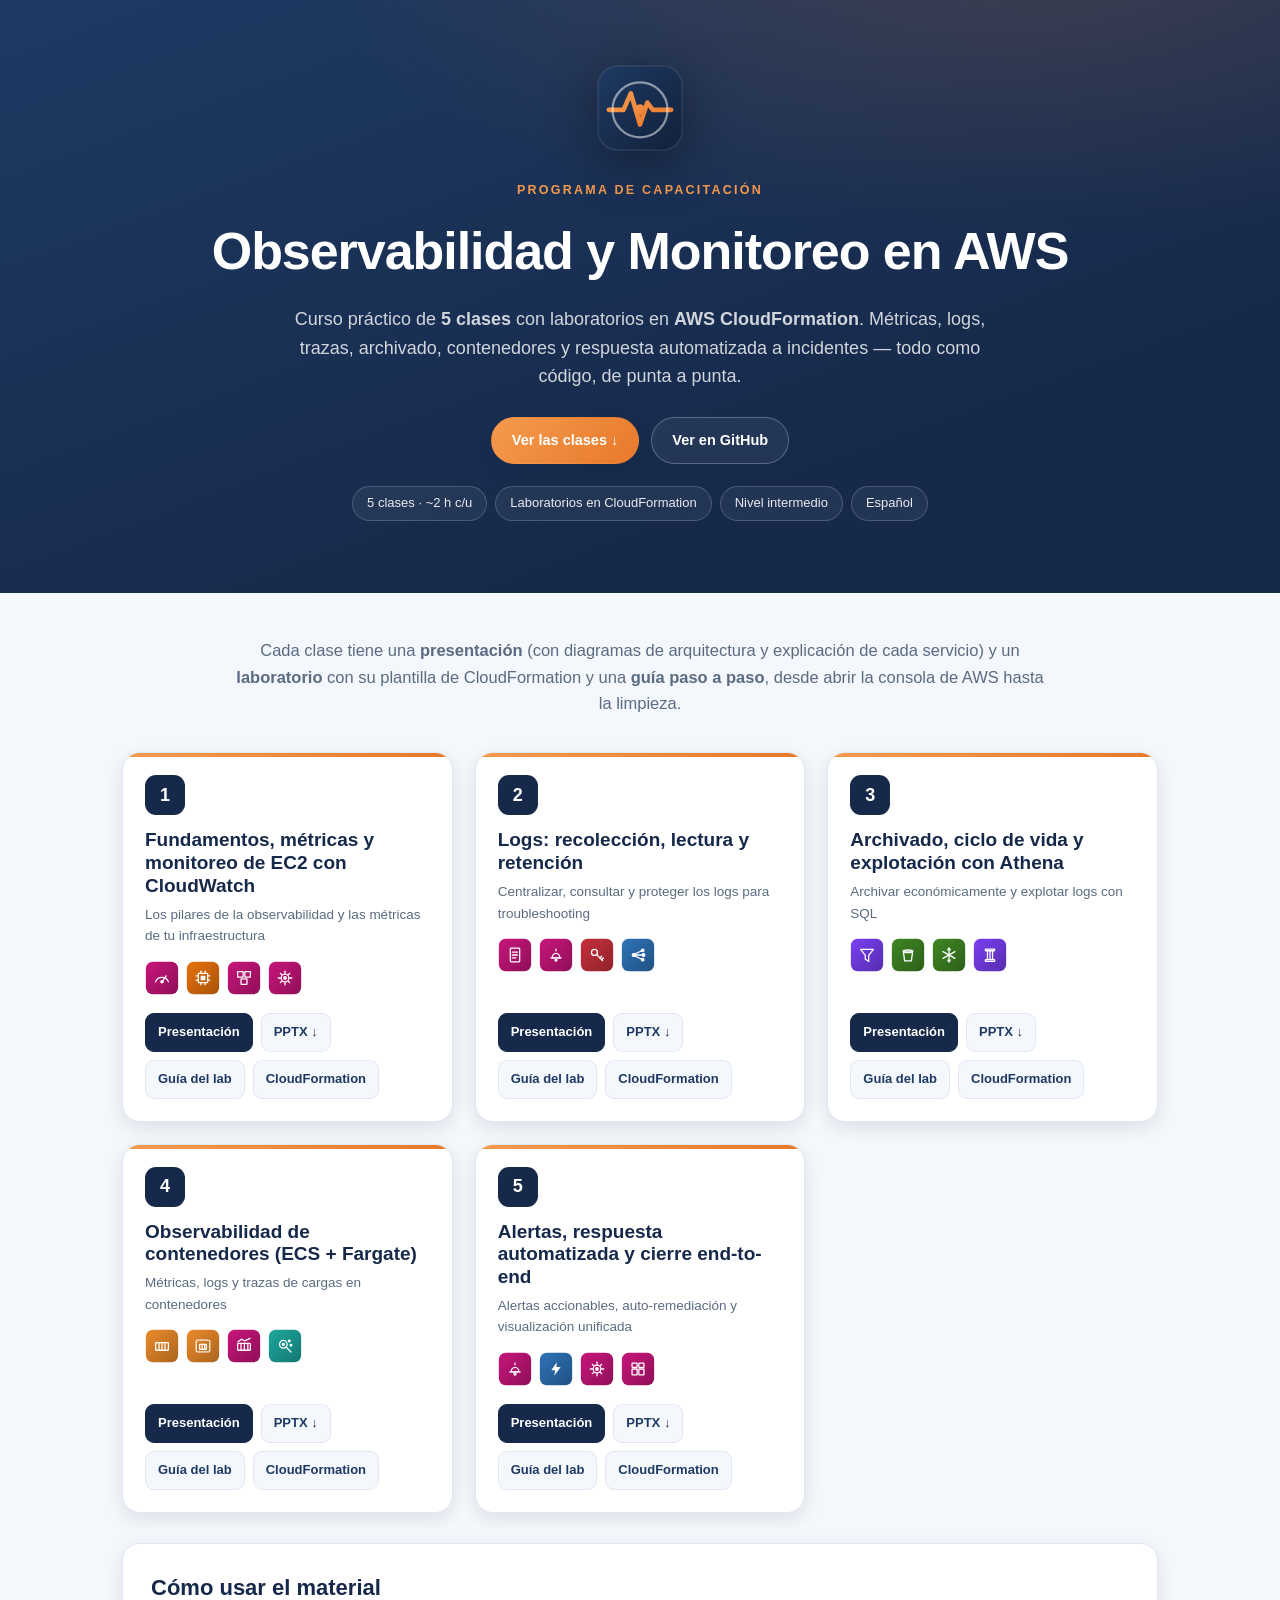
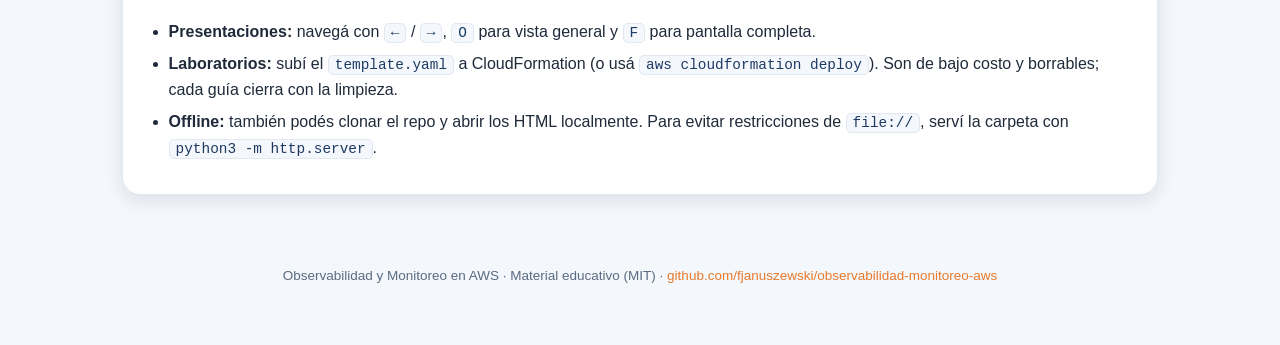
<file: index.html>
<!doctype html>
<html lang="es">
<head>
  <meta charset="utf-8">
  <meta name="viewport" content="width=device-width, initial-scale=1">
  <title>Observabilidad y Monitoreo en AWS — Curso práctico</title>
  <meta name="description" content="Curso práctico de 5 clases con presentaciones y laboratorios en AWS CloudFormation.">
  <link rel="icon" href="assets/img/logo-curso.svg">
  <style>
    :root{
      --navy:#16294a;--navy-2:#1e3a63;--orange:#e8792b;--orange-2:#f59a4d;
      --ink:#1f2a3a;--muted:#5a6b82;--paper:#fff;--paper-2:#f4f7fb;--line:#e2e8f2;
      --font:-apple-system,BlinkMacSystemFont,"Segoe UI",Roboto,Helvetica,Arial,sans-serif;
      --shadow:0 18px 48px rgba(16,32,60,.16);--shadow-sm:0 6px 18px rgba(16,32,60,.10);
    }
    *{box-sizing:border-box}
    body{margin:0;font-family:var(--font);color:var(--ink);background:var(--paper-2);-webkit-font-smoothing:antialiased;line-height:1.6}
    a{color:var(--orange);text-decoration:none}

    .hero{
      background:radial-gradient(1200px 500px at 80% -10%,rgba(232,121,43,.18),transparent 60%),linear-gradient(160deg,var(--navy-2),var(--navy) 72%);
      color:#fff;padding:64px 24px 72px;text-align:center;
    }
    .hero img{width:88px;height:88px;filter:drop-shadow(0 10px 26px rgba(0,0,0,.4));margin-bottom:20px}
    .hero .eyebrow{text-transform:uppercase;letter-spacing:.18em;font-weight:700;font-size:12.5px;color:var(--orange-2);margin-bottom:10px}
    .hero h1{margin:0 0 12px;font-size:clamp(30px,5vw,52px);letter-spacing:-.02em}
    .hero p{max-width:720px;margin:0 auto;color:rgba(255,255,255,.8);font-size:clamp(15px,1.8vw,18px)}
    .hero .cta{margin-top:26px;display:flex;gap:12px;justify-content:center;flex-wrap:wrap}
    .btn{display:inline-flex;align-items:center;gap:8px;border-radius:999px;padding:11px 20px;font-weight:700;font-size:14.5px;border:1px solid transparent}
    .btn-primary{background:linear-gradient(135deg,var(--orange-2),var(--orange));color:#fff;box-shadow:var(--shadow-sm)}
    .btn-ghost{border-color:rgba(255,255,255,.25);color:#fff;background:rgba(255,255,255,.06)}
    .badges{margin-top:22px;display:flex;gap:8px;justify-content:center;flex-wrap:wrap}
    .badge{border:1px solid rgba(255,255,255,.18);background:rgba(255,255,255,.06);color:rgba(255,255,255,.9);border-radius:999px;padding:6px 14px;font-size:13px}

    .wrap{max-width:1080px;margin:0 auto;padding:0 22px}
    .intro{margin:44px auto 8px;max-width:820px;text-align:center;color:var(--muted);font-size:16.5px}

    .grid{display:grid;grid-template-columns:repeat(auto-fill,minmax(320px,1fr));gap:22px;margin:36px 0 10px}
    .card{background:var(--paper);border:1px solid var(--line);border-radius:18px;padding:22px;box-shadow:var(--shadow-sm);display:flex;flex-direction:column;position:relative;overflow:hidden}
    .card::before{content:"";position:absolute;top:0;left:0;right:0;height:4px;background:linear-gradient(90deg,var(--orange-2),var(--orange))}
    .card .num{width:40px;height:40px;border-radius:11px;background:var(--navy);color:#fff;font-weight:800;font-size:18px;display:grid;place-items:center;margin-bottom:14px}
    .card h3{margin:0 0 6px;color:var(--navy);font-size:19px;line-height:1.2}
    .card .sub{color:var(--muted);font-size:13.5px;margin-bottom:14px}
    .icons{display:flex;gap:7px;flex-wrap:wrap;margin-bottom:18px}
    .icons img{width:34px;height:34px}
    .card .links{margin-top:auto;display:flex;gap:8px;flex-wrap:wrap}
    .lnk{font-size:13px;font-weight:700;border:1px solid var(--line);border-radius:9px;padding:8px 12px;color:var(--navy-2);background:var(--paper-2)}
    .lnk:hover{border-color:var(--orange);color:var(--orange)}
    .lnk-primary{background:var(--navy);color:#fff;border-color:var(--navy)}
    .lnk-primary:hover{background:var(--navy-2);color:#fff}

    .how{background:var(--paper);border:1px solid var(--line);border-radius:18px;padding:26px 28px;margin:30px 0;box-shadow:var(--shadow-sm)}
    .how h2{margin:0 0 14px;color:var(--navy);font-size:22px}
    .how ul{margin:0;padding-left:1.1em}
    .how li{margin:.4em 0}
    .how code{background:var(--paper-2);border:1px solid var(--line);border-radius:5px;padding:1px 6px;font-family:ui-monospace,Menlo,Consolas,monospace;font-size:.9em;color:var(--navy-2)}

    footer{text-align:center;color:var(--muted);font-size:13.5px;padding:40px 22px 60px}
  </style>
</head>
<body>

  <header class="hero">
    <img src="assets/img/logo-curso.svg" alt="">
    <div class="eyebrow">Programa de capacitación</div>
    <h1>Observabilidad y Monitoreo en AWS</h1>
    <p>Curso práctico de <strong>5 clases</strong> con laboratorios en <strong>AWS CloudFormation</strong>. Métricas, logs, trazas, archivado, contenedores y respuesta automatizada a incidentes — todo como código, de punta a punta.</p>
    <div class="cta">
      <a class="btn btn-primary" href="#clases">Ver las clases ↓</a>
      <a class="btn btn-ghost" href="https://github.com/fjanuszewski/observabilidad-monitoreo-aws" target="_blank" rel="noopener">Ver en GitHub</a>
    </div>
    <div class="badges">
      <span class="badge">5 clases · ~2 h c/u</span>
      <span class="badge">Laboratorios en CloudFormation</span>
      <span class="badge">Nivel intermedio</span>
      <span class="badge">Español</span>
    </div>
  </header>

  <main class="wrap">
    <p class="intro">Cada clase tiene una <strong>presentación</strong> (con diagramas de arquitectura y explicación de cada servicio) y un <strong>laboratorio</strong> con su plantilla de CloudFormation y una <strong>guía paso a paso</strong>, desde abrir la consola de AWS hasta la limpieza.</p>

    <section class="grid" id="clases">

      <article class="card">
        <div class="num">1</div>
        <h3>Fundamentos, métricas y monitoreo de EC2 con CloudWatch</h3>
        <div class="sub">Los pilares de la observabilidad y las métricas de tu infraestructura</div>
        <div class="icons">
          <img src="assets/img/services/cloudwatch.svg" alt="CloudWatch" title="CloudWatch">
          <img src="assets/img/services/ec2.svg" alt="EC2" title="EC2">
          <img src="assets/img/services/cloudformation.svg" alt="CloudFormation" title="CloudFormation">
          <img src="assets/img/services/systems-manager.svg" alt="Systems Manager" title="Systems Manager">
        </div>
        <div class="links">
          <a class="lnk lnk-primary" href="clase-1-fundamentos-metricas-cloudwatch/presentacion/index.html">Presentación</a>
          <a class="lnk" href="clase-1-fundamentos-metricas-cloudwatch/presentacion/Observabilidad-AWS-Clase-1.pptx" download>PPTX &#8595;</a>
          <a class="lnk" href="clase-1-fundamentos-metricas-cloudwatch/laboratorio/guia.html">Guía del lab</a>
          <a class="lnk" href="https://github.com/fjanuszewski/observabilidad-monitoreo-aws/blob/main/clase-1-fundamentos-metricas-cloudwatch/laboratorio/template.yaml" target="_blank" rel="noopener">CloudFormation</a>
        </div>
      </article>

      <article class="card">
        <div class="num">2</div>
        <h3>Logs: recolección, lectura y retención</h3>
        <div class="sub">Centralizar, consultar y proteger los logs para troubleshooting</div>
        <div class="icons">
          <img src="assets/img/services/cloudwatch-logs.svg" alt="CloudWatch Logs" title="CloudWatch Logs">
          <img src="assets/img/services/cloudwatch-alarms.svg" alt="Alarmas" title="Alarmas">
          <img src="assets/img/services/kms.svg" alt="KMS" title="KMS">
          <img src="assets/img/services/sns.svg" alt="SNS" title="SNS">
        </div>
        <div class="links">
          <a class="lnk lnk-primary" href="clase-2-logs-recoleccion-retencion/presentacion/index.html">Presentación</a>
          <a class="lnk" href="clase-2-logs-recoleccion-retencion/presentacion/Observabilidad-AWS-Clase-2.pptx" download>PPTX &#8595;</a>
          <a class="lnk" href="clase-2-logs-recoleccion-retencion/laboratorio/guia.html">Guía del lab</a>
          <a class="lnk" href="https://github.com/fjanuszewski/observabilidad-monitoreo-aws/blob/main/clase-2-logs-recoleccion-retencion/laboratorio/template.yaml" target="_blank" rel="noopener">CloudFormation</a>
        </div>
      </article>

      <article class="card">
        <div class="num">3</div>
        <h3>Archivado, ciclo de vida y explotación con Athena</h3>
        <div class="sub">Archivar económicamente y explotar logs con SQL</div>
        <div class="icons">
          <img src="assets/img/services/firehose.svg" alt="Data Firehose" title="Data Firehose">
          <img src="assets/img/services/s3.svg" alt="S3" title="S3">
          <img src="assets/img/services/glacier.svg" alt="Glacier" title="Glacier">
          <img src="assets/img/services/athena.svg" alt="Athena" title="Athena">
        </div>
        <div class="links">
          <a class="lnk lnk-primary" href="clase-3-archivado-lifecycle-athena/presentacion/index.html">Presentación</a>
          <a class="lnk" href="clase-3-archivado-lifecycle-athena/presentacion/Observabilidad-AWS-Clase-3.pptx" download>PPTX &#8595;</a>
          <a class="lnk" href="clase-3-archivado-lifecycle-athena/laboratorio/guia.html">Guía del lab</a>
          <a class="lnk" href="https://github.com/fjanuszewski/observabilidad-monitoreo-aws/blob/main/clase-3-archivado-lifecycle-athena/laboratorio/template.yaml" target="_blank" rel="noopener">CloudFormation</a>
        </div>
      </article>

      <article class="card">
        <div class="num">4</div>
        <h3>Observabilidad de contenedores (ECS + Fargate)</h3>
        <div class="sub">Métricas, logs y trazas de cargas en contenedores</div>
        <div class="icons">
          <img src="assets/img/services/ecs.svg" alt="ECS" title="ECS">
          <img src="assets/img/services/fargate.svg" alt="Fargate" title="Fargate">
          <img src="assets/img/services/container-insights.svg" alt="Container Insights" title="Container Insights">
          <img src="assets/img/services/xray.svg" alt="X-Ray" title="X-Ray">
        </div>
        <div class="links">
          <a class="lnk lnk-primary" href="clase-4-observabilidad-contenedores-ecs-fargate/presentacion/index.html">Presentación</a>
          <a class="lnk" href="clase-4-observabilidad-contenedores-ecs-fargate/presentacion/Observabilidad-AWS-Clase-4.pptx" download>PPTX &#8595;</a>
          <a class="lnk" href="clase-4-observabilidad-contenedores-ecs-fargate/laboratorio/guia.html">Guía del lab</a>
          <a class="lnk" href="https://github.com/fjanuszewski/observabilidad-monitoreo-aws/blob/main/clase-4-observabilidad-contenedores-ecs-fargate/laboratorio/template.yaml" target="_blank" rel="noopener">CloudFormation</a>
        </div>
      </article>

      <article class="card">
        <div class="num">5</div>
        <h3>Alertas, respuesta automatizada y cierre end-to-end</h3>
        <div class="sub">Alertas accionables, auto-remediación y visualización unificada</div>
        <div class="icons">
          <img src="assets/img/services/cloudwatch-alarms.svg" alt="Alarmas" title="Alarmas">
          <img src="assets/img/services/eventbridge.svg" alt="EventBridge" title="EventBridge">
          <img src="assets/img/services/systems-manager.svg" alt="Systems Manager" title="Systems Manager">
          <img src="assets/img/services/cloudwatch-dashboards.svg" alt="Dashboards" title="Dashboards">
        </div>
        <div class="links">
          <a class="lnk lnk-primary" href="clase-5-alertas-respuesta-automatizada/presentacion/index.html">Presentación</a>
          <a class="lnk" href="clase-5-alertas-respuesta-automatizada/presentacion/Observabilidad-AWS-Clase-5.pptx" download>PPTX &#8595;</a>
          <a class="lnk" href="clase-5-alertas-respuesta-automatizada/laboratorio/guia.html">Guía del lab</a>
          <a class="lnk" href="https://github.com/fjanuszewski/observabilidad-monitoreo-aws/blob/main/clase-5-alertas-respuesta-automatizada/laboratorio/template.yaml" target="_blank" rel="noopener">CloudFormation</a>
        </div>
      </article>

    </section>

    <section class="how">
      <h2>Cómo usar el material</h2>
      <ul>
        <li><strong>Presentaciones:</strong> navegá con <code>←</code> / <code>→</code>, <code>O</code> para vista general y <code>F</code> para pantalla completa.</li>
        <li><strong>Laboratorios:</strong> subí el <code>template.yaml</code> a CloudFormation (o usá <code>aws cloudformation deploy</code>). Son de bajo costo y borrables; cada guía cierra con la limpieza.</li>
        <li><strong>Offline:</strong> también podés clonar el repo y abrir los HTML localmente. Para evitar restricciones de <code>file://</code>, serví la carpeta con <code>python3 -m http.server</code>.</li>
      </ul>
    </section>
  </main>

  <footer>
    Observabilidad y Monitoreo en AWS · Material educativo (MIT) ·
    <a href="https://github.com/fjanuszewski/observabilidad-monitoreo-aws" target="_blank" rel="noopener">github.com/fjanuszewski/observabilidad-monitoreo-aws</a>
  </footer>

</body>
</html>
</file>
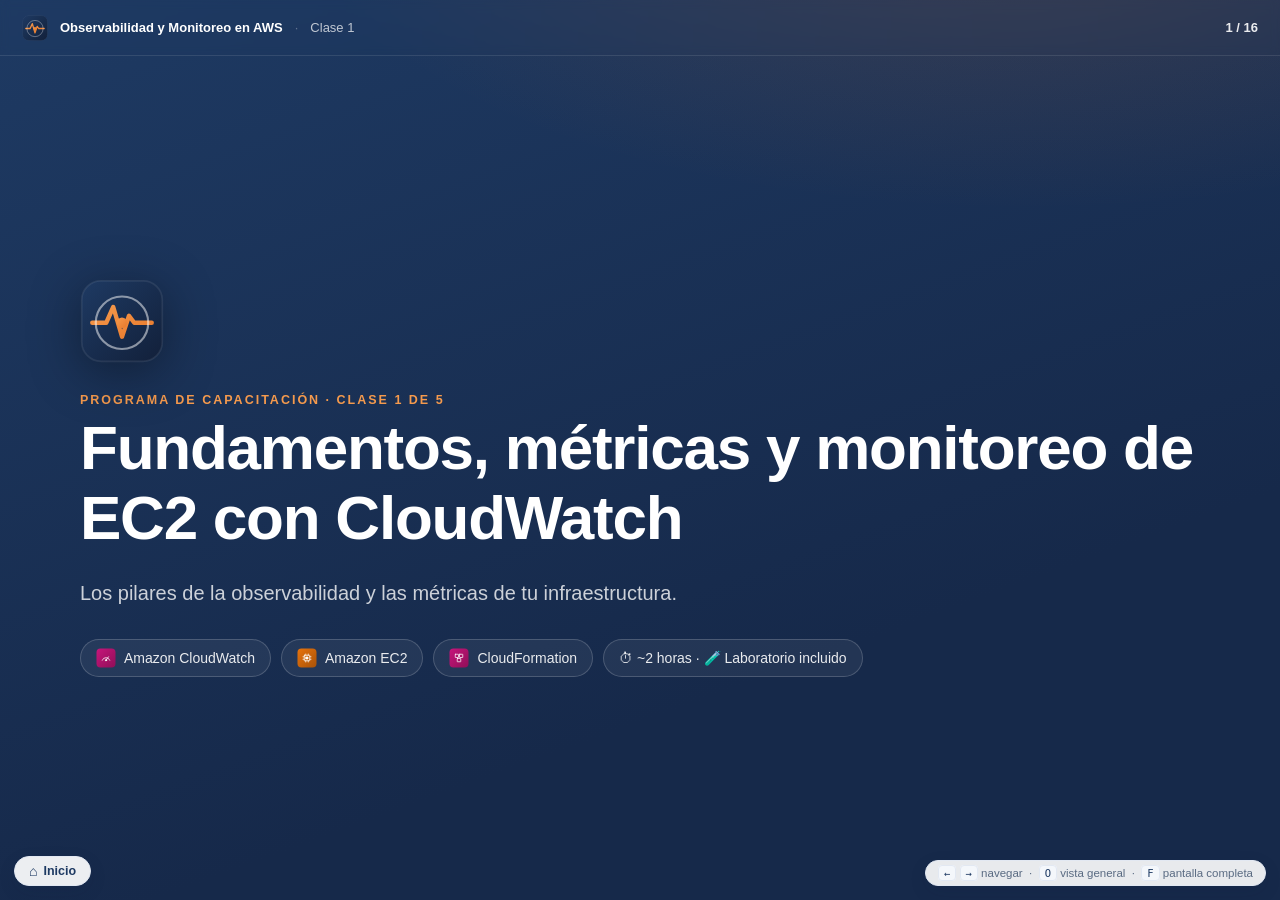
<file: clase-1-fundamentos-metricas-cloudwatch/presentacion/index.html>
<!doctype html>
<html lang="es">
<head>
  <meta charset="utf-8">
  <meta name="viewport" content="width=device-width, initial-scale=1">
  <title>Clase 1 — Fundamentos, métricas y monitoreo de EC2 con CloudWatch</title>
  <link rel="stylesheet" href="../../assets/css/slides.css">
  <link rel="icon" href="../../assets/img/logo-curso.svg">
</head>
<body>
<div class="deck">

  <!-- ============ 1. PORTADA ============ -->
  <section class="slide slide--title">
    <header class="slide-top">
      <img src="../../assets/img/logo-curso.svg" alt="">
      <span class="st-course">Observabilidad y Monitoreo en AWS</span>
      <span class="st-sep">·</span>
      <span class="st-class">Clase 1</span>
    </header>
    <div class="slide-inner">
      <img class="title-logo" src="../../assets/img/logo-curso.svg" alt="">
      <div class="eyebrow">Programa de capacitación · Clase 1 de 5</div>
      <h1>Fundamentos, métricas y monitoreo de EC2 con CloudWatch</h1>
      <p class="lead">Los pilares de la observabilidad y las métricas de tu infraestructura.</p>
      <div class="title-meta">
        <span class="title-chip"><img src="../../assets/img/services/cloudwatch.svg" alt="">Amazon CloudWatch</span>
        <span class="title-chip"><img src="../../assets/img/services/ec2.svg" alt="">Amazon EC2</span>
        <span class="title-chip"><img src="../../assets/img/services/cloudformation.svg" alt="">CloudFormation</span>
        <span class="title-chip">⏱ ~2 horas · 🧪 Laboratorio incluido</span>
      </div>
    </div>
  </section>

  <!-- ============ 2. OBJETIVOS ============ -->
  <section class="slide">
    <header class="slide-top">
      <img src="../../assets/img/logo-curso.svg" alt="">
      <span class="st-course">Observabilidad y Monitoreo en AWS</span>
      <span class="st-sep">·</span><span class="st-class">Clase 1</span>
    </header>
    <div class="slide-inner">
      <div class="eyebrow">Objetivos</div>
      <h2>Qué vas a lograr en esta clase</h2>
      <ul class="checklist">
        <li>Comprender los pilares de la observabilidad y cómo se aplican en AWS.</li>
        <li>Recolectar, publicar y consultar métricas con Amazon CloudWatch.</li>
        <li>Instrumentar una instancia EC2 con el agente unificado de CloudWatch.</li>
        <li>Desplegar la base del entorno con CloudFormation, como infraestructura-como-código.</li>
      </ul>
    </div>
  </section>

  <!-- ============ 3. DIVISOR MÓDULO 1 ============ -->
  <section class="slide slide--section">
    <header class="slide-top">
      <img src="../../assets/img/logo-curso.svg" alt="">
      <span class="st-course">Observabilidad y Monitoreo en AWS</span>
      <span class="st-sep">·</span><span class="st-class">Clase 1</span>
    </header>
    <div class="slide-inner">
      <div class="sec-index">MÓDULO 1</div>
      <h2>Fundamentos de observabilidad y monitoreo</h2>
      <p>De qué hablamos cuando hablamos de observar un sistema: pilares, señales y objetivos de nivel de servicio.</p>
    </div>
  </section>

  <!-- ============ 4. MONITOREO VS OBSERVABILIDAD + PILARES ============ -->
  <section class="slide">
    <header class="slide-top">
      <img src="../../assets/img/logo-curso.svg" alt="">
      <span class="st-course">Observabilidad y Monitoreo en AWS</span>
      <span class="st-sep">·</span><span class="st-class">Clase 1</span>
    </header>
    <div class="slide-inner">
      <div class="eyebrow">Módulo 1 · Conceptos base</div>
      <h2>Monitoreo, observabilidad y sus pilares</h2>
      <div class="cols">
        <div>
          <p><strong>Monitoreo</strong> responde a preguntas que ya sabías hacer (¿está caído?, ¿pasó el umbral?). La <strong>observabilidad</strong> te permite explorar el sistema y responder preguntas nuevas que no anticipaste.</p>
          <h3>Los tres pilares (+ eventos)</h3>
          <ul>
            <li><strong>Métricas:</strong> valores numéricos agregados en el tiempo.</li>
            <li><strong>Logs:</strong> registros discretos de lo que ocurrió.</li>
            <li><strong>Trazas:</strong> el recorrido de una petición entre servicios.</li>
            <li><strong>Eventos:</strong> cambios de estado relevantes del sistema.</li>
          </ul>
        </div>
        <div class="card card--accent">
          <h3>🔭 El foco de esta clase</h3>
          <p>Arrancamos por el pilar de las <strong>métricas</strong>: cómo se generan, se publican y se consultan en AWS. Logs y trazas llegan en las clases siguientes.</p>
          <span class="pill pill--orange">Pilar: métricas</span>
        </div>
      </div>
    </div>
  </section>

  <!-- ============ 5. GOLDEN SIGNALS / RED-USE / SLO ============ -->
  <section class="slide">
    <header class="slide-top">
      <img src="../../assets/img/logo-curso.svg" alt="">
      <span class="st-course">Observabilidad y Monitoreo en AWS</span>
      <span class="st-sep">·</span><span class="st-class">Clase 1</span>
    </header>
    <div class="slide-inner">
      <div class="eyebrow">Módulo 1 · Qué medir</div>
      <h2>Señales, métodos y objetivos de servicio</h2>
      <div class="cards g3">
        <div class="card">
          <h3>Golden signals</h3>
          <p><strong>Latencia, tráfico, errores y saturación:</strong> las cuatro señales que resumen la salud de un servicio orientado a usuarios.</p>
        </div>
        <div class="card">
          <h3>RED &amp; USE</h3>
          <p><strong>RED</strong> (Rate, Errors, Duration) para servicios de peticiones; <strong>USE</strong> (Utilization, Saturation, Errors) para recursos como CPU o disco.</p>
        </div>
        <div class="card">
          <h3>SLI · SLO · Error budget</h3>
          <p>El <strong>SLI</strong> mide, el <strong>SLO</strong> fija la meta y el <strong>error budget</strong> es cuánto podés fallar sin romper el objetivo.</p>
        </div>
      </div>
      <div class="callout callout--info">
        <div class="callout-title">🧭 Idea clave</div>
        <p>Estos marcos deciden <em>qué</em> métricas valen la pena. CloudWatch es el <em>dónde</em> las recolectás y consultás.</p>
      </div>
    </div>
  </section>

  <!-- ============ 6. PANORAMA DE SERVICIOS AWS ============ -->
  <section class="slide">
    <header class="slide-top">
      <img src="../../assets/img/logo-curso.svg" alt="">
      <span class="st-course">Observabilidad y Monitoreo en AWS</span>
      <span class="st-sep">·</span><span class="st-class">Clase 1</span>
    </header>
    <div class="slide-inner">
      <div class="eyebrow">Módulo 1 · Panorama</div>
      <h2>Servicios que vas a usar</h2>
      <div class="svc-grid">
        <div class="svc-tile"><img src="../../assets/img/services/cloudwatch.svg" alt=""><span class="n">CloudWatch</span><span class="d">Métricas, logs y eventos</span></div>
        <div class="svc-tile"><img src="../../assets/img/services/ec2.svg" alt=""><span class="n">Amazon EC2</span><span class="d">Cómputo a monitorear</span></div>
        <div class="svc-tile"><img src="../../assets/img/services/cloudformation.svg" alt=""><span class="n">CloudFormation</span><span class="d">Infra como código</span></div>
        <div class="svc-tile"><img src="../../assets/img/services/systems-manager.svg" alt=""><span class="n">Systems Manager</span><span class="d">Config del agente y acceso</span></div>
        <div class="svc-tile"><img src="../../assets/img/services/vpc.svg" alt=""><span class="n">Amazon VPC</span><span class="d">Red del entorno</span></div>
        <div class="svc-tile"><img src="../../assets/img/services/iam.svg" alt=""><span class="n">AWS IAM</span><span class="d">Permisos sin credenciales</span></div>
      </div>
    </div>
  </section>

  <!-- ============ 7. DIVISOR MÓDULO 2 ============ -->
  <section class="slide slide--section">
    <header class="slide-top">
      <img src="../../assets/img/logo-curso.svg" alt="">
      <span class="st-course">Observabilidad y Monitoreo en AWS</span>
      <span class="st-sep">·</span><span class="st-class">Clase 1</span>
    </header>
    <div class="slide-inner">
      <div class="sec-index">MÓDULO 2</div>
      <h2>Métricas con Amazon CloudWatch</h2>
      <p>Cómo se organizan, se publican y se consultan las métricas en la plataforma central de observabilidad de AWS.</p>
    </div>
  </section>

  <!-- ============ 8. SERVICIO CLOUDWATCH ============ -->
  <section class="slide slide--service">
    <header class="slide-top">
      <img src="../../assets/img/logo-curso.svg" alt="">
      <span class="st-course">Observabilidad y Monitoreo en AWS</span>
      <span class="st-sep">·</span><span class="st-class">Clase 1</span>
    </header>
    <div class="slide-inner">
      <div class="service-hero">
        <img src="../../assets/img/services/cloudwatch.svg" alt="">
        <div>
          <span class="cat">Management &amp; Governance</span>
          <h2>Amazon CloudWatch</h2>
        </div>
      </div>
      <div class="cols">
        <div>
          <h3>Qué es</h3>
          <p>Servicio de observabilidad que recolecta métricas, logs y eventos de recursos y aplicaciones. Provee métricas nativas de AWS y permite publicar las tuyas, con alarmas, dashboards y consultas.</p>
          <h3>Conceptos clave</h3>
          <ul>
            <li><strong>Namespaces y dimensiones:</strong> namespace (<code>AWS/EC2</code>, <code>CWAgent</code>) + nombre + dimensiones (<code>InstanceId</code>) definen una métrica única.</li>
            <li><strong>Resolución y retención:</strong> estándar (1 min) vs alta (hasta 1 s); se conservan hasta 15 meses con granularidad decreciente.</li>
          </ul>
        </div>
        <div class="card card--accent">
          <h3>💡 En este curso</h3>
          <p>Es el destino de todas las métricas del lab: las del hipervisor de EC2 (<code>AWS/EC2</code>), las del SO que publica el agente (<code>CWAgent</code>) y la métrica personalizada.</p>
          <span class="pill pill--orange">Se usa en el lab</span>
        </div>
      </div>
    </div>
  </section>

  <!-- ============ 9. PUBLICAR Y CONSULTAR MÉTRICAS ============ -->
  <section class="slide">
    <header class="slide-top">
      <img src="../../assets/img/logo-curso.svg" alt="">
      <span class="st-course">Observabilidad y Monitoreo en AWS</span>
      <span class="st-sep">·</span><span class="st-class">Clase 1</span>
    </header>
    <div class="slide-inner">
      <div class="eyebrow">Módulo 2 · Publicar y consultar</div>
      <h2>De PutMetricData a Metrics Insights</h2>
      <div class="cols">
        <div>
          <ul>
            <li><strong>PutMetricData:</strong> API para publicar métricas personalizadas (valores, arrays o <code>StatisticSet</code>).</li>
            <li><strong>EMF:</strong> métricas embebidas en logs JSON que CloudWatch extrae, sin llamadas síncronas.</li>
            <li><strong>Metric math</strong> combina y transforma métricas; la <strong>detección de anomalías</strong> aprende una banda esperada.</li>
            <li><strong>Metrics Insights:</strong> consultas tipo SQL sobre tus métricas más recientes.</li>
          </ul>
          <div class="callout callout--tip">
            <div class="callout-title">Buena práctica</div>
            <p>Cuidá la cardinalidad: cada combinación de dimensiones es una métrica facturable. EMF ayuda a controlar el volumen.</p>
          </div>
        </div>
        <div>
          <div class="code">
            <pre><span class="c"># publicar una métrica personalizada</span>
aws cloudwatch put-metric-data \
  --namespace <span class="s">"Curso/Obs"</span> \
  --metric-name <span class="s">"TareasProcesadas"</span> \
  --dimensions <span class="s">InstanceId=i-0abc123</span> \
  --value <span class="s">1</span>

<span class="c"># consulta tipo SQL (Metrics Insights)</span>
<span class="k">SELECT</span> AVG(mem_used_percent)
<span class="k">FROM</span> <span class="s">"CWAgent"</span>
<span class="k">GROUP BY</span> InstanceId</pre>
          </div>
        </div>
      </div>
    </div>
  </section>

  <!-- ============ 10. DIVISOR MÓDULO 3 ============ -->
  <section class="slide slide--section">
    <header class="slide-top">
      <img src="../../assets/img/logo-curso.svg" alt="">
      <span class="st-course">Observabilidad y Monitoreo en AWS</span>
      <span class="st-sep">·</span><span class="st-class">Clase 1</span>
    </header>
    <div class="slide-inner">
      <div class="sec-index">MÓDULO 3</div>
      <h2>Monitoreo de EC2 con el agente de CloudWatch</h2>
      <p>El hipervisor no ve dentro del sistema operativo. El agente unificado sí: memoria, disco, procesos y logs.</p>
    </div>
  </section>

  <!-- ============ 11. SERVICIO EC2 + AGENTE ============ -->
  <section class="slide slide--service">
    <header class="slide-top">
      <img src="../../assets/img/logo-curso.svg" alt="">
      <span class="st-course">Observabilidad y Monitoreo en AWS</span>
      <span class="st-sep">·</span><span class="st-class">Clase 1</span>
    </header>
    <div class="slide-inner">
      <div class="service-hero">
        <img src="../../assets/img/services/ec2.svg" alt="">
        <div>
          <span class="cat">Compute</span>
          <h2>Amazon EC2 y el agente unificado</h2>
        </div>
      </div>
      <div class="cols">
        <div>
          <h3>Qué es</h3>
          <p>EC2 provee instancias de cómputo y publica métricas del <strong>hipervisor</strong> sin agente. Pero no ve lo que pasa dentro del SO invitado.</p>
          <h3>Conceptos clave</h3>
          <ul>
            <li><strong>Sin agente:</strong> <code>CPUUtilization</code>, <code>NetworkIn/Out</code>, <code>StatusCheckFailed</code> en <code>AWS/EC2</code>.</li>
            <li><strong>El hipervisor no ve</strong> memoria usada, uso de disco por filesystem ni procesos: eso requiere el agente corriendo dentro.</li>
            <li><strong>UserData</strong> instala y configura el agente en el primer arranque.</li>
          </ul>
        </div>
        <div class="card card--accent">
          <h3>💡 En este curso</h3>
          <p>Una <code>t3.micro</code> es el host monitoreado. Su UserData instala el agente, que lee su config desde SSM y publica <code>mem_used_percent</code> y <code>disk_used_percent</code> en <code>CWAgent</code>.</p>
          <span class="pill pill--orange">Se usa en el lab</span>
        </div>
      </div>
    </div>
  </section>

  <!-- ============ 12. HIPERVISOR VS SO + SSM ============ -->
  <section class="slide">
    <header class="slide-top">
      <img src="../../assets/img/logo-curso.svg" alt="">
      <span class="st-course">Observabilidad y Monitoreo en AWS</span>
      <span class="st-sep">·</span><span class="st-class">Clase 1</span>
    </header>
    <div class="slide-inner">
      <div class="eyebrow">Módulo 3 · Config y despliegue</div>
      <h2>Config versionada y acceso sin SSH</h2>
      <div class="cols">
        <div>
          <div class="svc"><img src="../../assets/img/services/systems-manager.svg" alt="">AWS Systems Manager</div>
          <ul>
            <li><strong>Parameter Store</strong> guarda la config JSON del agente de forma versionada; la instancia la recupera al arrancar.</li>
            <li><strong>Session Manager</strong> te da shell a la instancia sin SSH, sin puertos abiertos ni bastión.</li>
            <li><strong>Run Command</strong> despliega el agente a escala en flotas de instancias.</li>
          </ul>
        </div>
        <div>
          <div class="svc"><img src="../../assets/img/services/iam.svg" alt="">AWS IAM</div>
          <ul>
            <li>El agente accede a AWS mediante un <strong>instance profile</strong>, sin credenciales estáticas.</li>
            <li><code>CloudWatchAgentServerPolicy</code> habilita <code>PutMetricData</code> y leer la config en SSM.</li>
            <li><code>AmazonSSMManagedInstanceCore</code> habilita Session Manager.</li>
          </ul>
        </div>
      </div>
      <div class="callout callout--warn">
        <div class="callout-title">⚠️ Error frecuente</div>
        <p>Si buscás <code>mem_used_percent</code> en <code>AWS/EC2</code> no aparece: vive en <code>CWAgent</code> y solo existe si el agente está corriendo y configurado.</p>
      </div>
    </div>
  </section>

  <!-- ============ 13. DIVISOR MÓDULO 4 + CLOUDFORMATION ============ -->
  <section class="slide slide--service">
    <header class="slide-top">
      <img src="../../assets/img/logo-curso.svg" alt="">
      <span class="st-course">Observabilidad y Monitoreo en AWS</span>
      <span class="st-sep">·</span><span class="st-class">Clase 1</span>
    </header>
    <div class="slide-inner">
      <div class="service-hero">
        <img src="../../assets/img/services/cloudformation.svg" alt="">
        <div>
          <span class="cat">Módulo 4 · Infraestructura como código</span>
          <h2>AWS CloudFormation</h2>
        </div>
      </div>
      <div class="cols">
        <div>
          <h3>Anatomía de una plantilla</h3>
          <ul>
            <li><strong>Parameters:</strong> entradas configurables del stack.</li>
            <li><strong>Resources:</strong> la única sección obligatoria; declara qué crear.</li>
            <li><strong>Outputs:</strong> valores exportables (IDs, endpoints, comandos).</li>
            <li><strong>Funciones intrínsecas:</strong> <code>!Ref</code>, <code>!GetAtt</code>, <code>!Sub</code> componen valores entre recursos.</li>
          </ul>
        </div>
        <div class="card card--accent">
          <h3>💡 Por qué como código</h3>
          <p>Definir la observabilidad como código (VPC, EC2, IAM, config del agente) da entornos reproducibles, versionables y auditables. Un <strong>change set</strong> previsualiza los cambios.</p>
          <span class="pill pill--orange">Despliega todo el lab</span>
        </div>
      </div>
    </div>
  </section>

  <!-- ============ 14. DIAGRAMA DE ARQUITECTURA DEL LAB ============ -->
  <section class="slide">
    <header class="slide-top">
      <img src="../../assets/img/logo-curso.svg" alt="">
      <span class="st-course">Observabilidad y Monitoreo en AWS</span>
      <span class="st-sep">·</span><span class="st-class">Clase 1</span>
    </header>
    <div class="slide-inner">
      <div class="eyebrow">Arquitectura del laboratorio</div>
      <h2>Cómo fluyen las métricas</h2>
      <div class="arch">
        <div class="flow">
          <div class="node"><img src="../../assets/img/services/cloudformation.svg" alt=""><span class="lbl">CloudFormation</span><span class="sub">despliega el stack</span></div>
          <span class="arrow">→</span>
          <div class="node"><img src="../../assets/img/services/vpc.svg" alt=""><span class="lbl">VPC + subred</span><span class="sub">IGW · salida</span></div>
          <span class="arrow">→</span>
          <div class="node"><img src="../../assets/img/services/systems-manager.svg" alt=""><span class="lbl">SSM Param Store</span><span class="sub">config del agente</span></div>
          <span class="arrow">→</span>
          <div class="node"><img src="../../assets/img/services/ec2.svg" alt=""><span class="lbl">EC2 + Agent</span><span class="sub">UserData</span></div>
        </div>
        <div class="flow" style="margin-top:14px">
          <div class="node"><img src="../../assets/img/services/ec2.svg" alt=""><span class="lbl">EC2 (hipervisor)</span><span class="sub">CPUUtilization</span></div>
          <span class="arrow">→</span>
          <div class="node"><img src="../../assets/img/services/cloudwatch.svg" alt=""><span class="lbl">CloudWatch</span><span class="sub">AWS/EC2 · CWAgent · custom</span></div>
          <span class="arrow">←</span>
          <div class="node"><img src="../../assets/img/services/ec2.svg" alt=""><span class="lbl">Agent + custom</span><span class="sub">mem · disk · PutMetricData</span></div>
        </div>
        <p class="arch-caption">Dos rutas de métricas hacia CloudWatch: hipervisor (sin agente) y sistema operativo (con agente), más la métrica personalizada por PutMetricData.</p>
      </div>
    </div>
  </section>

  <!-- ============ 15. SLIDE DE LABORATORIO ============ -->
  <section class="slide">
    <header class="slide-top">
      <img src="../../assets/img/logo-curso.svg" alt="">
      <span class="st-course">Observabilidad y Monitoreo en AWS</span>
      <span class="st-sep">·</span><span class="st-class">Clase 1</span>
    </header>
    <div class="slide-inner">
      <div class="eyebrow">Manos a la obra</div>
      <h2>Laboratorio de la clase</h2>
      <div class="callout callout--lab">
        <div class="callout-title">🧪 Qué vas a construir</div>
        <p>Con una sola plantilla de CloudFormation desplegás una VPC con subred pública e Internet Gateway, una EC2 <code>t3.micro</code> con el CloudWatch agent instalado por UserData y su config en SSM Parameter Store, publicando métricas del SO y una métrica personalizada con <code>PutMetricData</code>.</p>
      </div>
      <div class="cards g3">
        <div class="card"><h3>1 · Desplegar</h3><p>Crear el stack; el agente lee su config desde SSM y arranca.</p></div>
        <div class="card"><h3>2 · Verificar</h3><p>Comparar en CloudWatch las métricas del SO (<code>CWAgent</code>) con las del hipervisor (<code>AWS/EC2</code>).</p></div>
        <div class="card"><h3>3 · Troubleshooting</h3><p>Con Session Manager, detener el agente y diagnosticar por qué dejan de llegar las métricas del SO.</p></div>
      </div>
      <p class="muted" style="margin-top:16px">Guía paso a paso: <code>laboratorio/guia.html</code> · Plantilla: <code>laboratorio/template.yaml</code></p>
    </div>
  </section>

  <!-- ============ 16. CIERRE ============ -->
  <section class="slide slide--section">
    <header class="slide-top">
      <img src="../../assets/img/logo-curso.svg" alt="">
      <span class="st-course">Observabilidad y Monitoreo en AWS</span>
      <span class="st-sep">·</span><span class="st-class">Clase 1</span>
    </header>
    <div class="slide-inner">
      <div class="sec-index">RESUMEN</div>
      <h2>Lo que te llevás</h2>
      <ul>
        <li>La observabilidad se apoya en tres pilares (métricas, logs, trazas) y se guía con golden signals, RED/USE y SLOs.</li>
        <li>CloudWatch organiza métricas por namespace y dimensiones; las publicás con PutMetricData o EMF y las consultás con Metrics Insights.</li>
        <li>El hipervisor de EC2 no ve dentro del SO: el agente unificado aporta memoria, disco y logs, con su config versionada en SSM.</li>
        <li>Próximo paso: hacer el laboratorio y pasar a la Clase 2 (logs: recolección y retención).</li>
      </ul>
    </div>
  </section>

</div>
<script src="../../assets/js/slides.js"></script>
</body>
</html>
</file>
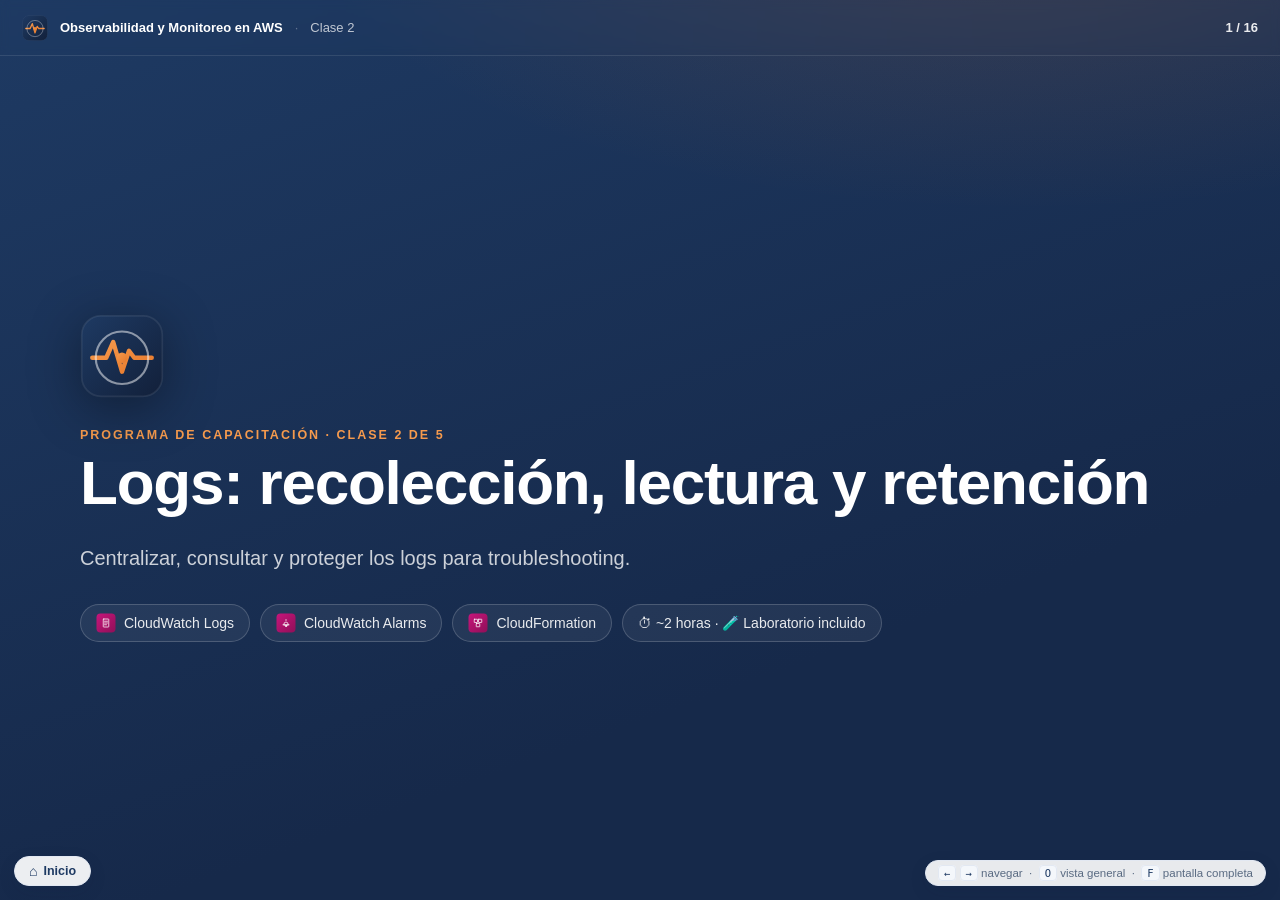
<file: clase-2-logs-recoleccion-retencion/presentacion/index.html>
<!doctype html>
<html lang="es">
<head>
  <meta charset="utf-8">
  <meta name="viewport" content="width=device-width, initial-scale=1">
  <title>Clase 2 · Logs: recolección, lectura y retención — Observabilidad y Monitoreo en AWS</title>
  <link rel="stylesheet" href="../../assets/css/slides.css">
  <link rel="icon" href="../../assets/img/logo-curso.svg">
</head>
<body>
<div class="deck">

  <!-- ============ 1. PORTADA ============ -->
  <section class="slide slide--title">
    <header class="slide-top">
      <img src="../../assets/img/logo-curso.svg" alt="">
      <span class="st-course">Observabilidad y Monitoreo en AWS</span>
      <span class="st-sep">·</span>
      <span class="st-class">Clase 2</span>
    </header>
    <div class="slide-inner">
      <img class="title-logo" src="../../assets/img/logo-curso.svg" alt="">
      <div class="eyebrow">Programa de capacitación · Clase 2 de 5</div>
      <h1>Logs: recolección, lectura y retención</h1>
      <p class="lead">Centralizar, consultar y proteger los logs para troubleshooting.</p>
      <div class="title-meta">
        <span class="title-chip"><img src="../../assets/img/services/cloudwatch-logs.svg" alt="">CloudWatch Logs</span>
        <span class="title-chip"><img src="../../assets/img/services/cloudwatch-alarms.svg" alt="">CloudWatch Alarms</span>
        <span class="title-chip"><img src="../../assets/img/services/cloudformation.svg" alt="">CloudFormation</span>
        <span class="title-chip">⏱ ~2 horas · 🧪 Laboratorio incluido</span>
      </div>
    </div>
  </section>

  <!-- ============ 2. OBJETIVOS ============ -->
  <section class="slide">
    <header class="slide-top">
      <img src="../../assets/img/logo-curso.svg" alt="">
      <span class="st-course">Observabilidad y Monitoreo en AWS</span>
      <span class="st-sep">·</span><span class="st-class">Clase 2</span>
    </header>
    <div class="slide-inner">
      <div class="eyebrow">Objetivos</div>
      <h2>Qué vas a lograr en esta clase</h2>
      <ul class="checklist">
        <li>Centralizar los logs de tus aplicaciones y servicios en Amazon CloudWatch Logs.</li>
        <li>Consultar y analizar logs para tareas de troubleshooting con Logs Insights y Live Tail.</li>
        <li>Generar métricas y alarmas a partir de patrones en los logs.</li>
        <li>Gestionar la retención (rotación) y proteger datos sensibles con enmascaramiento y KMS.</li>
        <li>Declarar todo el pipeline de logs como código en CloudFormation.</li>
      </ul>
    </div>
  </section>

  <!-- ============ 3. MÓDULO 1 — DIVISOR ============ -->
  <section class="slide slide--section">
    <header class="slide-top">
      <img src="../../assets/img/logo-curso.svg" alt="">
      <span class="st-course">Observabilidad y Monitoreo en AWS</span>
      <span class="st-sep">·</span><span class="st-class">Clase 2</span>
    </header>
    <div class="slide-inner">
      <div class="sec-index">MÓDULO 1</div>
      <h2>Amazon CloudWatch Logs: conceptos y recolección</h2>
      <p>La jerarquía de los logs, de dónde llegan y cómo elegir la clase de log para optimizar costos.</p>
    </div>
  </section>

  <!-- ============ 4. SERVICIO — CLOUDWATCH LOGS ============ -->
  <section class="slide slide--service">
    <header class="slide-top">
      <img src="../../assets/img/logo-curso.svg" alt="">
      <span class="st-course">Observabilidad y Monitoreo en AWS</span>
      <span class="st-sep">·</span><span class="st-class">Clase 2</span>
    </header>
    <div class="slide-inner">
      <div class="service-hero">
        <img src="../../assets/img/services/cloudwatch-logs.svg" alt="">
        <div>
          <span class="cat">Management &amp; Governance</span>
          <h2>Amazon CloudWatch Logs</h2>
        </div>
      </div>
      <div class="cols">
        <div>
          <h3>Qué es</h3>
          <p>Servicio administrado para centralizar, almacenar, consultar y acceder en un solo lugar a los logs de aplicaciones, sistemas y servicios de AWS.</p>
          <h3>Conceptos clave</h3>
          <ul>
            <li><strong>Log group:</strong> contenedor con retención, cifrado y políticas.</li>
            <li><strong>Log stream:</strong> secuencia de eventos de una misma fuente.</li>
            <li><strong>Log event:</strong> una línea con timestamp + mensaje.</li>
          </ul>
        </div>
        <div class="card card--accent">
          <h3>💡 En este curso</h3>
          <p>La app en EC2 envía sus logs a un log group con retención definida. Sobre él se montan el metric filter, la alarma y la consulta guardada de Logs Insights.</p>
          <span class="pill pill--orange">Se usa en el lab</span>
        </div>
      </div>
    </div>
  </section>

  <!-- ============ 5. FUENTES + CLASES DE LOG ============ -->
  <section class="slide">
    <header class="slide-top">
      <img src="../../assets/img/logo-curso.svg" alt="">
      <span class="st-course">Observabilidad y Monitoreo en AWS</span>
      <span class="st-sep">·</span><span class="st-class">Clase 2</span>
    </header>
    <div class="slide-inner">
      <div class="eyebrow">Recolección</div>
      <h2>Fuentes de logs y clases de log</h2>
      <div class="cols">
        <div>
          <h3>De dónde llegan</h3>
          <ul>
            <li><strong>Agente de CloudWatch:</strong> archivos de log en EC2 / on-prem.</li>
            <li><strong>SDK / API:</strong> <code>PutLogEvents</code> desde tu código.</li>
            <li><strong>Servicios nativos:</strong> Lambda, API Gateway, VPC Flow Logs, ELB y Route 53.</li>
          </ul>
        </div>
        <div>
          <h3>Standard vs Infrequent Access</h3>
          <ul>
            <li><strong>Standard:</strong> todas las capacidades (Live Tail, metric &amp; subscription filters, anomaly detection, data protection).</li>
            <li><strong>Infrequent Access:</strong> menor costo de ingestión; solo Logs Insights, sin Live Tail ni filtros.</li>
          </ul>
          <div class="callout callout--tip">
            <div class="callout-title">Cuándo usar IA</div>
            <p>Logs forenses o de compliance que se consultan poco.</p>
          </div>
        </div>
      </div>
    </div>
  </section>

  <!-- ============ 6. MÓDULO 2 — DIVISOR ============ -->
  <section class="slide slide--section">
    <header class="slide-top">
      <img src="../../assets/img/logo-curso.svg" alt="">
      <span class="st-course">Observabilidad y Monitoreo en AWS</span>
      <span class="st-sep">·</span><span class="st-class">Clase 2</span>
    </header>
    <div class="slide-inner">
      <div class="sec-index">MÓDULO 2</div>
      <h2>Lectura y análisis de logs</h2>
      <p>Explorar, contar y depurar en tiempo real con Logs Insights, Live Tail y detección de anomalías.</p>
    </div>
  </section>

  <!-- ============ 7. LOGS INSIGHTS + LIVE TAIL ============ -->
  <section class="slide">
    <header class="slide-top">
      <img src="../../assets/img/logo-curso.svg" alt="">
      <span class="st-course">Observabilidad y Monitoreo en AWS</span>
      <span class="st-sep">·</span><span class="st-class">Clase 2</span>
    </header>
    <div class="slide-inner">
      <div class="eyebrow">Análisis</div>
      <h2>Logs Insights, Live Tail y anomalías</h2>
      <div class="cols">
        <div>
          <ul>
            <li><strong>Logs Insights:</strong> lenguaje de consulta con <code>fields</code>, <code>filter</code>, <code>stats</code>, <code>parse</code>, <code>sort</code> y <code>limit</code>.</li>
            <li><strong>Live Tail:</strong> streaming en vivo de eventos recién ingeridos, con filtrado y resaltado.</li>
            <li><strong>Anomaly detection:</strong> ML que fija líneas base y detecta patrones anómalos.</li>
          </ul>
          <div class="callout callout--tip">
            <div class="callout-title">Buena práctica</div>
            <p>Acotá el rango de tiempo y filtrá temprano para consultas rápidas y baratas.</p>
          </div>
        </div>
        <div>
          <div class="code">
            <pre><span class="c"># Contar errores por período en Logs Insights</span>
fields @timestamp, @message
| <span class="k">filter</span> @message like /ERROR/
| <span class="k">stats</span> count(*) <span class="k">as</span> errores
    by bin(5m)
| <span class="k">sort</span> errores desc
| <span class="k">limit</span> 20</pre>
          </div>
        </div>
      </div>
    </div>
  </section>

  <!-- ============ 8. MÓDULO 3 — DIVISOR ============ -->
  <section class="slide slide--section">
    <header class="slide-top">
      <img src="../../assets/img/logo-curso.svg" alt="">
      <span class="st-course">Observabilidad y Monitoreo en AWS</span>
      <span class="st-sep">·</span><span class="st-class">Clase 2</span>
    </header>
    <div class="slide-inner">
      <div class="sec-index">MÓDULO 3</div>
      <h2>De logs a métricas y alarmas</h2>
      <p>Convertir patrones en los logs en señales accionables: métricas, alarmas y ruteo a otros destinos.</p>
    </div>
  </section>

  <!-- ============ 9. METRIC FILTERS + ALARMAS ============ -->
  <section class="slide slide--service">
    <header class="slide-top">
      <img src="../../assets/img/logo-curso.svg" alt="">
      <span class="st-course">Observabilidad y Monitoreo en AWS</span>
      <span class="st-sep">·</span><span class="st-class">Clase 2</span>
    </header>
    <div class="slide-inner">
      <div class="service-hero">
        <img src="../../assets/img/services/cloudwatch-alarms.svg" alt="">
        <div>
          <span class="cat">Management &amp; Governance</span>
          <h2>Metric filters, alarmas y subscription filters</h2>
        </div>
      </div>
      <div class="cols">
        <div>
          <h3>Conceptos clave</h3>
          <ul>
            <li><strong>Metric filter:</strong> genera una métrica desde un <code>FilterPattern</code> (contar líneas ERROR).</li>
            <li><strong>Alarma:</strong> vigila esa métrica (Sum) y pasa OK ↔ ALARM al superar el umbral.</li>
            <li><strong>Subscription filter:</strong> rutea logs a otro destino (Firehose, OpenSearch).</li>
          </ul>
        </div>
        <div class="card card--accent">
          <h3>⚠️ El detalle que rompe alarmas</h3>
          <p>El metric filter solo emite un dato cuando hay coincidencias. Definí <code>DefaultValue: 0</code> y ajustá <code>treatMissingData</code> para que la alarma no quede en INSUFFICIENT_DATA.</p>
          <span class="pill pill--orange">Se usa en el lab</span>
        </div>
      </div>
    </div>
  </section>

  <!-- ============ 10. MÓDULO 4 — DIVISOR ============ -->
  <section class="slide slide--section">
    <header class="slide-top">
      <img src="../../assets/img/logo-curso.svg" alt="">
      <span class="st-course">Observabilidad y Monitoreo en AWS</span>
      <span class="st-sep">·</span><span class="st-class">Clase 2</span>
    </header>
    <div class="slide-inner">
      <div class="sec-index">MÓDULO 4</div>
      <h2>Retención, rotación y protección</h2>
      <p>El ciclo de vida del dato: retención por log group, enmascaramiento de datos sensibles y cifrado con KMS.</p>
    </div>
  </section>

  <!-- ============ 11. RETENCIÓN + DATA PROTECTION + KMS ============ -->
  <section class="slide">
    <header class="slide-top">
      <img src="../../assets/img/logo-curso.svg" alt="">
      <span class="st-course">Observabilidad y Monitoreo en AWS</span>
      <span class="st-sep">·</span><span class="st-class">Clase 2</span>
    </header>
    <div class="slide-inner">
      <div class="eyebrow">Ciclo de vida y protección</div>
      <h2>Retención, enmascaramiento y cifrado</h2>
      <div class="cards g3">
        <div class="card">
          <h3>🗓️ Retención</h3>
          <p>La "rotación" en la nube: <code>RetentionInDays</code> por log group, de 1 día a 10 años (3653) o indefinida. Sin definirla, el gasto crece sin control.</p>
        </div>
        <div class="card">
          <h3>🛡️ Data protection</h3>
          <p>Managed data identifiers detectan y enmascaran PII/PHI en cada egreso. Ver el valor original exige el permiso <code>logs:Unmask</code>.</p>
        </div>
        <div class="card">
          <h3>🔐 Cifrado KMS</h3>
          <p>Asociá una customer managed key (<code>KmsKeyId</code>). La key policy debe autorizar a <code>logs.&lt;region&gt;.amazonaws.com</code>.</p>
        </div>
      </div>
      <div class="callout callout--warn">
        <div class="callout-title">Ojo</div>
        <p>La data protection policy solo enmascara eventos ingeridos <strong>después</strong> de aplicarla; no reescribe lo ya almacenado.</p>
      </div>
    </div>
  </section>

  <!-- ============ 12. MÓDULO 5 — DIVISOR ============ -->
  <section class="slide slide--section">
    <header class="slide-top">
      <img src="../../assets/img/logo-curso.svg" alt="">
      <span class="st-course">Observabilidad y Monitoreo en AWS</span>
      <span class="st-sep">·</span><span class="st-class">Clase 2</span>
    </header>
    <div class="slide-inner">
      <div class="sec-index">MÓDULO 5</div>
      <h2>Todo como código</h2>
      <p>Log group, metric filter, alarma y consulta guardada definidos declarativamente en un solo stack.</p>
    </div>
  </section>

  <!-- ============ 13. CLOUDFORMATION — TODO COMO CÓDIGO ============ -->
  <section class="slide">
    <header class="slide-top">
      <img src="../../assets/img/logo-curso.svg" alt="">
      <span class="st-course">Observabilidad y Monitoreo en AWS</span>
      <span class="st-sep">·</span><span class="st-class">Clase 2</span>
    </header>
    <div class="slide-inner">
      <div class="eyebrow">Infra como código</div>
      <h2>El pipeline de logs en CloudFormation</h2>
      <div class="cols">
        <div>
          <ul>
            <li><code>AWS::Logs::LogGroup</code> con <code>RetentionInDays</code> (y opcional <code>KmsKeyId</code> / <code>LogGroupClass</code>).</li>
            <li><code>AWS::Logs::MetricFilter</code> con <code>FilterPattern</code> y <code>DefaultValue: 0</code>.</li>
            <li><code>AWS::CloudWatch::Alarm</code> sobre la métrica del filtro, con <code>AlarmActions</code> a SNS.</li>
            <li><code>AWS::Logs::QueryDefinition</code> para guardar la consulta de Logs Insights.</li>
          </ul>
        </div>
        <div>
          <div class="code">
            <pre><span class="c"># Metric filter que cuenta ERROR</span>
ErrorMetricFilter:
  <span class="k">Type</span>: AWS::Logs::MetricFilter
  <span class="k">Properties</span>:
    FilterPattern: <span class="s">"ERROR"</span>
    MetricTransformations:
      - MetricName: <span class="s">AppErrorCount</span>
        MetricNamespace: <span class="s">Curso/Obs</span>
        MetricValue: <span class="s">"1"</span>
        DefaultValue: <span class="s">0</span></pre>
          </div>
        </div>
      </div>
    </div>
  </section>

  <!-- ============ 14. DIAGRAMA DE ARQUITECTURA DEL LAB ============ -->
  <section class="slide">
    <header class="slide-top">
      <img src="../../assets/img/logo-curso.svg" alt="">
      <span class="st-course">Observabilidad y Monitoreo en AWS</span>
      <span class="st-sep">·</span><span class="st-class">Clase 2</span>
    </header>
    <div class="slide-inner">
      <div class="eyebrow">Arquitectura del laboratorio</div>
      <h2>Cómo fluyen los logs</h2>
      <div class="arch">
        <div class="flow">
          <div class="node"><img src="../../assets/img/services/ec2.svg" alt=""><span class="lbl">EC2 + Agent</span><span class="sub">PutLogEvents</span></div>
          <span class="arrow">→</span>
          <div class="node"><img src="../../assets/img/services/cloudwatch-logs.svg" alt=""><span class="lbl">Log group</span><span class="sub">retención + KMS</span></div>
          <span class="arrow">→</span>
          <div class="node"><img src="../../assets/img/services/cloudwatch.svg" alt=""><span class="lbl">Métrica</span><span class="sub">metric filter</span></div>
          <span class="arrow">→</span>
          <div class="node"><img src="../../assets/img/services/cloudwatch-alarms.svg" alt=""><span class="lbl">Alarma</span><span class="sub">OK / ALARM</span></div>
          <span class="arrow">→</span>
          <div class="node"><img src="../../assets/img/services/sns.svg" alt=""><span class="lbl">SNS</span><span class="sub">notifica</span></div>
        </div>
        <p class="arch-caption">Ramas paralelas desde el mismo log group: Logs Insights (consulta guardada) y Live Tail para el troubleshooting. Todo declarado en un stack de CloudFormation; IAM y KMS son transversales.</p>
      </div>
    </div>
  </section>

  <!-- ============ 15. LABORATORIO ============ -->
  <section class="slide">
    <header class="slide-top">
      <img src="../../assets/img/logo-curso.svg" alt="">
      <span class="st-course">Observabilidad y Monitoreo en AWS</span>
      <span class="st-sep">·</span><span class="st-class">Clase 2</span>
    </header>
    <div class="slide-inner">
      <div class="eyebrow">Manos a la obra</div>
      <h2>Laboratorio de la clase</h2>
      <div class="callout callout--lab">
        <div class="callout-title">🧪 Qué vas a construir</div>
        <p>La app en EC2 envía sus logs a un log group con retención definida. Un metric filter cuenta las líneas ERROR, una alarma las vigila y (opcional) publica en SNS. Todo declarado en la plantilla de CloudFormation, con una consulta de Logs Insights guardada.</p>
      </div>
      <div class="cards g3">
        <div class="card"><h3>1 · Desplegar</h3><p>Crear el stack: log group, metric filter, alarma, QueryDefinition y topic SNS.</p></div>
        <div class="card"><h3>2 · Verificar</h3><p>Ver los logs en el log group y la alarma en estado OK.</p></div>
        <div class="card"><h3>3 · Troubleshooting</h3><p>Generar líneas ERROR, ver la alarma en ALARM y contar errores con Logs Insights.</p></div>
      </div>
      <p class="muted" style="margin-top:16px">Guía paso a paso: <code>laboratorio/guia.html</code> · Plantilla: <code>laboratorio/template.yaml</code></p>
    </div>
  </section>

  <!-- ============ 16. CIERRE ============ -->
  <section class="slide slide--section">
    <header class="slide-top">
      <img src="../../assets/img/logo-curso.svg" alt="">
      <span class="st-course">Observabilidad y Monitoreo en AWS</span>
      <span class="st-sep">·</span><span class="st-class">Clase 2</span>
    </header>
    <div class="slide-inner">
      <div class="sec-index">RESUMEN</div>
      <h2>Lo que te llevás</h2>
      <ul>
        <li>Los logs se centralizan en CloudWatch Logs: log group → log stream → log event.</li>
        <li>Logs Insights y Live Tail te dan el troubleshooting; los metric filters lo convierten en alarmas.</li>
        <li>La retención, el enmascaramiento y KMS gobiernan el costo y la protección del dato.</li>
        <li>Próximo paso: hacer el laboratorio y pasar a la Clase 3 (archivado y explotación con Athena).</li>
      </ul>
    </div>
  </section>

</div>
<script src="../../assets/js/slides.js"></script>
</body>
</html>
</file>
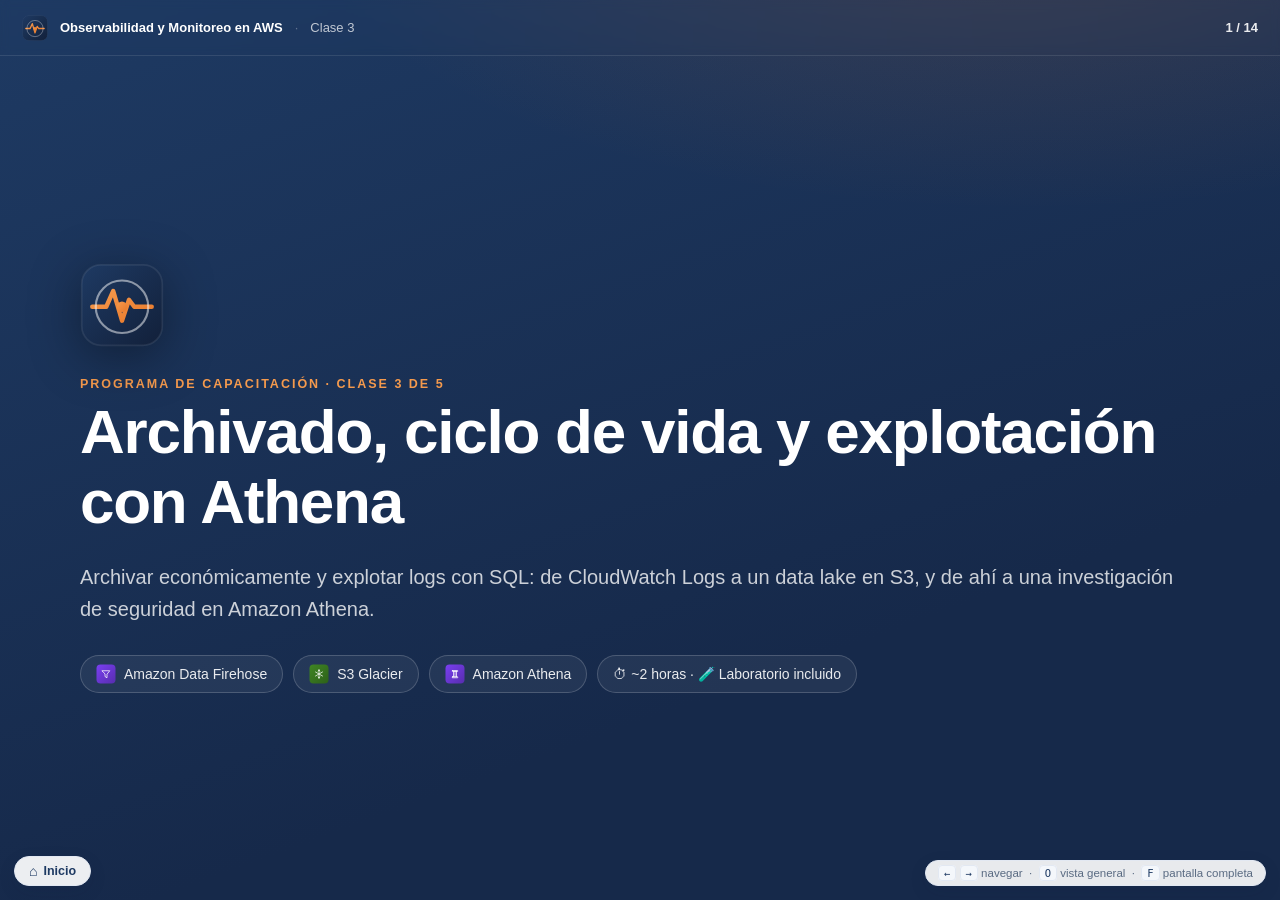
<file: clase-3-archivado-lifecycle-athena/presentacion/index.html>
<!doctype html>
<html lang="es">
<head>
  <meta charset="utf-8">
  <meta name="viewport" content="width=device-width, initial-scale=1">
  <title>Clase 3 · Archivado, ciclo de vida y explotación con Athena — Observabilidad y Monitoreo en AWS</title>
  <link rel="stylesheet" href="../../assets/css/slides.css">
  <link rel="icon" href="../../assets/img/logo-curso.svg">
</head>
<body>
<div class="deck">

  <!-- ============ 1. PORTADA ============ -->
  <section class="slide slide--title">
    <header class="slide-top">
      <img src="../../assets/img/logo-curso.svg" alt="">
      <span class="st-course">Observabilidad y Monitoreo en AWS</span>
      <span class="st-sep">·</span>
      <span class="st-class">Clase 3</span>
    </header>
    <div class="slide-inner">
      <img class="title-logo" src="../../assets/img/logo-curso.svg" alt="">
      <div class="eyebrow">Programa de capacitación · Clase 3 de 5</div>
      <h1>Archivado, ciclo de vida y explotación con Athena</h1>
      <p class="lead">Archivar económicamente y explotar logs con SQL: de CloudWatch Logs a un data lake en S3, y de ahí a una investigación de seguridad en Amazon Athena.</p>
      <div class="title-meta">
        <span class="title-chip"><img src="../../assets/img/services/firehose.svg" alt="">Amazon Data Firehose</span>
        <span class="title-chip"><img src="../../assets/img/services/glacier.svg" alt="">S3 Glacier</span>
        <span class="title-chip"><img src="../../assets/img/services/athena.svg" alt="">Amazon Athena</span>
        <span class="title-chip">⏱ ~2 horas · 🧪 Laboratorio incluido</span>
      </div>
    </div>
  </section>

  <!-- ============ 2. OBJETIVOS ============ -->
  <section class="slide">
    <header class="slide-top">
      <img src="../../assets/img/logo-curso.svg" alt="">
      <span class="st-course">Observabilidad y Monitoreo en AWS</span>
      <span class="st-sep">·</span><span class="st-class">Clase 3</span>
    </header>
    <div class="slide-inner">
      <div class="eyebrow">Objetivos</div>
      <h2>Qué vas a lograr en esta clase</h2>
      <ul class="checklist">
        <li>Archivar logs a largo plazo de forma económica y conforme a normativa.</li>
        <li>Decidir cuándo retener en CloudWatch Logs, cuándo en S3 y cuándo en Glacier.</li>
        <li>Diseñar el ciclo de vida y la "rotación" de los datos con S3 Lifecycle.</li>
        <li>Explotar los logs con SQL en Amazon Athena para troubleshooting e investigación.</li>
        <li>Definir todo el pipeline como código en una única plantilla de CloudFormation.</li>
      </ul>
    </div>
  </section>

  <!-- ============ MÓDULO 1 · CONTENIDO: dónde vive cada log ============ -->
  <section class="slide">
    <header class="slide-top">
      <img src="../../assets/img/logo-curso.svg" alt="">
      <span class="st-course">Observabilidad y Monitoreo en AWS</span>
      <span class="st-sep">·</span><span class="st-class">Clase 3</span>
    </header>
    <div class="slide-inner">
      <div class="eyebrow">Módulo 1 · Estrategia de archivado y costo</div>
      <h2>Dónde vive cada log según su edad</h2>
      <div class="cards g3">
        <div class="card"><h3>🔥 Caliente · CloudWatch Logs</h3><p>Días a pocas semanas. Consulta inmediata con Logs Insights. Es el destino más caro por GB almacenado.</p></div>
        <div class="card card--navy"><h3>❄️ Tibio · S3 Standard</h3><p>Semanas a meses. Data lake barato y consultable por Athena con SQL. Particionado por fecha.</p></div>
        <div class="card card--accent"><h3>🧊 Frío · S3 Glacier</h3><p>Meses a años. El más económico, para retención regulatoria. Requiere restaurar antes de consultar.</p></div>
      </div>
      <div class="callout callout--info">
        <div class="callout-title">Regla práctica</div>
        <p>Mantener logs indefinidamente en CloudWatch Logs suele ser más caro que archivarlos en S3. La retención por log group va de 1 día a 10 años (o <code>Never expire</code>): usala para no pagar de más.</p>
      </div>
    </div>
  </section>

  <!-- ============ MÓDULO 2 · DIVISOR ============ -->
  <section class="slide slide--section">
    <header class="slide-top">
      <img src="../../assets/img/logo-curso.svg" alt="">
      <span class="st-course">Observabilidad y Monitoreo en AWS</span>
      <span class="st-sep">·</span><span class="st-class">Clase 3</span>
    </header>
    <div class="slide-inner">
      <div class="sec-index">MÓDULO 2</div>
      <h2>Streaming de logs a Amazon S3</h2>
      <p>Del subscription filter a Firehose y a S3 en near real-time, con conversión a Parquet y particionado por fecha.</p>
    </div>
  </section>

  <!-- ============ MÓDULO 2 · SERVICIO: Firehose (con origen CloudWatch Logs) ============ -->
  <section class="slide slide--service">
    <header class="slide-top">
      <img src="../../assets/img/logo-curso.svg" alt="">
      <span class="st-course">Observabilidad y Monitoreo en AWS</span>
      <span class="st-sep">·</span><span class="st-class">Clase 3</span>
    </header>
    <div class="slide-inner">
      <div class="service-hero">
        <img src="../../assets/img/services/firehose.svg" alt="">
        <div>
          <span class="cat">Analytics · Streaming</span>
          <h2>Amazon Data Firehose</h2>
        </div>
      </div>
      <div class="cols">
        <div>
          <h3>Qué es</h3>
          <p>Servicio serverless que entrega streams a S3 en near real-time. Antes se llamaba Kinesis Data Firehose (rebranding 2024). El <strong>subscription filter</strong> de CloudWatch Logs es quien lo alimenta.</p>
          <h3>Conceptos clave</h3>
          <ul>
            <li><strong>Buffering:</strong> agrupa por tamaño (MB) o tiempo (s) antes de escribir.</li>
            <li><strong>Record format conversion:</strong> JSON a Parquet con el esquema de Glue.</li>
            <li><strong>Particionado:</strong> prefijos <code>!{timestamp:yyyy/MM/dd}</code>; el error output va aparte.</li>
          </ul>
        </div>
        <div class="card card--accent">
          <h3>💡 En este curso</h3>
          <p>Es el corazón del pipeline: recibe los logs del subscription filter, los convierte a Parquet, los comprime y los escribe particionados por fecha en S3.</p>
          <span class="pill pill--orange">Se usa en el lab</span>
        </div>
      </div>
      <div class="callout callout--warn">
        <div class="callout-title">Cuidado</div>
        <p>Los logs de CloudWatch llegan gzip-comprimidos: hay que habilitar <strong>decompression</strong> y <strong>multi record deaggregation</strong> antes de convertir a Parquet, o Firehose escribe objetos ilegibles y Athena devuelve basura.</p>
      </div>
    </div>
  </section>

  <!-- ============ MÓDULO 3 · DIVISOR ============ -->
  <section class="slide slide--section">
    <header class="slide-top">
      <img src="../../assets/img/logo-curso.svg" alt="">
      <span class="st-course">Observabilidad y Monitoreo en AWS</span>
      <span class="st-sep">·</span><span class="st-class">Clase 3</span>
    </header>
    <div class="slide-inner">
      <div class="sec-index">MÓDULO 3</div>
      <h2>Ciclo de vida y rotación en S3</h2>
      <p>La "rotación" en AWS no es logrotate: es retención, particionado y tiering automático con S3 Lifecycle.</p>
    </div>
  </section>

  <!-- ============ MÓDULO 3 · SERVICIO: S3 + Glacier + Lifecycle ============ -->
  <section class="slide slide--service">
    <header class="slide-top">
      <img src="../../assets/img/logo-curso.svg" alt="">
      <span class="st-course">Observabilidad y Monitoreo en AWS</span>
      <span class="st-sep">·</span><span class="st-class">Clase 3</span>
    </header>
    <div class="slide-inner">
      <div class="service-hero">
        <img src="../../assets/img/services/glacier.svg" alt="">
        <div>
          <span class="cat">Storage · Archivado</span>
          <h2>S3 Lifecycle y clases Glacier</h2>
        </div>
      </div>
      <div class="cols">
        <div>
          <h3>Qué es</h3>
          <p>Glacier no es un servicio aparte: son clases de S3 de muy bajo costo a las que se transiciona con reglas de Lifecycle sobre el bucket.</p>
          <h3>Conceptos clave</h3>
          <ul>
            <li><strong>Instant Retrieval:</strong> acceso en milisegundos, uso poco frecuente.</li>
            <li><strong>Flexible / Deep Archive:</strong> lo más barato; restore de minutos a ~12 h.</li>
            <li><strong>Object Lock (WORM):</strong> retención inmutable para cumplimiento.</li>
          </ul>
        </div>
        <div class="card card--accent">
          <h3>💡 En este curso</h3>
          <p>La regla de Lifecycle del bucket transiciona los logs a Glacier tras 30 días para minimizar el costo de retención a largo plazo.</p>
          <span class="pill pill--orange">Se usa en el lab</span>
        </div>
      </div>
    </div>
  </section>

  <!-- ============ MÓDULO 4 · DIVISOR ============ -->
  <section class="slide slide--section">
    <header class="slide-top">
      <img src="../../assets/img/logo-curso.svg" alt="">
      <span class="st-course">Observabilidad y Monitoreo en AWS</span>
      <span class="st-sep">·</span><span class="st-class">Clase 3</span>
    </header>
    <div class="slide-inner">
      <div class="sec-index">MÓDULO 4</div>
      <h2>Explotación de datos con Amazon Athena</h2>
      <p>SQL serverless sobre S3, con Glue Data Catalog y partition projection, para troubleshooting e investigación.</p>
    </div>
  </section>

  <!-- ============ MÓDULO 4 · SERVICIO: Athena (con Glue como metastore) ============ -->
  <section class="slide slide--service">
    <header class="slide-top">
      <img src="../../assets/img/logo-curso.svg" alt="">
      <span class="st-course">Observabilidad y Monitoreo en AWS</span>
      <span class="st-sep">·</span><span class="st-class">Clase 3</span>
    </header>
    <div class="slide-inner">
      <div class="service-hero">
        <img src="../../assets/img/services/athena.svg" alt="">
        <div>
          <span class="cat">Analytics · SQL serverless</span>
          <h2>Amazon Athena + Glue Data Catalog</h2>
        </div>
      </div>
      <div class="cols">
        <div>
          <h3>Qué es</h3>
          <p>Athena corre SQL serverless (motor Trino, engine v3) directamente sobre S3. Usa el <strong>Glue Data Catalog</strong> como metastore: bases, tablas, SerDe y particiones.</p>
          <h3>Conceptos clave</h3>
          <ul>
            <li><strong>SerDe correcto:</strong> CloudTrail usa su SerDe JSON; app puede usar Grok.</li>
            <li><strong>Partition projection:</strong> calcula particiones sin <code>ALTER TABLE</code>.</li>
            <li><strong>Workgroup:</strong> aísla queries, fija límites de bytes y ubicación de resultados.</li>
          </ul>
        </div>
        <div class="card card--accent">
          <h3>💡 En este curso</h3>
          <p>Creás la base y la tabla en Glue que describen los logs de CloudTrail, y un workgroup de Athena con ubicación de resultados para la investigación.</p>
          <span class="pill pill--orange">Se usa en el lab</span>
        </div>
      </div>
    </div>
  </section>

  <!-- ============ MÓDULO 4 · CONSULTA DE INVESTIGACIÓN + Insights vs Athena ============ -->
  <section class="slide">
    <header class="slide-top">
      <img src="../../assets/img/logo-curso.svg" alt="">
      <span class="st-course">Observabilidad y Monitoreo en AWS</span>
      <span class="st-sep">·</span><span class="st-class">Clase 3</span>
    </header>
    <div class="slide-inner">
      <div class="eyebrow">Consulta de investigación</div>
      <h2>Detectar quién abrió un puerto sensible</h2>
      <div class="cols">
        <div>
          <ul>
            <li><strong>Logs Insights:</strong> logs recientes en CloudWatch, exploración rápida, sin mover datos.</li>
            <li><strong>Athena:</strong> histórico archivado en S3, joins y SQL completo sobre Parquet.</li>
          </ul>
          <div class="callout callout--tip">
            <div class="callout-title">Buena práctica</div>
            <p>Incluí siempre un <code>WHERE</code> sobre la columna de partición de fecha, o la query escanea de más.</p>
          </div>
        </div>
        <div>
          <div class="code">
            <pre><span class="c">-- CloudTrail: ¿quién abrió el puerto?</span>
SELECT useridentity.arn AS quien,
       eventtime, sourceipaddress
FROM   cloudtrail_logs
WHERE  eventname = <span class="s">'AuthorizeSecurityGroupIngress'</span>
  AND  year=<span class="s">'2026'</span> AND month=<span class="s">'07'</span>
ORDER  BY eventtime DESC;</pre>
          </div>
        </div>
      </div>
    </div>
  </section>

  <!-- ============ MÓDULO 5 · CONTENIDO: CloudFormation + IAM ============ -->
  <section class="slide">
    <header class="slide-top">
      <img src="../../assets/img/logo-curso.svg" alt="">
      <span class="st-course">Observabilidad y Monitoreo en AWS</span>
      <span class="st-sep">·</span><span class="st-class">Clase 3</span>
    </header>
    <div class="slide-inner">
      <div class="eyebrow">Módulo 5 · Todo como código</div>
      <h2>El pipeline en CloudFormation, con IAM que lo enlaza</h2>
      <div class="cols">
        <div>
          <div class="service-hero">
            <img src="../../assets/img/services/cloudformation.svg" alt="">
            <div><span class="cat">Recursos del stack</span><h3>Todo declarado</h3></div>
          </div>
          <ul>
            <li><code>KinesisFirehose::DeliveryStream</code></li>
            <li><code>S3::Bucket</code> con <code>LifecycleConfiguration</code></li>
            <li><code>Logs::SubscriptionFilter</code></li>
            <li><code>Glue::Database</code> / <code>Table</code></li>
            <li><code>Athena::WorkGroup</code> · <code>IAM::Role</code></li>
          </ul>
        </div>
        <div>
          <div class="service-hero">
            <img src="../../assets/img/services/iam.svg" alt="">
            <div><span class="cat">Cadena de confianza</span><h3>Roles del pipeline</h3></div>
          </div>
          <ul>
            <li><strong>Logs → Firehose:</strong> trust hacia <code>logs.amazonaws.com</code>.</li>
            <li><strong>Firehose → S3/Glue:</strong> <code>s3:PutObject</code> + <code>glue:GetTable</code>.</li>
            <li><strong>Athena → S3:</strong> lectura de logs + escritura de resultados.</li>
          </ul>
          <div class="callout callout--info">
            <div class="callout-title">Least privilege</div>
            <p>Usá <code>aws:SourceArn</code> para evitar el "confused deputy".</p>
          </div>
        </div>
      </div>
    </div>
  </section>

  <!-- ============ DIAGRAMA DE ARQUITECTURA ============ -->
  <section class="slide">
    <header class="slide-top">
      <img src="../../assets/img/logo-curso.svg" alt="">
      <span class="st-course">Observabilidad y Monitoreo en AWS</span>
      <span class="st-sep">·</span><span class="st-class">Clase 3</span>
    </header>
    <div class="slide-inner">
      <div class="eyebrow">Arquitectura del laboratorio</div>
      <h2>Cómo fluyen los datos</h2>
      <div class="arch">
        <div class="flow">
          <div class="node"><img src="../../assets/img/services/cloudwatch-logs.svg" alt=""><span class="lbl">CloudWatch Logs</span><span class="sub">subscription filter</span></div>
          <span class="arrow">→</span>
          <div class="node"><img src="../../assets/img/services/firehose.svg" alt=""><span class="lbl">Data Firehose</span><span class="sub">Parquet + fecha</span></div>
          <span class="arrow">→</span>
          <div class="node"><img src="../../assets/img/services/s3.svg" alt=""><span class="lbl">Amazon S3</span><span class="sub">data lake</span></div>
          <span class="arrow">→</span>
          <div class="node"><img src="../../assets/img/services/glacier.svg" alt=""><span class="lbl">S3 Glacier</span><span class="sub">Lifecycle 30 d</span></div>
        </div>
        <div class="flow">
          <div class="node"><img src="../../assets/img/services/glue.svg" alt=""><span class="lbl">Glue Catalog</span><span class="sub">esquema + SerDe</span></div>
          <span class="arrow">→</span>
          <div class="node"><img src="../../assets/img/services/athena.svg" alt=""><span class="lbl">Amazon Athena</span><span class="sub">SQL sobre S3</span></div>
          <span class="arrow">→</span>
          <div class="node"><img src="../../assets/img/services/s3.svg" alt=""><span class="lbl">Resultados</span><span class="sub">query location</span></div>
          <span class="arrow">→</span>
          <div class="node"><img src="../../assets/img/services/iam.svg" alt=""><span class="lbl">IAM Roles</span><span class="sub">enlazan cada salto</span></div>
        </div>
        <p class="arch-caption">Firehose archiva en S3 particionado por fecha y Lifecycle baja a Glacier; Glue describe los datos y Athena los explota con SQL. Todo se despliega desde una plantilla de CloudFormation.</p>
      </div>
    </div>
  </section>

  <!-- ============ LABORATORIO ============ -->
  <section class="slide">
    <header class="slide-top">
      <img src="../../assets/img/logo-curso.svg" alt="">
      <span class="st-course">Observabilidad y Monitoreo en AWS</span>
      <span class="st-sep">·</span><span class="st-class">Clase 3</span>
    </header>
    <div class="slide-inner">
      <div class="eyebrow">Manos a la obra</div>
      <h2>Laboratorio de la clase</h2>
      <div class="callout callout--lab">
        <div class="callout-title">🧪 Qué vas a construir</div>
        <p>El pipeline completo de archivado y explotación: subscription filter → Firehose → bucket S3 con partición por fecha y lifecycle a Glacier, más la tabla en Glue y un workgroup de Athena. Cerrás con una consulta que resuelve una investigación de seguridad. Todo por plantilla.</p>
      </div>
      <div class="cards g3">
        <div class="card"><h3>1 · Desplegar</h3><p>Crear el stack: Firehose, bucket con lifecycle, Glue y workgroup de Athena.</p></div>
        <div class="card"><h3>2 · Verificar</h3><p>Ver los objetos particionados en S3 y correr una consulta de prueba en Athena.</p></div>
        <div class="card"><h3>3 · Investigar</h3><p>Detectar con SQL quién ejecutó <code>AuthorizeSecurityGroupIngress</code> sobre el puerto 22/3389 y cuándo.</p></div>
      </div>
      <p class="muted" style="margin-top:16px">Guía paso a paso: <code>laboratorio/guia.html</code> · Plantilla: <code>laboratorio/template.yaml</code></p>
    </div>
  </section>

  <!-- ============ CIERRE ============ -->
  <section class="slide slide--section">
    <header class="slide-top">
      <img src="../../assets/img/logo-curso.svg" alt="">
      <span class="st-course">Observabilidad y Monitoreo en AWS</span>
      <span class="st-sep">·</span><span class="st-class">Clase 3</span>
    </header>
    <div class="slide-inner">
      <div class="sec-index">RESUMEN</div>
      <h2>Lo que te llevás</h2>
      <ul>
        <li>Una estrategia de tiering: CloudWatch Logs para lo caliente, S3 para lo tibio, Glacier para lo frío.</li>
        <li>Un pipeline near real-time con Firehose, Parquet y particionado por fecha, gobernado por S3 Lifecycle.</li>
        <li>La explotación forense con Athena + Glue, y el criterio de cuándo usar Logs Insights.</li>
        <li>Próximo paso: hacer el laboratorio y pasar a la Clase 4 — observabilidad de contenedores en ECS y Fargate.</li>
      </ul>
    </div>
  </section>

</div>
<script src="../../assets/js/slides.js"></script>
</body>
</html>
</file>
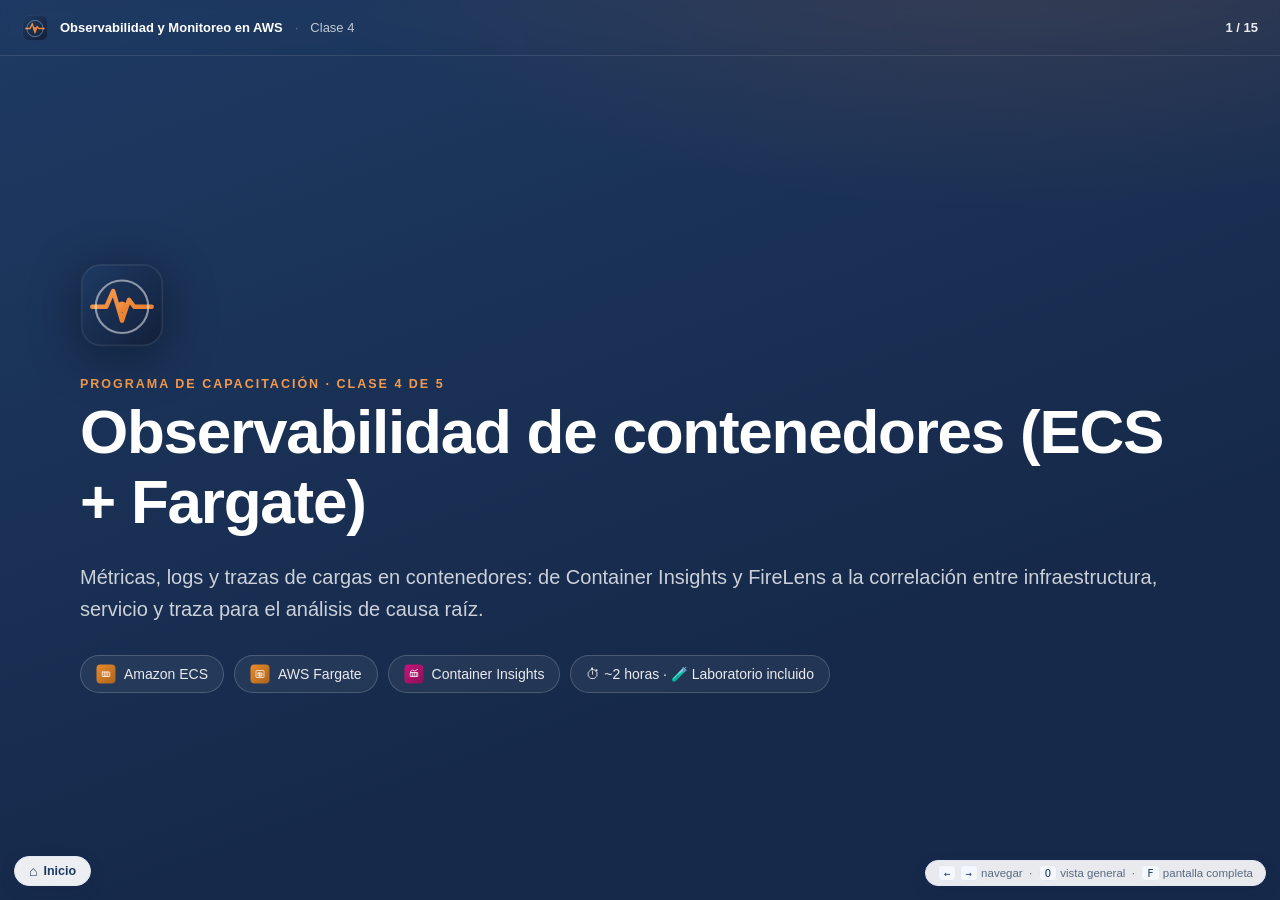
<file: clase-4-observabilidad-contenedores-ecs-fargate/presentacion/index.html>
<!doctype html>
<html lang="es">
<head>
  <meta charset="utf-8">
  <meta name="viewport" content="width=device-width, initial-scale=1">
  <title>Clase 4 · Observabilidad de contenedores (ECS + Fargate) — Observabilidad y Monitoreo en AWS</title>
  <link rel="stylesheet" href="../../assets/css/slides.css">
  <link rel="icon" href="../../assets/img/logo-curso.svg">
</head>
<body>
<div class="deck">

  <!-- ============ 1. PORTADA ============ -->
  <section class="slide slide--title">
    <header class="slide-top">
      <img src="../../assets/img/logo-curso.svg" alt="">
      <span class="st-course">Observabilidad y Monitoreo en AWS</span>
      <span class="st-sep">·</span>
      <span class="st-class">Clase 4</span>
    </header>
    <div class="slide-inner">
      <img class="title-logo" src="../../assets/img/logo-curso.svg" alt="">
      <div class="eyebrow">Programa de capacitación · Clase 4 de 5</div>
      <h1>Observabilidad de contenedores (ECS + Fargate)</h1>
      <p class="lead">Métricas, logs y trazas de cargas en contenedores: de Container Insights y FireLens a la correlación entre infraestructura, servicio y traza para el análisis de causa raíz.</p>
      <div class="title-meta">
        <span class="title-chip"><img src="../../assets/img/services/ecs.svg" alt="">Amazon ECS</span>
        <span class="title-chip"><img src="../../assets/img/services/fargate.svg" alt="">AWS Fargate</span>
        <span class="title-chip"><img src="../../assets/img/services/container-insights.svg" alt="">Container Insights</span>
        <span class="title-chip">⏱ ~2 horas · 🧪 Laboratorio incluido</span>
      </div>
    </div>
  </section>

  <!-- ============ 2. OBJETIVOS ============ -->
  <section class="slide">
    <header class="slide-top">
      <img src="../../assets/img/logo-curso.svg" alt="">
      <span class="st-course">Observabilidad y Monitoreo en AWS</span>
      <span class="st-sep">·</span><span class="st-class">Clase 4</span>
    </header>
    <div class="slide-inner">
      <div class="eyebrow">Objetivos</div>
      <h2>Qué vas a lograr en esta clase</h2>
      <ul class="checklist">
        <li>Monitorear cargas en contenedores sobre Amazon ECS y AWS Fargate.</li>
        <li>Recolectar métricas de clúster, servicio, tarea y contenedor con Container Insights.</li>
        <li>Rutear los logs de contenedores a CloudWatch con el driver <code>awslogs</code> o FireLens.</li>
        <li>Introducir APM con ADOT y CloudWatch Application Signals integrado con X-Ray.</li>
        <li>Correlacionar infraestructura ↔ servicio ↔ traza para acelerar el diagnóstico.</li>
        <li>Definir el clúster, el servicio Fargate y FireLens como código en CloudFormation.</li>
      </ul>
    </div>
  </section>

  <!-- ============ MÓDULO 1 · DIVISOR ============ -->
  <section class="slide slide--section">
    <header class="slide-top">
      <img src="../../assets/img/logo-curso.svg" alt="">
      <span class="st-course">Observabilidad y Monitoreo en AWS</span>
      <span class="st-sep">·</span><span class="st-class">Clase 4</span>
    </header>
    <div class="slide-inner">
      <div class="sec-index">MÓDULO 1</div>
      <h2>Container Insights</h2>
      <p>Métricas a nivel de clúster, servicio, tarea y contenedor; el modo estándar frente al enhanced observability y el seguimiento de despliegues.</p>
    </div>
  </section>

  <!-- ============ MÓDULO 1 · SERVICIO: Container Insights ============ -->
  <section class="slide slide--service">
    <header class="slide-top">
      <img src="../../assets/img/logo-curso.svg" alt="">
      <span class="st-course">Observabilidad y Monitoreo en AWS</span>
      <span class="st-sep">·</span><span class="st-class">Clase 4</span>
    </header>
    <div class="slide-inner">
      <div class="service-hero">
        <img src="../../assets/img/services/container-insights.svg" alt="">
        <div>
          <span class="cat">Management &amp; Governance</span>
          <h2>CloudWatch Container Insights</h2>
        </div>
      </div>
      <div class="cols">
        <div>
          <h3>Qué es</h3>
          <p>Recolecta, agrega y resume métricas y logs de cargas en contenedores. En ECS no requiere agente aparte: se habilita a nivel de clúster o de cuenta.</p>
          <h3>Conceptos clave</h3>
          <ul>
            <li><strong>Niveles:</strong> métricas de clúster, servicio, tarea y contenedor.</li>
            <li><strong>Estándar vs. enhanced:</strong> el enhanced observability suma granularidad por tarea/contenedor y más métricas.</li>
            <li><strong>Deployment tracking:</strong> seguimiento de despliegues para ver el impacto de cada rollout.</li>
          </ul>
        </div>
        <div class="card card--accent">
          <h3>💡 En este curso</h3>
          <p>Habilitás Container Insights en modo <strong>enhanced</strong> en el clúster ECS para ver CPU y memoria por tarea y contenedor, con dashboards curados listos para usar.</p>
          <span class="pill pill--orange">Se usa en el lab</span>
        </div>
      </div>
    </div>
  </section>

  <!-- ============ MÓDULO 2 · DIVISOR ============ -->
  <section class="slide slide--section">
    <header class="slide-top">
      <img src="../../assets/img/logo-curso.svg" alt="">
      <span class="st-course">Observabilidad y Monitoreo en AWS</span>
      <span class="st-sep">·</span><span class="st-class">Clase 4</span>
    </header>
    <div class="slide-inner">
      <div class="sec-index">MÓDULO 2</div>
      <h2>Particularidades de AWS Fargate</h2>
      <p>Qué cambia cuando no tenés acceso al host y qué métricas quedan disponibles para las tareas.</p>
    </div>
  </section>

  <!-- ============ MÓDULO 2 · SERVICIO: Fargate ============ -->
  <section class="slide slide--service">
    <header class="slide-top">
      <img src="../../assets/img/logo-curso.svg" alt="">
      <span class="st-course">Observabilidad y Monitoreo en AWS</span>
      <span class="st-sep">·</span><span class="st-class">Clase 4</span>
    </header>
    <div class="slide-inner">
      <div class="service-hero">
        <img src="../../assets/img/services/fargate.svg" alt="">
        <div>
          <span class="cat">Compute · Serverless</span>
          <h2>AWS Fargate</h2>
        </div>
      </div>
      <div class="cols">
        <div>
          <h3>Qué es</h3>
          <p>Motor de cómputo serverless para contenedores: ejecuta tareas de ECS sin que administres ni tengas acceso a las instancias EC2 subyacentes.</p>
          <h3>Qué cambia sin host</h3>
          <ul>
            <li><strong>Sin agente en el host:</strong> no instalás ni configurás el CloudWatch agent en la instancia.</li>
            <li><strong>Alcance de las métricas:</strong> las ves a nivel de <strong>tarea y contenedor</strong>, no del SO del host.</li>
            <li><strong>Aislamiento:</strong> cada tarea corre en su propio entorno gestionado por AWS.</li>
          </ul>
        </div>
        <div class="card card--accent">
          <h3>💡 En este curso</h3>
          <p>El servicio ECS corre sobre Fargate: Container Insights recolecta las métricas por tarea/contenedor sin que toques ningún host.</p>
          <span class="pill pill--orange">Se usa en el lab</span>
        </div>
      </div>
    </div>
  </section>

  <!-- ============ MÓDULO 3 · DIVISOR ============ -->
  <section class="slide slide--section">
    <header class="slide-top">
      <img src="../../assets/img/logo-curso.svg" alt="">
      <span class="st-course">Observabilidad y Monitoreo en AWS</span>
      <span class="st-sep">·</span><span class="st-class">Clase 4</span>
    </header>
    <div class="slide-inner">
      <div class="sec-index">MÓDULO 3</div>
      <h2>Logs de contenedores</h2>
      <p>Del driver <code>awslogs</code> que envía la salida estándar a CloudWatch, a FireLens con Fluent Bit para rutear a múltiples destinos.</p>
    </div>
  </section>

  <!-- ============ MÓDULO 3 · SERVICIO: awslogs + FireLens ============ -->
  <section class="slide slide--service">
    <header class="slide-top">
      <img src="../../assets/img/logo-curso.svg" alt="">
      <span class="st-course">Observabilidad y Monitoreo en AWS</span>
      <span class="st-sep">·</span><span class="st-class">Clase 4</span>
    </header>
    <div class="slide-inner">
      <div class="service-hero">
        <img src="../../assets/img/services/firelens.svg" alt="">
        <div>
          <span class="cat">Logging · Fluent Bit</span>
          <h2>Driver awslogs y FireLens</h2>
        </div>
      </div>
      <div class="cols">
        <div>
          <h3>Qué es</h3>
          <p>Dos formas de sacar los logs de un contenedor: el driver <code>awslogs</code> los manda directo a CloudWatch Logs; FireLens es un router de logs basado en Fluent Bit.</p>
          <h3>Conceptos clave</h3>
          <ul>
            <li><strong>awslogs:</strong> envía la salida estándar del contenedor a un log group de CloudWatch.</li>
            <li><strong>FireLens (Fluent Bit):</strong> sidecar que rutea a CloudWatch, S3, OpenSearch o terceros.</li>
            <li><strong>Transformación:</strong> con FireLens podés filtrar, enriquecer y multiplexar destinos.</li>
          </ul>
        </div>
        <div class="card card--accent">
          <h3>💡 En este curso</h3>
          <p>Ruteás los logs de la aplicación con un sidecar de FireLens/Fluent Bit hacia CloudWatch Logs, para correlacionarlos después con las métricas.</p>
          <span class="pill pill--orange">Se usa en el lab</span>
        </div>
      </div>
    </div>
  </section>

  <!-- ============ MÓDULO 4 · DIVISOR ============ -->
  <section class="slide slide--section">
    <header class="slide-top">
      <img src="../../assets/img/logo-curso.svg" alt="">
      <span class="st-course">Observabilidad y Monitoreo en AWS</span>
      <span class="st-sep">·</span><span class="st-class">Clase 4</span>
    </header>
    <div class="slide-inner">
      <div class="sec-index">MÓDULO 4</div>
      <h2>APM y correlación (introducción)</h2>
      <p>ADOT como sidecar/collector, Application Signals con auto-instrumentación y X-Ray, y la correlación infraestructura ↔ servicio ↔ traza para la causa raíz.</p>
    </div>
  </section>

  <!-- ============ MÓDULO 4 · SERVICIO: Application Signals + X-Ray ============ -->
  <section class="slide slide--service">
    <header class="slide-top">
      <img src="../../assets/img/logo-curso.svg" alt="">
      <span class="st-course">Observabilidad y Monitoreo en AWS</span>
      <span class="st-sep">·</span><span class="st-class">Clase 4</span>
    </header>
    <div class="slide-inner">
      <div class="service-hero">
        <img src="../../assets/img/services/application-signals.svg" alt="">
        <div>
          <span class="cat">APM · ADOT · Application Signals · X-Ray</span>
          <h2>APM y correlación de causa raíz</h2>
        </div>
      </div>
      <div class="cols">
        <div>
          <h3>Qué es</h3>
          <p>APM administrado que auto-instrumenta la aplicación con OpenTelemetry, publica métricas de request y se integra con AWS X-Ray para las trazas.</p>
          <h3>Conceptos clave</h3>
          <ul>
            <li><strong>ADOT:</strong> AWS Distro for OpenTelemetry corre como sidecar/collector y recolecta métricas y trazas.</li>
            <li><strong>Auto-instrumentación:</strong> latencia, errores y throughput sin cambiar el código.</li>
            <li><strong>X-Ray:</strong> las trazas distribuidas alimentan el mapa de servicios y los SLOs.</li>
          </ul>
        </div>
        <div class="card card--accent">
          <h3>💡 En este curso</h3>
          <p>Junto con X-Ray, cierra el triángulo métrica–log–traza para pasar de "algo anda mal" a "esta tarea y este request son la causa".</p>
          <span class="pill pill--orange">Introducción</span>
        </div>
      </div>
    </div>
  </section>

  <!-- ============ MÓDULO 5 · DIVISOR ============ -->
  <section class="slide slide--section">
    <header class="slide-top">
      <img src="../../assets/img/logo-curso.svg" alt="">
      <span class="st-course">Observabilidad y Monitoreo en AWS</span>
      <span class="st-sep">·</span><span class="st-class">Clase 4</span>
    </header>
    <div class="slide-inner">
      <div class="sec-index">MÓDULO 5</div>
      <h2>Todo como código</h2>
      <p>El clúster ECS, el servicio Fargate con Container Insights y la configuración de FireLens, en una sola plantilla de CloudFormation.</p>
    </div>
  </section>

  <!-- ============ MÓDULO 5 · SERVICIO: CloudFormation + ECS ============ -->
  <section class="slide">
    <header class="slide-top">
      <img src="../../assets/img/logo-curso.svg" alt="">
      <span class="st-course">Observabilidad y Monitoreo en AWS</span>
      <span class="st-sep">·</span><span class="st-class">Clase 4</span>
    </header>
    <div class="slide-inner">
      <div class="eyebrow">Infraestructura como código</div>
      <h2>El clúster y el servicio en CloudFormation</h2>
      <div class="cols">
        <div>
          <div class="service-hero">
            <img src="../../assets/img/services/cloudformation.svg" alt="">
            <div><span class="cat">Recursos del stack</span><h3>Todo declarado</h3></div>
          </div>
          <ul>
            <li><code>AWS::ECS::Cluster</code> con Container Insights <code>enhanced</code></li>
            <li><code>AWS::ECS::TaskDefinition</code> (Fargate + FireLens)</li>
            <li><code>AWS::ECS::Service</code> con la tarea desplegada</li>
            <li><code>AWS::Logs::LogGroup</code> para los logs</li>
            <li><code>AWS::IAM::Role</code> (task role y execution role)</li>
          </ul>
        </div>
        <div>
          <div class="service-hero">
            <img src="../../assets/img/services/iam.svg" alt="">
            <div><span class="cat">Permisos mínimos</span><h3>Roles de la tarea</h3></div>
          </div>
          <ul>
            <li><strong>Execution role:</strong> permite descargar la imagen y escribir en CloudWatch Logs.</li>
            <li><strong>Task role:</strong> permisos de la app y del sidecar (FireLens/ADOT).</li>
          </ul>
          <div class="callout callout--info">
            <div class="callout-title">Container Insights por IaC</div>
            <p>Se activa con <code>ClusterSettings</code> (<code>name: containerInsights</code>, valor <code>enhanced</code>) sobre el <code>Cluster</code>.</p>
          </div>
        </div>
      </div>
    </div>
  </section>

  <!-- ============ DIAGRAMA DE ARQUITECTURA ============ -->
  <section class="slide">
    <header class="slide-top">
      <img src="../../assets/img/logo-curso.svg" alt="">
      <span class="st-course">Observabilidad y Monitoreo en AWS</span>
      <span class="st-sep">·</span><span class="st-class">Clase 4</span>
    </header>
    <div class="slide-inner">
      <div class="eyebrow">Arquitectura del laboratorio</div>
      <h2>Cómo fluyen métricas, logs y trazas</h2>
      <div class="arch">
        <div class="flow">
          <div class="node"><img src="../../assets/img/services/ecs.svg" alt=""><span class="lbl">ECS + Fargate</span><span class="sub">tarea + contenedor</span></div>
          <span class="arrow">→</span>
          <div class="node"><img src="../../assets/img/services/container-insights.svg" alt=""><span class="lbl">Container Insights</span><span class="sub">enhanced</span></div>
          <span class="arrow">→</span>
          <div class="node"><img src="../../assets/img/services/cloudwatch.svg" alt=""><span class="lbl">CloudWatch</span><span class="sub">métricas + dashboards</span></div>
        </div>
        <div class="flow">
          <div class="node"><img src="../../assets/img/services/firelens.svg" alt=""><span class="lbl">FireLens</span><span class="sub">Fluent Bit sidecar</span></div>
          <span class="arrow">→</span>
          <div class="node"><img src="../../assets/img/services/cloudwatch-logs.svg" alt=""><span class="lbl">CloudWatch Logs</span><span class="sub">logs del contenedor</span></div>
          <span class="arrow">→</span>
          <div class="node"><img src="../../assets/img/services/xray.svg" alt=""><span class="lbl">X-Ray</span><span class="sub">trazas correlacionadas</span></div>
        </div>
        <p class="arch-caption">Sobre ECS/Fargate, Container Insights (enhanced) publica métricas por tarea y contenedor en CloudWatch, FireLens rutea los logs a CloudWatch Logs y las trazas llegan a X-Ray; el cruce de los tres es el que resuelve la causa raíz. Todo se despliega desde una plantilla de CloudFormation.</p>
      </div>
    </div>
  </section>

  <!-- ============ LABORATORIO ============ -->
  <section class="slide">
    <header class="slide-top">
      <img src="../../assets/img/logo-curso.svg" alt="">
      <span class="st-course">Observabilidad y Monitoreo en AWS</span>
      <span class="st-sep">·</span><span class="st-class">Clase 4</span>
    </header>
    <div class="slide-inner">
      <div class="eyebrow">Manos a la obra</div>
      <h2>Laboratorio de la clase</h2>
      <div class="callout callout--lab">
        <div class="callout-title">🧪 Qué vas a construir</div>
        <p>Un clúster ECS con Container Insights (enhanced) habilitado y un servicio en Fargate con una tarea de aplicación de ejemplo, con los logs ruteados por FireLens/Fluent Bit a CloudWatch Logs. Visualizás las métricas por tarea y contenedor junto con los logs correlacionados. Todo por plantilla.</p>
      </div>
      <div class="cards g3">
        <div class="card"><h3>1 · Desplegar</h3><p>Crear el stack: clúster ECS, task definition Fargate y servicio con FireLens.</p></div>
        <div class="card"><h3>2 · Verificar</h3><p>Ver las métricas por tarea/contenedor en Container Insights y los logs en CloudWatch.</p></div>
        <div class="card"><h3>3 · Investigar</h3><p>Forzar reinicios del contenedor y correlacionar el pico de métricas con sus logs para hallar la causa.</p></div>
      </div>
      <p class="muted" style="margin-top:16px">Guía paso a paso: <code>laboratorio/guia.html</code> · Plantilla: <code>laboratorio/template.yaml</code></p>
    </div>
  </section>

  <!-- ============ CIERRE ============ -->
  <section class="slide slide--section">
    <header class="slide-top">
      <img src="../../assets/img/logo-curso.svg" alt="">
      <span class="st-course">Observabilidad y Monitoreo en AWS</span>
      <span class="st-sep">·</span><span class="st-class">Clase 4</span>
    </header>
    <div class="slide-inner">
      <div class="sec-index">RESUMEN</div>
      <h2>Lo que te llevás</h2>
      <ul>
        <li>Container Insights con métricas de clúster, servicio, tarea y contenedor, y cuándo usar el modo enhanced.</li>
        <li>Qué cambia en Fargate al no tener host y qué métricas quedan disponibles por tarea.</li>
        <li>El ruteo de logs con <code>awslogs</code> y con FireLens/Fluent Bit hacia CloudWatch.</li>
        <li>La introducción a APM con ADOT, Application Signals y X-Ray, y la correlación infraestructura ↔ servicio ↔ traza.</li>
        <li>Próximo paso: hacer el laboratorio y pasar a la Clase 5 — alertas y respuesta automatizada.</li>
      </ul>
    </div>
  </section>

</div>
<script src="../../assets/js/slides.js"></script>
</body>
</html>
</file>
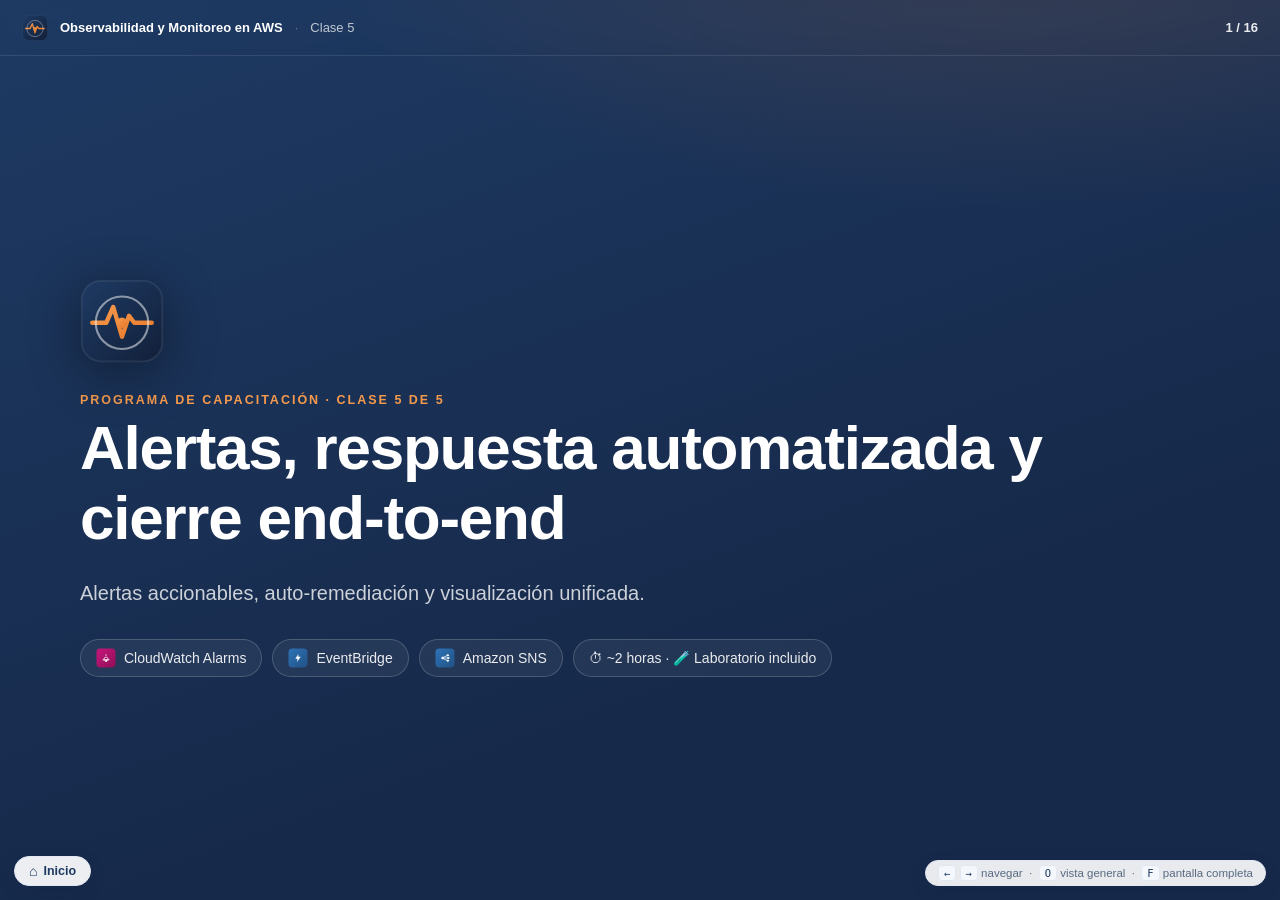
<file: clase-5-alertas-respuesta-automatizada/presentacion/index.html>
<!doctype html>
<html lang="es">
<head>
  <meta charset="utf-8">
  <meta name="viewport" content="width=device-width, initial-scale=1">
  <title>Clase 5 — Alertas, respuesta automatizada y cierre end-to-end</title>
  <link rel="stylesheet" href="../../assets/css/slides.css">
  <link rel="icon" href="../../assets/img/logo-curso.svg">
</head>
<body>
<div class="deck">

  <!-- ============ 1. PORTADA ============ -->
  <section class="slide slide--title">
    <header class="slide-top">
      <img src="../../assets/img/logo-curso.svg" alt="">
      <span class="st-course">Observabilidad y Monitoreo en AWS</span>
      <span class="st-sep">·</span>
      <span class="st-class">Clase 5</span>
    </header>
    <div class="slide-inner">
      <img class="title-logo" src="../../assets/img/logo-curso.svg" alt="">
      <div class="eyebrow">Programa de capacitación · Clase 5 de 5</div>
      <h1>Alertas, respuesta automatizada y cierre end-to-end</h1>
      <p class="lead">Alertas accionables, auto-remediación y visualización unificada.</p>
      <div class="title-meta">
        <span class="title-chip"><img src="../../assets/img/services/cloudwatch-alarms.svg" alt="">CloudWatch Alarms</span>
        <span class="title-chip"><img src="../../assets/img/services/eventbridge.svg" alt="">EventBridge</span>
        <span class="title-chip"><img src="../../assets/img/services/sns.svg" alt="">Amazon SNS</span>
        <span class="title-chip">⏱ ~2 horas · 🧪 Laboratorio incluido</span>
      </div>
    </div>
  </section>

  <!-- ============ 2. OBJETIVOS ============ -->
  <section class="slide">
    <header class="slide-top">
      <img src="../../assets/img/logo-curso.svg" alt="">
      <span class="st-course">Observabilidad y Monitoreo en AWS</span>
      <span class="st-sep">·</span><span class="st-class">Clase 5</span>
    </header>
    <div class="slide-inner">
      <div class="eyebrow">Objetivos</div>
      <h2>Qué vas a lograr en esta clase</h2>
      <ul class="checklist">
        <li>Diseñar alertas accionables y reducir el ruido y la fatiga de alertas.</li>
        <li>Automatizar la respuesta a incidentes con EventBridge, Lambda y runbooks de SSM.</li>
        <li>Consolidar la visualización con dashboards de CloudWatch y Amazon Managed Grafana.</li>
        <li>Cerrar el stack de observabilidad end-to-end y validarlo simulando un incidente real.</li>
      </ul>
    </div>
  </section>

  <!-- ============ 3. DIVISOR MÓDULO 1 ============ -->
  <section class="slide slide--section">
    <header class="slide-top">
      <img src="../../assets/img/logo-curso.svg" alt="">
      <span class="st-course">Observabilidad y Monitoreo en AWS</span>
      <span class="st-sep">·</span><span class="st-class">Clase 5</span>
    </header>
    <div class="slide-inner">
      <div class="sec-index">MÓDULO 1</div>
      <h2>Alarmas de Amazon CloudWatch</h2>
      <p>De una métrica a una decisión: tipos de alarma, estados, datos faltantes y acciones automáticas.</p>
    </div>
  </section>

  <!-- ============ 4. SERVICIO: CLOUDWATCH ALARMS ============ -->
  <section class="slide slide--service">
    <header class="slide-top">
      <img src="../../assets/img/logo-curso.svg" alt="">
      <span class="st-course">Observabilidad y Monitoreo en AWS</span>
      <span class="st-sep">·</span><span class="st-class">Clase 5</span>
    </header>
    <div class="slide-inner">
      <div class="service-hero">
        <img src="../../assets/img/services/cloudwatch-alarms.svg" alt="">
        <div>
          <span class="cat">Management &amp; Governance</span>
          <h2>Alarmas de CloudWatch</h2>
        </div>
      </div>
      <div class="cols">
        <div>
          <h3>Qué es</h3>
          <p>Una alarma observa una métrica (o una expresión de métricas) contra un umbral durante un número de periodos y cambia de estado para disparar acciones.</p>
          <h3>Tres tipos</h3>
          <ul>
            <li><strong>De métrica:</strong> umbral estático sobre una métrica, p. ej. <code>CPUUtilization &gt; 80%</code>.</li>
            <li><strong>Compuesta:</strong> combina varias alarmas con lógica <code>AND</code>/<code>OR</code> para reducir ruido.</li>
            <li><strong>De anomalía:</strong> aprende una banda esperada y alerta cuando la métrica se sale de ella.</li>
          </ul>
        </div>
        <div class="card card--accent">
          <h3>💡 En este curso</h3>
          <p>El lab crea las tres: una de métrica sobre la CPU, una compuesta que agrupa señales y una por detección de anomalía. La alarma de CPU dispara la auto-remediación.</p>
          <span class="pill pill--orange">Se usa en el lab</span>
        </div>
      </div>
    </div>
  </section>

  <!-- ============ 5. ESTADOS, DATOS FALTANTES Y ACCIONES ============ -->
  <section class="slide">
    <header class="slide-top">
      <img src="../../assets/img/logo-curso.svg" alt="">
      <span class="st-course">Observabilidad y Monitoreo en AWS</span>
      <span class="st-sep">·</span><span class="st-class">Clase 5</span>
    </header>
    <div class="slide-inner">
      <div class="eyebrow">Módulo 1 · Estados y acciones</div>
      <h2>Estados, datos faltantes y qué disparan</h2>
      <div class="cols">
        <div>
          <h3>Estados</h3>
          <ul>
            <li><strong>OK:</strong> la métrica está dentro del umbral.</li>
            <li><strong>ALARM:</strong> se cruzó el umbral el tiempo definido.</li>
            <li><strong>INSUFFICIENT_DATA:</strong> faltan datos para evaluar.</li>
          </ul>
          <h3>Datos faltantes</h3>
          <ul>
            <li><code>notBreaching</code>, <code>breaching</code>, <code>ignore</code> o <code>missing</code>: definen cómo tratar los periodos sin dato.</li>
          </ul>
        </div>
        <div class="card card--accent">
          <h3>⚙️ Acciones de alarma</h3>
          <ul>
            <li><strong>SNS:</strong> notifica a personas o sistemas.</li>
            <li><strong>Auto Scaling:</strong> escala en respuesta a la carga.</li>
            <li><strong>Acciones de EC2:</strong> reiniciar, detener o recuperar.</li>
            <li><strong>Systems Manager:</strong> abrir un OpsItem o disparar automatización.</li>
          </ul>
        </div>
      </div>
    </div>
  </section>

  <!-- ============ 6. DIVISOR MÓDULO 2 ============ -->
  <section class="slide slide--section">
    <header class="slide-top">
      <img src="../../assets/img/logo-curso.svg" alt="">
      <span class="st-course">Observabilidad y Monitoreo en AWS</span>
      <span class="st-sep">·</span><span class="st-class">Clase 5</span>
    </header>
    <div class="slide-inner">
      <div class="sec-index">MÓDULO 2</div>
      <h2>Eventos y respuesta automatizada</h2>
      <p>Que el sistema se cure solo: EventBridge como bus de eventos, auto-remediación con Lambda o SSM y notificaciones a los canales del equipo.</p>
    </div>
  </section>

  <!-- ============ 7. SERVICIO: EVENTBRIDGE ============ -->
  <section class="slide slide--service">
    <header class="slide-top">
      <img src="../../assets/img/logo-curso.svg" alt="">
      <span class="st-course">Observabilidad y Monitoreo en AWS</span>
      <span class="st-sep">·</span><span class="st-class">Clase 5</span>
    </header>
    <div class="slide-inner">
      <div class="service-hero">
        <img src="../../assets/img/services/eventbridge.svg" alt="">
        <div>
          <span class="cat">Application Integration</span>
          <h2>Amazon EventBridge</h2>
        </div>
      </div>
      <div class="cols">
        <div>
          <h3>Qué es</h3>
          <p>El bus de eventos serverless de AWS (antes CloudWatch Events). Enruta eventos de servicios de AWS y de tus aplicaciones hacia destinos, según patrones.</p>
          <h3>Conceptos clave</h3>
          <ul>
            <li><strong>Buses:</strong> el bus por defecto recibe eventos de AWS; podés crear buses propios.</li>
            <li><strong>Reglas y patrones:</strong> un patrón JSON filtra eventos (origen, tipo, detalle).</li>
            <li><strong>Destinos:</strong> Lambda, SSM Automation, SNS, Step Functions y más.</li>
          </ul>
        </div>
        <div class="card card--accent">
          <h3>💡 En este curso</h3>
          <p>Una regla escucha el cambio de estado de la alarma de CPU a <code>ALARM</code> y dispara el runbook de SSM que remedia el incidente automáticamente.</p>
          <span class="pill pill--orange">Se usa en el lab</span>
        </div>
      </div>
    </div>
  </section>

  <!-- ============ 8. AUTO-REMEDIACIÓN Y NOTIFICACIONES ============ -->
  <section class="slide">
    <header class="slide-top">
      <img src="../../assets/img/logo-curso.svg" alt="">
      <span class="st-course">Observabilidad y Monitoreo en AWS</span>
      <span class="st-sep">·</span><span class="st-class">Clase 5</span>
    </header>
    <div class="slide-inner">
      <div class="eyebrow">Módulo 2 · Remediar y avisar</div>
      <h2>Auto-remediación y notificaciones</h2>
      <div class="cols">
        <div>
          <div class="svc"><img src="../../assets/img/services/systems-manager.svg" alt="">SSM Automation · Lambda</div>
          <ul>
            <li><strong>Runbooks de SSM Automation:</strong> pasos declarativos y reutilizables para remediar (reiniciar un servicio, aislar una instancia).</li>
            <li><strong>Lambda:</strong> lógica de remediación a medida cuando el runbook no alcanza.</li>
          </ul>
          <div class="svc" style="margin-top:12px"><img src="../../assets/img/services/sns.svg" alt="">SNS · Chatbot</div>
          <ul>
            <li>SNS fan-out hacia email, Slack o PagerDuty.</li>
            <li>AWS Chatbot lleva las alertas a canales de Slack o Teams.</li>
          </ul>
        </div>
        <div>
          <div class="code">
            <pre><span class="c"># patrón de evento: alarma que pasa a ALARM</span>
{
  <span class="s">"source"</span>: [<span class="s">"aws.cloudwatch"</span>],
  <span class="s">"detail-type"</span>: [<span class="s">"CloudWatch Alarm State Change"</span>],
  <span class="s">"detail"</span>: {
    <span class="s">"state"</span>: { <span class="s">"value"</span>: [<span class="s">"ALARM"</span>] }
  }
}</pre>
          </div>
          <div class="callout callout--tip">
            <div class="callout-title">Buena práctica</div>
            <p>Que la remediación sea idempotente y deje rastro: registrá cada ejecución del runbook para poder auditar qué se automatizó.</p>
          </div>
        </div>
      </div>
    </div>
  </section>

  <!-- ============ 9. DIVISOR MÓDULO 3 ============ -->
  <section class="slide slide--section">
    <header class="slide-top">
      <img src="../../assets/img/logo-curso.svg" alt="">
      <span class="st-course">Observabilidad y Monitoreo en AWS</span>
      <span class="st-sep">·</span><span class="st-class">Clase 5</span>
    </header>
    <div class="slide-inner">
      <div class="sec-index">MÓDULO 3</div>
      <h2>Dashboards y visualización</h2>
      <p>Una sola pantalla para operar: dashboards de CloudWatch, Grafana multi-fuente e investigación asistida por IA.</p>
    </div>
  </section>

  <!-- ============ 10. SERVICIO: DASHBOARDS + GRAFANA ============ -->
  <section class="slide slide--service">
    <header class="slide-top">
      <img src="../../assets/img/logo-curso.svg" alt="">
      <span class="st-course">Observabilidad y Monitoreo en AWS</span>
      <span class="st-sep">·</span><span class="st-class">Clase 5</span>
    </header>
    <div class="slide-inner">
      <div class="service-hero">
        <img src="../../assets/img/services/cloudwatch-dashboards.svg" alt="">
        <div>
          <span class="cat">Management &amp; Governance</span>
          <h2>Dashboards y Grafana</h2>
        </div>
      </div>
      <div class="cols">
        <div>
          <h3>CloudWatch Dashboards</h3>
          <ul>
            <li><strong>Widgets</strong> de métricas, logs, texto y alarmas en una vista.</li>
            <li><strong>Variables</strong> para cambiar de instancia o entorno sin editar el dashboard.</li>
            <li>Vistas <strong>cross-account / cross-region</strong> para consolidar toda la organización.</li>
          </ul>
          <h3>Amazon Managed Grafana</h3>
          <ul>
            <li>Grafana gestionado, para dashboards <strong>multi-fuente</strong> (CloudWatch, Prometheus y más).</li>
          </ul>
        </div>
        <div class="card card--accent">
          <h3>💡 En este curso</h3>
          <p>El lab arma un dashboard unificado con widgets de métricas (CPU, estado de las alarmas) y de logs. <strong>CloudWatch Investigations</strong> ayuda a la causa raíz con IA.</p>
          <span class="pill pill--orange">Se usa en el lab</span>
        </div>
      </div>
    </div>
  </section>

  <!-- ============ 11. DIVISOR MÓDULO 4 ============ -->
  <section class="slide slide--section">
    <header class="slide-top">
      <img src="../../assets/img/logo-curso.svg" alt="">
      <span class="st-course">Observabilidad y Monitoreo en AWS</span>
      <span class="st-sep">·</span><span class="st-class">Clase 5</span>
    </header>
    <div class="slide-inner">
      <div class="sec-index">MÓDULO 4</div>
      <h2>Estrategia de monitoreo para producción</h2>
      <p>Alertar para actuar, no para saturar: umbrales accionables, SLIs/SLOs, runbooks y detección temprana.</p>
    </div>
  </section>

  <!-- ============ 12. UMBRALES, SLO Y RUNBOOKS ============ -->
  <section class="slide">
    <header class="slide-top">
      <img src="../../assets/img/logo-curso.svg" alt="">
      <span class="st-course">Observabilidad y Monitoreo en AWS</span>
      <span class="st-sep">·</span><span class="st-class">Clase 5</span>
    </header>
    <div class="slide-inner">
      <div class="eyebrow">Módulo 4 · Alertas que valen la pena</div>
      <h2>Umbrales accionables y menos ruido</h2>
      <div class="cards g3">
        <div class="card">
          <h3>Reducir el ruido</h3>
          <p>Alertá solo sobre síntomas accionables. Usá alarmas <strong>compuestas</strong> y umbrales por <strong>duración</strong> para evitar la fatiga de alertas.</p>
        </div>
        <div class="card">
          <h3>SLIs y SLOs</h3>
          <p>El <strong>SLI</strong> mide la experiencia; el <strong>SLO</strong> fija la meta. Alertá cuando el <em>error budget</em> se agota, no ante cada pico.</p>
        </div>
        <div class="card">
          <h3>Runbooks operativos</h3>
          <p>Cada alerta apunta a un <strong>runbook</strong>: qué significa, cómo diagnosticar y cómo remediar. La detección temprana acorta el impacto.</p>
        </div>
      </div>
      <div class="callout callout--info">
        <div class="callout-title">🧭 Idea clave</div>
        <p>Si una alerta no requiere una acción humana o automática, no debería despertar a nadie: mandala a un dashboard, no a la guardia.</p>
      </div>
    </div>
  </section>

  <!-- ============ 13. DIVISOR MÓDULO 5 ============ -->
  <section class="slide slide--section">
    <header class="slide-top">
      <img src="../../assets/img/logo-curso.svg" alt="">
      <span class="st-course">Observabilidad y Monitoreo en AWS</span>
      <span class="st-sep">·</span><span class="st-class">Clase 5</span>
    </header>
    <div class="slide-inner">
      <div class="sec-index">MÓDULO 5</div>
      <h2>Cierre end-to-end</h2>
      <p>Todo el stack junto: métricas, logs, archivado, contenedores, alertas y dashboard, funcionando como un solo sistema.</p>
    </div>
  </section>

  <!-- ============ 14. DIAGRAMA DE ARQUITECTURA DEL LAB ============ -->
  <section class="slide">
    <header class="slide-top">
      <img src="../../assets/img/logo-curso.svg" alt="">
      <span class="st-course">Observabilidad y Monitoreo en AWS</span>
      <span class="st-sep">·</span><span class="st-class">Clase 5</span>
    </header>
    <div class="slide-inner">
      <div class="eyebrow">Arquitectura del laboratorio</div>
      <h2>Cómo fluye la auto-remediación</h2>
      <div class="arch">
        <div class="flow">
          <div class="node"><img src="../../assets/img/services/ec2.svg" alt=""><span class="lbl">EC2</span><span class="sub">alto uso de CPU</span></div>
          <span class="arrow">→</span>
          <div class="node"><img src="../../assets/img/services/cloudwatch-alarms.svg" alt=""><span class="lbl">Alarma</span><span class="sub">CPU · compuesta · anomalía</span></div>
          <span class="arrow">→</span>
          <div class="node"><img src="../../assets/img/services/eventbridge.svg" alt=""><span class="lbl">EventBridge</span><span class="sub">regla + patrón</span></div>
          <span class="arrow">→</span>
          <div class="node"><img src="../../assets/img/services/systems-manager.svg" alt=""><span class="lbl">SSM Automation</span><span class="sub">runbook remedia</span></div>
        </div>
        <div class="flow" style="margin-top:14px">
          <div class="node"><img src="../../assets/img/services/cloudwatch-alarms.svg" alt=""><span class="lbl">Alarma</span><span class="sub">notifica</span></div>
          <span class="arrow">→</span>
          <div class="node"><img src="../../assets/img/services/sns.svg" alt=""><span class="lbl">SNS</span><span class="sub">email al equipo</span></div>
          <span class="arrow">→</span>
          <div class="node"><img src="../../assets/img/services/cloudwatch-dashboards.svg" alt=""><span class="lbl">Dashboard</span><span class="sub">métricas + logs</span></div>
        </div>
        <p class="arch-caption">Un incidente de CPU dispara la alarma → EventBridge → runbook de SSM que remedia; SNS avisa al equipo y el dashboard unificado muestra todo.</p>
      </div>
    </div>
  </section>

  <!-- ============ 15. SLIDE DE LABORATORIO ============ -->
  <section class="slide">
    <header class="slide-top">
      <img src="../../assets/img/logo-curso.svg" alt="">
      <span class="st-course">Observabilidad y Monitoreo en AWS</span>
      <span class="st-sep">·</span><span class="st-class">Clase 5</span>
    </header>
    <div class="slide-inner">
      <div class="eyebrow">Manos a la obra</div>
      <h2>Laboratorio de la clase</h2>
      <div class="callout callout--lab">
        <div class="callout-title">🧪 Qué vas a construir</div>
        <p>Con una plantilla de CloudFormation cerrás el stack completo: una alarma de métrica, una compuesta y una de anomalía; una regla de EventBridge que dispara un runbook de SSM Automation (auto-remediación); un tópico SNS con suscripción de email y un dashboard de CloudWatch unificado con widgets de métricas y logs.</p>
      </div>
      <div class="cards g3">
        <div class="card"><h3>1 · Desplegar</h3><p>Crear el stack: alarmas, EventBridge, runbook de SSM, SNS y dashboard.</p></div>
        <div class="card"><h3>2 · Simular</h3><p>Provocar alto uso de CPU y ver la alarma → EventBridge → runbook remediar solo.</p></div>
        <div class="card"><h3>3 · Investigar</h3><p>Revisar dashboard y notificación SNS; indagar con Logs Insights, Athena y el service map.</p></div>
      </div>
      <p class="muted" style="margin-top:16px">Guía paso a paso: <code>laboratorio/guia.html</code> · Plantilla: <code>laboratorio/template.yaml</code></p>
    </div>
  </section>

  <!-- ============ 16. CIERRE ============ -->
  <section class="slide slide--section">
    <header class="slide-top">
      <img src="../../assets/img/logo-curso.svg" alt="">
      <span class="st-course">Observabilidad y Monitoreo en AWS</span>
      <span class="st-sep">·</span><span class="st-class">Clase 5</span>
    </header>
    <div class="slide-inner">
      <div class="sec-index">RESUMEN</div>
      <h2>Lo que te llevás</h2>
      <ul>
        <li>Las alarmas de CloudWatch (de métrica, compuesta y de anomalía) convierten métricas en decisiones y disparan acciones sin intervención humana.</li>
        <li>EventBridge enruta el cambio de estado de una alarma hacia un runbook de SSM o una Lambda, cerrando el ciclo de auto-remediación.</li>
        <li>Un dashboard unificado (y Grafana para multi-fuente) más SNS/Chatbot dan una sola pantalla y avisos accionables.</li>
        <li>Una buena estrategia de producción alerta poco y bien: umbrales accionables, SLOs, runbooks y detección temprana. Con esto queda cerrado el stack end-to-end del curso.</li>
      </ul>
    </div>
  </section>

</div>
<script src="../../assets/js/slides.js"></script>
</body>
</html>
</file>
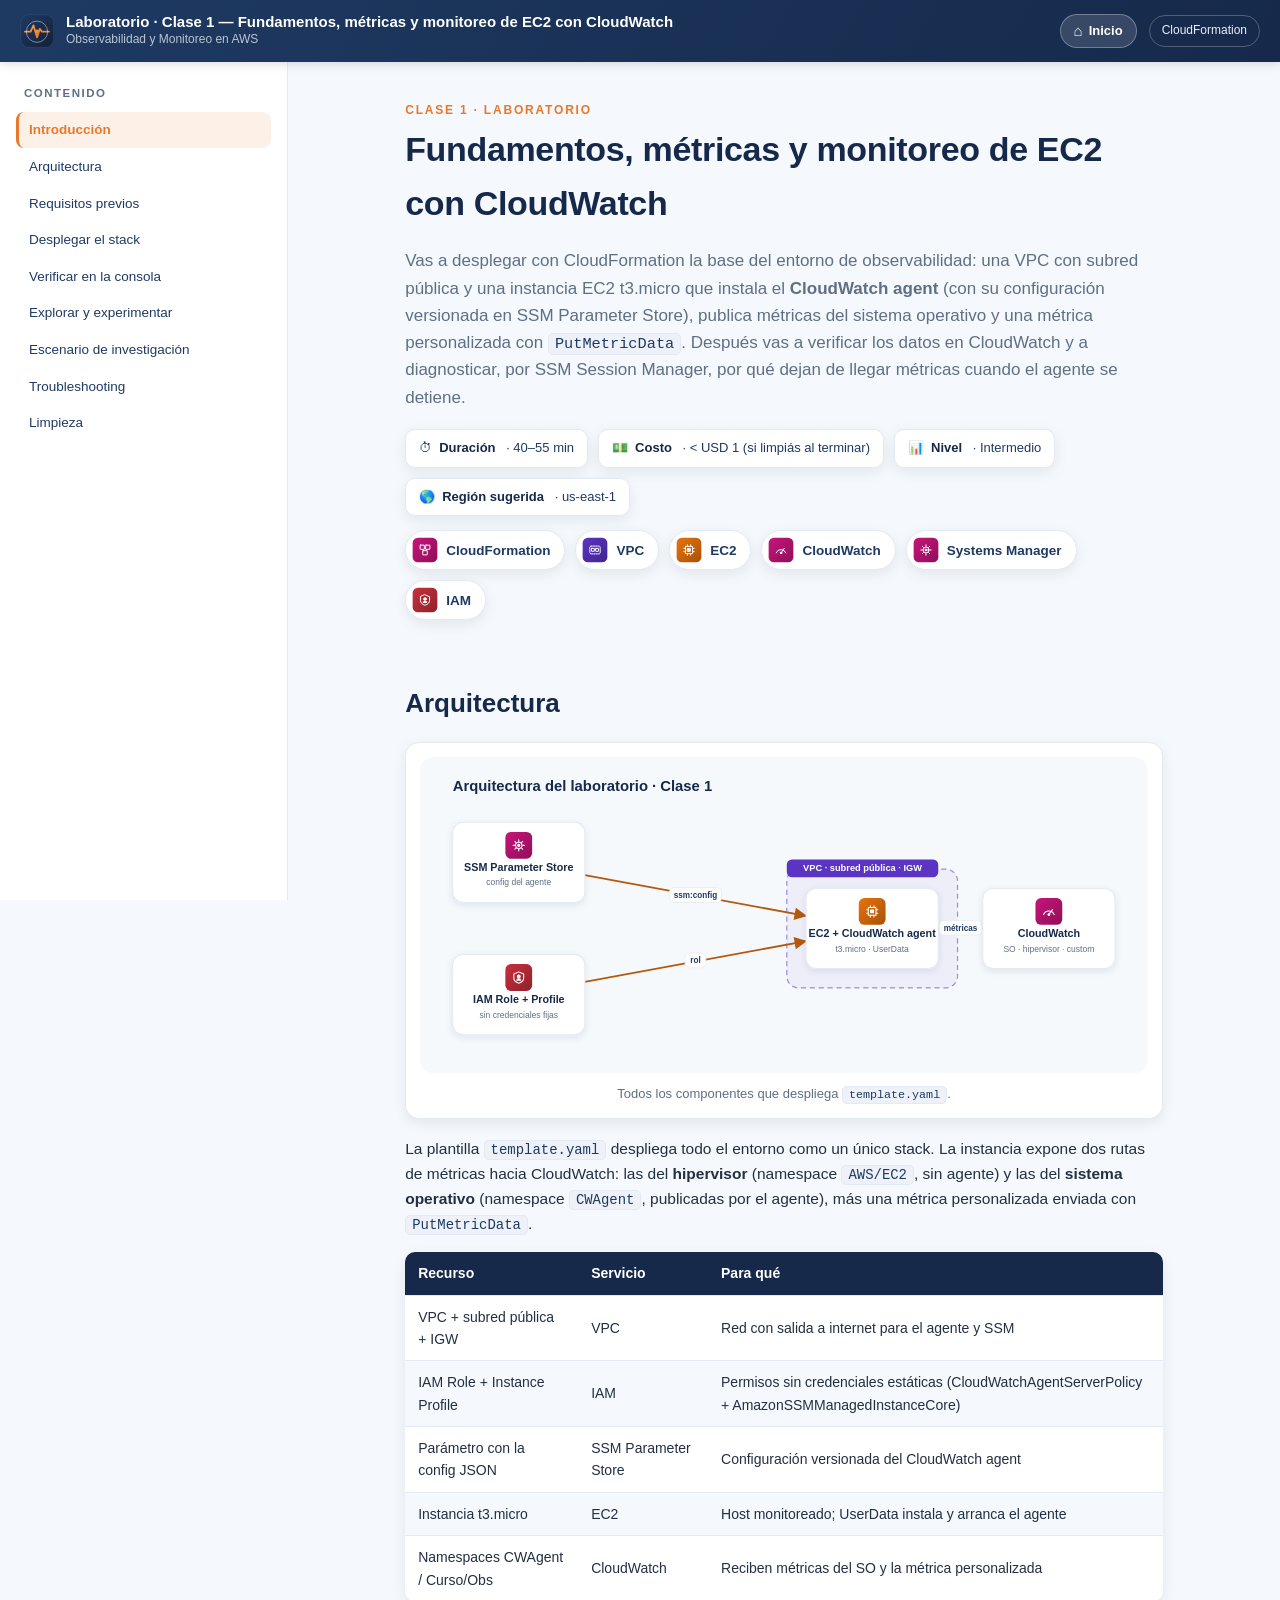
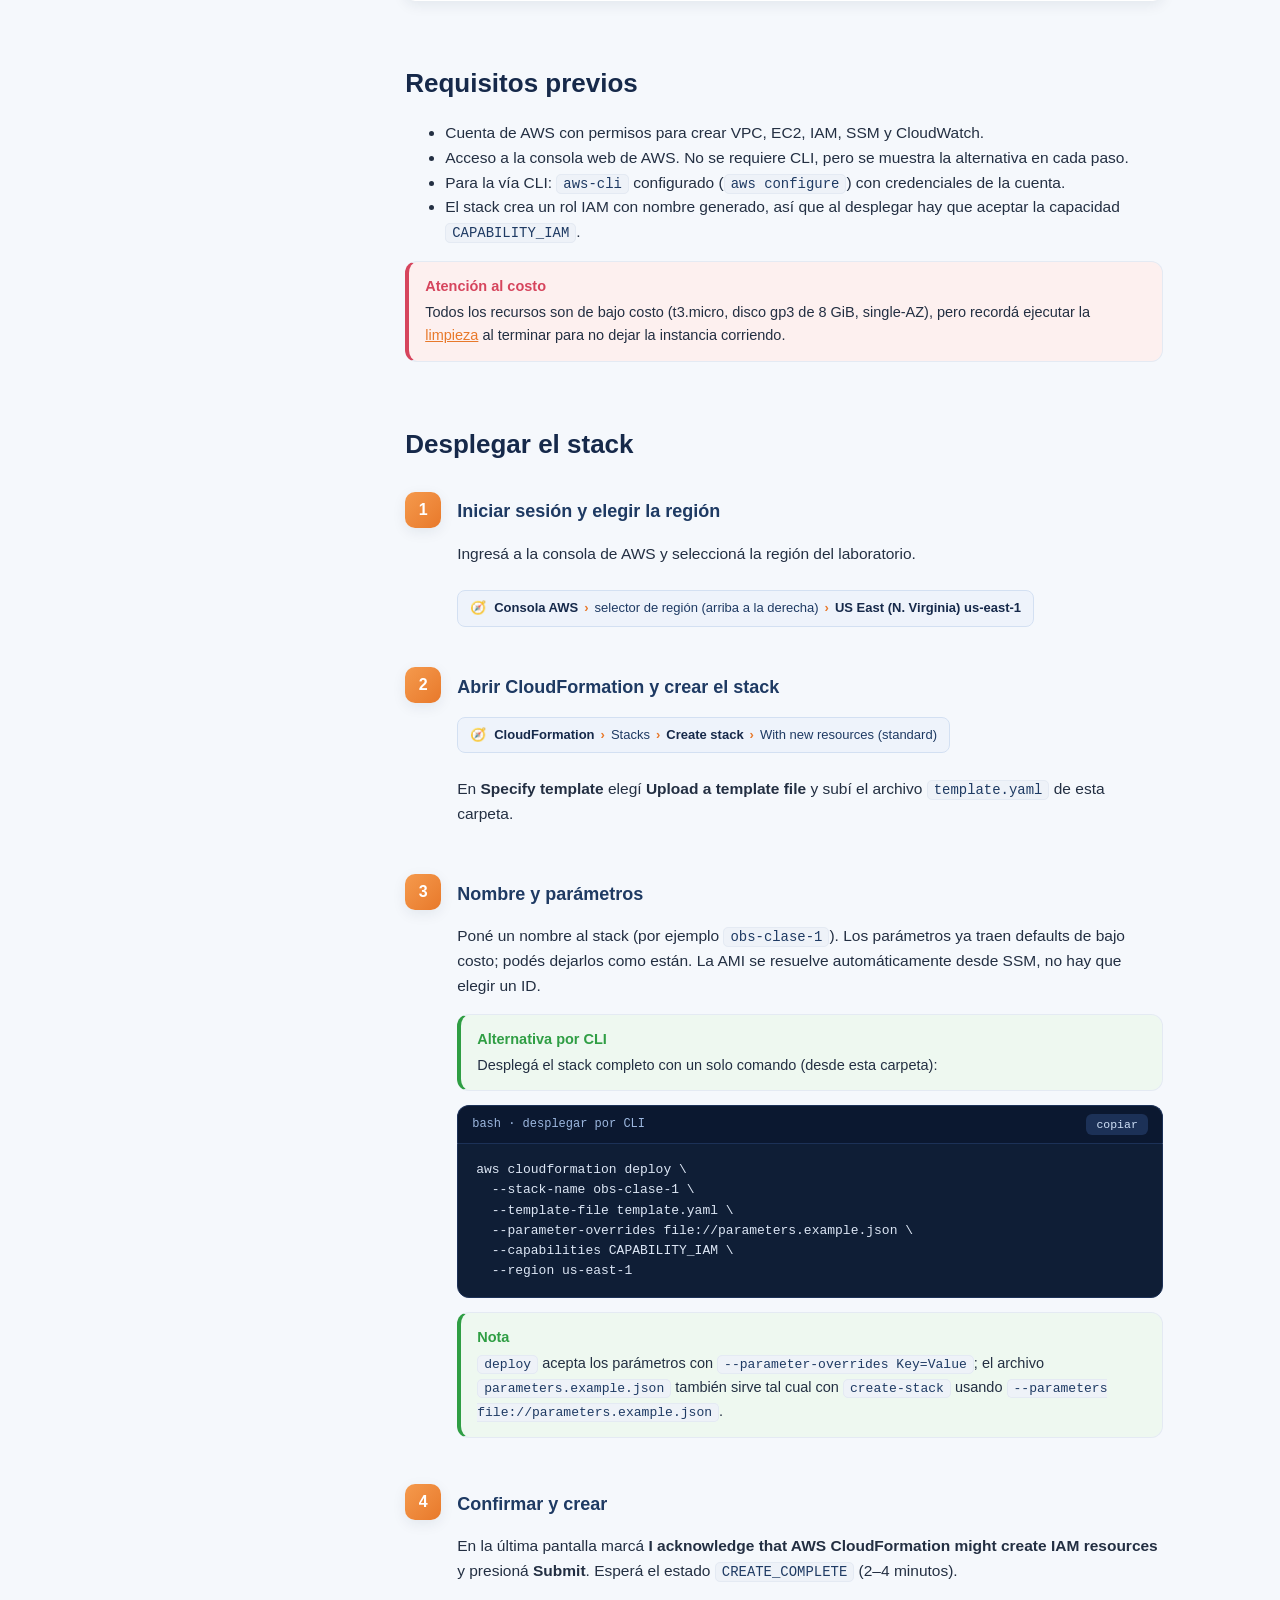
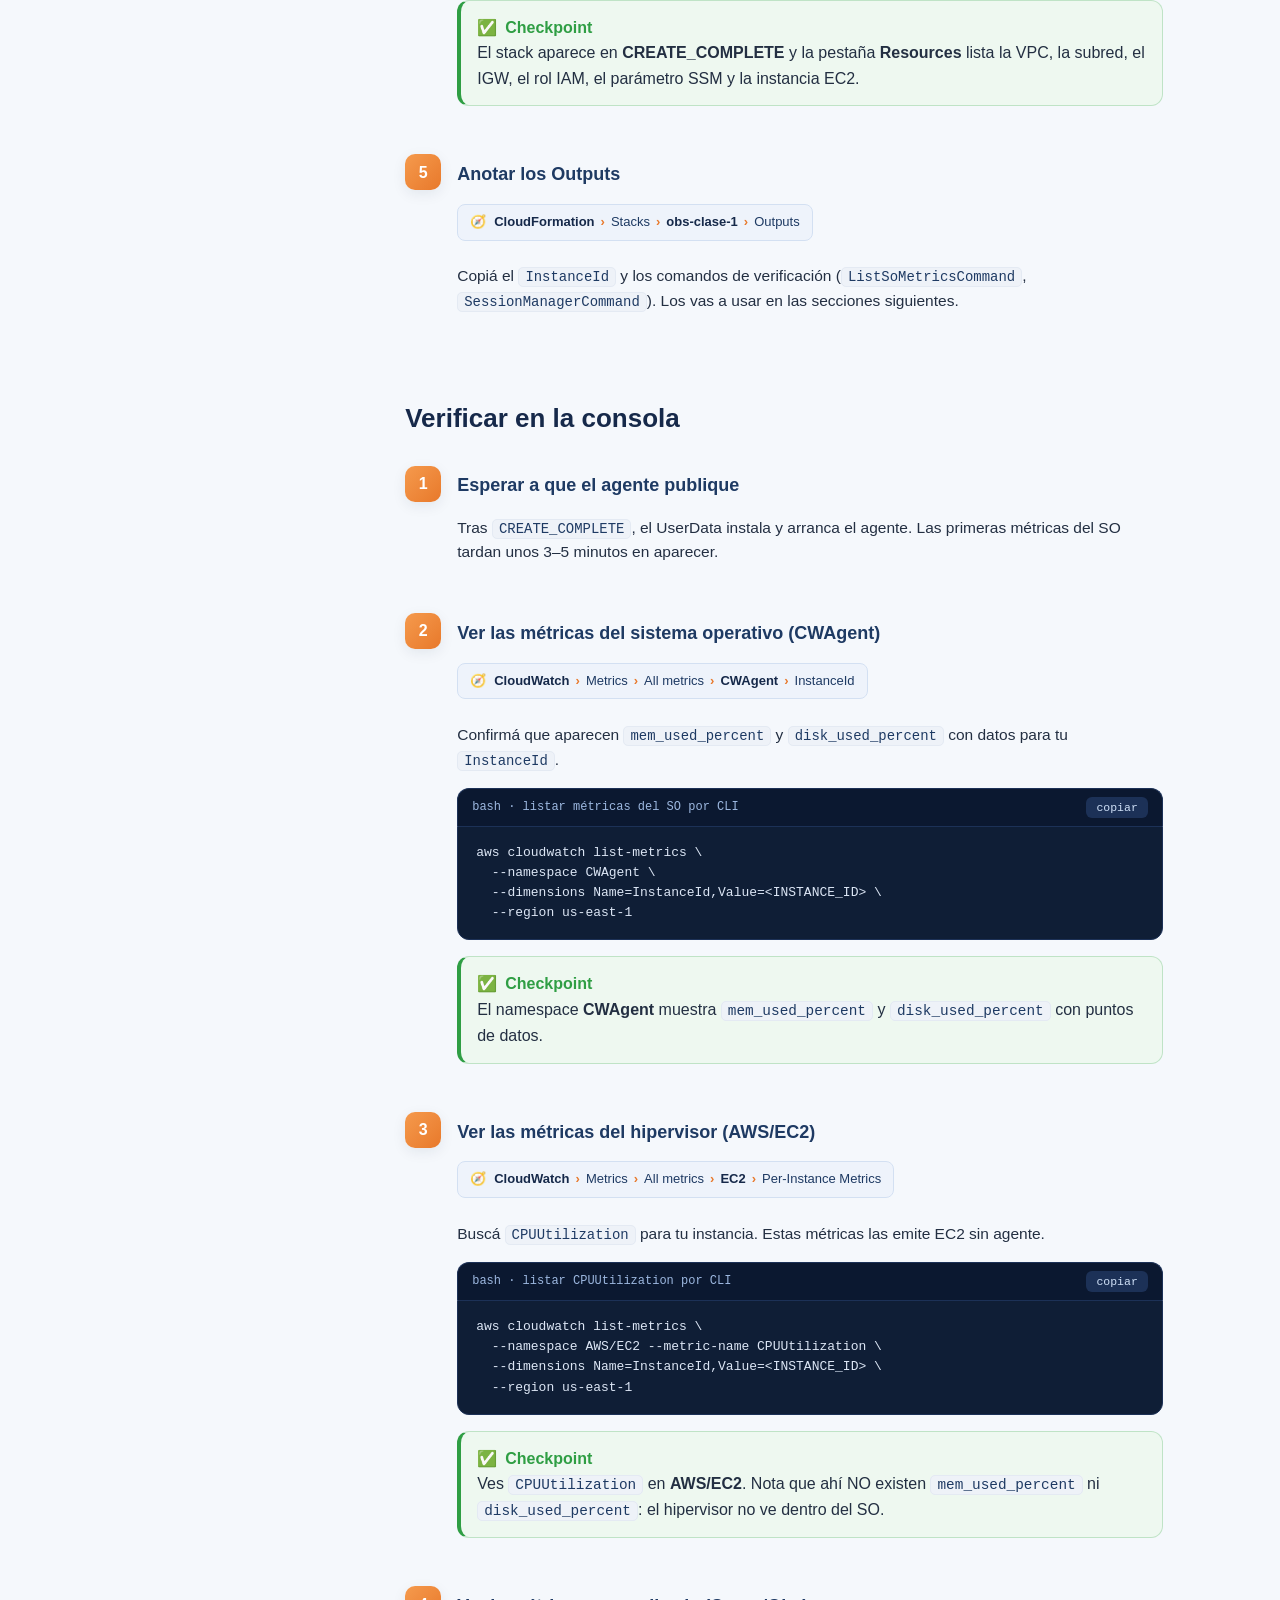
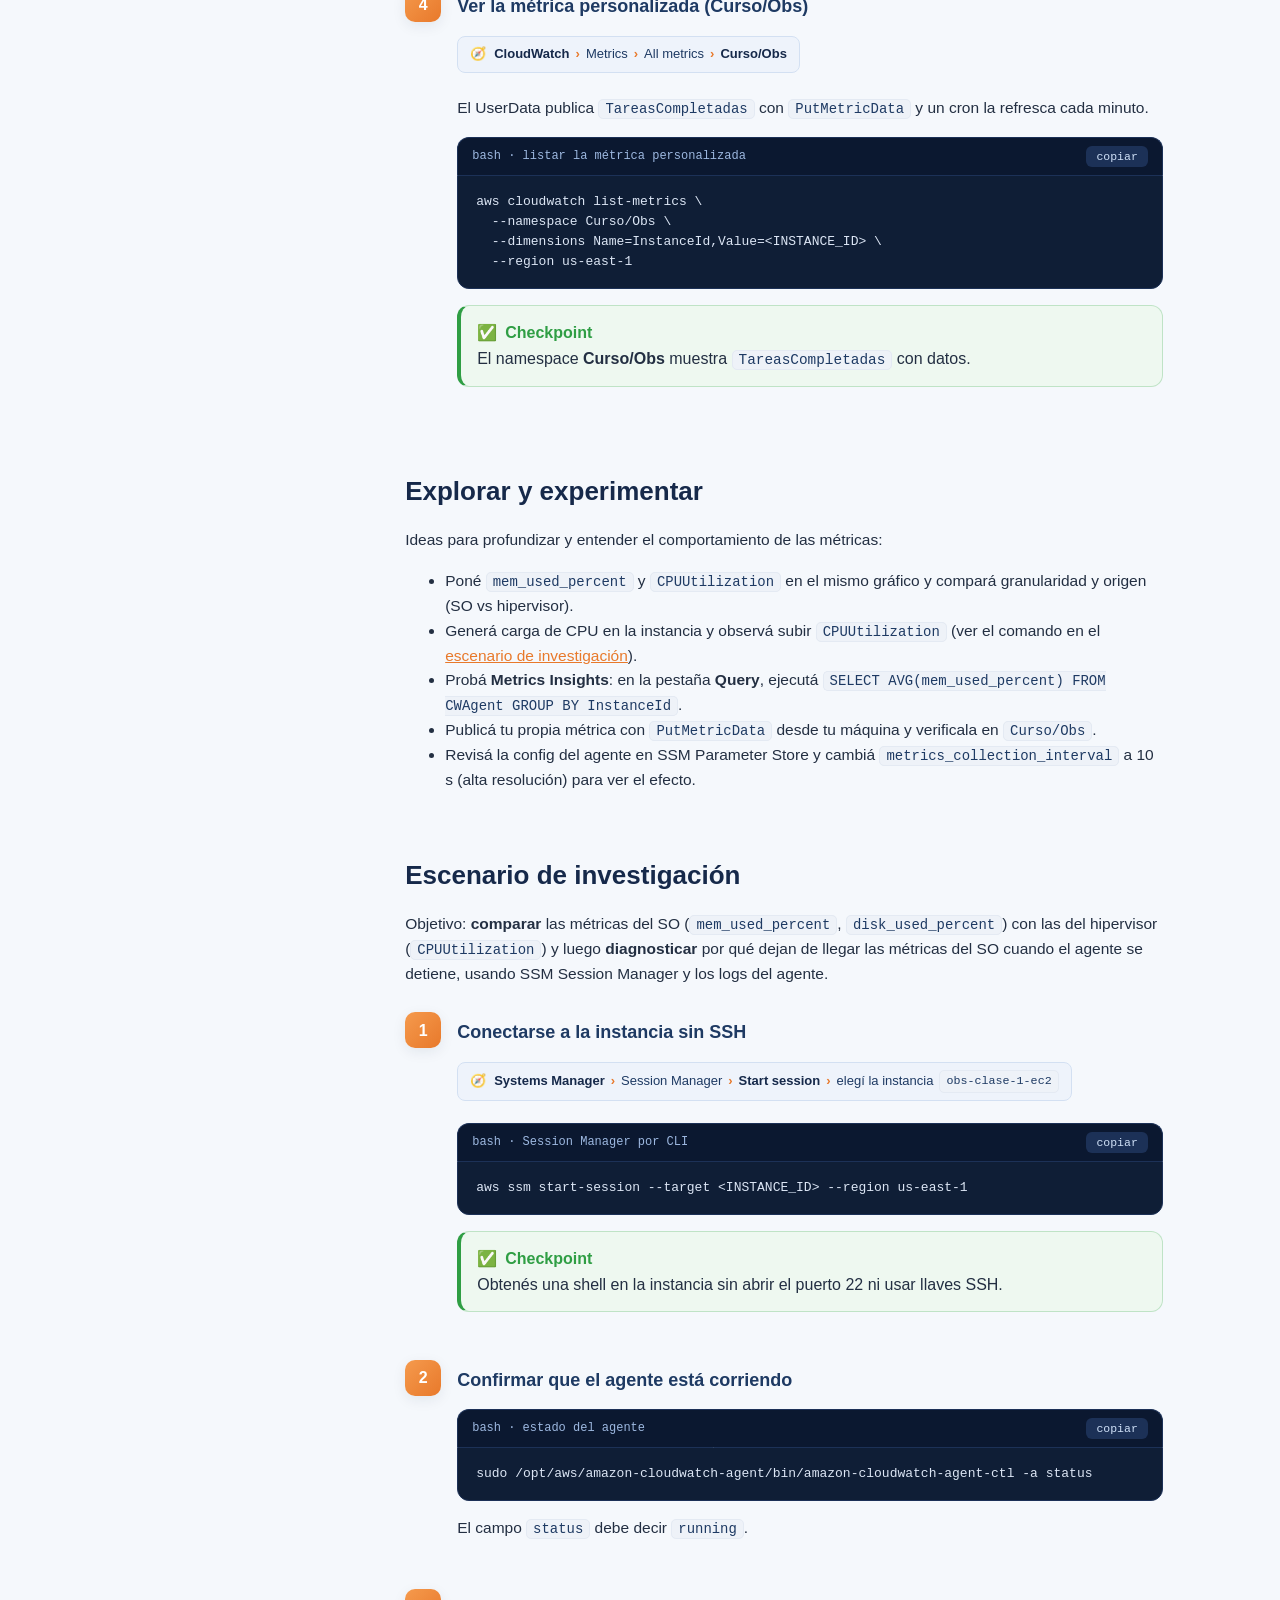
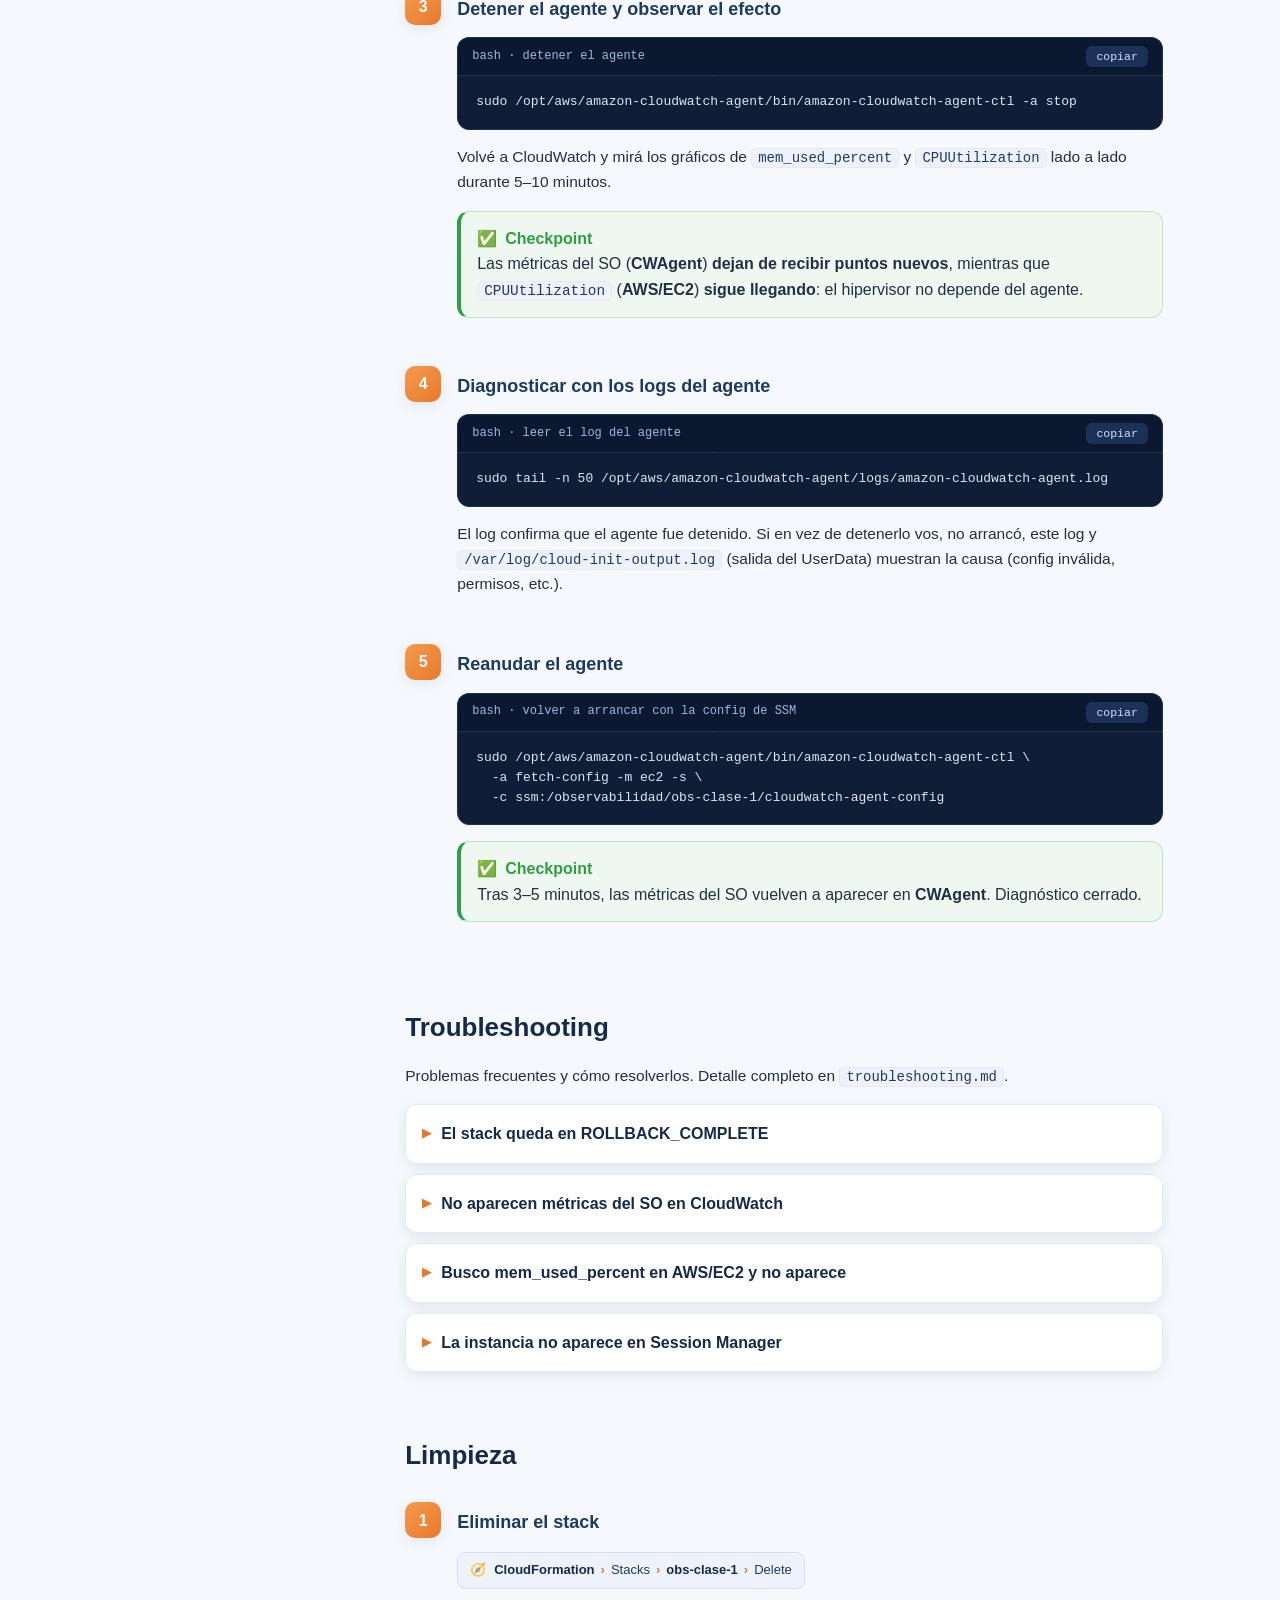
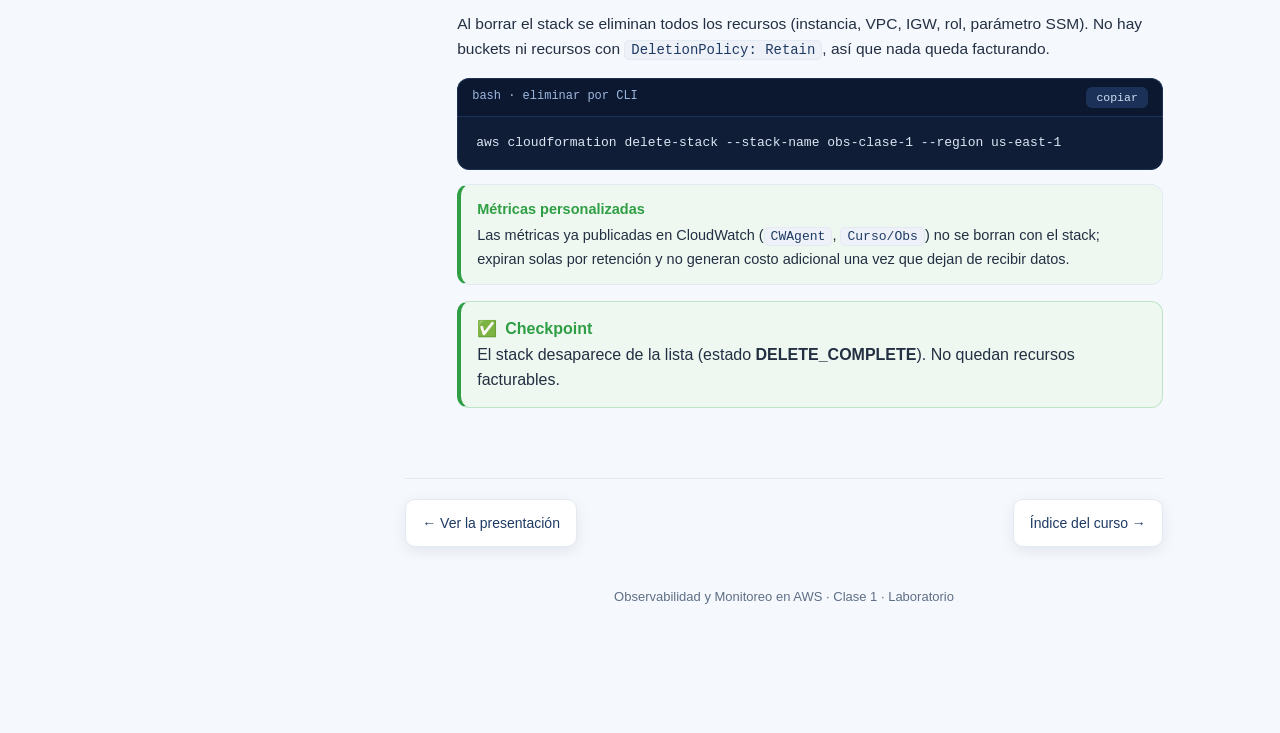
<file: clase-1-fundamentos-metricas-cloudwatch/laboratorio/guia.html>
<!doctype html>
<html lang="es">
<head>
  <meta charset="utf-8">
  <meta name="viewport" content="width=device-width, initial-scale=1">
  <title>Laboratorio · Clase 1 — Fundamentos, métricas y monitoreo de EC2 con CloudWatch</title>
  <link rel="stylesheet" href="../../assets/css/guide.css">
  <link rel="icon" href="../../assets/img/logo-curso.svg">
</head>
<body>

<header class="g-top">
  <img src="../../assets/img/logo-curso.svg" alt="">
  <div>
    <div class="g-title">Laboratorio · Clase 1 — Fundamentos, métricas y monitoreo de EC2 con CloudWatch</div>
    <div class="g-sub">Observabilidad y Monitoreo en AWS</div>
  </div>
  <span class="g-spacer"></span>
  <span class="g-badge">CloudFormation</span>
</header>

<div class="g-wrap">
  <!-- ---------------- SIDEBAR / TOC ---------------- -->
  <aside class="g-side">
    <p class="toc-title">Contenido</p>
    <nav>
      <a href="#intro">Introducción</a>
      <a href="#arquitectura">Arquitectura</a>
      <a href="#requisitos">Requisitos previos</a>
      <a href="#desplegar">Desplegar el stack</a>
      <a href="#verificar">Verificar en la consola</a>
      <a href="#explorar">Explorar y experimentar</a>
      <a href="#investigacion">Escenario de investigación</a>
      <a href="#troubleshooting">Troubleshooting</a>
      <a href="#limpieza">Limpieza</a>
    </nav>
  </aside>

  <!-- ---------------- CONTENIDO ---------------- -->
  <main class="g-main">
    <section id="intro">
      <span class="eyebrow">Clase 1 · Laboratorio</span>
      <h1>Fundamentos, métricas y monitoreo de EC2 con CloudWatch</h1>
      <p class="g-lead">Vas a desplegar con CloudFormation la base del entorno de observabilidad: una VPC con subred pública y una instancia EC2 t3.micro que instala el <b>CloudWatch agent</b> (con su configuración versionada en SSM Parameter Store), publica métricas del sistema operativo y una métrica personalizada con <code>PutMetricData</code>. Después vas a verificar los datos en CloudWatch y a diagnosticar, por SSM Session Manager, por qué dejan de llegar métricas cuando el agente se detiene.</p>

      <div class="g-meta">
        <span class="m">⏱ <b>Duración</b>&nbsp;· 40–55 min</span>
        <span class="m">💵 <b>Costo</b>&nbsp;· &lt; USD 1 (si limpiás al terminar)</span>
        <span class="m">📊 <b>Nivel</b>&nbsp;· Intermedio</span>
        <span class="m">🌎 <b>Región sugerida</b>&nbsp;· us-east-1</span>
      </div>

      <div class="svc-row">
        <span class="svc-chip"><img src="../../assets/img/services/cloudformation.svg" alt="">CloudFormation</span>
        <span class="svc-chip"><img src="../../assets/img/services/vpc.svg" alt="">VPC</span>
        <span class="svc-chip"><img src="../../assets/img/services/ec2.svg" alt="">EC2</span>
        <span class="svc-chip"><img src="../../assets/img/services/cloudwatch.svg" alt="">CloudWatch</span>
        <span class="svc-chip"><img src="../../assets/img/services/systems-manager.svg" alt="">Systems Manager</span>
        <span class="svc-chip"><img src="../../assets/img/services/iam.svg" alt="">IAM</span>
      </div>
    </section>

    <section id="arquitectura">
      <h2>Arquitectura</h2>
      <figure class="arch-figure">
<svg xmlns="http://www.w3.org/2000/svg" viewBox="0 0 980 426" role="img" aria-label="Diagrama de arquitectura" style="width:100%;height:auto;display:block">
<defs><marker id="arw" markerWidth="9" markerHeight="9" refX="7.5" refY="4.5" orient="auto"><path d="M1,1 L8,4.5 L1,8 Z" fill="#b3590f"/></marker><filter id="sh" x="-20%" y="-20%" width="140%" height="150%"><feDropShadow dx="0" dy="3" stdDeviation="4" flood-color="#16294a" flood-opacity="0.10"/></filter></defs>
<rect x="0" y="0" width="980" height="426" rx="18" fill="#f6f9fc"/>
<text x="44" y="46" font-family="Segoe UI,Helvetica,Arial,sans-serif" font-size="20" font-weight="800" fill="#16294a">Arquitectura del laboratorio · Clase 1</text>
<rect x="494" y="151" width="230" height="160" rx="16" fill="#5B34C4" fill-opacity="0.05" stroke="#5B34C4" stroke-opacity="0.55" stroke-width="1.6" stroke-dasharray="7 5"/>
<rect x="494" y="138" width="204" height="24" rx="7" fill="#5B34C4"/>
<text x="596" y="154" text-anchor="middle" font-family="Segoe UI,Helvetica,Arial,sans-serif" font-size="12.5" font-weight="700" fill="#fff">VPC · subred pública · IGW</text>
<line x1="222" y1="159" x2="520" y2="214" stroke="#b3590f" stroke-width="2.4" marker-end="url(#arw)"/>
<rect x="336" y="176" width="70" height="20" rx="6" fill="#fff" stroke="#e4eaf3"/>
<text x="371" y="190" text-anchor="middle" font-family="Segoe UI,Helvetica,Arial,sans-serif" font-size="11" font-weight="600" fill="#1e3a63">ssm:config</text>
<line x1="222" y1="303" x2="520" y2="248" stroke="#b3590f" stroke-width="2.4" marker-end="url(#arw)"/>
<rect x="357" y="264" width="28" height="20" rx="6" fill="#fff" stroke="#e4eaf3"/>
<text x="371" y="278" text-anchor="middle" font-family="Segoe UI,Helvetica,Arial,sans-serif" font-size="11" font-weight="600" fill="#1e3a63">rol</text>
<line x1="698" y1="231" x2="758" y2="231" stroke="#b3590f" stroke-width="2.4" marker-end="url(#arw)"/>
<rect x="699" y="220" width="58" height="20" rx="6" fill="#fff" stroke="#e4eaf3"/>
<text x="728" y="234" text-anchor="middle" font-family="Segoe UI,Helvetica,Arial,sans-serif" font-size="11" font-weight="600" fill="#1e3a63">métricas</text>
<rect x="44" y="88" width="178" height="108" rx="14" fill="#ffffff" stroke="#e4eaf3" stroke-width="1.4" filter="url(#sh)"/>
<image href="../../assets/img/services/systems-manager.svg" x="114" y="100" width="38" height="38"/>
<text x="133" y="154" text-anchor="middle" font-family="Segoe UI,Helvetica,Arial,sans-serif" font-size="14.5" font-weight="700" fill="#16294a">SSM Parameter Store</text>
<text x="133" y="173" text-anchor="middle" font-family="Segoe UI,Helvetica,Arial,sans-serif" font-size="11.5" fill="#5f6f86">config del agente</text>
<rect x="44" y="266" width="178" height="108" rx="14" fill="#ffffff" stroke="#e4eaf3" stroke-width="1.4" filter="url(#sh)"/>
<image href="../../assets/img/services/iam.svg" x="114" y="278" width="38" height="38"/>
<text x="133" y="332" text-anchor="middle" font-family="Segoe UI,Helvetica,Arial,sans-serif" font-size="14.5" font-weight="700" fill="#16294a">IAM Role + Profile</text>
<text x="133" y="351" text-anchor="middle" font-family="Segoe UI,Helvetica,Arial,sans-serif" font-size="11.5" fill="#5f6f86">sin credenciales fijas</text>
<rect x="520" y="177" width="178" height="108" rx="14" fill="#ffffff" stroke="#e4eaf3" stroke-width="1.4" filter="url(#sh)"/>
<image href="../../assets/img/services/ec2.svg" x="590" y="189" width="38" height="38"/>
<text x="609" y="243" text-anchor="middle" font-family="Segoe UI,Helvetica,Arial,sans-serif" font-size="14.5" font-weight="700" fill="#16294a">EC2 + CloudWatch agent</text>
<text x="609" y="262" text-anchor="middle" font-family="Segoe UI,Helvetica,Arial,sans-serif" font-size="11.5" fill="#5f6f86">t3.micro · UserData</text>
<rect x="758" y="177" width="178" height="108" rx="14" fill="#ffffff" stroke="#e4eaf3" stroke-width="1.4" filter="url(#sh)"/>
<image href="../../assets/img/services/cloudwatch.svg" x="828" y="189" width="38" height="38"/>
<text x="847" y="243" text-anchor="middle" font-family="Segoe UI,Helvetica,Arial,sans-serif" font-size="14.5" font-weight="700" fill="#16294a">CloudWatch</text>
<text x="847" y="262" text-anchor="middle" font-family="Segoe UI,Helvetica,Arial,sans-serif" font-size="11.5" fill="#5f6f86">SO · hipervisor · custom</text>
</svg>
<figcaption>Todos los componentes que despliega <code>template.yaml</code>.</figcaption>
</figure>

      <p>La plantilla <code>template.yaml</code> despliega todo el entorno como un único stack. La instancia expone dos rutas de métricas hacia CloudWatch: las del <b>hipervisor</b> (namespace <code>AWS/EC2</code>, sin agente) y las del <b>sistema operativo</b> (namespace <code>CWAgent</code>, publicadas por el agente), más una métrica personalizada enviada con <code>PutMetricData</code>.</p>
      <table>
        <thead><tr><th>Recurso</th><th>Servicio</th><th>Para qué</th></tr></thead>
        <tbody>
          <tr><td>VPC + subred pública + IGW</td><td>VPC</td><td>Red con salida a internet para el agente y SSM</td></tr>
          <tr><td>IAM Role + Instance Profile</td><td>IAM</td><td>Permisos sin credenciales estáticas (CloudWatchAgentServerPolicy + AmazonSSMManagedInstanceCore)</td></tr>
          <tr><td>Parámetro con la config JSON</td><td>SSM Parameter Store</td><td>Configuración versionada del CloudWatch agent</td></tr>
          <tr><td>Instancia t3.micro</td><td>EC2</td><td>Host monitoreado; UserData instala y arranca el agente</td></tr>
          <tr><td>Namespaces CWAgent / Curso/Obs</td><td>CloudWatch</td><td>Reciben métricas del SO y la métrica personalizada</td></tr>
        </tbody>
      </table>
    </section>

    <section id="requisitos">
      <h2>Requisitos previos</h2>
      <ul>
        <li>Cuenta de AWS con permisos para crear VPC, EC2, IAM, SSM y CloudWatch.</li>
        <li>Acceso a la consola web de AWS. No se requiere CLI, pero se muestra la alternativa en cada paso.</li>
        <li>Para la vía CLI: <code>aws-cli</code> configurado (<code>aws configure</code>) con credenciales de la cuenta.</li>
        <li>El stack crea un rol IAM con nombre generado, así que al desplegar hay que aceptar la capacidad <code>CAPABILITY_IAM</code>.</li>
      </ul>
      <div class="warn"><b class="t">Atención al costo</b>Todos los recursos son de bajo costo (t3.micro, disco gp3 de 8&nbsp;GiB, single-AZ), pero recordá ejecutar la <a href="#limpieza">limpieza</a> al terminar para no dejar la instancia corriendo.</div>
    </section>

    <section id="desplegar">
      <h2>Desplegar el stack</h2>
      <div class="steps">

        <div class="step">
          <h3>Iniciar sesión y elegir la región</h3>
          <p>Ingresá a la consola de AWS y seleccioná la región del laboratorio.</p>
          <div class="console-path"><b>Consola AWS</b><span class="sep">›</span> selector de región (arriba a la derecha) <span class="sep">›</span> <b>US East (N. Virginia) us-east-1</b></div>
        </div>

        <div class="step">
          <h3>Abrir CloudFormation y crear el stack</h3>
          <div class="console-path"><b>CloudFormation</b><span class="sep">›</span> Stacks <span class="sep">›</span> <b>Create stack</b> <span class="sep">›</span> With new resources (standard)</div>
          <p>En <b>Specify template</b> elegí <b>Upload a template file</b> y subí el archivo <code>template.yaml</code> de esta carpeta.</p>
        </div>

        <div class="step">
          <h3>Nombre y parámetros</h3>
          <p>Poné un nombre al stack (por ejemplo <code>obs-clase-1</code>). Los parámetros ya traen defaults de bajo costo; podés dejarlos como están. La AMI se resuelve automáticamente desde SSM, no hay que elegir un ID.</p>
          <div class="tip"><b class="t">Alternativa por CLI</b>Desplegá el stack completo con un solo comando (desde esta carpeta):</div>
          <div class="code">
            <div class="code-head"><span>bash · desplegar por CLI</span><button class="copy-btn">copiar</button></div>
            <pre>aws cloudformation deploy \
  --stack-name obs-clase-1 \
  --template-file template.yaml \
  --parameter-overrides file://parameters.example.json \
  --capabilities CAPABILITY_IAM \
  --region us-east-1</pre>
          </div>
          <div class="tip"><b class="t">Nota</b><code>deploy</code> acepta los parámetros con <code>--parameter-overrides Key=Value</code>; el archivo <code>parameters.example.json</code> también sirve tal cual con <code>create-stack</code> usando <code>--parameters file://parameters.example.json</code>.</div>
        </div>

        <div class="step">
          <h3>Confirmar y crear</h3>
          <p>En la última pantalla marcá <b>I acknowledge that AWS CloudFormation might create IAM resources</b> y presioná <b>Submit</b>. Esperá el estado <code>CREATE_COMPLETE</code> (2–4 minutos).</p>
          <div class="checkpoint"><div class="cp-title">Checkpoint</div>El stack aparece en <b>CREATE_COMPLETE</b> y la pestaña <b>Resources</b> lista la VPC, la subred, el IGW, el rol IAM, el parámetro SSM y la instancia EC2.</div>
        </div>

        <div class="step">
          <h3>Anotar los Outputs</h3>
          <div class="console-path"><b>CloudFormation</b><span class="sep">›</span> Stacks <span class="sep">›</span> <b>obs-clase-1</b> <span class="sep">›</span> Outputs</div>
          <p>Copiá el <code>InstanceId</code> y los comandos de verificación (<code>ListSoMetricsCommand</code>, <code>SessionManagerCommand</code>). Los vas a usar en las secciones siguientes.</p>
        </div>

      </div>
    </section>

    <section id="verificar">
      <h2>Verificar en la consola</h2>
      <div class="steps">

        <div class="step">
          <h3>Esperar a que el agente publique</h3>
          <p>Tras <code>CREATE_COMPLETE</code>, el UserData instala y arranca el agente. Las primeras métricas del SO tardan unos 3–5 minutos en aparecer.</p>
        </div>

        <div class="step">
          <h3>Ver las métricas del sistema operativo (CWAgent)</h3>
          <div class="console-path"><b>CloudWatch</b><span class="sep">›</span> Metrics <span class="sep">›</span> All metrics <span class="sep">›</span> <b>CWAgent</b> <span class="sep">›</span> InstanceId</div>
          <p>Confirmá que aparecen <code>mem_used_percent</code> y <code>disk_used_percent</code> con datos para tu <code>InstanceId</code>.</p>
          <div class="code">
            <div class="code-head"><span>bash · listar métricas del SO por CLI</span><button class="copy-btn">copiar</button></div>
            <pre>aws cloudwatch list-metrics \
  --namespace CWAgent \
  --dimensions Name=InstanceId,Value=&lt;INSTANCE_ID&gt; \
  --region us-east-1</pre>
          </div>
          <div class="checkpoint"><div class="cp-title">Checkpoint</div>El namespace <b>CWAgent</b> muestra <code>mem_used_percent</code> y <code>disk_used_percent</code> con puntos de datos.</div>
        </div>

        <div class="step">
          <h3>Ver las métricas del hipervisor (AWS/EC2)</h3>
          <div class="console-path"><b>CloudWatch</b><span class="sep">›</span> Metrics <span class="sep">›</span> All metrics <span class="sep">›</span> <b>EC2</b> <span class="sep">›</span> Per-Instance Metrics</div>
          <p>Buscá <code>CPUUtilization</code> para tu instancia. Estas métricas las emite EC2 sin agente.</p>
          <div class="code">
            <div class="code-head"><span>bash · listar CPUUtilization por CLI</span><button class="copy-btn">copiar</button></div>
            <pre>aws cloudwatch list-metrics \
  --namespace AWS/EC2 --metric-name CPUUtilization \
  --dimensions Name=InstanceId,Value=&lt;INSTANCE_ID&gt; \
  --region us-east-1</pre>
          </div>
          <div class="checkpoint"><div class="cp-title">Checkpoint</div>Ves <code>CPUUtilization</code> en <b>AWS/EC2</b>. Nota que ahí NO existen <code>mem_used_percent</code> ni <code>disk_used_percent</code>: el hipervisor no ve dentro del SO.</div>
        </div>

        <div class="step">
          <h3>Ver la métrica personalizada (Curso/Obs)</h3>
          <div class="console-path"><b>CloudWatch</b><span class="sep">›</span> Metrics <span class="sep">›</span> All metrics <span class="sep">›</span> <b>Curso/Obs</b></div>
          <p>El UserData publica <code>TareasCompletadas</code> con <code>PutMetricData</code> y un cron la refresca cada minuto.</p>
          <div class="code">
            <div class="code-head"><span>bash · listar la métrica personalizada</span><button class="copy-btn">copiar</button></div>
            <pre>aws cloudwatch list-metrics \
  --namespace Curso/Obs \
  --dimensions Name=InstanceId,Value=&lt;INSTANCE_ID&gt; \
  --region us-east-1</pre>
          </div>
          <div class="checkpoint"><div class="cp-title">Checkpoint</div>El namespace <b>Curso/Obs</b> muestra <code>TareasCompletadas</code> con datos.</div>
        </div>

      </div>
    </section>

    <section id="explorar">
      <h2>Explorar y experimentar</h2>
      <p>Ideas para profundizar y entender el comportamiento de las métricas:</p>
      <ul>
        <li>Poné <code>mem_used_percent</code> y <code>CPUUtilization</code> en el mismo gráfico y compará granularidad y origen (SO vs hipervisor).</li>
        <li>Generá carga de CPU en la instancia y observá subir <code>CPUUtilization</code> (ver el comando en el <a href="#investigacion">escenario de investigación</a>).</li>
        <li>Probá <b>Metrics Insights</b>: en la pestaña <b>Query</b>, ejecutá <code>SELECT AVG(mem_used_percent) FROM CWAgent GROUP BY InstanceId</code>.</li>
        <li>Publicá tu propia métrica con <code>PutMetricData</code> desde tu máquina y verificala en <code>Curso/Obs</code>.</li>
        <li>Revisá la config del agente en SSM Parameter Store y cambiá <code>metrics_collection_interval</code> a 10 s (alta resolución) para ver el efecto.</li>
      </ul>
    </section>

    <section id="investigacion">
      <h2>Escenario de investigación</h2>
      <p>Objetivo: <b>comparar</b> las métricas del SO (<code>mem_used_percent</code>, <code>disk_used_percent</code>) con las del hipervisor (<code>CPUUtilization</code>) y luego <b>diagnosticar</b> por qué dejan de llegar las métricas del SO cuando el agente se detiene, usando SSM Session Manager y los logs del agente.</p>
      <div class="steps">

        <div class="step">
          <h3>Conectarse a la instancia sin SSH</h3>
          <div class="console-path"><b>Systems Manager</b><span class="sep">›</span> Session Manager <span class="sep">›</span> <b>Start session</b> <span class="sep">›</span> elegí la instancia <code>obs-clase-1-ec2</code></div>
          <div class="code">
            <div class="code-head"><span>bash · Session Manager por CLI</span><button class="copy-btn">copiar</button></div>
            <pre>aws ssm start-session --target &lt;INSTANCE_ID&gt; --region us-east-1</pre>
          </div>
          <div class="checkpoint"><div class="cp-title">Checkpoint</div>Obtenés una shell en la instancia sin abrir el puerto 22 ni usar llaves SSH.</div>
        </div>

        <div class="step">
          <h3>Confirmar que el agente está corriendo</h3>
          <div class="code">
            <div class="code-head"><span>bash · estado del agente</span><button class="copy-btn">copiar</button></div>
            <pre>sudo /opt/aws/amazon-cloudwatch-agent/bin/amazon-cloudwatch-agent-ctl -a status</pre>
          </div>
          <p>El campo <code>status</code> debe decir <code>running</code>.</p>
        </div>

        <div class="step">
          <h3>Detener el agente y observar el efecto</h3>
          <div class="code">
            <div class="code-head"><span>bash · detener el agente</span><button class="copy-btn">copiar</button></div>
            <pre>sudo /opt/aws/amazon-cloudwatch-agent/bin/amazon-cloudwatch-agent-ctl -a stop</pre>
          </div>
          <p>Volvé a CloudWatch y mirá los gráficos de <code>mem_used_percent</code> y <code>CPUUtilization</code> lado a lado durante 5–10 minutos.</p>
          <div class="checkpoint"><div class="cp-title">Checkpoint</div>Las métricas del SO (<b>CWAgent</b>) <b>dejan de recibir puntos nuevos</b>, mientras que <code>CPUUtilization</code> (<b>AWS/EC2</b>) <b>sigue llegando</b>: el hipervisor no depende del agente.</div>
        </div>

        <div class="step">
          <h3>Diagnosticar con los logs del agente</h3>
          <div class="code">
            <div class="code-head"><span>bash · leer el log del agente</span><button class="copy-btn">copiar</button></div>
            <pre>sudo tail -n 50 /opt/aws/amazon-cloudwatch-agent/logs/amazon-cloudwatch-agent.log</pre>
          </div>
          <p>El log confirma que el agente fue detenido. Si en vez de detenerlo vos, no arrancó, este log y <code>/var/log/cloud-init-output.log</code> (salida del UserData) muestran la causa (config inválida, permisos, etc.).</p>
        </div>

        <div class="step">
          <h3>Reanudar el agente</h3>
          <div class="code">
            <div class="code-head"><span>bash · volver a arrancar con la config de SSM</span><button class="copy-btn">copiar</button></div>
            <pre>sudo /opt/aws/amazon-cloudwatch-agent/bin/amazon-cloudwatch-agent-ctl \
  -a fetch-config -m ec2 -s \
  -c ssm:/observabilidad/obs-clase-1/cloudwatch-agent-config</pre>
          </div>
          <div class="checkpoint"><div class="cp-title">Checkpoint</div>Tras 3–5 minutos, las métricas del SO vuelven a aparecer en <b>CWAgent</b>. Diagnóstico cerrado.</div>
        </div>

      </div>
    </section>

    <section id="troubleshooting">
      <h2>Troubleshooting</h2>
      <p>Problemas frecuentes y cómo resolverlos. Detalle completo en <code>troubleshooting.md</code>.</p>
      <div class="trouble">
        <details>
          <summary>El stack queda en ROLLBACK_COMPLETE</summary>
          <p><span class="sym">Síntoma:</span> la creación falla y el stack se revierte.</p>
          <p><span class="fix">Solución:</span> abrí la pestaña <b>Events</b>, buscá el primer error (arriba del rollback) y corregí el parámetro o permiso. Borrá el stack fallido antes de reintentar.</p>
        </details>
        <details>
          <summary>No aparecen métricas del SO en CloudWatch</summary>
          <p><span class="sym">Síntoma:</span> el namespace <b>CWAgent</b> está vacío.</p>
          <p><span class="fix">Solución:</span> esperá 3–5 minutos; conectate por Session Manager y verificá el estado con <code>amazon-cloudwatch-agent-ctl -a status</code>; revisá el rol de la instancia y el log del agente.</p>
        </details>
        <details>
          <summary>Busco mem_used_percent en AWS/EC2 y no aparece</summary>
          <p><span class="sym">Síntoma:</span> no encontrás memoria ni uso de disco en el namespace del hipervisor.</p>
          <p><span class="fix">Solución:</span> es esperado. EC2 nunca emite esas métricas: viven en <b>CWAgent</b> y solo existen con el agente corriendo.</p>
        </details>
        <details>
          <summary>La instancia no aparece en Session Manager</summary>
          <p><span class="sym">Síntoma:</span> no podés iniciar sesión desde SSM.</p>
          <p><span class="fix">Solución:</span> verificá que el rol tenga <code>AmazonSSMManagedInstanceCore</code> y que la subred tenga salida a internet (ruta al IGW). Esperá 2–3 minutos a que el SSM Agent registre la instancia.</p>
        </details>
      </div>
    </section>

    <section id="limpieza">
      <h2>Limpieza</h2>
      <div class="steps">
        <div class="step">
          <h3>Eliminar el stack</h3>
          <div class="console-path"><b>CloudFormation</b><span class="sep">›</span> Stacks <span class="sep">›</span> <b>obs-clase-1</b> <span class="sep">›</span> Delete</div>
          <p>Al borrar el stack se eliminan todos los recursos (instancia, VPC, IGW, rol, parámetro SSM). No hay buckets ni recursos con <code>DeletionPolicy: Retain</code>, así que nada queda facturando.</p>
          <div class="code">
            <div class="code-head"><span>bash · eliminar por CLI</span><button class="copy-btn">copiar</button></div>
            <pre>aws cloudformation delete-stack --stack-name obs-clase-1 --region us-east-1</pre>
          </div>
          <div class="tip"><b class="t">Métricas personalizadas</b>Las métricas ya publicadas en CloudWatch (<code>CWAgent</code>, <code>Curso/Obs</code>) no se borran con el stack; expiran solas por retención y no generan costo adicional una vez que dejan de recibir datos.</div>
          <div class="checkpoint"><div class="cp-title">Checkpoint</div>El stack desaparece de la lista (estado <b>DELETE_COMPLETE</b>). No quedan recursos facturables.</div>
        </div>
      </div>
    </section>

    <div class="g-nav">
      <a href="../presentacion/index.html">← Ver la presentación</a>
      <a href="../../README.md">Índice del curso →</a>
    </div>

    <footer class="g-foot">Observabilidad y Monitoreo en AWS · Clase 1 · Laboratorio</footer>
  </main>
</div>

<script src="../../assets/js/guide.js"></script>
</body>
</html>
</file>
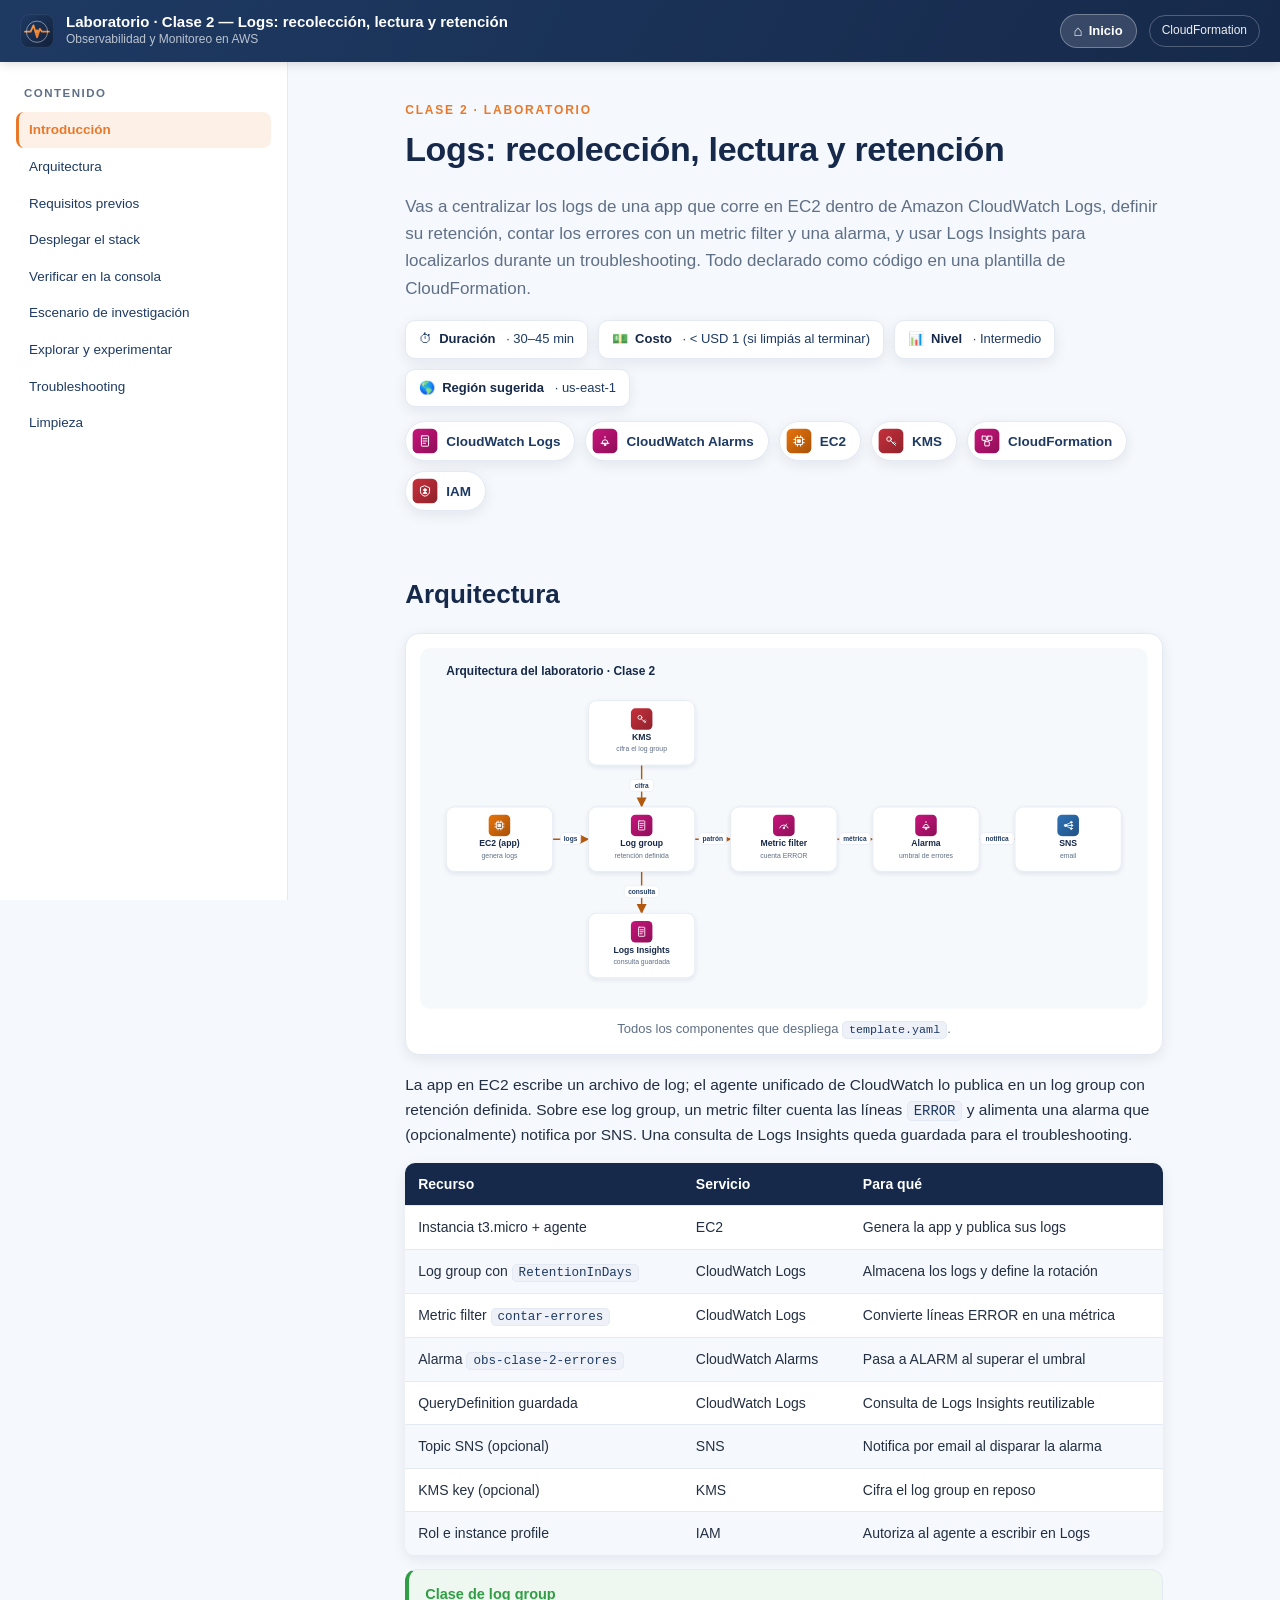
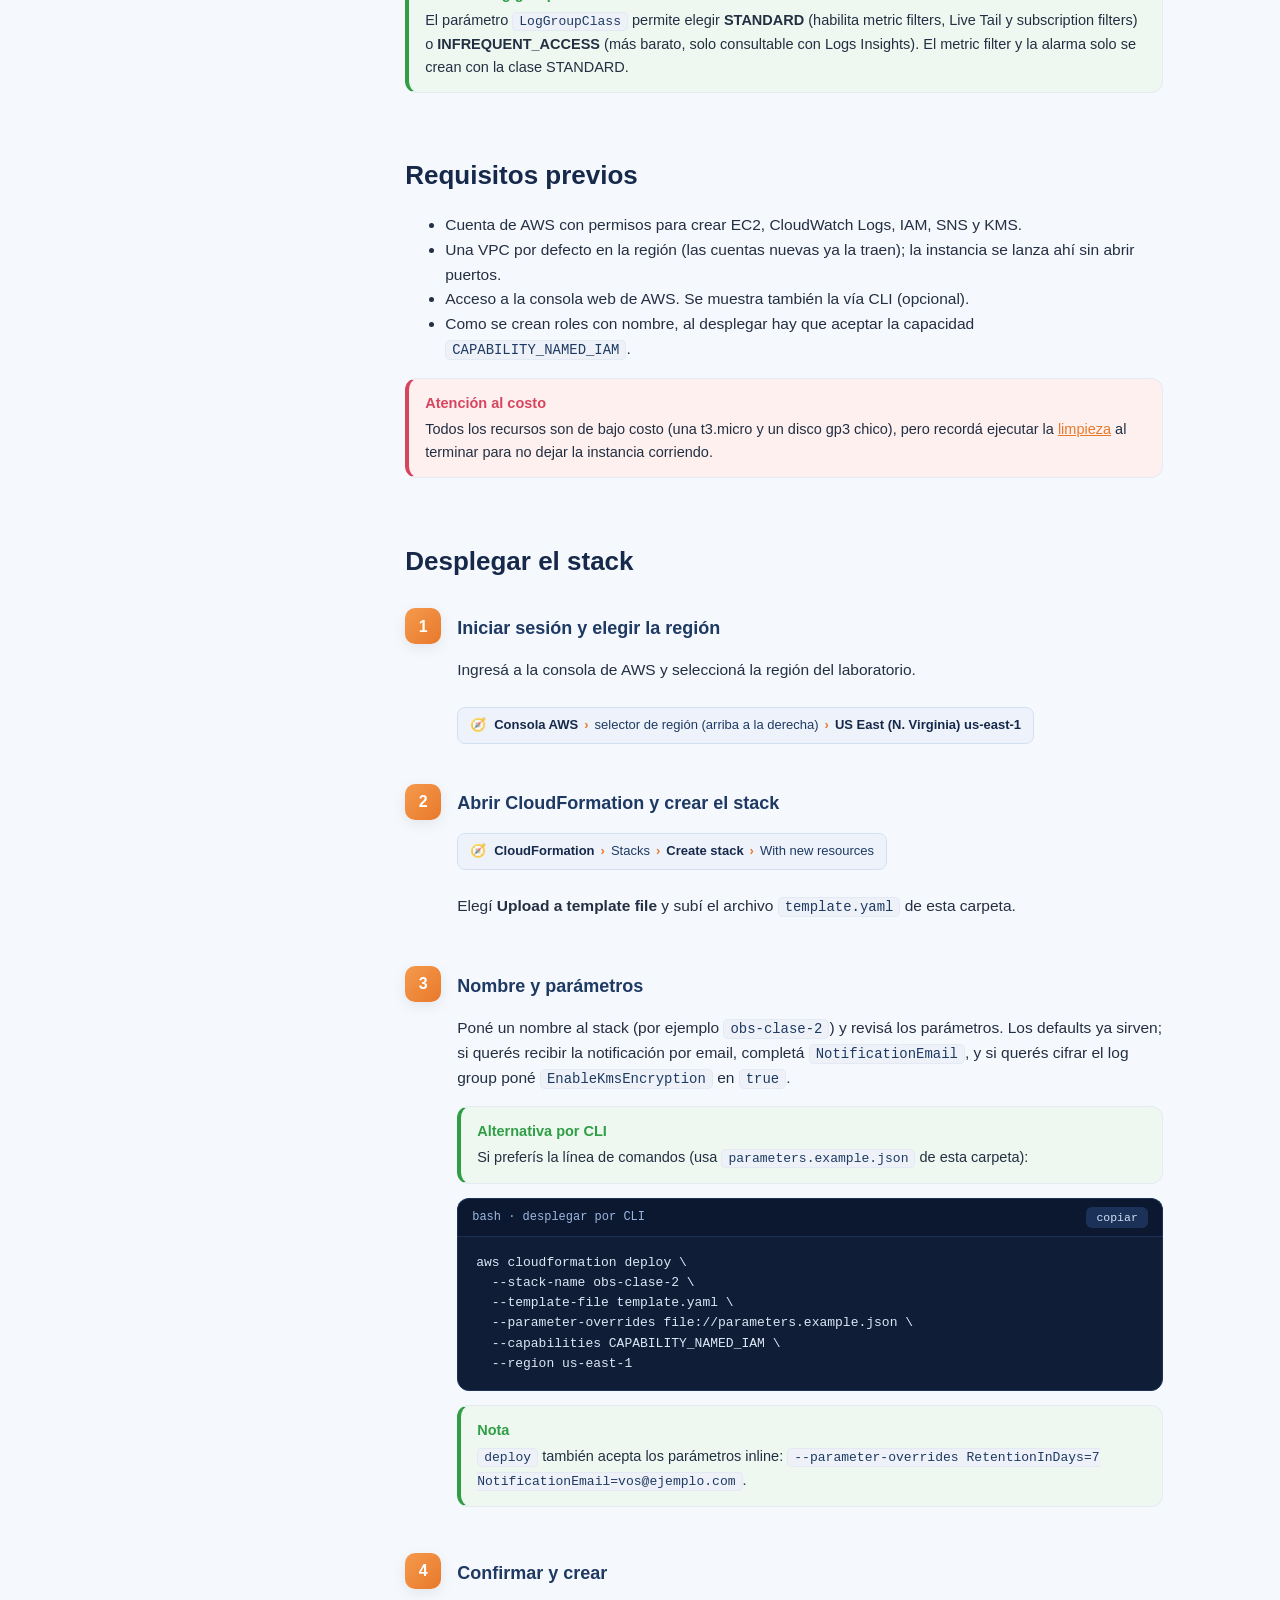
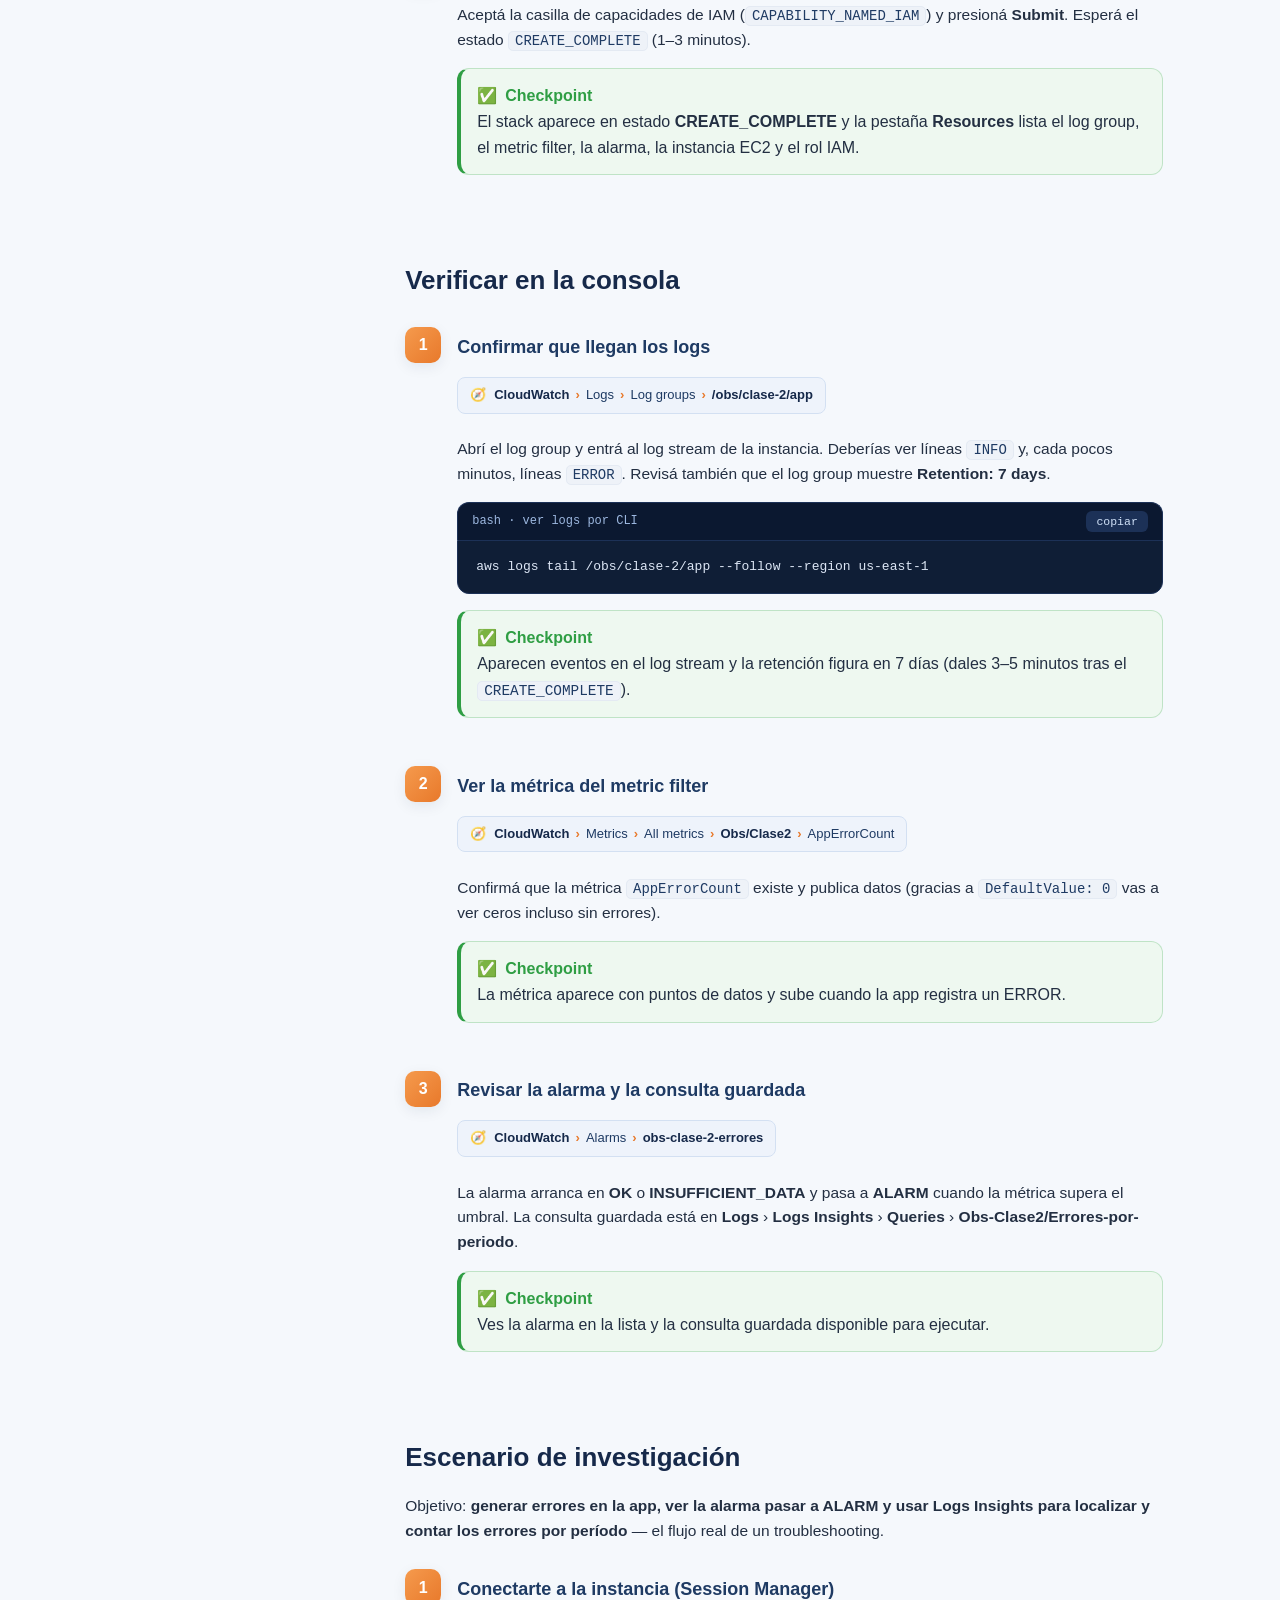
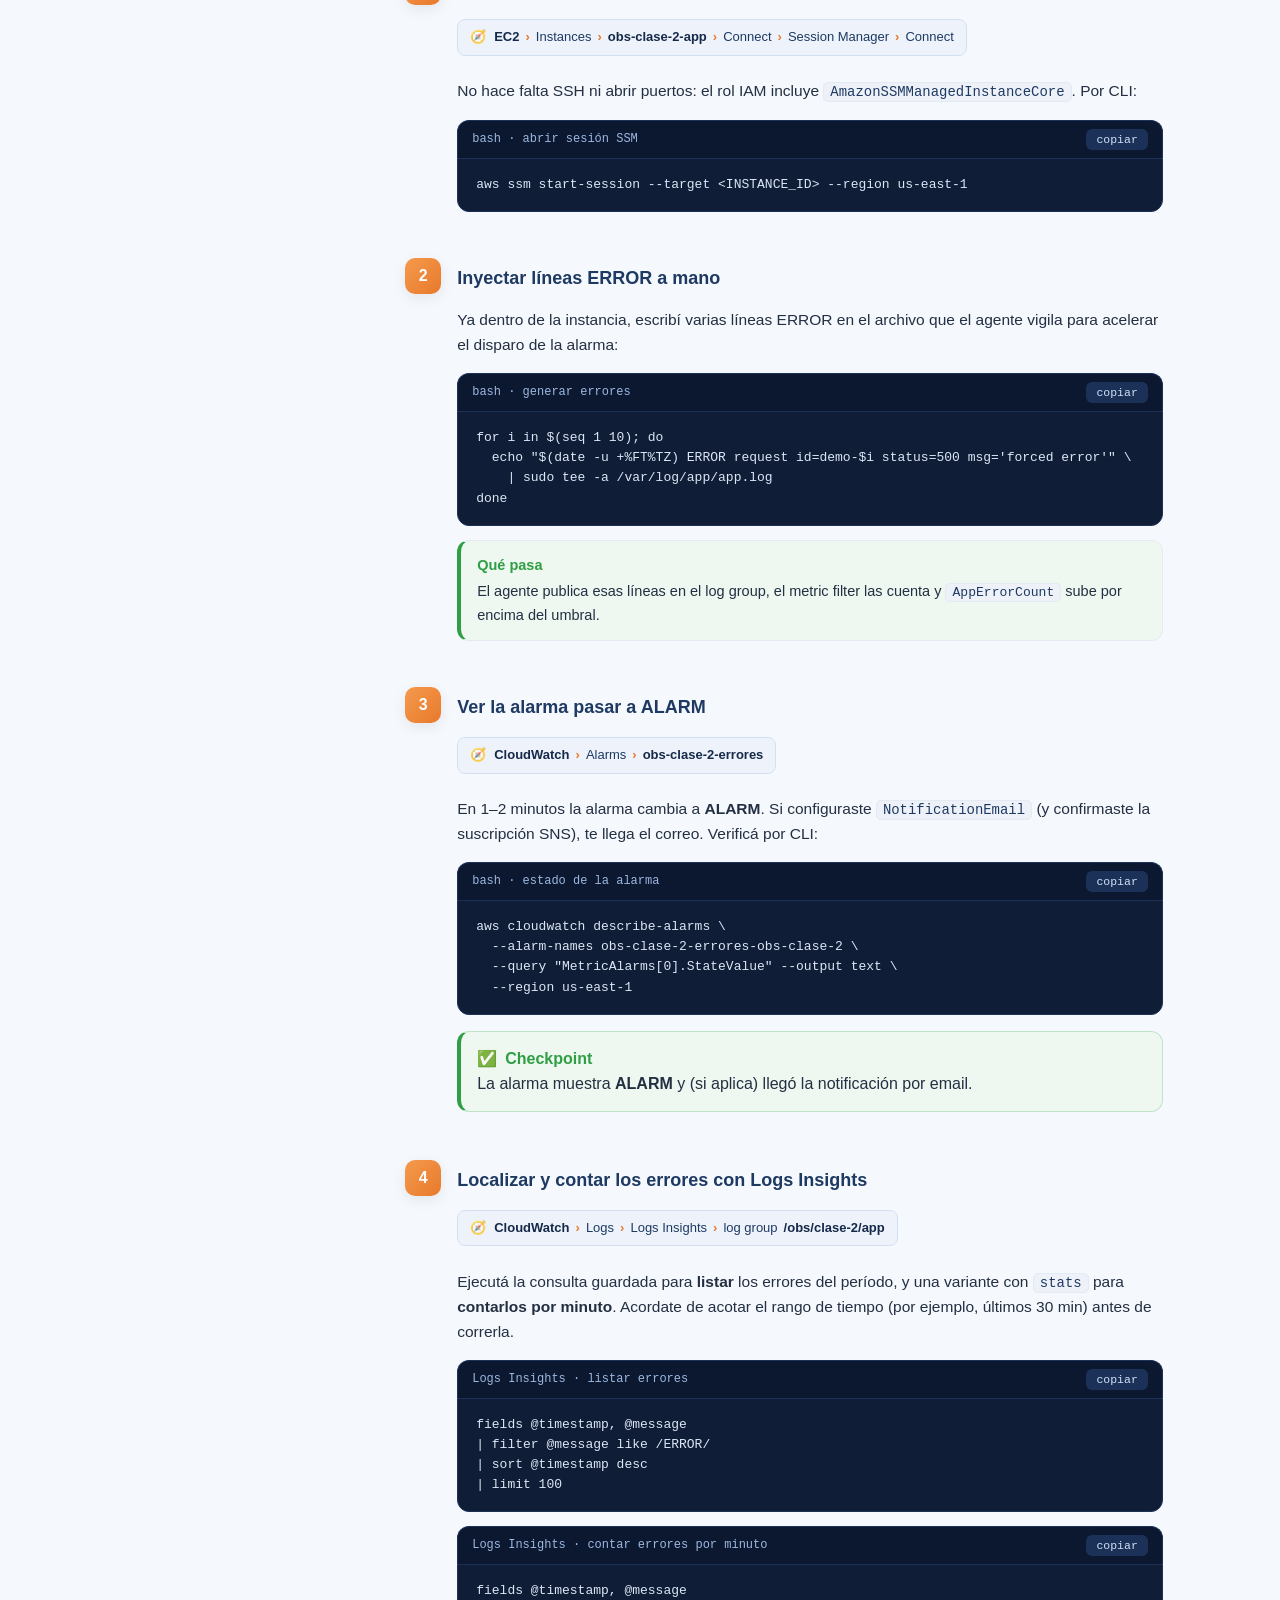
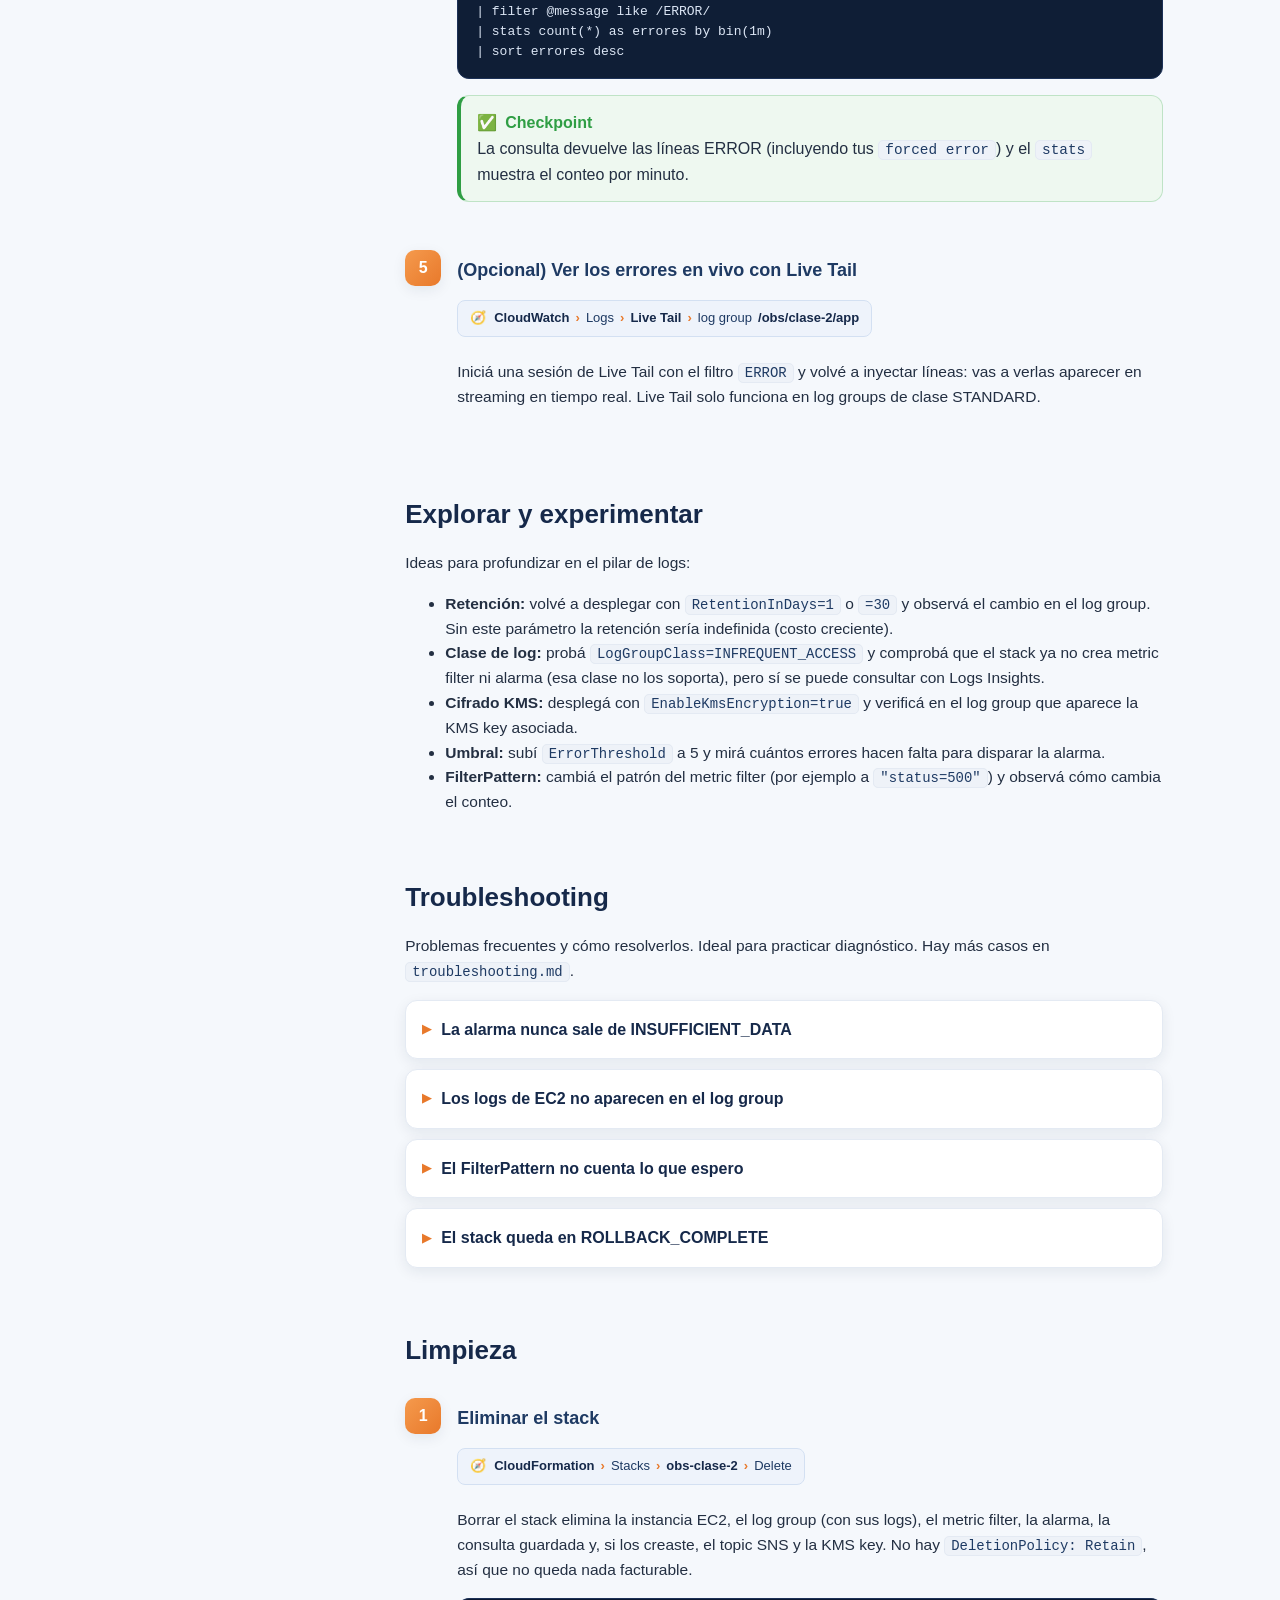
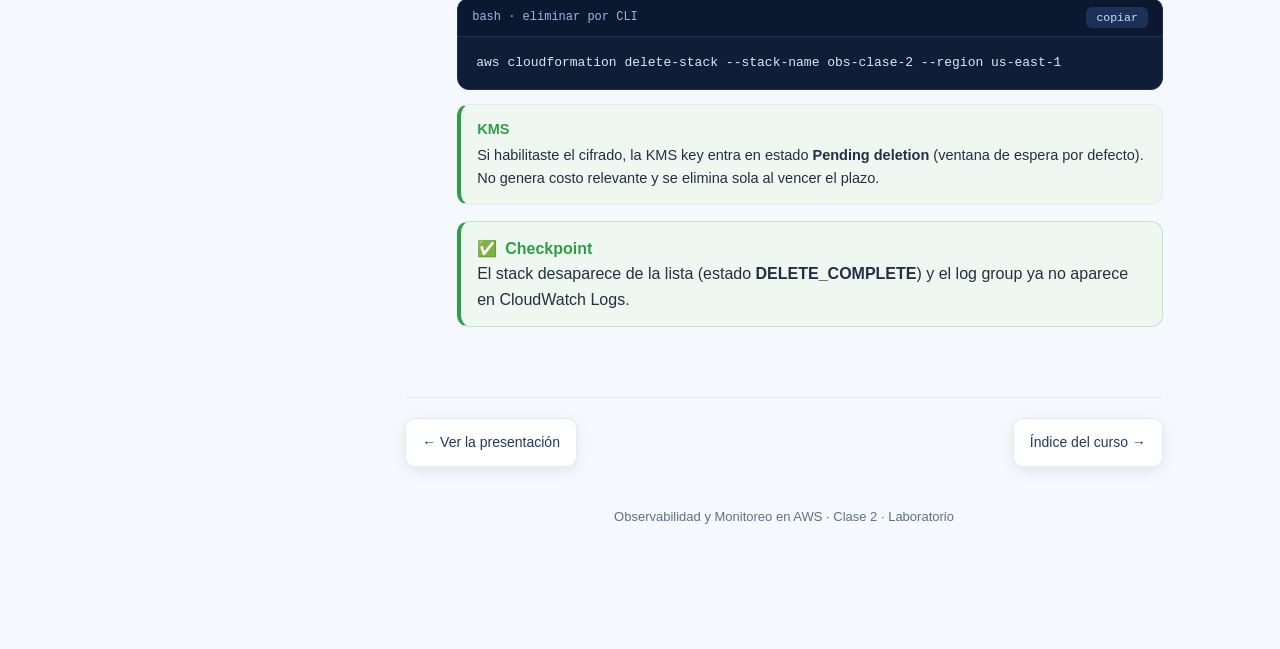
<file: clase-2-logs-recoleccion-retencion/laboratorio/guia.html>
<!doctype html>
<html lang="es">
<head>
  <meta charset="utf-8">
  <meta name="viewport" content="width=device-width, initial-scale=1">
  <title>Laboratorio · Clase 2 — Logs: recolección, lectura y retención</title>
  <link rel="stylesheet" href="../../assets/css/guide.css">
  <link rel="icon" href="../../assets/img/logo-curso.svg">
</head>
<body>

<header class="g-top">
  <img src="../../assets/img/logo-curso.svg" alt="">
  <div>
    <div class="g-title">Laboratorio · Clase 2 — Logs: recolección, lectura y retención</div>
    <div class="g-sub">Observabilidad y Monitoreo en AWS</div>
  </div>
  <span class="g-spacer"></span>
  <span class="g-badge">CloudFormation</span>
</header>

<div class="g-wrap">
  <!-- ---------------- SIDEBAR / TOC ---------------- -->
  <aside class="g-side">
    <p class="toc-title">Contenido</p>
    <nav>
      <a href="#intro">Introducción</a>
      <a href="#arquitectura">Arquitectura</a>
      <a href="#requisitos">Requisitos previos</a>
      <a href="#desplegar">Desplegar el stack</a>
      <a href="#verificar">Verificar en la consola</a>
      <a href="#investigacion">Escenario de investigación</a>
      <a href="#explorar">Explorar y experimentar</a>
      <a href="#troubleshooting">Troubleshooting</a>
      <a href="#limpieza">Limpieza</a>
    </nav>
  </aside>

  <!-- ---------------- CONTENIDO ---------------- -->
  <main class="g-main">
    <section id="intro">
      <span class="eyebrow">Clase 2 · Laboratorio</span>
      <h1>Logs: recolección, lectura y retención</h1>
      <p class="g-lead">Vas a centralizar los logs de una app que corre en EC2 dentro de Amazon CloudWatch Logs, definir su retención, contar los errores con un metric filter y una alarma, y usar Logs Insights para localizarlos durante un troubleshooting. Todo declarado como código en una plantilla de CloudFormation.</p>

      <div class="g-meta">
        <span class="m">⏱ <b>Duración</b>&nbsp;· 30–45 min</span>
        <span class="m">💵 <b>Costo</b>&nbsp;· &lt; USD 1 (si limpiás al terminar)</span>
        <span class="m">📊 <b>Nivel</b>&nbsp;· Intermedio</span>
        <span class="m">🌎 <b>Región sugerida</b>&nbsp;· us-east-1</span>
      </div>

      <div class="svc-row">
        <span class="svc-chip"><img src="../../assets/img/services/cloudwatch-logs.svg" alt="">CloudWatch Logs</span>
        <span class="svc-chip"><img src="../../assets/img/services/cloudwatch-alarms.svg" alt="">CloudWatch Alarms</span>
        <span class="svc-chip"><img src="../../assets/img/services/ec2.svg" alt="">EC2</span>
        <span class="svc-chip"><img src="../../assets/img/services/kms.svg" alt="">KMS</span>
        <span class="svc-chip"><img src="../../assets/img/services/cloudformation.svg" alt="">CloudFormation</span>
        <span class="svc-chip"><img src="../../assets/img/services/iam.svg" alt="">IAM</span>
      </div>
    </section>

    <section id="arquitectura">
      <h2>Arquitectura</h2>
      <figure class="arch-figure">
<svg xmlns="http://www.w3.org/2000/svg" viewBox="0 0 1218 604" role="img" aria-label="Diagrama de arquitectura" style="width:100%;height:auto;display:block">
<defs><marker id="arw" markerWidth="9" markerHeight="9" refX="7.5" refY="4.5" orient="auto"><path d="M1,1 L8,4.5 L1,8 Z" fill="#b3590f"/></marker><filter id="sh" x="-20%" y="-20%" width="140%" height="150%"><feDropShadow dx="0" dy="3" stdDeviation="4" flood-color="#16294a" flood-opacity="0.10"/></filter></defs>
<rect x="0" y="0" width="1218" height="604" rx="18" fill="#f6f9fc"/>
<text x="44" y="46" font-family="Segoe UI,Helvetica,Arial,sans-serif" font-size="20" font-weight="800" fill="#16294a">Arquitectura del laboratorio · Clase 2</text>
<line x1="222" y1="320" x2="282" y2="320" stroke="#b3590f" stroke-width="2.4" marker-end="url(#arw)"/>
<rect x="235" y="309" width="34" height="20" rx="6" fill="#fff" stroke="#e4eaf3"/>
<text x="252" y="323" text-anchor="middle" font-family="Segoe UI,Helvetica,Arial,sans-serif" font-size="11" font-weight="600" fill="#1e3a63">logs</text>
<line x1="371" y1="196" x2="371" y2="266" stroke="#b3590f" stroke-width="2.4" marker-end="url(#arw)"/>
<rect x="351" y="220" width="40" height="20" rx="6" fill="#fff" stroke="#e4eaf3"/>
<text x="371" y="234" text-anchor="middle" font-family="Segoe UI,Helvetica,Arial,sans-serif" font-size="11" font-weight="600" fill="#1e3a63">cifra</text>
<line x1="371" y1="374" x2="371" y2="444" stroke="#b3590f" stroke-width="2.4" marker-end="url(#arw)"/>
<rect x="342" y="398" width="58" height="20" rx="6" fill="#fff" stroke="#e4eaf3"/>
<text x="371" y="412" text-anchor="middle" font-family="Segoe UI,Helvetica,Arial,sans-serif" font-size="11" font-weight="600" fill="#1e3a63">consulta</text>
<line x1="460" y1="320" x2="520" y2="320" stroke="#b3590f" stroke-width="2.4" marker-end="url(#arw)"/>
<rect x="467" y="309" width="46" height="20" rx="6" fill="#fff" stroke="#e4eaf3"/>
<text x="490" y="323" text-anchor="middle" font-family="Segoe UI,Helvetica,Arial,sans-serif" font-size="11" font-weight="600" fill="#1e3a63">patrón</text>
<line x1="698" y1="320" x2="758" y2="320" stroke="#b3590f" stroke-width="2.4" marker-end="url(#arw)"/>
<rect x="702" y="309" width="52" height="20" rx="6" fill="#fff" stroke="#e4eaf3"/>
<text x="728" y="323" text-anchor="middle" font-family="Segoe UI,Helvetica,Arial,sans-serif" font-size="11" font-weight="600" fill="#1e3a63">métrica</text>
<line x1="936" y1="320" x2="996" y2="320" stroke="#b3590f" stroke-width="2.4" marker-end="url(#arw)"/>
<rect x="937" y="309" width="58" height="20" rx="6" fill="#fff" stroke="#e4eaf3"/>
<text x="966" y="323" text-anchor="middle" font-family="Segoe UI,Helvetica,Arial,sans-serif" font-size="11" font-weight="600" fill="#1e3a63">notifica</text>
<rect x="44" y="266" width="178" height="108" rx="14" fill="#ffffff" stroke="#e4eaf3" stroke-width="1.4" filter="url(#sh)"/>
<image href="../../assets/img/services/ec2.svg" x="114" y="278" width="38" height="38"/>
<text x="133" y="332" text-anchor="middle" font-family="Segoe UI,Helvetica,Arial,sans-serif" font-size="14.5" font-weight="700" fill="#16294a">EC2 (app)</text>
<text x="133" y="351" text-anchor="middle" font-family="Segoe UI,Helvetica,Arial,sans-serif" font-size="11.5" fill="#5f6f86">genera logs</text>
<rect x="282" y="88" width="178" height="108" rx="14" fill="#ffffff" stroke="#e4eaf3" stroke-width="1.4" filter="url(#sh)"/>
<image href="../../assets/img/services/kms.svg" x="352" y="100" width="38" height="38"/>
<text x="371" y="154" text-anchor="middle" font-family="Segoe UI,Helvetica,Arial,sans-serif" font-size="14.5" font-weight="700" fill="#16294a">KMS</text>
<text x="371" y="173" text-anchor="middle" font-family="Segoe UI,Helvetica,Arial,sans-serif" font-size="11.5" fill="#5f6f86">cifra el log group</text>
<rect x="282" y="266" width="178" height="108" rx="14" fill="#ffffff" stroke="#e4eaf3" stroke-width="1.4" filter="url(#sh)"/>
<image href="../../assets/img/services/cloudwatch-logs.svg" x="352" y="278" width="38" height="38"/>
<text x="371" y="332" text-anchor="middle" font-family="Segoe UI,Helvetica,Arial,sans-serif" font-size="14.5" font-weight="700" fill="#16294a">Log group</text>
<text x="371" y="351" text-anchor="middle" font-family="Segoe UI,Helvetica,Arial,sans-serif" font-size="11.5" fill="#5f6f86">retención definida</text>
<rect x="282" y="444" width="178" height="108" rx="14" fill="#ffffff" stroke="#e4eaf3" stroke-width="1.4" filter="url(#sh)"/>
<image href="../../assets/img/services/cloudwatch-logs.svg" x="352" y="456" width="38" height="38"/>
<text x="371" y="510" text-anchor="middle" font-family="Segoe UI,Helvetica,Arial,sans-serif" font-size="14.5" font-weight="700" fill="#16294a">Logs Insights</text>
<text x="371" y="529" text-anchor="middle" font-family="Segoe UI,Helvetica,Arial,sans-serif" font-size="11.5" fill="#5f6f86">consulta guardada</text>
<rect x="520" y="266" width="178" height="108" rx="14" fill="#ffffff" stroke="#e4eaf3" stroke-width="1.4" filter="url(#sh)"/>
<image href="../../assets/img/services/cloudwatch.svg" x="590" y="278" width="38" height="38"/>
<text x="609" y="332" text-anchor="middle" font-family="Segoe UI,Helvetica,Arial,sans-serif" font-size="14.5" font-weight="700" fill="#16294a">Metric filter</text>
<text x="609" y="351" text-anchor="middle" font-family="Segoe UI,Helvetica,Arial,sans-serif" font-size="11.5" fill="#5f6f86">cuenta ERROR</text>
<rect x="758" y="266" width="178" height="108" rx="14" fill="#ffffff" stroke="#e4eaf3" stroke-width="1.4" filter="url(#sh)"/>
<image href="../../assets/img/services/cloudwatch-alarms.svg" x="828" y="278" width="38" height="38"/>
<text x="847" y="332" text-anchor="middle" font-family="Segoe UI,Helvetica,Arial,sans-serif" font-size="14.5" font-weight="700" fill="#16294a">Alarma</text>
<text x="847" y="351" text-anchor="middle" font-family="Segoe UI,Helvetica,Arial,sans-serif" font-size="11.5" fill="#5f6f86">umbral de errores</text>
<rect x="996" y="266" width="178" height="108" rx="14" fill="#ffffff" stroke="#e4eaf3" stroke-width="1.4" filter="url(#sh)"/>
<image href="../../assets/img/services/sns.svg" x="1066" y="278" width="38" height="38"/>
<text x="1085" y="332" text-anchor="middle" font-family="Segoe UI,Helvetica,Arial,sans-serif" font-size="14.5" font-weight="700" fill="#16294a">SNS</text>
<text x="1085" y="351" text-anchor="middle" font-family="Segoe UI,Helvetica,Arial,sans-serif" font-size="11.5" fill="#5f6f86">email</text>
</svg>
<figcaption>Todos los componentes que despliega <code>template.yaml</code>.</figcaption>
</figure>

      <p>La app en EC2 escribe un archivo de log; el agente unificado de CloudWatch lo publica en un log group con retención definida. Sobre ese log group, un metric filter cuenta las líneas <code>ERROR</code> y alimenta una alarma que (opcionalmente) notifica por SNS. Una consulta de Logs Insights queda guardada para el troubleshooting.</p>
      <table>
        <thead><tr><th>Recurso</th><th>Servicio</th><th>Para qué</th></tr></thead>
        <tbody>
          <tr><td>Instancia t3.micro + agente</td><td>EC2</td><td>Genera la app y publica sus logs</td></tr>
          <tr><td>Log group con <code>RetentionInDays</code></td><td>CloudWatch Logs</td><td>Almacena los logs y define la rotación</td></tr>
          <tr><td>Metric filter <code>contar-errores</code></td><td>CloudWatch Logs</td><td>Convierte líneas ERROR en una métrica</td></tr>
          <tr><td>Alarma <code>obs-clase-2-errores</code></td><td>CloudWatch Alarms</td><td>Pasa a ALARM al superar el umbral</td></tr>
          <tr><td>QueryDefinition guardada</td><td>CloudWatch Logs</td><td>Consulta de Logs Insights reutilizable</td></tr>
          <tr><td>Topic SNS (opcional)</td><td>SNS</td><td>Notifica por email al disparar la alarma</td></tr>
          <tr><td>KMS key (opcional)</td><td>KMS</td><td>Cifra el log group en reposo</td></tr>
          <tr><td>Rol e instance profile</td><td>IAM</td><td>Autoriza al agente a escribir en Logs</td></tr>
        </tbody>
      </table>
      <div class="tip"><b class="t">Clase de log group</b>El parámetro <code>LogGroupClass</code> permite elegir <b>STANDARD</b> (habilita metric filters, Live Tail y subscription filters) o <b>INFREQUENT_ACCESS</b> (más barato, solo consultable con Logs Insights). El metric filter y la alarma solo se crean con la clase STANDARD.</div>
    </section>

    <section id="requisitos">
      <h2>Requisitos previos</h2>
      <ul>
        <li>Cuenta de AWS con permisos para crear EC2, CloudWatch Logs, IAM, SNS y KMS.</li>
        <li>Una VPC por defecto en la región (las cuentas nuevas ya la traen); la instancia se lanza ahí sin abrir puertos.</li>
        <li>Acceso a la consola web de AWS. Se muestra también la vía CLI (opcional).</li>
        <li>Como se crean roles con nombre, al desplegar hay que aceptar la capacidad <code>CAPABILITY_NAMED_IAM</code>.</li>
      </ul>
      <div class="warn"><b class="t">Atención al costo</b>Todos los recursos son de bajo costo (una t3.micro y un disco gp3 chico), pero recordá ejecutar la <a href="#limpieza">limpieza</a> al terminar para no dejar la instancia corriendo.</div>
    </section>

    <section id="desplegar">
      <h2>Desplegar el stack</h2>
      <div class="steps">

        <div class="step">
          <h3>Iniciar sesión y elegir la región</h3>
          <p>Ingresá a la consola de AWS y seleccioná la región del laboratorio.</p>
          <div class="console-path"><b>Consola AWS</b><span class="sep">›</span> selector de región (arriba a la derecha) <span class="sep">›</span> <b>US East (N. Virginia) us-east-1</b></div>
        </div>

        <div class="step">
          <h3>Abrir CloudFormation y crear el stack</h3>
          <div class="console-path"><b>CloudFormation</b><span class="sep">›</span> Stacks <span class="sep">›</span> <b>Create stack</b> <span class="sep">›</span> With new resources</div>
          <p>Elegí <b>Upload a template file</b> y subí el archivo <code>template.yaml</code> de esta carpeta.</p>
        </div>

        <div class="step">
          <h3>Nombre y parámetros</h3>
          <p>Poné un nombre al stack (por ejemplo <code>obs-clase-2</code>) y revisá los parámetros. Los defaults ya sirven; si querés recibir la notificación por email, completá <code>NotificationEmail</code>, y si querés cifrar el log group poné <code>EnableKmsEncryption</code> en <code>true</code>.</p>
          <div class="tip"><b class="t">Alternativa por CLI</b>Si preferís la línea de comandos (usa <code>parameters.example.json</code> de esta carpeta):</div>
          <div class="code">
            <div class="code-head"><span>bash · desplegar por CLI</span><button class="copy-btn">copiar</button></div>
            <pre>aws cloudformation deploy \
  --stack-name obs-clase-2 \
  --template-file template.yaml \
  --parameter-overrides file://parameters.example.json \
  --capabilities CAPABILITY_NAMED_IAM \
  --region us-east-1</pre>
          </div>
          <div class="tip"><b class="t">Nota</b><code>deploy</code> también acepta los parámetros inline: <code>--parameter-overrides RetentionInDays=7 NotificationEmail=vos@ejemplo.com</code>.</div>
        </div>

        <div class="step">
          <h3>Confirmar y crear</h3>
          <p>Aceptá la casilla de capacidades de IAM (<code>CAPABILITY_NAMED_IAM</code>) y presioná <b>Submit</b>. Esperá el estado <code>CREATE_COMPLETE</code> (1–3 minutos).</p>
          <div class="checkpoint"><div class="cp-title">Checkpoint</div>El stack aparece en estado <b>CREATE_COMPLETE</b> y la pestaña <b>Resources</b> lista el log group, el metric filter, la alarma, la instancia EC2 y el rol IAM.</div>
        </div>

      </div>
    </section>

    <section id="verificar">
      <h2>Verificar en la consola</h2>
      <div class="steps">

        <div class="step">
          <h3>Confirmar que llegan los logs</h3>
          <div class="console-path"><b>CloudWatch</b><span class="sep">›</span> Logs <span class="sep">›</span> Log groups <span class="sep">›</span> <b>/obs/clase-2/app</b></div>
          <p>Abrí el log group y entrá al log stream de la instancia. Deberías ver líneas <code>INFO</code> y, cada pocos minutos, líneas <code>ERROR</code>. Revisá también que el log group muestre <b>Retention: 7 days</b>.</p>
          <div class="code">
            <div class="code-head"><span>bash · ver logs por CLI</span><button class="copy-btn">copiar</button></div>
            <pre>aws logs tail /obs/clase-2/app --follow --region us-east-1</pre>
          </div>
          <div class="checkpoint"><div class="cp-title">Checkpoint</div>Aparecen eventos en el log stream y la retención figura en 7 días (dales 3–5 minutos tras el <code>CREATE_COMPLETE</code>).</div>
        </div>

        <div class="step">
          <h3>Ver la métrica del metric filter</h3>
          <div class="console-path"><b>CloudWatch</b><span class="sep">›</span> Metrics <span class="sep">›</span> All metrics <span class="sep">›</span> <b>Obs/Clase2</b> <span class="sep">›</span> AppErrorCount</div>
          <p>Confirmá que la métrica <code>AppErrorCount</code> existe y publica datos (gracias a <code>DefaultValue: 0</code> vas a ver ceros incluso sin errores).</p>
          <div class="checkpoint"><div class="cp-title">Checkpoint</div>La métrica aparece con puntos de datos y sube cuando la app registra un ERROR.</div>
        </div>

        <div class="step">
          <h3>Revisar la alarma y la consulta guardada</h3>
          <div class="console-path"><b>CloudWatch</b><span class="sep">›</span> Alarms <span class="sep">›</span> <b>obs-clase-2-errores</b></div>
          <p>La alarma arranca en <b>OK</b> o <b>INSUFFICIENT_DATA</b> y pasa a <b>ALARM</b> cuando la métrica supera el umbral. La consulta guardada está en <b>Logs</b> › <b>Logs Insights</b> › <b>Queries</b> › <b>Obs-Clase2/Errores-por-periodo</b>.</p>
          <div class="checkpoint"><div class="cp-title">Checkpoint</div>Ves la alarma en la lista y la consulta guardada disponible para ejecutar.</div>
        </div>

      </div>
    </section>

    <section id="investigacion">
      <h2>Escenario de investigación</h2>
      <p>Objetivo: <b>generar errores en la app, ver la alarma pasar a ALARM y usar Logs Insights para localizar y contar los errores por período</b> — el flujo real de un troubleshooting.</p>
      <div class="steps">

        <div class="step">
          <h3>Conectarte a la instancia (Session Manager)</h3>
          <div class="console-path"><b>EC2</b><span class="sep">›</span> Instances <span class="sep">›</span> <b>obs-clase-2-app</b> <span class="sep">›</span> Connect <span class="sep">›</span> Session Manager <span class="sep">›</span> Connect</div>
          <p>No hace falta SSH ni abrir puertos: el rol IAM incluye <code>AmazonSSMManagedInstanceCore</code>. Por CLI:</p>
          <div class="code">
            <div class="code-head"><span>bash · abrir sesión SSM</span><button class="copy-btn">copiar</button></div>
            <pre>aws ssm start-session --target &lt;INSTANCE_ID&gt; --region us-east-1</pre>
          </div>
        </div>

        <div class="step">
          <h3>Inyectar líneas ERROR a mano</h3>
          <p>Ya dentro de la instancia, escribí varias líneas ERROR en el archivo que el agente vigila para acelerar el disparo de la alarma:</p>
          <div class="code">
            <div class="code-head"><span>bash · generar errores</span><button class="copy-btn">copiar</button></div>
            <pre>for i in $(seq 1 10); do
  echo "$(date -u +%FT%TZ) ERROR request id=demo-$i status=500 msg='forced error'" \
    | sudo tee -a /var/log/app/app.log
done</pre>
          </div>
          <div class="tip"><b class="t">Qué pasa</b>El agente publica esas líneas en el log group, el metric filter las cuenta y <code>AppErrorCount</code> sube por encima del umbral.</div>
        </div>

        <div class="step">
          <h3>Ver la alarma pasar a ALARM</h3>
          <div class="console-path"><b>CloudWatch</b><span class="sep">›</span> Alarms <span class="sep">›</span> <b>obs-clase-2-errores</b></div>
          <p>En 1–2 minutos la alarma cambia a <b>ALARM</b>. Si configuraste <code>NotificationEmail</code> (y confirmaste la suscripción SNS), te llega el correo. Verificá por CLI:</p>
          <div class="code">
            <div class="code-head"><span>bash · estado de la alarma</span><button class="copy-btn">copiar</button></div>
            <pre>aws cloudwatch describe-alarms \
  --alarm-names obs-clase-2-errores-obs-clase-2 \
  --query "MetricAlarms[0].StateValue" --output text \
  --region us-east-1</pre>
          </div>
          <div class="checkpoint"><div class="cp-title">Checkpoint</div>La alarma muestra <b>ALARM</b> y (si aplica) llegó la notificación por email.</div>
        </div>

        <div class="step">
          <h3>Localizar y contar los errores con Logs Insights</h3>
          <div class="console-path"><b>CloudWatch</b><span class="sep">›</span> Logs <span class="sep">›</span> Logs Insights <span class="sep">›</span> log group <b>/obs/clase-2/app</b></div>
          <p>Ejecutá la consulta guardada para <b>listar</b> los errores del período, y una variante con <code>stats</code> para <b>contarlos por minuto</b>. Acordate de acotar el rango de tiempo (por ejemplo, últimos 30 min) antes de correrla.</p>
          <div class="code">
            <div class="code-head"><span>Logs Insights · listar errores</span><button class="copy-btn">copiar</button></div>
            <pre>fields @timestamp, @message
| filter @message like /ERROR/
| sort @timestamp desc
| limit 100</pre>
          </div>
          <div class="code">
            <div class="code-head"><span>Logs Insights · contar errores por minuto</span><button class="copy-btn">copiar</button></div>
            <pre>fields @timestamp, @message
| filter @message like /ERROR/
| stats count(*) as errores by bin(1m)
| sort errores desc</pre>
          </div>
          <div class="checkpoint"><div class="cp-title">Checkpoint</div>La consulta devuelve las líneas ERROR (incluyendo tus <code>forced error</code>) y el <code>stats</code> muestra el conteo por minuto.</div>
        </div>

        <div class="step">
          <h3>(Opcional) Ver los errores en vivo con Live Tail</h3>
          <div class="console-path"><b>CloudWatch</b><span class="sep">›</span> Logs <span class="sep">›</span> <b>Live Tail</b> <span class="sep">›</span> log group <b>/obs/clase-2/app</b></div>
          <p>Iniciá una sesión de Live Tail con el filtro <code>ERROR</code> y volvé a inyectar líneas: vas a verlas aparecer en streaming en tiempo real. Live Tail solo funciona en log groups de clase STANDARD.</p>
        </div>

      </div>
    </section>

    <section id="explorar">
      <h2>Explorar y experimentar</h2>
      <p>Ideas para profundizar en el pilar de logs:</p>
      <ul>
        <li><b>Retención:</b> volvé a desplegar con <code>RetentionInDays=1</code> o <code>=30</code> y observá el cambio en el log group. Sin este parámetro la retención sería indefinida (costo creciente).</li>
        <li><b>Clase de log:</b> probá <code>LogGroupClass=INFREQUENT_ACCESS</code> y comprobá que el stack ya no crea metric filter ni alarma (esa clase no los soporta), pero sí se puede consultar con Logs Insights.</li>
        <li><b>Cifrado KMS:</b> desplegá con <code>EnableKmsEncryption=true</code> y verificá en el log group que aparece la KMS key asociada.</li>
        <li><b>Umbral:</b> subí <code>ErrorThreshold</code> a 5 y mirá cuántos errores hacen falta para disparar la alarma.</li>
        <li><b>FilterPattern:</b> cambiá el patrón del metric filter (por ejemplo a <code>"status=500"</code>) y observá cómo cambia el conteo.</li>
      </ul>
    </section>

    <section id="troubleshooting">
      <h2>Troubleshooting</h2>
      <p>Problemas frecuentes y cómo resolverlos. Ideal para practicar diagnóstico. Hay más casos en <code>troubleshooting.md</code>.</p>
      <div class="trouble">
        <details>
          <summary>La alarma nunca sale de INSUFFICIENT_DATA</summary>
          <p><span class="sym">Síntoma:</span> la alarma no dispara ni siquiera con errores.</p>
          <p><span class="fix">Solución:</span> el metric filter solo publica dato cuando hay coincidencias. La plantilla usa <code>DefaultValue: 0</code> y la alarma usa <code>TreatMissingData: notBreaching</code>. Verificá que la instancia esté generando ERROR y esperá un par de períodos de 60 s.</p>
        </details>
        <details>
          <summary>Los logs de EC2 no aparecen en el log group</summary>
          <p><span class="sym">Síntoma:</span> el log group existe pero está vacío.</p>
          <p><span class="fix">Solución:</span> casi siempre es el agente. Entrá por SSM y revisá <code>sudo cat /opt/aws/amazon-cloudwatch-agent/logs/amazon-cloudwatch-agent.log</code> y que el archivo <code>/var/log/app/app.log</code> exista. Confirmá que el rol de la instancia tenga <code>CloudWatchAgentServerPolicy</code>.</p>
        </details>
        <details>
          <summary>El FilterPattern no cuenta lo que espero</summary>
          <p><span class="sym">Síntoma:</span> la métrica queda en 0 aunque hay errores.</p>
          <p><span class="fix">Solución:</span> la sintaxis de patrones distingue mayúsculas/minúsculas. <code>ERROR</code> no matchea <code>error</code>. Ajustá el <code>FilterPattern</code> del metric filter y volvé a desplegar.</p>
        </details>
        <details>
          <summary>El stack queda en ROLLBACK_COMPLETE</summary>
          <p><span class="sym">Síntoma:</span> la creación falla y se revierte.</p>
          <p><span class="fix">Solución:</span> abrí la pestaña <b>Events</b> y buscá el primer error. Causas típicas: no aceptar <code>CAPABILITY_NAMED_IAM</code>, un email con formato inválido, o (con KMS) una key policy que no autoriza al servicio de logs.</p>
        </details>
      </div>
    </section>

    <section id="limpieza">
      <h2>Limpieza</h2>
      <div class="steps">
        <div class="step">
          <h3>Eliminar el stack</h3>
          <div class="console-path"><b>CloudFormation</b><span class="sep">›</span> Stacks <span class="sep">›</span> <b>obs-clase-2</b> <span class="sep">›</span> Delete</div>
          <p>Borrar el stack elimina la instancia EC2, el log group (con sus logs), el metric filter, la alarma, la consulta guardada y, si los creaste, el topic SNS y la KMS key. No hay <code>DeletionPolicy: Retain</code>, así que no queda nada facturable.</p>
          <div class="code">
            <div class="code-head"><span>bash · eliminar por CLI</span><button class="copy-btn">copiar</button></div>
            <pre>aws cloudformation delete-stack --stack-name obs-clase-2 --region us-east-1</pre>
          </div>
          <div class="tip"><b class="t">KMS</b>Si habilitaste el cifrado, la KMS key entra en estado <b>Pending deletion</b> (ventana de espera por defecto). No genera costo relevante y se elimina sola al vencer el plazo.</div>
          <div class="checkpoint"><div class="cp-title">Checkpoint</div>El stack desaparece de la lista (estado <b>DELETE_COMPLETE</b>) y el log group ya no aparece en CloudWatch Logs.</div>
        </div>
      </div>
    </section>

    <div class="g-nav">
      <a href="../presentacion/index.html">← Ver la presentación</a>
      <a href="../../README.md">Índice del curso →</a>
    </div>

    <footer class="g-foot">Observabilidad y Monitoreo en AWS · Clase 2 · Laboratorio</footer>
  </main>
</div>

<script src="../../assets/js/guide.js"></script>
</body>
</html>
</file>
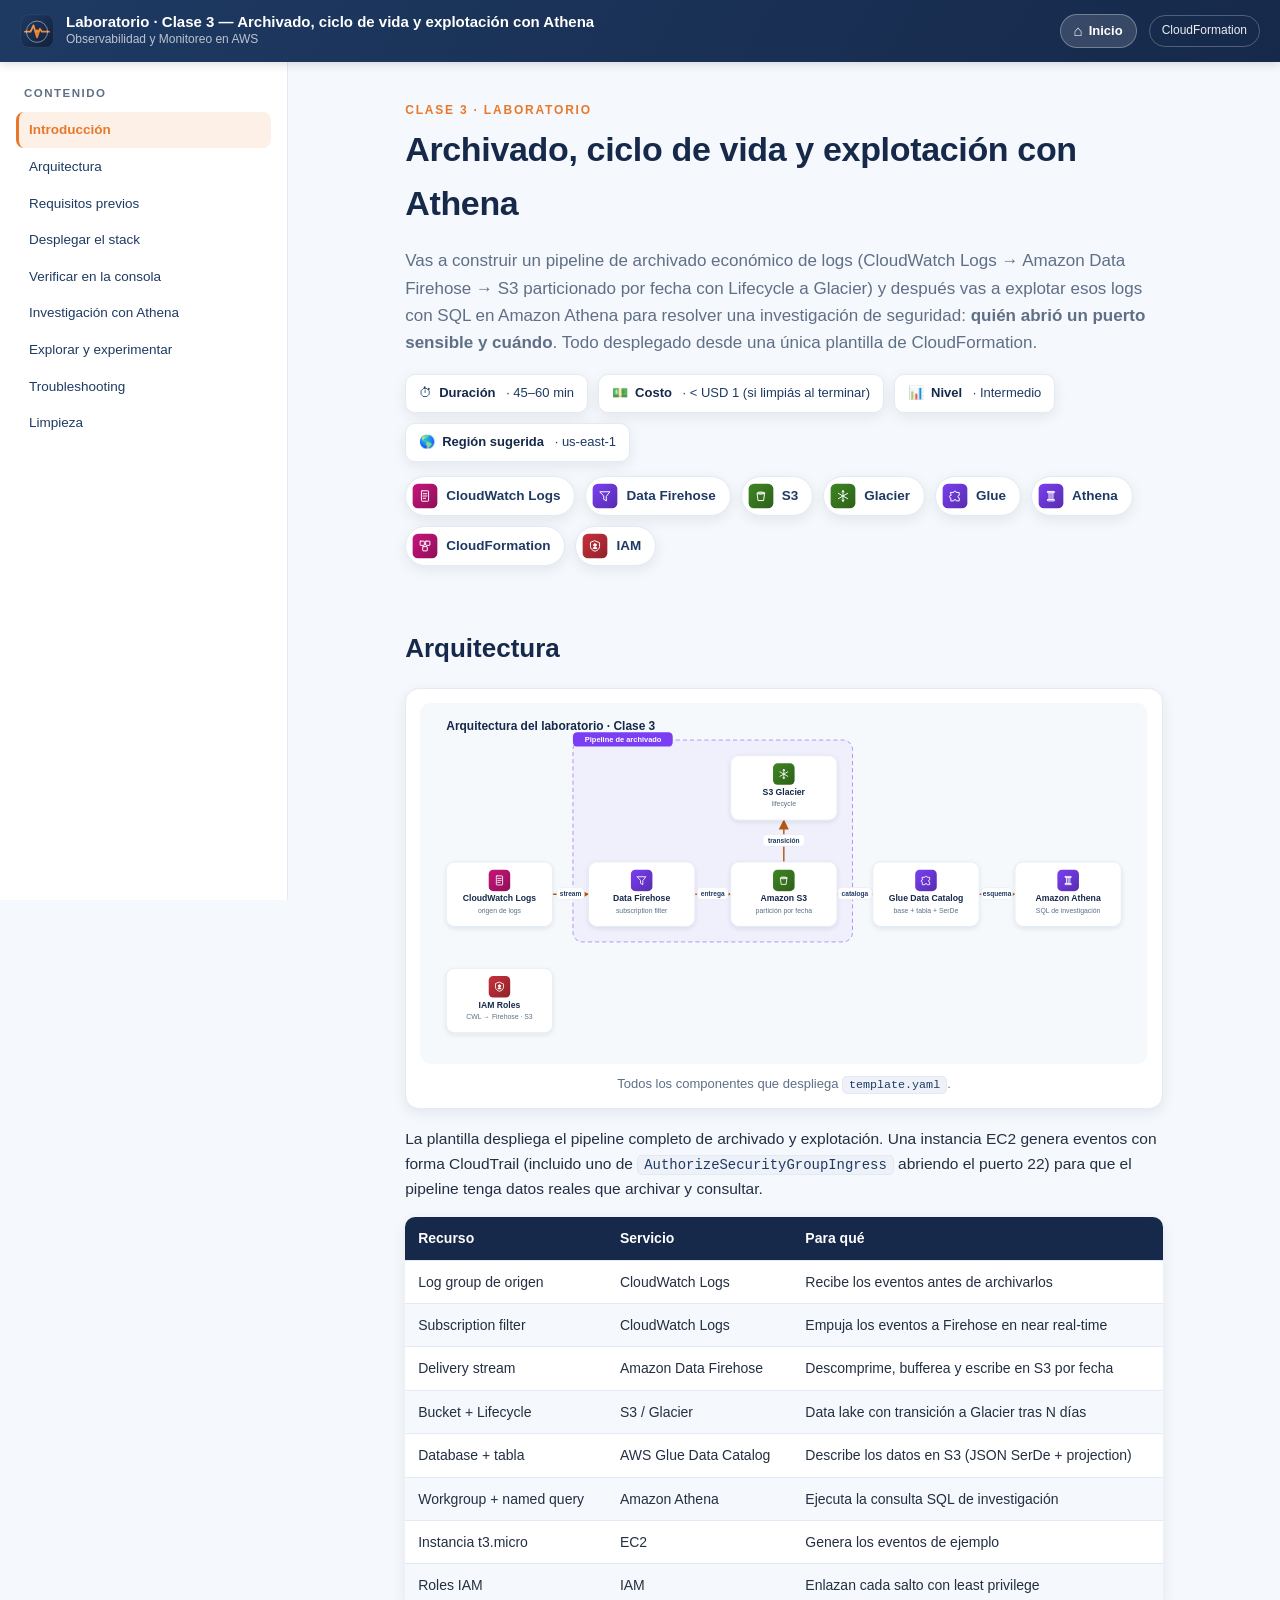
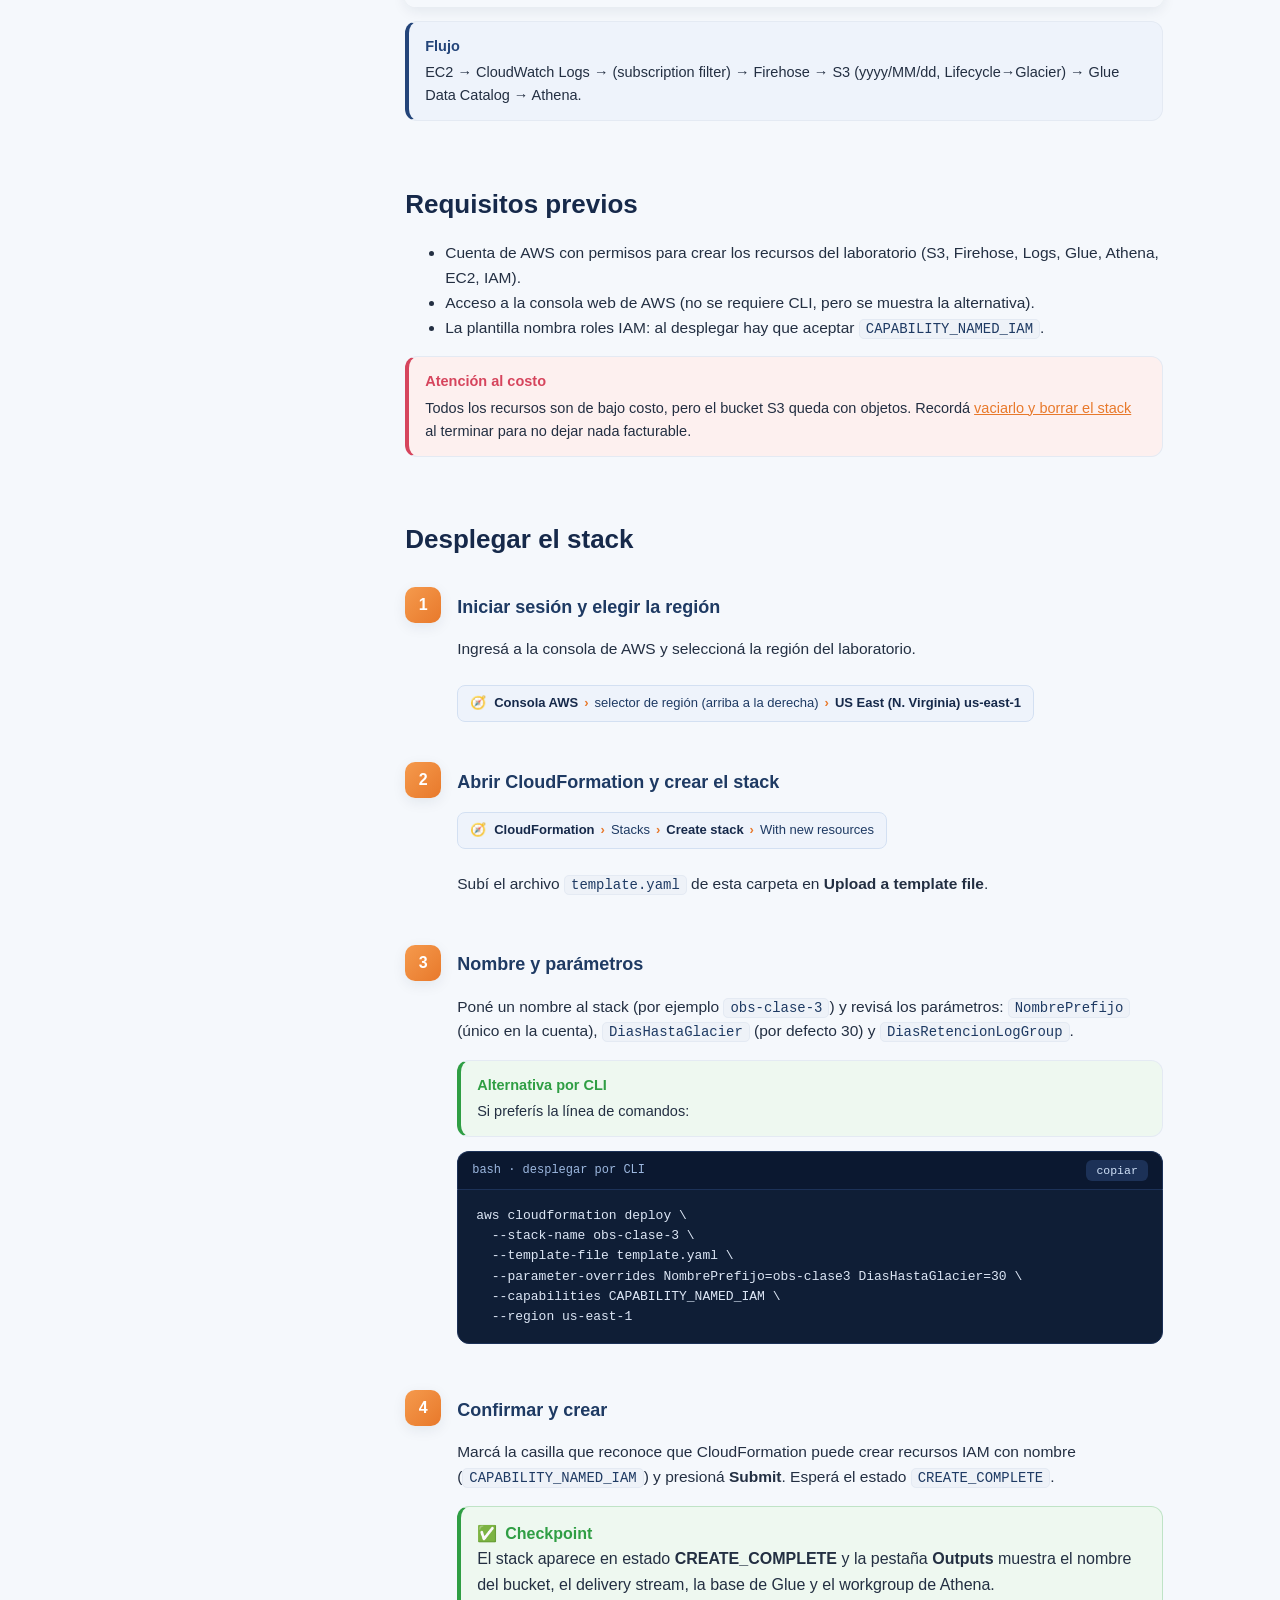
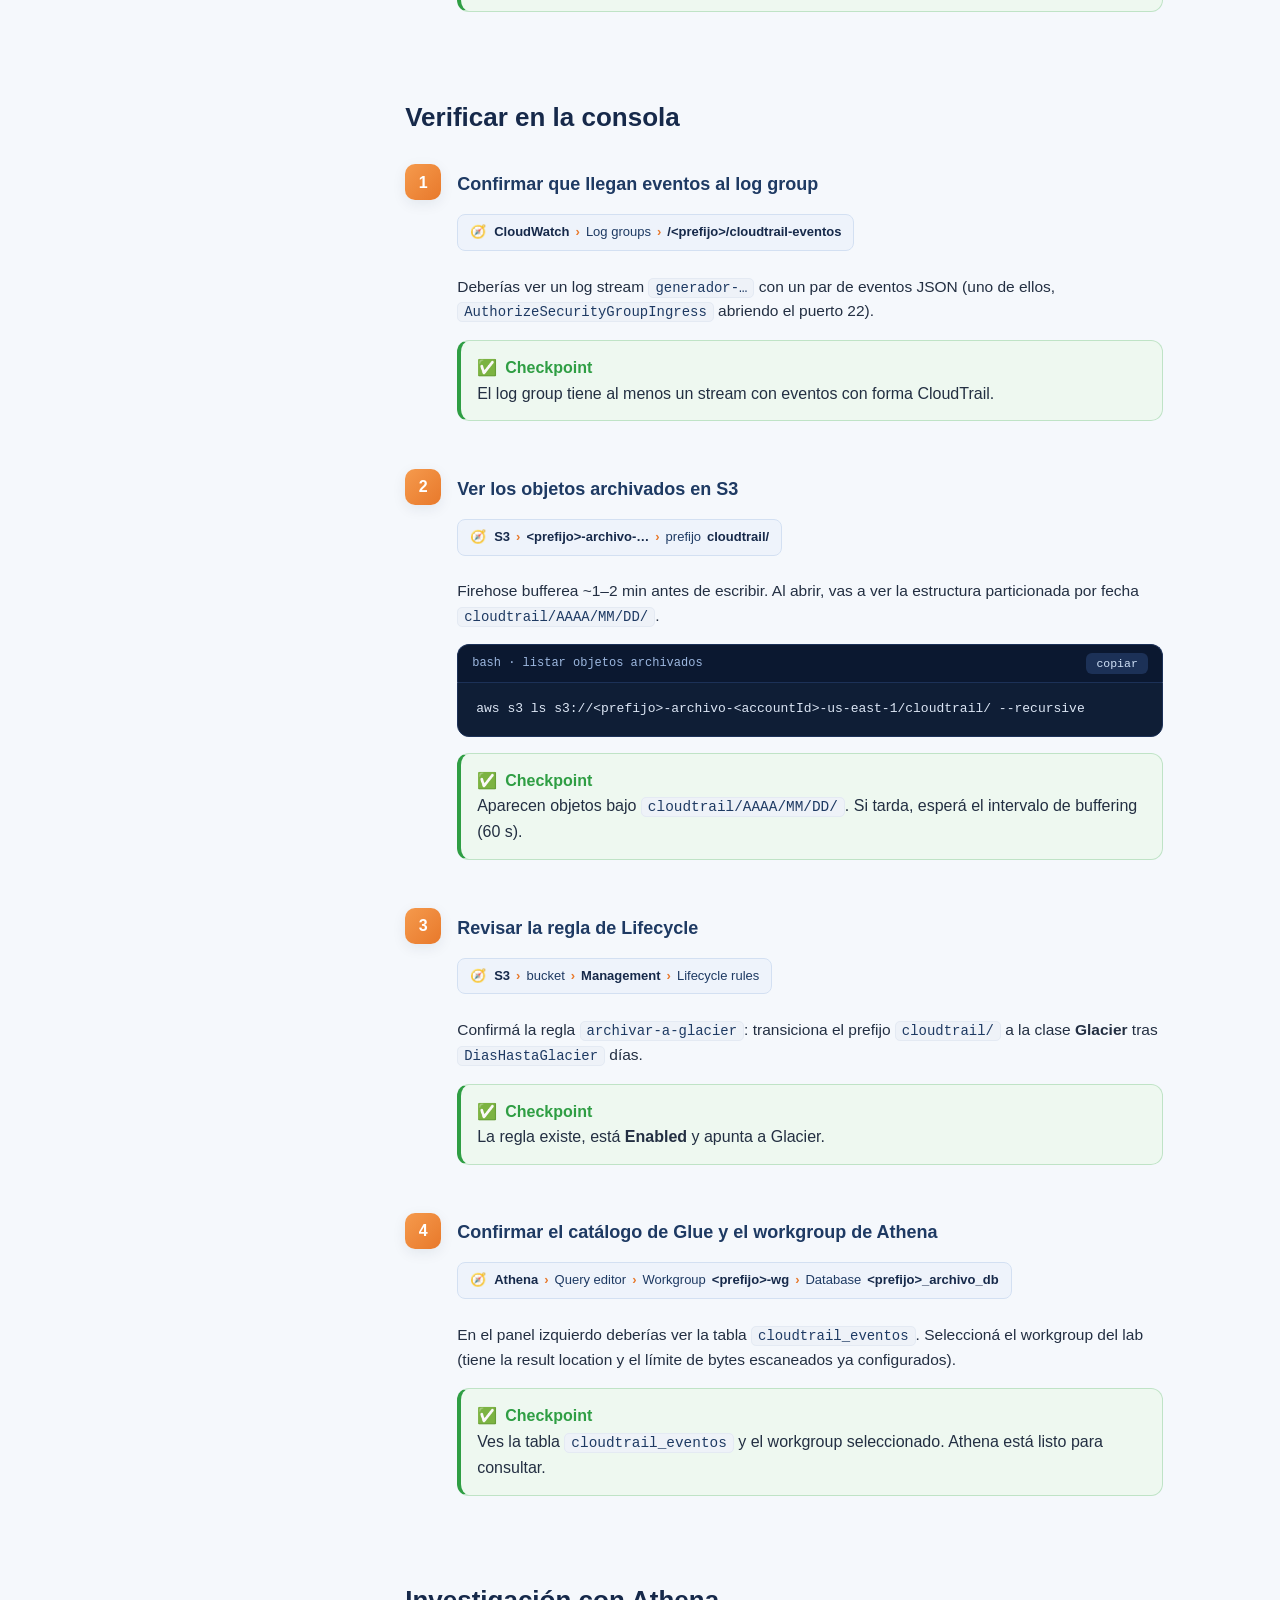
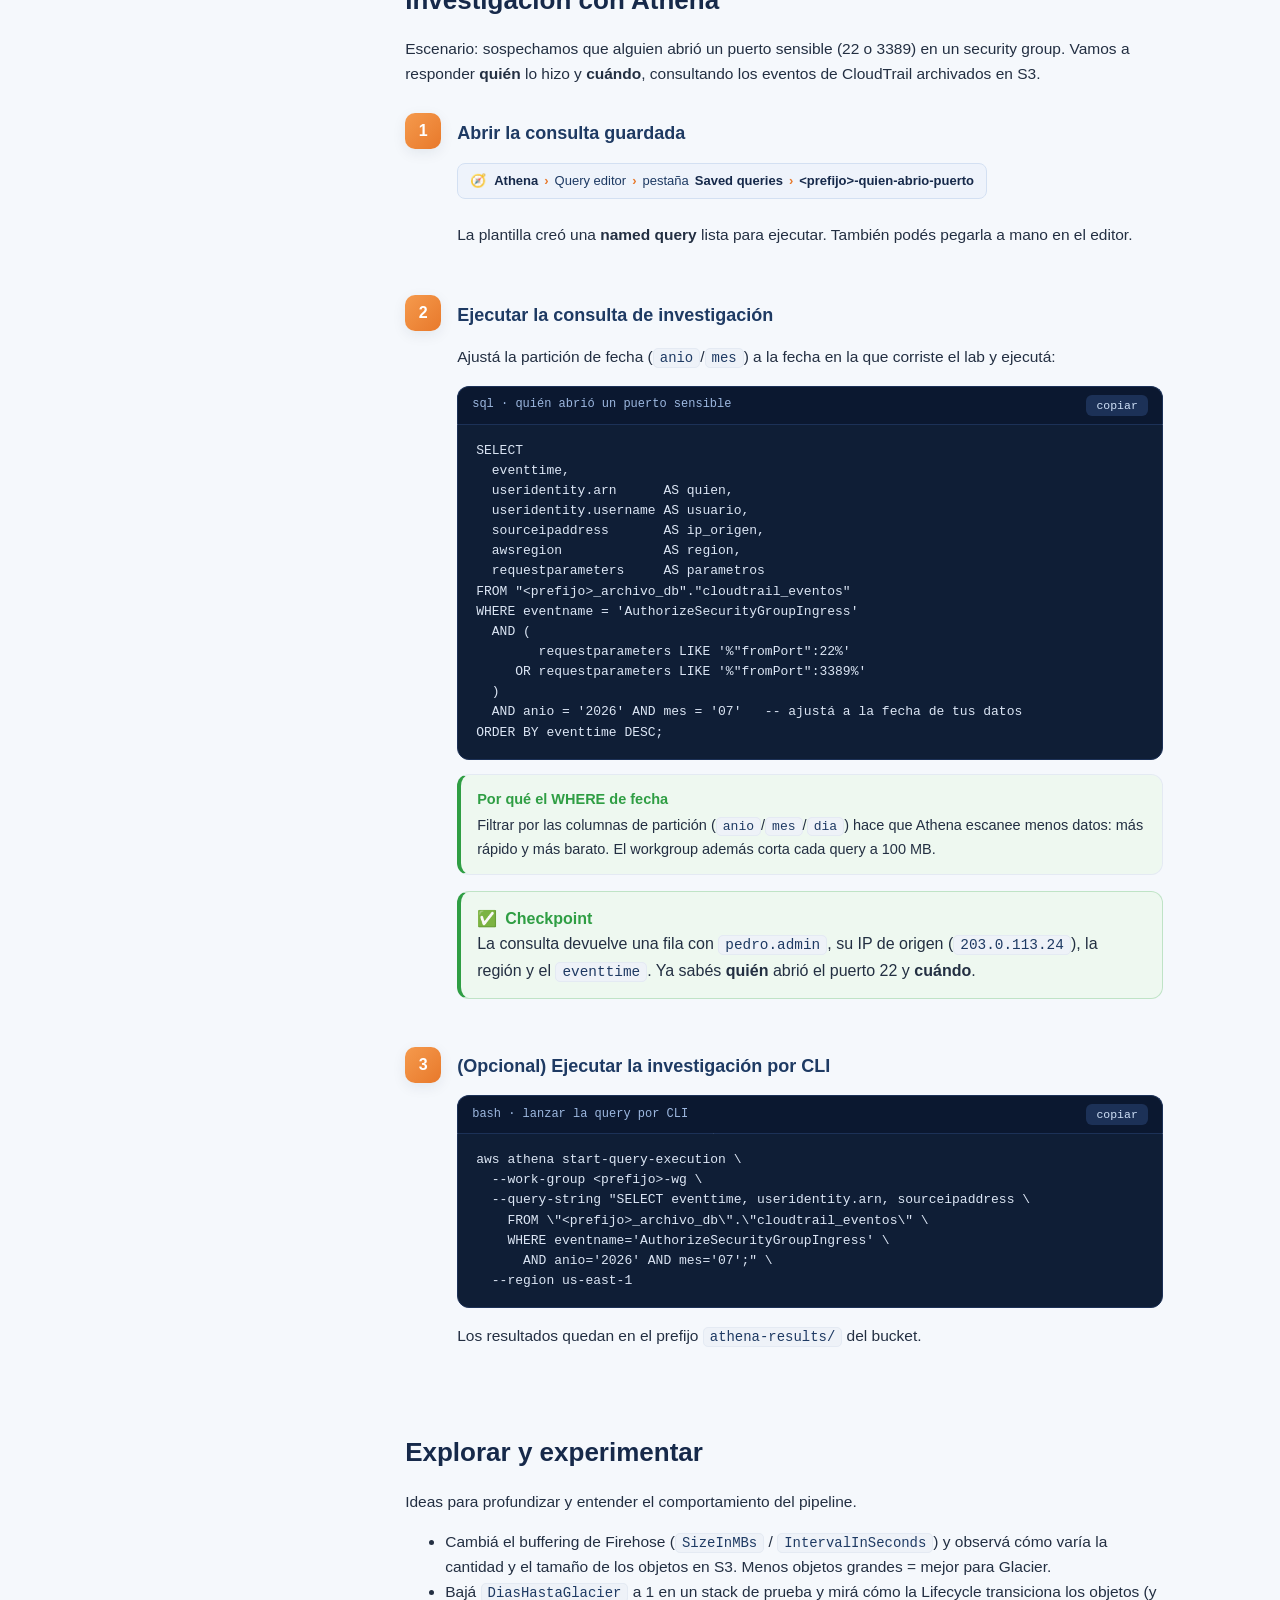
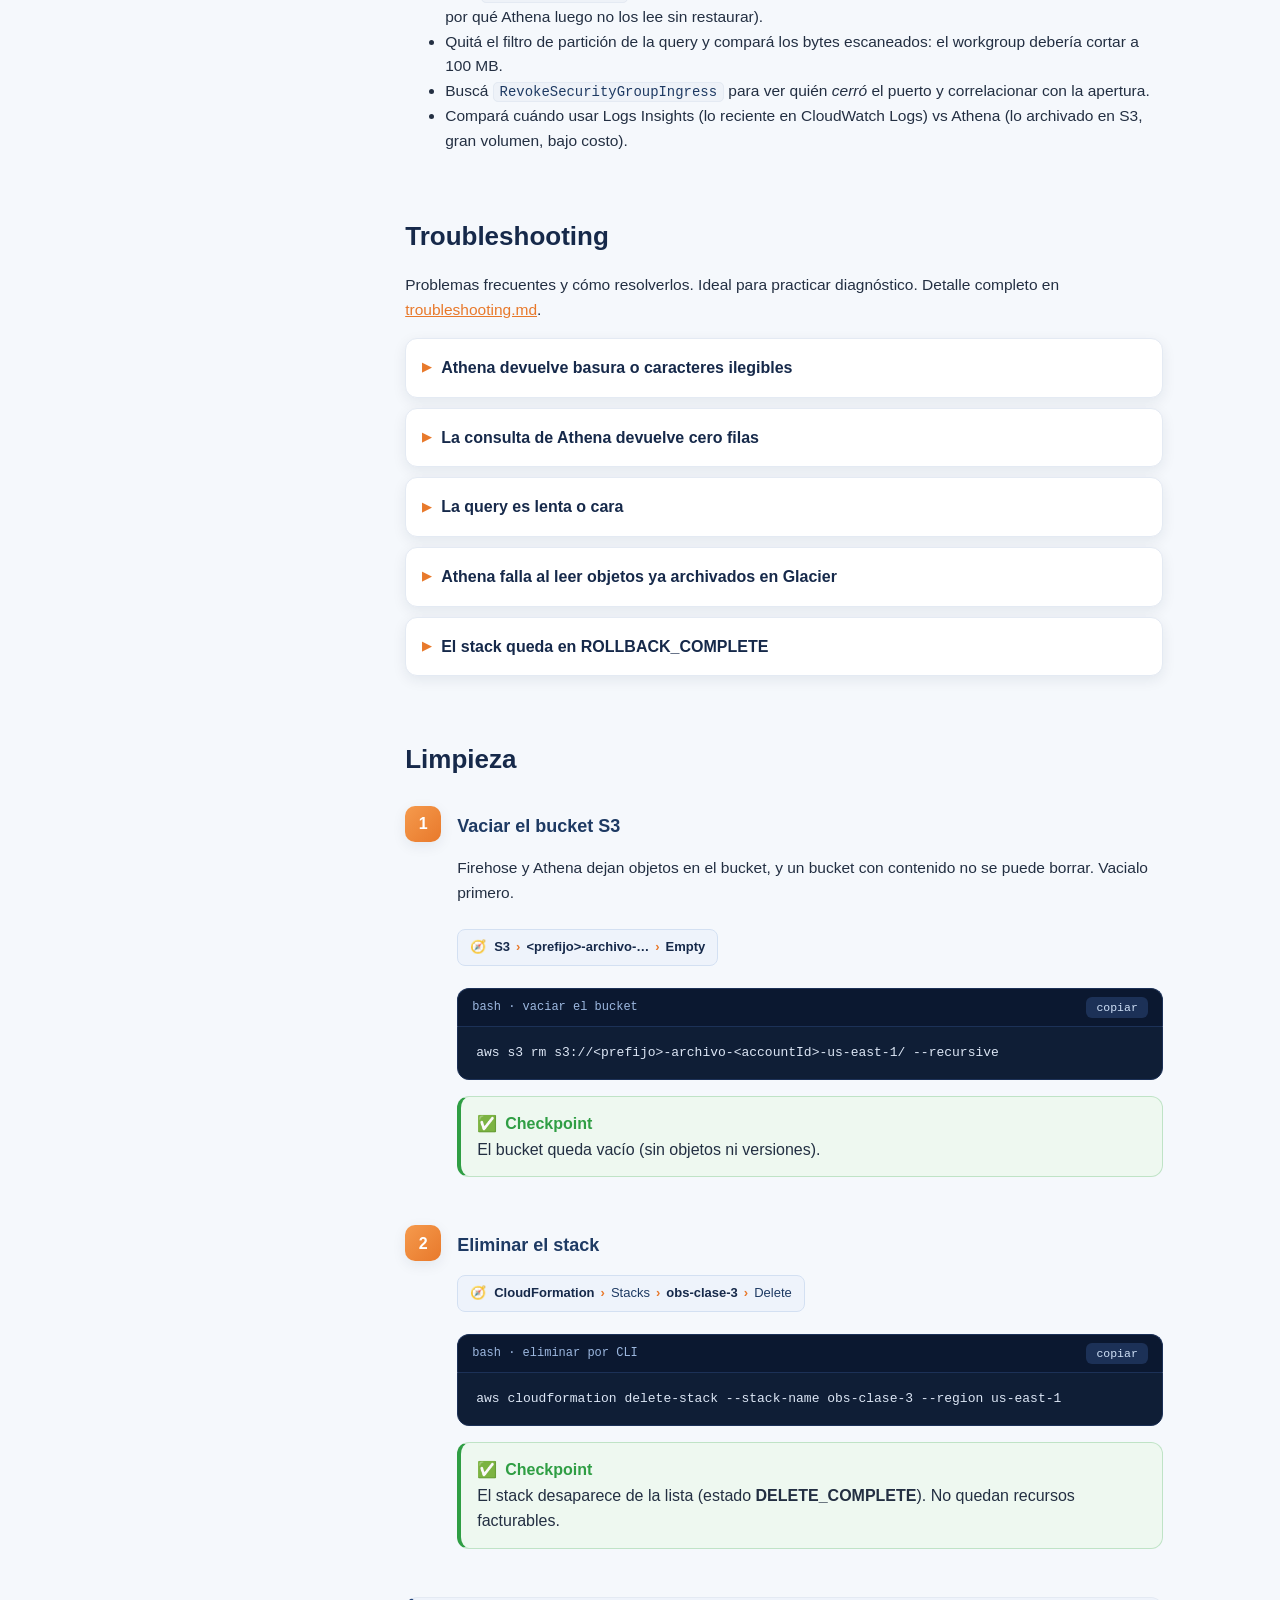
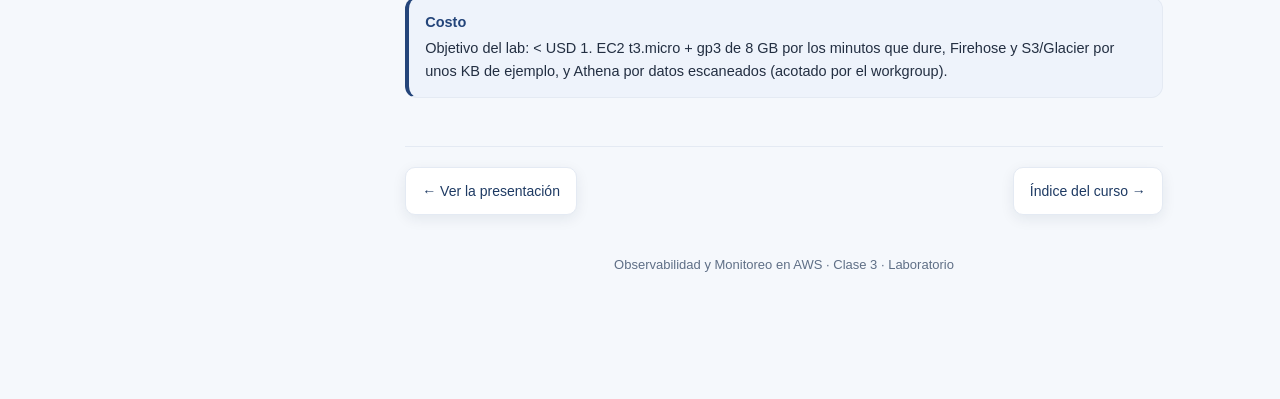
<file: clase-3-archivado-lifecycle-athena/laboratorio/guia.html>
<!doctype html>
<html lang="es">
<head>
  <meta charset="utf-8">
  <meta name="viewport" content="width=device-width, initial-scale=1">
  <title>Laboratorio · Clase 3 — Archivado, ciclo de vida y explotación con Athena</title>
  <link rel="stylesheet" href="../../assets/css/guide.css">
  <link rel="icon" href="../../assets/img/logo-curso.svg">
</head>
<body>

<header class="g-top">
  <img src="../../assets/img/logo-curso.svg" alt="">
  <div>
    <div class="g-title">Laboratorio · Clase 3 — Archivado, ciclo de vida y explotación con Athena</div>
    <div class="g-sub">Observabilidad y Monitoreo en AWS</div>
  </div>
  <span class="g-spacer"></span>
  <span class="g-badge">CloudFormation</span>
</header>

<div class="g-wrap">
  <!-- ---------------- SIDEBAR / TOC ---------------- -->
  <aside class="g-side">
    <p class="toc-title">Contenido</p>
    <nav>
      <a href="#intro">Introducción</a>
      <a href="#arquitectura">Arquitectura</a>
      <a href="#requisitos">Requisitos previos</a>
      <a href="#desplegar">Desplegar el stack</a>
      <a href="#verificar">Verificar en la consola</a>
      <a href="#investigacion">Investigación con Athena</a>
      <a href="#explorar">Explorar y experimentar</a>
      <a href="#troubleshooting">Troubleshooting</a>
      <a href="#limpieza">Limpieza</a>
    </nav>
  </aside>

  <!-- ---------------- CONTENIDO ---------------- -->
  <main class="g-main">
    <section id="intro">
      <span class="eyebrow">Clase 3 · Laboratorio</span>
      <h1>Archivado, ciclo de vida y explotación con Athena</h1>
      <p class="g-lead">Vas a construir un pipeline de archivado económico de logs (CloudWatch Logs → Amazon Data Firehose → S3 particionado por fecha con Lifecycle a Glacier) y después vas a explotar esos logs con SQL en Amazon Athena para resolver una investigación de seguridad: <b>quién abrió un puerto sensible y cuándo</b>. Todo desplegado desde una única plantilla de CloudFormation.</p>

      <div class="g-meta">
        <span class="m">⏱ <b>Duración</b>&nbsp;· 45–60 min</span>
        <span class="m">💵 <b>Costo</b>&nbsp;· &lt; USD 1 (si limpiás al terminar)</span>
        <span class="m">📊 <b>Nivel</b>&nbsp;· Intermedio</span>
        <span class="m">🌎 <b>Región sugerida</b>&nbsp;· us-east-1</span>
      </div>

      <div class="svc-row">
        <span class="svc-chip"><img src="../../assets/img/services/cloudwatch-logs.svg" alt="">CloudWatch Logs</span>
        <span class="svc-chip"><img src="../../assets/img/services/firehose.svg" alt="">Data Firehose</span>
        <span class="svc-chip"><img src="../../assets/img/services/s3.svg" alt="">S3</span>
        <span class="svc-chip"><img src="../../assets/img/services/glacier.svg" alt="">Glacier</span>
        <span class="svc-chip"><img src="../../assets/img/services/glue.svg" alt="">Glue</span>
        <span class="svc-chip"><img src="../../assets/img/services/athena.svg" alt="">Athena</span>
        <span class="svc-chip"><img src="../../assets/img/services/cloudformation.svg" alt="">CloudFormation</span>
        <span class="svc-chip"><img src="../../assets/img/services/iam.svg" alt="">IAM</span>
      </div>
    </section>

    <section id="arquitectura">
      <h2>Arquitectura</h2>
      <figure class="arch-figure">
<svg xmlns="http://www.w3.org/2000/svg" viewBox="0 0 1218 604" role="img" aria-label="Diagrama de arquitectura" style="width:100%;height:auto;display:block">
<defs><marker id="arw" markerWidth="9" markerHeight="9" refX="7.5" refY="4.5" orient="auto"><path d="M1,1 L8,4.5 L1,8 Z" fill="#b3590f"/></marker><filter id="sh" x="-20%" y="-20%" width="140%" height="150%"><feDropShadow dx="0" dy="3" stdDeviation="4" flood-color="#16294a" flood-opacity="0.10"/></filter></defs>
<rect x="0" y="0" width="1218" height="604" rx="18" fill="#f6f9fc"/>
<text x="44" y="46" font-family="Segoe UI,Helvetica,Arial,sans-serif" font-size="20" font-weight="800" fill="#16294a">Arquitectura del laboratorio · Clase 3</text>
<rect x="256" y="62" width="468" height="338" rx="16" fill="#7A3FF2" fill-opacity="0.05" stroke="#7A3FF2" stroke-opacity="0.55" stroke-width="1.6" stroke-dasharray="7 5"/>
<rect x="256" y="49" width="167" height="24" rx="7" fill="#7A3FF2"/>
<text x="340" y="65" text-anchor="middle" font-family="Segoe UI,Helvetica,Arial,sans-serif" font-size="12.5" font-weight="700" fill="#fff">Pipeline de archivado</text>
<line x1="222" y1="320" x2="282" y2="320" stroke="#b3590f" stroke-width="2.4" marker-end="url(#arw)"/>
<rect x="229" y="309" width="46" height="20" rx="6" fill="#fff" stroke="#e4eaf3"/>
<text x="252" y="323" text-anchor="middle" font-family="Segoe UI,Helvetica,Arial,sans-serif" font-size="11" font-weight="600" fill="#1e3a63">stream</text>
<line x1="460" y1="320" x2="520" y2="320" stroke="#b3590f" stroke-width="2.4" marker-end="url(#arw)"/>
<rect x="464" y="309" width="52" height="20" rx="6" fill="#fff" stroke="#e4eaf3"/>
<text x="490" y="323" text-anchor="middle" font-family="Segoe UI,Helvetica,Arial,sans-serif" font-size="11" font-weight="600" fill="#1e3a63">entrega</text>
<line x1="609" y1="266" x2="609" y2="196" stroke="#b3590f" stroke-width="2.4" marker-end="url(#arw)"/>
<rect x="574" y="220" width="70" height="20" rx="6" fill="#fff" stroke="#e4eaf3"/>
<text x="609" y="234" text-anchor="middle" font-family="Segoe UI,Helvetica,Arial,sans-serif" font-size="11" font-weight="600" fill="#1e3a63">transición</text>
<line x1="698" y1="320" x2="758" y2="320" stroke="#b3590f" stroke-width="2.4" marker-end="url(#arw)"/>
<rect x="699" y="309" width="58" height="20" rx="6" fill="#fff" stroke="#e4eaf3"/>
<text x="728" y="323" text-anchor="middle" font-family="Segoe UI,Helvetica,Arial,sans-serif" font-size="11" font-weight="600" fill="#1e3a63">cataloga</text>
<line x1="936" y1="320" x2="996" y2="320" stroke="#b3590f" stroke-width="2.4" marker-end="url(#arw)"/>
<rect x="940" y="309" width="52" height="20" rx="6" fill="#fff" stroke="#e4eaf3"/>
<text x="966" y="323" text-anchor="middle" font-family="Segoe UI,Helvetica,Arial,sans-serif" font-size="11" font-weight="600" fill="#1e3a63">esquema</text>
<rect x="44" y="266" width="178" height="108" rx="14" fill="#ffffff" stroke="#e4eaf3" stroke-width="1.4" filter="url(#sh)"/>
<image href="../../assets/img/services/cloudwatch-logs.svg" x="114" y="278" width="38" height="38"/>
<text x="133" y="332" text-anchor="middle" font-family="Segoe UI,Helvetica,Arial,sans-serif" font-size="14.5" font-weight="700" fill="#16294a">CloudWatch Logs</text>
<text x="133" y="351" text-anchor="middle" font-family="Segoe UI,Helvetica,Arial,sans-serif" font-size="11.5" fill="#5f6f86">origen de logs</text>
<rect x="282" y="266" width="178" height="108" rx="14" fill="#ffffff" stroke="#e4eaf3" stroke-width="1.4" filter="url(#sh)"/>
<image href="../../assets/img/services/firehose.svg" x="352" y="278" width="38" height="38"/>
<text x="371" y="332" text-anchor="middle" font-family="Segoe UI,Helvetica,Arial,sans-serif" font-size="14.5" font-weight="700" fill="#16294a">Data Firehose</text>
<text x="371" y="351" text-anchor="middle" font-family="Segoe UI,Helvetica,Arial,sans-serif" font-size="11.5" fill="#5f6f86">subscription filter</text>
<rect x="520" y="266" width="178" height="108" rx="14" fill="#ffffff" stroke="#e4eaf3" stroke-width="1.4" filter="url(#sh)"/>
<image href="../../assets/img/services/s3.svg" x="590" y="278" width="38" height="38"/>
<text x="609" y="332" text-anchor="middle" font-family="Segoe UI,Helvetica,Arial,sans-serif" font-size="14.5" font-weight="700" fill="#16294a">Amazon S3</text>
<text x="609" y="351" text-anchor="middle" font-family="Segoe UI,Helvetica,Arial,sans-serif" font-size="11.5" fill="#5f6f86">partición por fecha</text>
<rect x="520" y="88" width="178" height="108" rx="14" fill="#ffffff" stroke="#e4eaf3" stroke-width="1.4" filter="url(#sh)"/>
<image href="../../assets/img/services/glacier.svg" x="590" y="100" width="38" height="38"/>
<text x="609" y="154" text-anchor="middle" font-family="Segoe UI,Helvetica,Arial,sans-serif" font-size="14.5" font-weight="700" fill="#16294a">S3 Glacier</text>
<text x="609" y="173" text-anchor="middle" font-family="Segoe UI,Helvetica,Arial,sans-serif" font-size="11.5" fill="#5f6f86">lifecycle</text>
<rect x="758" y="266" width="178" height="108" rx="14" fill="#ffffff" stroke="#e4eaf3" stroke-width="1.4" filter="url(#sh)"/>
<image href="../../assets/img/services/glue.svg" x="828" y="278" width="38" height="38"/>
<text x="847" y="332" text-anchor="middle" font-family="Segoe UI,Helvetica,Arial,sans-serif" font-size="14.5" font-weight="700" fill="#16294a">Glue Data Catalog</text>
<text x="847" y="351" text-anchor="middle" font-family="Segoe UI,Helvetica,Arial,sans-serif" font-size="11.5" fill="#5f6f86">base + tabla + SerDe</text>
<rect x="996" y="266" width="178" height="108" rx="14" fill="#ffffff" stroke="#e4eaf3" stroke-width="1.4" filter="url(#sh)"/>
<image href="../../assets/img/services/athena.svg" x="1066" y="278" width="38" height="38"/>
<text x="1085" y="332" text-anchor="middle" font-family="Segoe UI,Helvetica,Arial,sans-serif" font-size="14.5" font-weight="700" fill="#16294a">Amazon Athena</text>
<text x="1085" y="351" text-anchor="middle" font-family="Segoe UI,Helvetica,Arial,sans-serif" font-size="11.5" fill="#5f6f86">SQL de investigación</text>
<rect x="44" y="444" width="178" height="108" rx="14" fill="#ffffff" stroke="#e4eaf3" stroke-width="1.4" filter="url(#sh)"/>
<image href="../../assets/img/services/iam.svg" x="114" y="456" width="38" height="38"/>
<text x="133" y="510" text-anchor="middle" font-family="Segoe UI,Helvetica,Arial,sans-serif" font-size="14.5" font-weight="700" fill="#16294a">IAM Roles</text>
<text x="133" y="529" text-anchor="middle" font-family="Segoe UI,Helvetica,Arial,sans-serif" font-size="11.5" fill="#5f6f86">CWL → Firehose · S3</text>
</svg>
<figcaption>Todos los componentes que despliega <code>template.yaml</code>.</figcaption>
</figure>

      <p>La plantilla despliega el pipeline completo de archivado y explotación. Una instancia EC2 genera eventos con forma CloudTrail (incluido uno de <code>AuthorizeSecurityGroupIngress</code> abriendo el puerto 22) para que el pipeline tenga datos reales que archivar y consultar.</p>
      <table>
        <thead><tr><th>Recurso</th><th>Servicio</th><th>Para qué</th></tr></thead>
        <tbody>
          <tr><td>Log group de origen</td><td>CloudWatch Logs</td><td>Recibe los eventos antes de archivarlos</td></tr>
          <tr><td>Subscription filter</td><td>CloudWatch Logs</td><td>Empuja los eventos a Firehose en near real-time</td></tr>
          <tr><td>Delivery stream</td><td>Amazon Data Firehose</td><td>Descomprime, bufferea y escribe en S3 por fecha</td></tr>
          <tr><td>Bucket + Lifecycle</td><td>S3 / Glacier</td><td>Data lake con transición a Glacier tras N días</td></tr>
          <tr><td>Database + tabla</td><td>AWS Glue Data Catalog</td><td>Describe los datos en S3 (JSON SerDe + projection)</td></tr>
          <tr><td>Workgroup + named query</td><td>Amazon Athena</td><td>Ejecuta la consulta SQL de investigación</td></tr>
          <tr><td>Instancia t3.micro</td><td>EC2</td><td>Genera los eventos de ejemplo</td></tr>
          <tr><td>Roles IAM</td><td>IAM</td><td>Enlazan cada salto con least privilege</td></tr>
        </tbody>
      </table>
      <div class="note"><b class="t">Flujo</b>EC2 → CloudWatch Logs → (subscription filter) → Firehose → S3 (yyyy/MM/dd, Lifecycle→Glacier) → Glue Data Catalog → Athena.</div>
    </section>

    <section id="requisitos">
      <h2>Requisitos previos</h2>
      <ul>
        <li>Cuenta de AWS con permisos para crear los recursos del laboratorio (S3, Firehose, Logs, Glue, Athena, EC2, IAM).</li>
        <li>Acceso a la consola web de AWS (no se requiere CLI, pero se muestra la alternativa).</li>
        <li>La plantilla nombra roles IAM: al desplegar hay que aceptar <code>CAPABILITY_NAMED_IAM</code>.</li>
      </ul>
      <div class="warn"><b class="t">Atención al costo</b>Todos los recursos son de bajo costo, pero el bucket S3 queda con objetos. Recordá <a href="#limpieza">vaciarlo y borrar el stack</a> al terminar para no dejar nada facturable.</div>
    </section>

    <section id="desplegar">
      <h2>Desplegar el stack</h2>
      <div class="steps">

        <div class="step">
          <h3>Iniciar sesión y elegir la región</h3>
          <p>Ingresá a la consola de AWS y seleccioná la región del laboratorio.</p>
          <div class="console-path"><b>Consola AWS</b><span class="sep">›</span> selector de región (arriba a la derecha) <span class="sep">›</span> <b>US East (N. Virginia) us-east-1</b></div>
        </div>

        <div class="step">
          <h3>Abrir CloudFormation y crear el stack</h3>
          <div class="console-path"><b>CloudFormation</b><span class="sep">›</span> Stacks <span class="sep">›</span> <b>Create stack</b> <span class="sep">›</span> With new resources</div>
          <p>Subí el archivo <code>template.yaml</code> de esta carpeta en <b>Upload a template file</b>.</p>
        </div>

        <div class="step">
          <h3>Nombre y parámetros</h3>
          <p>Poné un nombre al stack (por ejemplo <code>obs-clase-3</code>) y revisá los parámetros: <code>NombrePrefijo</code> (único en la cuenta), <code>DiasHastaGlacier</code> (por defecto 30) y <code>DiasRetencionLogGroup</code>.</p>
          <div class="tip"><b class="t">Alternativa por CLI</b>Si preferís la línea de comandos:</div>
          <div class="code">
            <div class="code-head"><span>bash · desplegar por CLI</span><button class="copy-btn">copiar</button></div>
            <pre>aws cloudformation deploy \
  --stack-name obs-clase-3 \
  --template-file template.yaml \
  --parameter-overrides NombrePrefijo=obs-clase3 DiasHastaGlacier=30 \
  --capabilities CAPABILITY_NAMED_IAM \
  --region us-east-1</pre>
          </div>
        </div>

        <div class="step">
          <h3>Confirmar y crear</h3>
          <p>Marcá la casilla que reconoce que CloudFormation puede crear recursos IAM con nombre (<code>CAPABILITY_NAMED_IAM</code>) y presioná <b>Submit</b>. Esperá el estado <code>CREATE_COMPLETE</code>.</p>
          <div class="checkpoint"><div class="cp-title">Checkpoint</div>El stack aparece en estado <b>CREATE_COMPLETE</b> y la pestaña <b>Outputs</b> muestra el nombre del bucket, el delivery stream, la base de Glue y el workgroup de Athena.</div>
        </div>

      </div>
    </section>

    <section id="verificar">
      <h2>Verificar en la consola</h2>
      <div class="steps">

        <div class="step">
          <h3>Confirmar que llegan eventos al log group</h3>
          <div class="console-path"><b>CloudWatch</b><span class="sep">›</span> Log groups <span class="sep">›</span> <b>/&lt;prefijo&gt;/cloudtrail-eventos</b></div>
          <p>Deberías ver un log stream <code>generador-…</code> con un par de eventos JSON (uno de ellos, <code>AuthorizeSecurityGroupIngress</code> abriendo el puerto 22).</p>
          <div class="checkpoint"><div class="cp-title">Checkpoint</div>El log group tiene al menos un stream con eventos con forma CloudTrail.</div>
        </div>

        <div class="step">
          <h3>Ver los objetos archivados en S3</h3>
          <div class="console-path"><b>S3</b><span class="sep">›</span> <b>&lt;prefijo&gt;-archivo-…</b> <span class="sep">›</span> prefijo <b>cloudtrail/</b></div>
          <p>Firehose bufferea ~1–2 min antes de escribir. Al abrir, vas a ver la estructura particionada por fecha <code>cloudtrail/AAAA/MM/DD/</code>.</p>
          <div class="code">
            <div class="code-head"><span>bash · listar objetos archivados</span><button class="copy-btn">copiar</button></div>
            <pre>aws s3 ls s3://&lt;prefijo&gt;-archivo-&lt;accountId&gt;-us-east-1/cloudtrail/ --recursive</pre>
          </div>
          <div class="checkpoint"><div class="cp-title">Checkpoint</div>Aparecen objetos bajo <code>cloudtrail/AAAA/MM/DD/</code>. Si tarda, esperá el intervalo de buffering (60 s).</div>
        </div>

        <div class="step">
          <h3>Revisar la regla de Lifecycle</h3>
          <div class="console-path"><b>S3</b><span class="sep">›</span> bucket <span class="sep">›</span> <b>Management</b> <span class="sep">›</span> Lifecycle rules</div>
          <p>Confirmá la regla <code>archivar-a-glacier</code>: transiciona el prefijo <code>cloudtrail/</code> a la clase <b>Glacier</b> tras <code>DiasHastaGlacier</code> días.</p>
          <div class="checkpoint"><div class="cp-title">Checkpoint</div>La regla existe, está <b>Enabled</b> y apunta a Glacier.</div>
        </div>

        <div class="step">
          <h3>Confirmar el catálogo de Glue y el workgroup de Athena</h3>
          <div class="console-path"><b>Athena</b><span class="sep">›</span> Query editor <span class="sep">›</span> Workgroup <b>&lt;prefijo&gt;-wg</b> <span class="sep">›</span> Database <b>&lt;prefijo&gt;_archivo_db</b></div>
          <p>En el panel izquierdo deberías ver la tabla <code>cloudtrail_eventos</code>. Seleccioná el workgroup del lab (tiene la result location y el límite de bytes escaneados ya configurados).</p>
          <div class="checkpoint"><div class="cp-title">Checkpoint</div>Ves la tabla <code>cloudtrail_eventos</code> y el workgroup seleccionado. Athena está listo para consultar.</div>
        </div>

      </div>
    </section>

    <section id="investigacion">
      <h2>Investigación con Athena</h2>
      <p>Escenario: sospechamos que alguien abrió un puerto sensible (22 o 3389) en un security group. Vamos a responder <b>quién</b> lo hizo y <b>cuándo</b>, consultando los eventos de CloudTrail archivados en S3.</p>
      <div class="steps">

        <div class="step">
          <h3>Abrir la consulta guardada</h3>
          <div class="console-path"><b>Athena</b><span class="sep">›</span> Query editor <span class="sep">›</span> pestaña <b>Saved queries</b> <span class="sep">›</span> <b>&lt;prefijo&gt;-quien-abrio-puerto</b></div>
          <p>La plantilla creó una <b>named query</b> lista para ejecutar. También podés pegarla a mano en el editor.</p>
        </div>

        <div class="step">
          <h3>Ejecutar la consulta de investigación</h3>
          <p>Ajustá la partición de fecha (<code>anio</code>/<code>mes</code>) a la fecha en la que corriste el lab y ejecutá:</p>
          <div class="code">
            <div class="code-head"><span>sql · quién abrió un puerto sensible</span><button class="copy-btn">copiar</button></div>
            <pre>SELECT
  eventtime,
  useridentity.arn      AS quien,
  useridentity.username AS usuario,
  sourceipaddress       AS ip_origen,
  awsregion             AS region,
  requestparameters     AS parametros
FROM "&lt;prefijo&gt;_archivo_db"."cloudtrail_eventos"
WHERE eventname = 'AuthorizeSecurityGroupIngress'
  AND (
        requestparameters LIKE '%"fromPort":22%'
     OR requestparameters LIKE '%"fromPort":3389%'
  )
  AND anio = '2026' AND mes = '07'   -- ajustá a la fecha de tus datos
ORDER BY eventtime DESC;</pre>
          </div>
          <div class="tip"><b class="t">Por qué el WHERE de fecha</b>Filtrar por las columnas de partición (<code>anio</code>/<code>mes</code>/<code>dia</code>) hace que Athena escanee menos datos: más rápido y más barato. El workgroup además corta cada query a 100 MB.</div>
          <div class="checkpoint"><div class="cp-title">Checkpoint</div>La consulta devuelve una fila con <code>pedro.admin</code>, su IP de origen (<code>203.0.113.24</code>), la región y el <code>eventtime</code>. Ya sabés <b>quién</b> abrió el puerto 22 y <b>cuándo</b>.</div>
        </div>

        <div class="step">
          <h3>(Opcional) Ejecutar la investigación por CLI</h3>
          <div class="code">
            <div class="code-head"><span>bash · lanzar la query por CLI</span><button class="copy-btn">copiar</button></div>
            <pre>aws athena start-query-execution \
  --work-group &lt;prefijo&gt;-wg \
  --query-string "SELECT eventtime, useridentity.arn, sourceipaddress \
    FROM \"&lt;prefijo&gt;_archivo_db\".\"cloudtrail_eventos\" \
    WHERE eventname='AuthorizeSecurityGroupIngress' \
      AND anio='2026' AND mes='07';" \
  --region us-east-1</pre>
          </div>
          <p>Los resultados quedan en el prefijo <code>athena-results/</code> del bucket.</p>
        </div>

      </div>
    </section>

    <section id="explorar">
      <h2>Explorar y experimentar</h2>
      <p>Ideas para profundizar y entender el comportamiento del pipeline.</p>
      <ul>
        <li>Cambiá el buffering de Firehose (<code>SizeInMBs</code> / <code>IntervalInSeconds</code>) y observá cómo varía la cantidad y el tamaño de los objetos en S3. Menos objetos grandes = mejor para Glacier.</li>
        <li>Bajá <code>DiasHastaGlacier</code> a 1 en un stack de prueba y mirá cómo la Lifecycle transiciona los objetos (y por qué Athena luego no los lee sin restaurar).</li>
        <li>Quitá el filtro de partición de la query y compará los bytes escaneados: el workgroup debería cortar a 100 MB.</li>
        <li>Buscá <code>RevokeSecurityGroupIngress</code> para ver quién <i>cerró</i> el puerto y correlacionar con la apertura.</li>
        <li>Compará cuándo usar Logs Insights (lo reciente en CloudWatch Logs) vs Athena (lo archivado en S3, gran volumen, bajo costo).</li>
      </ul>
    </section>

    <section id="troubleshooting">
      <h2>Troubleshooting</h2>
      <p>Problemas frecuentes y cómo resolverlos. Ideal para practicar diagnóstico. Detalle completo en <a href="./troubleshooting.md">troubleshooting.md</a>.</p>
      <div class="trouble">
        <details>
          <summary>Athena devuelve basura o caracteres ilegibles</summary>
          <p><span class="sym">Síntoma:</span> los objetos en S3 no se leen bien.</p>
          <p><span class="fix">Solución:</span> los logs de CloudWatch llegan gzip-comprimidos; hay que habilitar la <b>decompresión</b> en Firehose (esta plantilla ya la trae con <code>Decompression</code> + <code>CloudWatchLogProcessing</code>).</p>
        </details>
        <details>
          <summary>La consulta de Athena devuelve cero filas</summary>
          <p><span class="sym">Síntoma:</span> hay objetos en S3 pero la query no trae nada.</p>
          <p><span class="fix">Solución:</span> verificá que <code>anio</code>/<code>mes</code>/<code>dia</code> coincidan con la fecha real de los objetos, que el <code>LOCATION</code> apunte a <code>cloudtrail/</code> y que la partition projection cubra el rango de fechas.</p>
        </details>
        <details>
          <summary>La query es lenta o cara</summary>
          <p><span class="sym">Síntoma:</span> Athena escanea demasiados datos.</p>
          <p><span class="fix">Solución:</span> incluí siempre un <code>WHERE</code> sobre las columnas de partición de fecha. El workgroup corta cada query a 100 MB.</p>
        </details>
        <details>
          <summary>Athena falla al leer objetos ya archivados en Glacier</summary>
          <p><span class="sym">Síntoma:</span> error sobre objetos en clase Glacier.</p>
          <p><span class="fix">Solución:</span> Athena no lee Glacier no-instant sin restaurar; solo se archivan datos ya "fríos" (tras <code>DiasHastaGlacier</code> días).</p>
        </details>
        <details>
          <summary>El stack queda en ROLLBACK_COMPLETE</summary>
          <p><span class="sym">Síntoma:</span> la creación falla y se revierte.</p>
          <p><span class="fix">Solución:</span> suele ser el nombre de bucket ya en uso (son globales). Abrí <b>Events</b>, buscá el primer error y cambiá <code>NombrePrefijo</code>.</p>
        </details>
      </div>
    </section>

    <section id="limpieza">
      <h2>Limpieza</h2>
      <div class="steps">

        <div class="step">
          <h3>Vaciar el bucket S3</h3>
          <p>Firehose y Athena dejan objetos en el bucket, y un bucket con contenido no se puede borrar. Vacialo primero.</p>
          <div class="console-path"><b>S3</b><span class="sep">›</span> <b>&lt;prefijo&gt;-archivo-…</b> <span class="sep">›</span> <b>Empty</b></div>
          <div class="code">
            <div class="code-head"><span>bash · vaciar el bucket</span><button class="copy-btn">copiar</button></div>
            <pre>aws s3 rm s3://&lt;prefijo&gt;-archivo-&lt;accountId&gt;-us-east-1/ --recursive</pre>
          </div>
          <div class="checkpoint"><div class="cp-title">Checkpoint</div>El bucket queda vacío (sin objetos ni versiones).</div>
        </div>

        <div class="step">
          <h3>Eliminar el stack</h3>
          <div class="console-path"><b>CloudFormation</b><span class="sep">›</span> Stacks <span class="sep">›</span> <b>obs-clase-3</b> <span class="sep">›</span> Delete</div>
          <div class="code">
            <div class="code-head"><span>bash · eliminar por CLI</span><button class="copy-btn">copiar</button></div>
            <pre>aws cloudformation delete-stack --stack-name obs-clase-3 --region us-east-1</pre>
          </div>
          <div class="checkpoint"><div class="cp-title">Checkpoint</div>El stack desaparece de la lista (estado <b>DELETE_COMPLETE</b>). No quedan recursos facturables.</div>
        </div>

      </div>
      <div class="note"><b class="t">Costo</b>Objetivo del lab: &lt; USD 1. EC2 t3.micro + gp3 de 8 GB por los minutos que dure, Firehose y S3/Glacier por unos KB de ejemplo, y Athena por datos escaneados (acotado por el workgroup).</div>
    </section>

    <div class="g-nav">
      <a href="../presentacion/index.html">← Ver la presentación</a>
      <a href="../../README.md">Índice del curso →</a>
    </div>

    <footer class="g-foot">Observabilidad y Monitoreo en AWS · Clase 3 · Laboratorio</footer>
  </main>
</div>

<script src="../../assets/js/guide.js"></script>
</body>
</html>
</file>
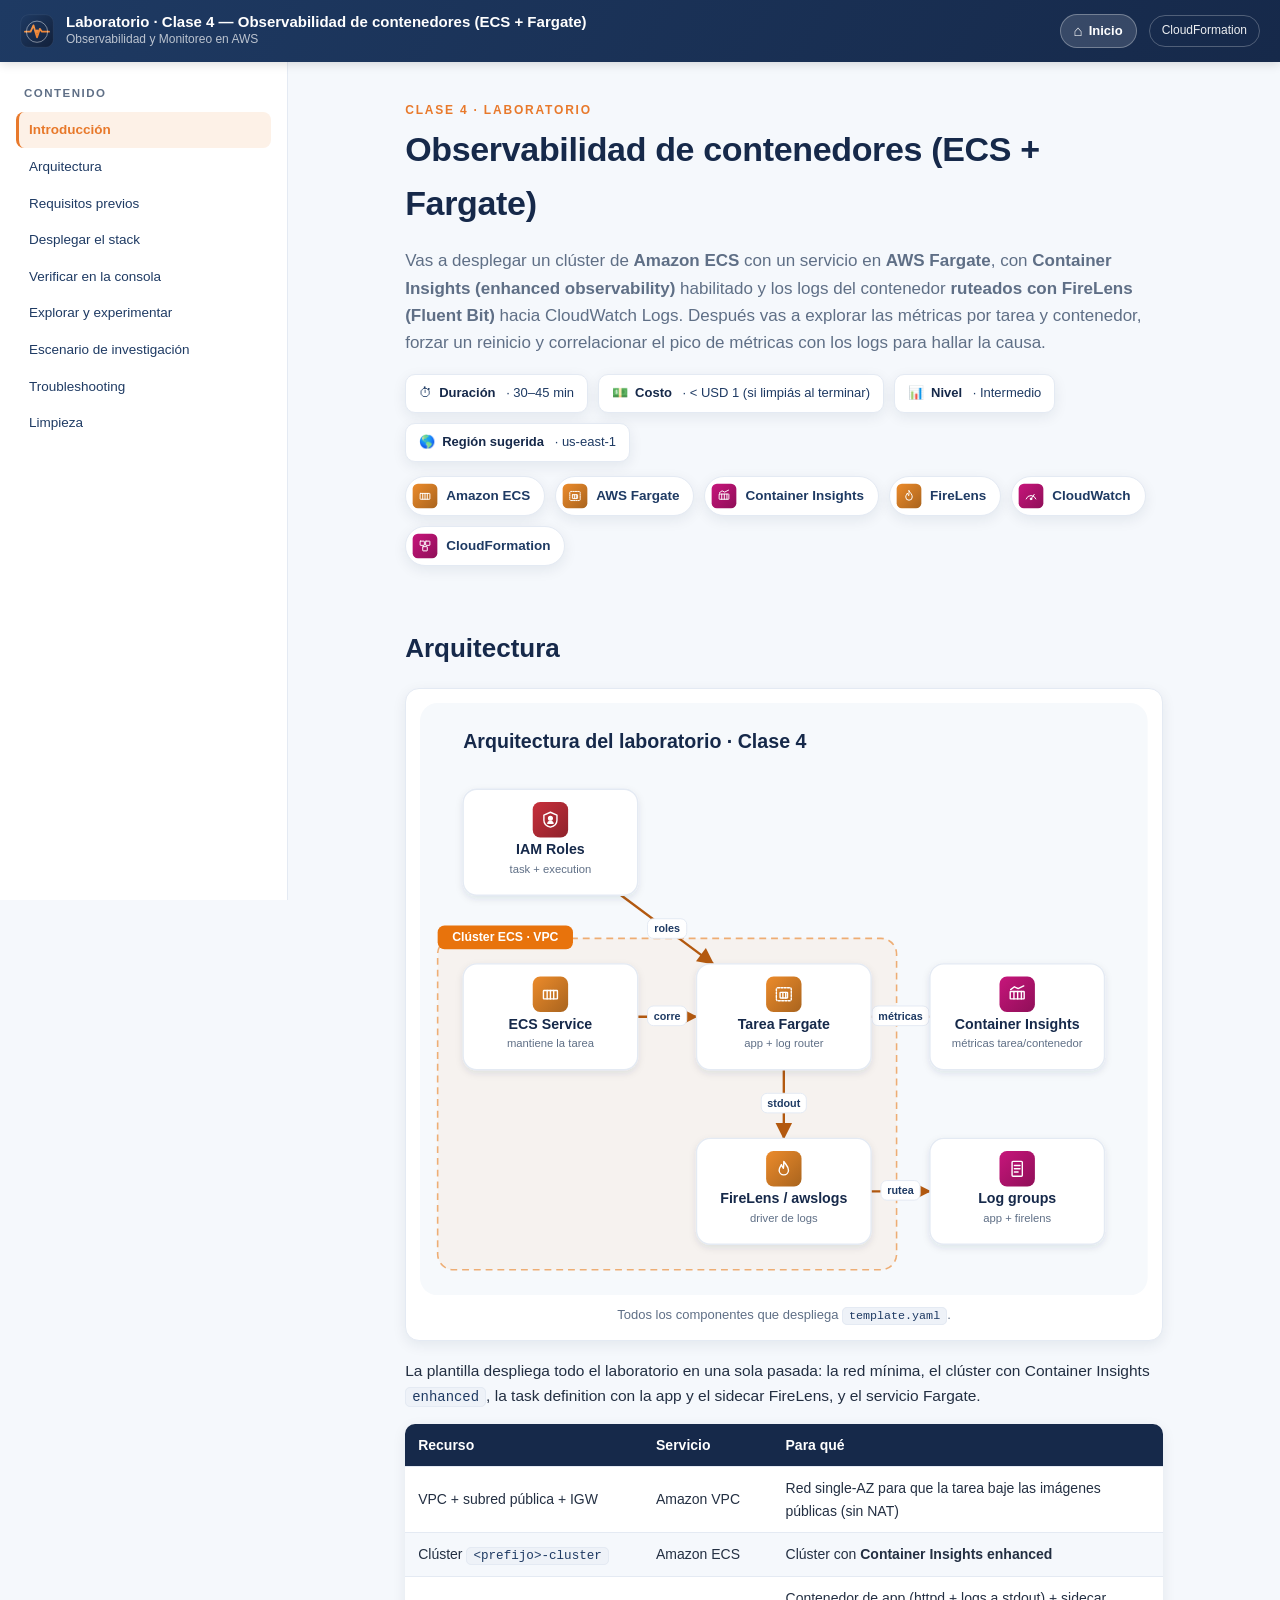
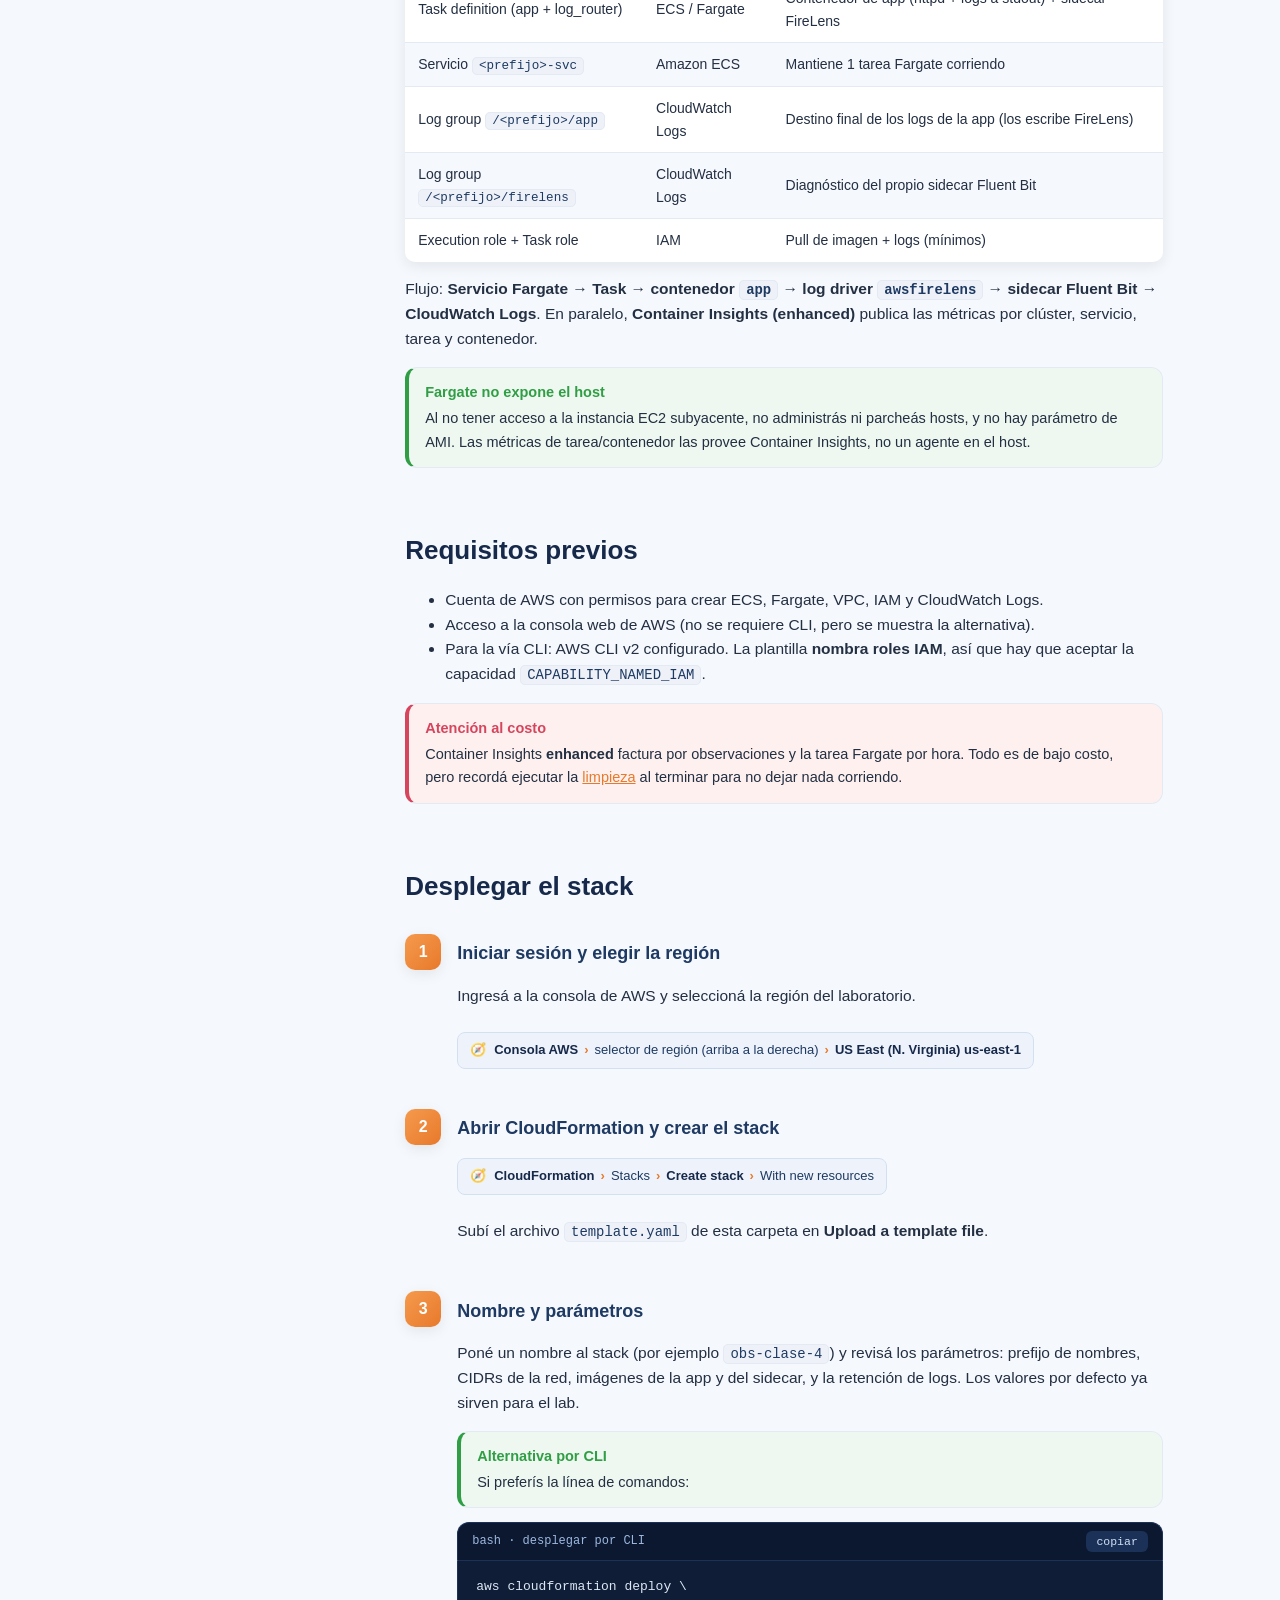
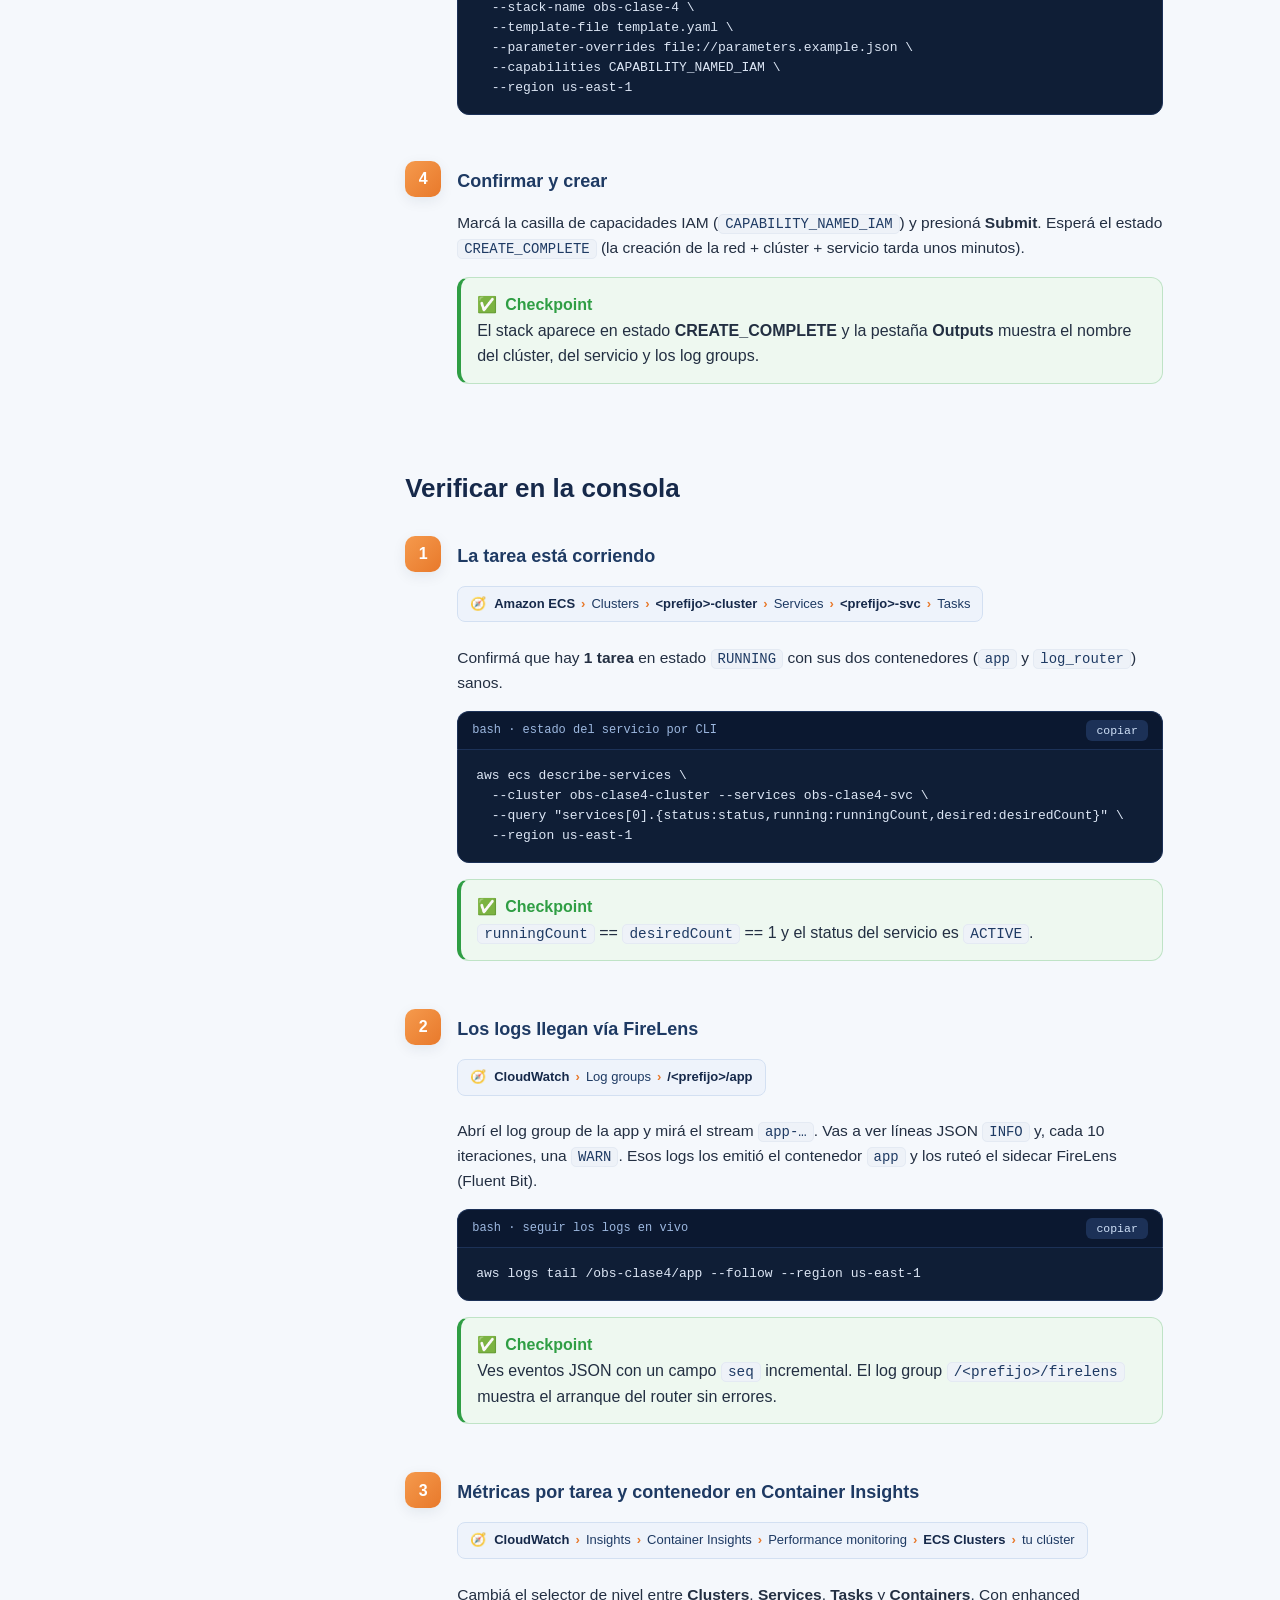
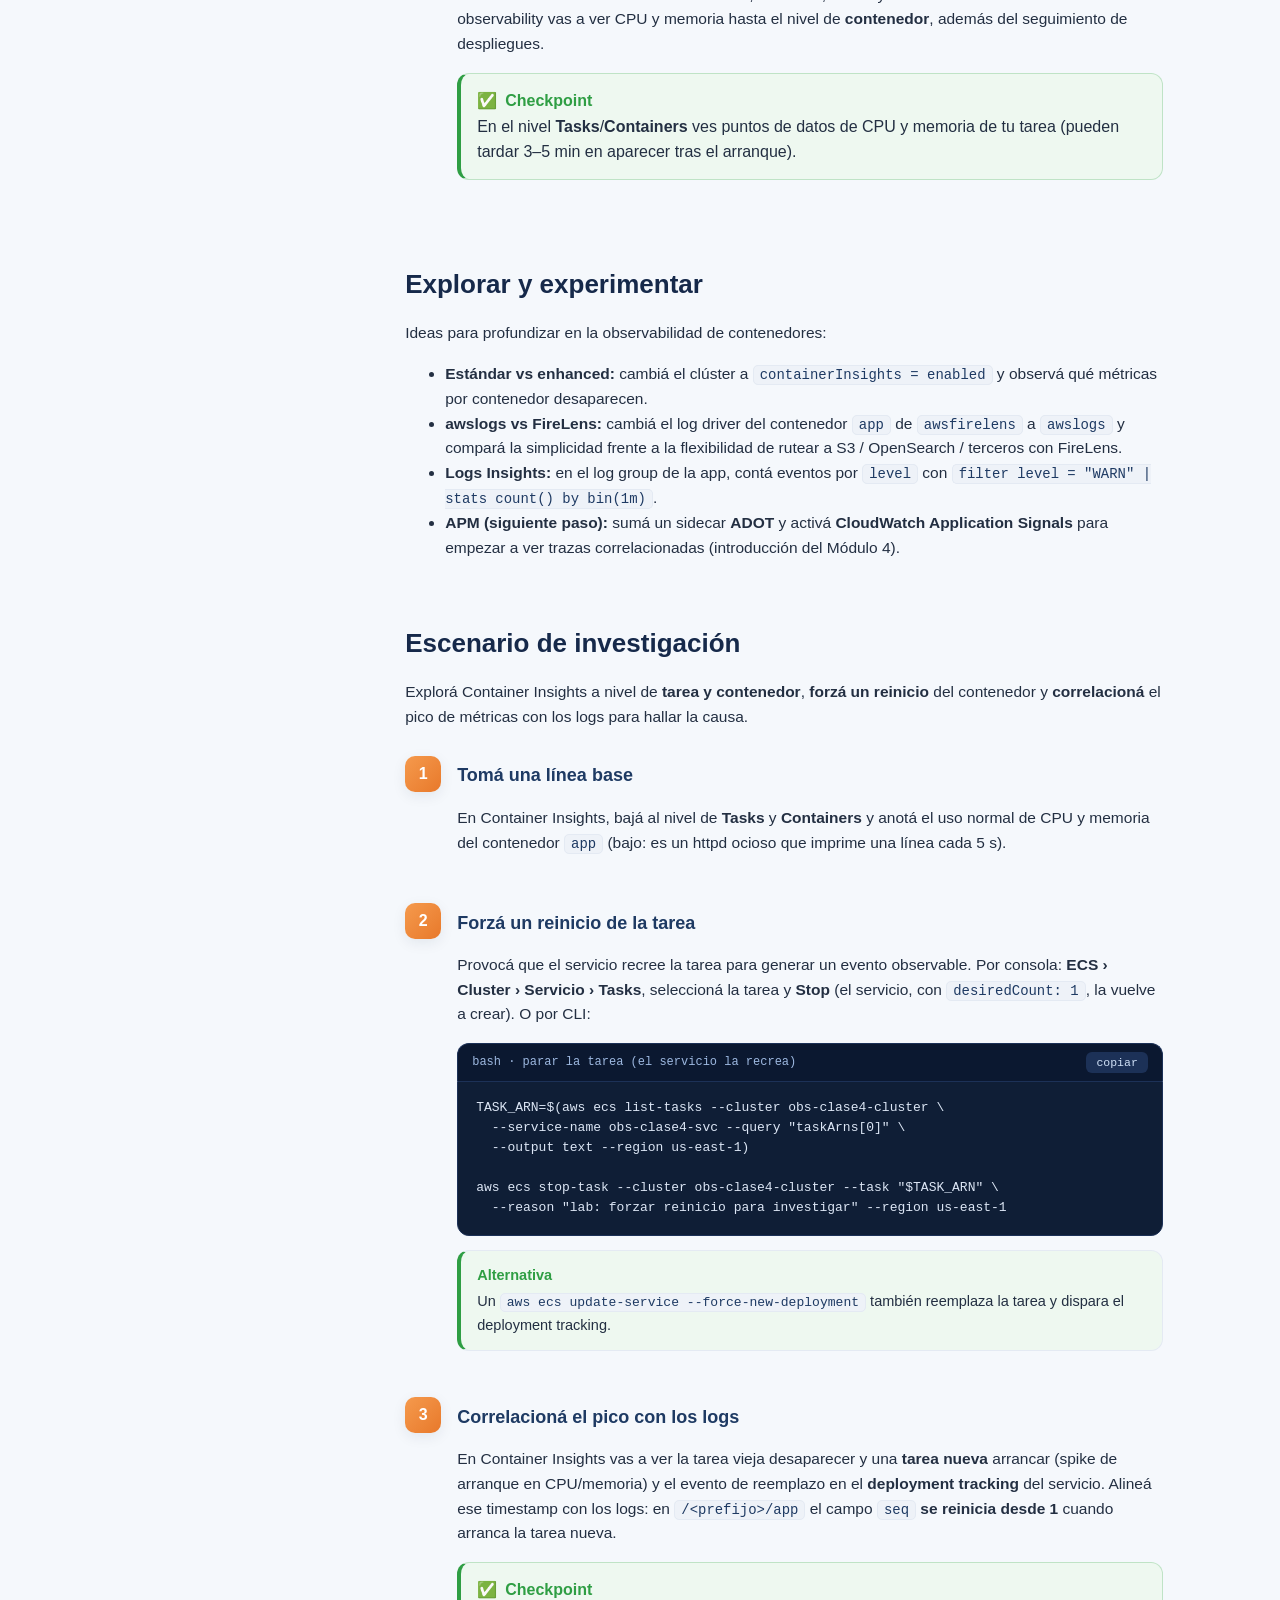
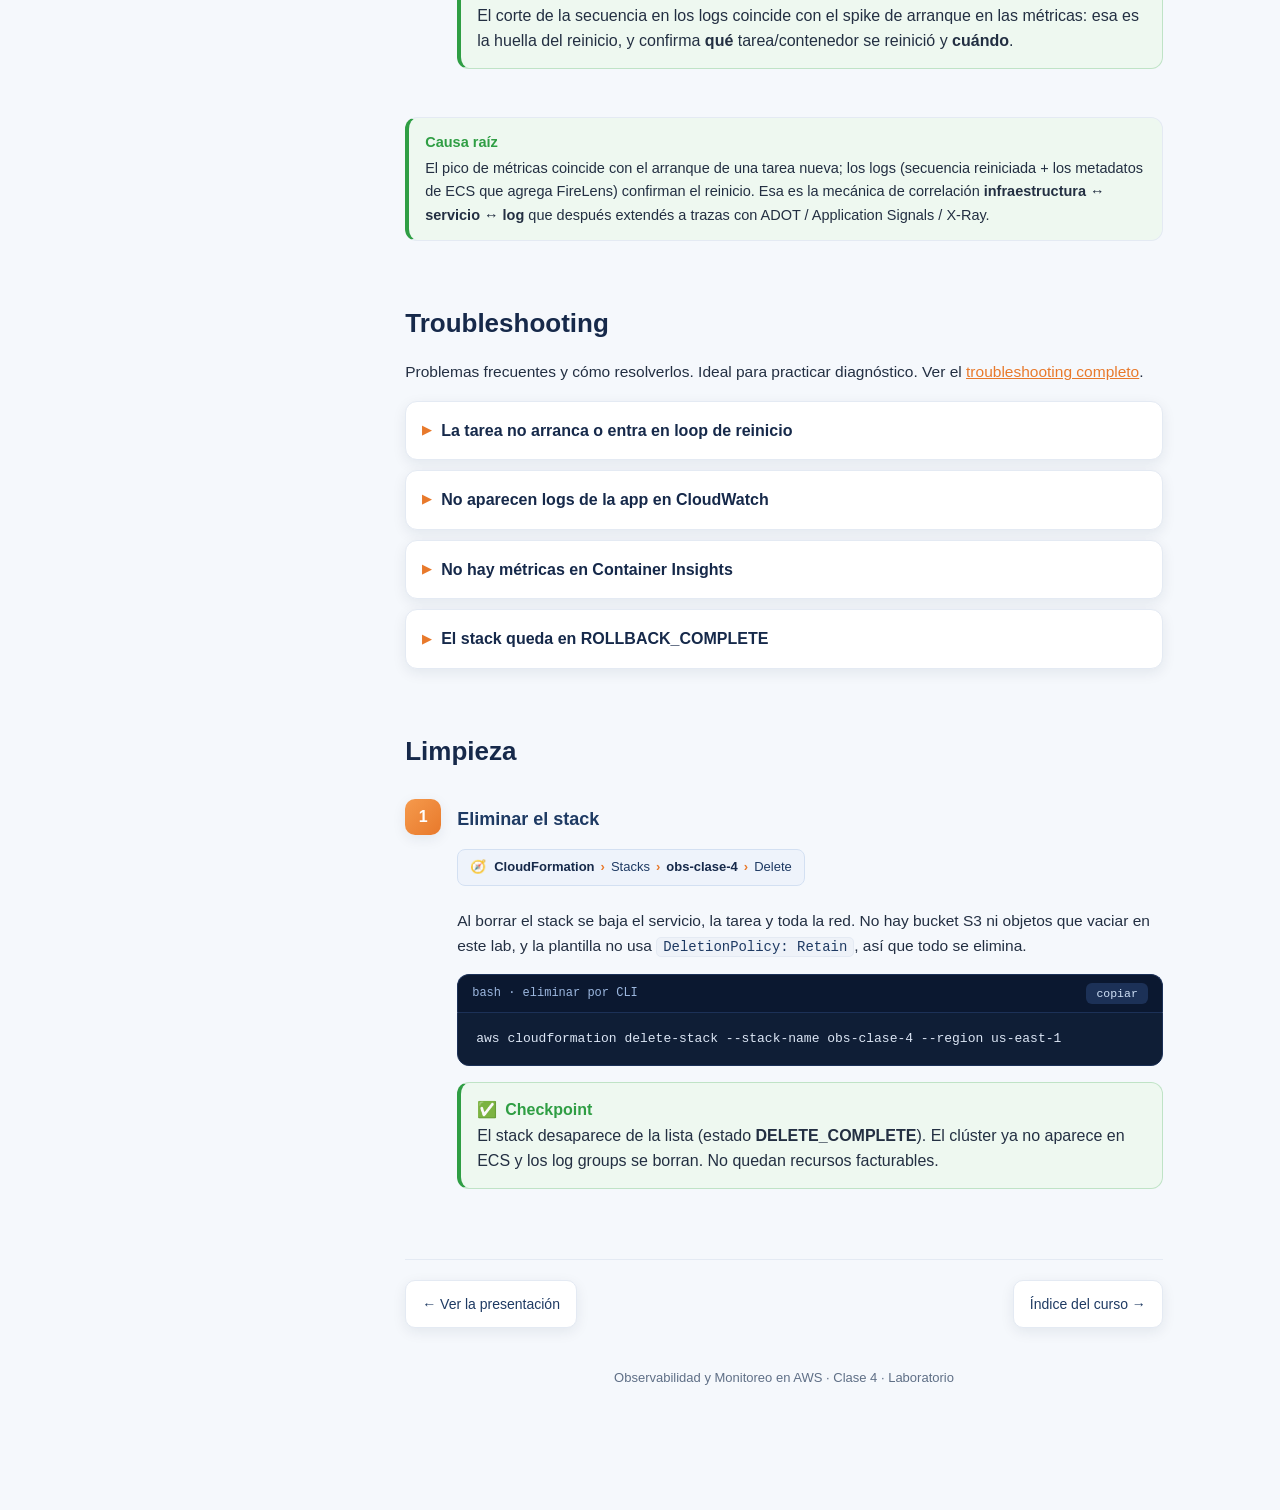
<file: clase-4-observabilidad-contenedores-ecs-fargate/laboratorio/guia.html>
<!doctype html>
<html lang="es">
<head>
  <meta charset="utf-8">
  <meta name="viewport" content="width=device-width, initial-scale=1">
  <title>Laboratorio · Clase 4 — Observabilidad de contenedores (ECS + Fargate)</title>
  <link rel="stylesheet" href="../../assets/css/guide.css">
  <link rel="icon" href="../../assets/img/logo-curso.svg">
</head>
<body>

<header class="g-top">
  <img src="../../assets/img/logo-curso.svg" alt="">
  <div>
    <div class="g-title">Laboratorio · Clase 4 — Observabilidad de contenedores (ECS + Fargate)</div>
    <div class="g-sub">Observabilidad y Monitoreo en AWS</div>
  </div>
  <span class="g-spacer"></span>
  <span class="g-badge">CloudFormation</span>
</header>

<div class="g-wrap">
  <!-- ---------------- SIDEBAR / TOC ---------------- -->
  <aside class="g-side">
    <p class="toc-title">Contenido</p>
    <nav>
      <a href="#intro">Introducción</a>
      <a href="#arquitectura">Arquitectura</a>
      <a href="#requisitos">Requisitos previos</a>
      <a href="#desplegar">Desplegar el stack</a>
      <a href="#verificar">Verificar en la consola</a>
      <a href="#explorar">Explorar y experimentar</a>
      <a href="#investigacion">Escenario de investigación</a>
      <a href="#troubleshooting">Troubleshooting</a>
      <a href="#limpieza">Limpieza</a>
    </nav>
  </aside>

  <!-- ---------------- CONTENIDO ---------------- -->
  <main class="g-main">
    <section id="intro">
      <span class="eyebrow">Clase 4 · Laboratorio</span>
      <h1>Observabilidad de contenedores (ECS + Fargate)</h1>
      <p class="g-lead">Vas a desplegar un clúster de <b>Amazon ECS</b> con un servicio en <b>AWS Fargate</b>, con <b>Container Insights (enhanced observability)</b> habilitado y los logs del contenedor <b>ruteados con FireLens (Fluent Bit)</b> hacia CloudWatch Logs. Después vas a explorar las métricas por tarea y contenedor, forzar un reinicio y correlacionar el pico de métricas con los logs para hallar la causa.</p>

      <div class="g-meta">
        <span class="m">⏱ <b>Duración</b>&nbsp;· 30–45 min</span>
        <span class="m">💵 <b>Costo</b>&nbsp;· &lt; USD 1 (si limpiás al terminar)</span>
        <span class="m">📊 <b>Nivel</b>&nbsp;· Intermedio</span>
        <span class="m">🌎 <b>Región sugerida</b>&nbsp;· us-east-1</span>
      </div>

      <div class="svc-row">
        <span class="svc-chip"><img src="../../assets/img/services/ecs.svg" alt="">Amazon ECS</span>
        <span class="svc-chip"><img src="../../assets/img/services/fargate.svg" alt="">AWS Fargate</span>
        <span class="svc-chip"><img src="../../assets/img/services/container-insights.svg" alt="">Container Insights</span>
        <span class="svc-chip"><img src="../../assets/img/services/firelens.svg" alt="">FireLens</span>
        <span class="svc-chip"><img src="../../assets/img/services/cloudwatch.svg" alt="">CloudWatch</span>
        <span class="svc-chip"><img src="../../assets/img/services/cloudformation.svg" alt="">CloudFormation</span>
      </div>
    </section>

    <section id="arquitectura">
      <h2>Arquitectura</h2>
      <figure class="arch-figure">
<svg xmlns="http://www.w3.org/2000/svg" viewBox="0 0 742 604" role="img" aria-label="Diagrama de arquitectura" style="width:100%;height:auto;display:block">
<defs><marker id="arw" markerWidth="9" markerHeight="9" refX="7.5" refY="4.5" orient="auto"><path d="M1,1 L8,4.5 L1,8 Z" fill="#b3590f"/></marker><filter id="sh" x="-20%" y="-20%" width="140%" height="150%"><feDropShadow dx="0" dy="3" stdDeviation="4" flood-color="#16294a" flood-opacity="0.10"/></filter></defs>
<rect x="0" y="0" width="742" height="604" rx="18" fill="#f6f9fc"/>
<text x="44" y="46" font-family="Segoe UI,Helvetica,Arial,sans-serif" font-size="20" font-weight="800" fill="#16294a">Arquitectura del laboratorio · Clase 4</text>
<rect x="18" y="240" width="468" height="338" rx="16" fill="#E8730C" fill-opacity="0.05" stroke="#E8730C" stroke-opacity="0.55" stroke-width="1.6" stroke-dasharray="7 5"/>
<rect x="18" y="227" width="138" height="24" rx="7" fill="#E8730C"/>
<text x="87" y="243" text-anchor="middle" font-family="Segoe UI,Helvetica,Arial,sans-serif" font-size="12.5" font-weight="700" fill="#fff">Clúster ECS · VPC</text>
<line x1="205" y1="196" x2="299" y2="266" stroke="#b3590f" stroke-width="2.4" marker-end="url(#arw)"/>
<rect x="232" y="220" width="40" height="20" rx="6" fill="#fff" stroke="#e4eaf3"/>
<text x="252" y="234" text-anchor="middle" font-family="Segoe UI,Helvetica,Arial,sans-serif" font-size="11" font-weight="600" fill="#1e3a63">roles</text>
<line x1="222" y1="320" x2="282" y2="320" stroke="#b3590f" stroke-width="2.4" marker-end="url(#arw)"/>
<rect x="232" y="309" width="40" height="20" rx="6" fill="#fff" stroke="#e4eaf3"/>
<text x="252" y="323" text-anchor="middle" font-family="Segoe UI,Helvetica,Arial,sans-serif" font-size="11" font-weight="600" fill="#1e3a63">corre</text>
<line x1="371" y1="374" x2="371" y2="444" stroke="#b3590f" stroke-width="2.4" marker-end="url(#arw)"/>
<rect x="348" y="398" width="46" height="20" rx="6" fill="#fff" stroke="#e4eaf3"/>
<text x="371" y="412" text-anchor="middle" font-family="Segoe UI,Helvetica,Arial,sans-serif" font-size="11" font-weight="600" fill="#1e3a63">stdout</text>
<line x1="460" y1="498" x2="520" y2="498" stroke="#b3590f" stroke-width="2.4" marker-end="url(#arw)"/>
<rect x="470" y="487" width="40" height="20" rx="6" fill="#fff" stroke="#e4eaf3"/>
<text x="490" y="501" text-anchor="middle" font-family="Segoe UI,Helvetica,Arial,sans-serif" font-size="11" font-weight="600" fill="#1e3a63">rutea</text>
<line x1="460" y1="320" x2="520" y2="320" stroke="#b3590f" stroke-width="2.4" marker-end="url(#arw)"/>
<rect x="461" y="309" width="58" height="20" rx="6" fill="#fff" stroke="#e4eaf3"/>
<text x="490" y="323" text-anchor="middle" font-family="Segoe UI,Helvetica,Arial,sans-serif" font-size="11" font-weight="600" fill="#1e3a63">métricas</text>
<rect x="44" y="88" width="178" height="108" rx="14" fill="#ffffff" stroke="#e4eaf3" stroke-width="1.4" filter="url(#sh)"/>
<image href="../../assets/img/services/iam.svg" x="114" y="100" width="38" height="38"/>
<text x="133" y="154" text-anchor="middle" font-family="Segoe UI,Helvetica,Arial,sans-serif" font-size="14.5" font-weight="700" fill="#16294a">IAM Roles</text>
<text x="133" y="173" text-anchor="middle" font-family="Segoe UI,Helvetica,Arial,sans-serif" font-size="11.5" fill="#5f6f86">task + execution</text>
<rect x="44" y="266" width="178" height="108" rx="14" fill="#ffffff" stroke="#e4eaf3" stroke-width="1.4" filter="url(#sh)"/>
<image href="../../assets/img/services/ecs.svg" x="114" y="278" width="38" height="38"/>
<text x="133" y="332" text-anchor="middle" font-family="Segoe UI,Helvetica,Arial,sans-serif" font-size="14.5" font-weight="700" fill="#16294a">ECS Service</text>
<text x="133" y="351" text-anchor="middle" font-family="Segoe UI,Helvetica,Arial,sans-serif" font-size="11.5" fill="#5f6f86">mantiene la tarea</text>
<rect x="282" y="266" width="178" height="108" rx="14" fill="#ffffff" stroke="#e4eaf3" stroke-width="1.4" filter="url(#sh)"/>
<image href="../../assets/img/services/fargate.svg" x="352" y="278" width="38" height="38"/>
<text x="371" y="332" text-anchor="middle" font-family="Segoe UI,Helvetica,Arial,sans-serif" font-size="14.5" font-weight="700" fill="#16294a">Tarea Fargate</text>
<text x="371" y="351" text-anchor="middle" font-family="Segoe UI,Helvetica,Arial,sans-serif" font-size="11.5" fill="#5f6f86">app + log router</text>
<rect x="282" y="444" width="178" height="108" rx="14" fill="#ffffff" stroke="#e4eaf3" stroke-width="1.4" filter="url(#sh)"/>
<image href="../../assets/img/services/firelens.svg" x="352" y="456" width="38" height="38"/>
<text x="371" y="510" text-anchor="middle" font-family="Segoe UI,Helvetica,Arial,sans-serif" font-size="14.5" font-weight="700" fill="#16294a">FireLens / awslogs</text>
<text x="371" y="529" text-anchor="middle" font-family="Segoe UI,Helvetica,Arial,sans-serif" font-size="11.5" fill="#5f6f86">driver de logs</text>
<rect x="520" y="266" width="178" height="108" rx="14" fill="#ffffff" stroke="#e4eaf3" stroke-width="1.4" filter="url(#sh)"/>
<image href="../../assets/img/services/container-insights.svg" x="590" y="278" width="38" height="38"/>
<text x="609" y="332" text-anchor="middle" font-family="Segoe UI,Helvetica,Arial,sans-serif" font-size="14.5" font-weight="700" fill="#16294a">Container Insights</text>
<text x="609" y="351" text-anchor="middle" font-family="Segoe UI,Helvetica,Arial,sans-serif" font-size="11.5" fill="#5f6f86">métricas tarea/contenedor</text>
<rect x="520" y="444" width="178" height="108" rx="14" fill="#ffffff" stroke="#e4eaf3" stroke-width="1.4" filter="url(#sh)"/>
<image href="../../assets/img/services/cloudwatch-logs.svg" x="590" y="456" width="38" height="38"/>
<text x="609" y="510" text-anchor="middle" font-family="Segoe UI,Helvetica,Arial,sans-serif" font-size="14.5" font-weight="700" fill="#16294a">Log groups</text>
<text x="609" y="529" text-anchor="middle" font-family="Segoe UI,Helvetica,Arial,sans-serif" font-size="11.5" fill="#5f6f86">app + firelens</text>
</svg>
<figcaption>Todos los componentes que despliega <code>template.yaml</code>.</figcaption>
</figure>

      <p>La plantilla despliega todo el laboratorio en una sola pasada: la red mínima, el clúster con Container Insights <code>enhanced</code>, la task definition con la app y el sidecar FireLens, y el servicio Fargate.</p>
      <table>
        <thead><tr><th>Recurso</th><th>Servicio</th><th>Para qué</th></tr></thead>
        <tbody>
          <tr><td>VPC + subred pública + IGW</td><td>Amazon VPC</td><td>Red single-AZ para que la tarea baje las imágenes públicas (sin NAT)</td></tr>
          <tr><td>Clúster <code>&lt;prefijo&gt;-cluster</code></td><td>Amazon ECS</td><td>Clúster con <b>Container Insights enhanced</b></td></tr>
          <tr><td>Task definition (app + log_router)</td><td>ECS / Fargate</td><td>Contenedor de app (httpd + logs a stdout) + sidecar FireLens</td></tr>
          <tr><td>Servicio <code>&lt;prefijo&gt;-svc</code></td><td>Amazon ECS</td><td>Mantiene 1 tarea Fargate corriendo</td></tr>
          <tr><td>Log group <code>/&lt;prefijo&gt;/app</code></td><td>CloudWatch Logs</td><td>Destino final de los logs de la app (los escribe FireLens)</td></tr>
          <tr><td>Log group <code>/&lt;prefijo&gt;/firelens</code></td><td>CloudWatch Logs</td><td>Diagnóstico del propio sidecar Fluent Bit</td></tr>
          <tr><td>Execution role + Task role</td><td>IAM</td><td>Pull de imagen + logs (mínimos)</td></tr>
        </tbody>
      </table>
      <p>Flujo: <b>Servicio Fargate → Task → contenedor <code>app</code> → log driver <code>awsfirelens</code> → sidecar Fluent Bit → CloudWatch Logs</b>. En paralelo, <b>Container Insights (enhanced)</b> publica las métricas por clúster, servicio, tarea y contenedor.</p>
      <div class="tip"><b class="t">Fargate no expone el host</b>Al no tener acceso a la instancia EC2 subyacente, no administrás ni parcheás hosts, y no hay parámetro de AMI. Las métricas de tarea/contenedor las provee Container Insights, no un agente en el host.</div>
    </section>

    <section id="requisitos">
      <h2>Requisitos previos</h2>
      <ul>
        <li>Cuenta de AWS con permisos para crear ECS, Fargate, VPC, IAM y CloudWatch Logs.</li>
        <li>Acceso a la consola web de AWS (no se requiere CLI, pero se muestra la alternativa).</li>
        <li>Para la vía CLI: AWS CLI v2 configurado. La plantilla <b>nombra roles IAM</b>, así que hay que aceptar la capacidad <code>CAPABILITY_NAMED_IAM</code>.</li>
      </ul>
      <div class="warn"><b class="t">Atención al costo</b>Container Insights <b>enhanced</b> factura por observaciones y la tarea Fargate por hora. Todo es de bajo costo, pero recordá ejecutar la <a href="#limpieza">limpieza</a> al terminar para no dejar nada corriendo.</div>
    </section>

    <section id="desplegar">
      <h2>Desplegar el stack</h2>
      <div class="steps">

        <div class="step">
          <h3>Iniciar sesión y elegir la región</h3>
          <p>Ingresá a la consola de AWS y seleccioná la región del laboratorio.</p>
          <div class="console-path"><b>Consola AWS</b><span class="sep">›</span> selector de región (arriba a la derecha) <span class="sep">›</span> <b>US East (N. Virginia) us-east-1</b></div>
        </div>

        <div class="step">
          <h3>Abrir CloudFormation y crear el stack</h3>
          <div class="console-path"><b>CloudFormation</b><span class="sep">›</span> Stacks <span class="sep">›</span> <b>Create stack</b> <span class="sep">›</span> With new resources</div>
          <p>Subí el archivo <code>template.yaml</code> de esta carpeta en <b>Upload a template file</b>.</p>
        </div>

        <div class="step">
          <h3>Nombre y parámetros</h3>
          <p>Poné un nombre al stack (por ejemplo <code>obs-clase-4</code>) y revisá los parámetros: prefijo de nombres, CIDRs de la red, imágenes de la app y del sidecar, y la retención de logs. Los valores por defecto ya sirven para el lab.</p>
          <div class="tip"><b class="t">Alternativa por CLI</b>Si preferís la línea de comandos:</div>
          <div class="code">
            <div class="code-head"><span>bash · desplegar por CLI</span><button class="copy-btn">copiar</button></div>
            <pre>aws cloudformation deploy \
  --stack-name obs-clase-4 \
  --template-file template.yaml \
  --parameter-overrides file://parameters.example.json \
  --capabilities CAPABILITY_NAMED_IAM \
  --region us-east-1</pre>
          </div>
        </div>

        <div class="step">
          <h3>Confirmar y crear</h3>
          <p>Marcá la casilla de capacidades IAM (<code>CAPABILITY_NAMED_IAM</code>) y presioná <b>Submit</b>. Esperá el estado <code>CREATE_COMPLETE</code> (la creación de la red + clúster + servicio tarda unos minutos).</p>
          <div class="checkpoint"><div class="cp-title">Checkpoint</div>El stack aparece en estado <b>CREATE_COMPLETE</b> y la pestaña <b>Outputs</b> muestra el nombre del clúster, del servicio y los log groups.</div>
        </div>

      </div>
    </section>

    <section id="verificar">
      <h2>Verificar en la consola</h2>
      <div class="steps">

        <div class="step">
          <h3>La tarea está corriendo</h3>
          <div class="console-path"><b>Amazon ECS</b><span class="sep">›</span> Clusters <span class="sep">›</span> <b>&lt;prefijo&gt;-cluster</b> <span class="sep">›</span> Services <span class="sep">›</span> <b>&lt;prefijo&gt;-svc</b> <span class="sep">›</span> Tasks</div>
          <p>Confirmá que hay <b>1 tarea</b> en estado <code>RUNNING</code> con sus dos contenedores (<code>app</code> y <code>log_router</code>) sanos.</p>
          <div class="code">
            <div class="code-head"><span>bash · estado del servicio por CLI</span><button class="copy-btn">copiar</button></div>
            <pre>aws ecs describe-services \
  --cluster obs-clase4-cluster --services obs-clase4-svc \
  --query "services[0].{status:status,running:runningCount,desired:desiredCount}" \
  --region us-east-1</pre>
          </div>
          <div class="checkpoint"><div class="cp-title">Checkpoint</div><code>runningCount</code> == <code>desiredCount</code> == 1 y el status del servicio es <code>ACTIVE</code>.</div>
        </div>

        <div class="step">
          <h3>Los logs llegan vía FireLens</h3>
          <div class="console-path"><b>CloudWatch</b><span class="sep">›</span> Log groups <span class="sep">›</span> <b>/&lt;prefijo&gt;/app</b></div>
          <p>Abrí el log group de la app y mirá el stream <code>app-…</code>. Vas a ver líneas JSON <code>INFO</code> y, cada 10 iteraciones, una <code>WARN</code>. Esos logs los emitió el contenedor <code>app</code> y los ruteó el sidecar FireLens (Fluent Bit).</p>
          <div class="code">
            <div class="code-head"><span>bash · seguir los logs en vivo</span><button class="copy-btn">copiar</button></div>
            <pre>aws logs tail /obs-clase4/app --follow --region us-east-1</pre>
          </div>
          <div class="checkpoint"><div class="cp-title">Checkpoint</div>Ves eventos JSON con un campo <code>seq</code> incremental. El log group <code>/&lt;prefijo&gt;/firelens</code> muestra el arranque del router sin errores.</div>
        </div>

        <div class="step">
          <h3>Métricas por tarea y contenedor en Container Insights</h3>
          <div class="console-path"><b>CloudWatch</b><span class="sep">›</span> Insights <span class="sep">›</span> Container Insights <span class="sep">›</span> Performance monitoring <span class="sep">›</span> <b>ECS Clusters</b> <span class="sep">›</span> tu clúster</div>
          <p>Cambiá el selector de nivel entre <b>Clusters</b>, <b>Services</b>, <b>Tasks</b> y <b>Containers</b>. Con enhanced observability vas a ver CPU y memoria hasta el nivel de <b>contenedor</b>, además del seguimiento de despliegues.</p>
          <div class="checkpoint"><div class="cp-title">Checkpoint</div>En el nivel <b>Tasks</b>/<b>Containers</b> ves puntos de datos de CPU y memoria de tu tarea (pueden tardar 3–5 min en aparecer tras el arranque).</div>
        </div>

      </div>
    </section>

    <section id="explorar">
      <h2>Explorar y experimentar</h2>
      <p>Ideas para profundizar en la observabilidad de contenedores:</p>
      <ul>
        <li><b>Estándar vs enhanced:</b> cambiá el clúster a <code>containerInsights = enabled</code> y observá qué métricas por contenedor desaparecen.</li>
        <li><b>awslogs vs FireLens:</b> cambiá el log driver del contenedor <code>app</code> de <code>awsfirelens</code> a <code>awslogs</code> y compará la simplicidad frente a la flexibilidad de rutear a S3 / OpenSearch / terceros con FireLens.</li>
        <li><b>Logs Insights:</b> en el log group de la app, contá eventos por <code>level</code> con <code>filter level = "WARN" | stats count() by bin(1m)</code>.</li>
        <li><b>APM (siguiente paso):</b> sumá un sidecar <b>ADOT</b> y activá <b>CloudWatch Application Signals</b> para empezar a ver trazas correlacionadas (introducción del Módulo 4).</li>
      </ul>
    </section>

    <section id="investigacion">
      <h2>Escenario de investigación</h2>
      <p>Explorá Container Insights a nivel de <b>tarea y contenedor</b>, <b>forzá un reinicio</b> del contenedor y <b>correlacioná</b> el pico de métricas con los logs para hallar la causa.</p>
      <div class="steps">

        <div class="step">
          <h3>Tomá una línea base</h3>
          <p>En Container Insights, bajá al nivel de <b>Tasks</b> y <b>Containers</b> y anotá el uso normal de CPU y memoria del contenedor <code>app</code> (bajo: es un httpd ocioso que imprime una línea cada 5 s).</p>
        </div>

        <div class="step">
          <h3>Forzá un reinicio de la tarea</h3>
          <p>Provocá que el servicio recree la tarea para generar un evento observable. Por consola: <b>ECS › Cluster › Servicio › Tasks</b>, seleccioná la tarea y <b>Stop</b> (el servicio, con <code>desiredCount: 1</code>, la vuelve a crear). O por CLI:</p>
          <div class="code">
            <div class="code-head"><span>bash · parar la tarea (el servicio la recrea)</span><button class="copy-btn">copiar</button></div>
            <pre>TASK_ARN=$(aws ecs list-tasks --cluster obs-clase4-cluster \
  --service-name obs-clase4-svc --query "taskArns[0]" \
  --output text --region us-east-1)

aws ecs stop-task --cluster obs-clase4-cluster --task "$TASK_ARN" \
  --reason "lab: forzar reinicio para investigar" --region us-east-1</pre>
          </div>
          <div class="tip"><b class="t">Alternativa</b>Un <code>aws ecs update-service --force-new-deployment</code> también reemplaza la tarea y dispara el deployment tracking.</div>
        </div>

        <div class="step">
          <h3>Correlacioná el pico con los logs</h3>
          <p>En Container Insights vas a ver la tarea vieja desaparecer y una <b>tarea nueva</b> arrancar (spike de arranque en CPU/memoria) y el evento de reemplazo en el <b>deployment tracking</b> del servicio. Alineá ese timestamp con los logs: en <code>/&lt;prefijo&gt;/app</code> el campo <code>seq</code> <b>se reinicia desde 1</b> cuando arranca la tarea nueva.</p>
          <div class="checkpoint"><div class="cp-title">Checkpoint</div>El corte de la secuencia en los logs coincide con el spike de arranque en las métricas: esa es la huella del reinicio, y confirma <b>qué</b> tarea/contenedor se reinició y <b>cuándo</b>.</div>
        </div>

      </div>
      <div class="tip"><b class="t">Causa raíz</b>El pico de métricas coincide con el arranque de una tarea nueva; los logs (secuencia reiniciada + los metadatos de ECS que agrega FireLens) confirman el reinicio. Esa es la mecánica de correlación <b>infraestructura ↔ servicio ↔ log</b> que después extendés a trazas con ADOT / Application Signals / X-Ray.</div>
    </section>

    <section id="troubleshooting">
      <h2>Troubleshooting</h2>
      <p>Problemas frecuentes y cómo resolverlos. Ideal para practicar diagnóstico. Ver el <a href="./troubleshooting.md">troubleshooting completo</a>.</p>
      <div class="trouble">
        <details>
          <summary>La tarea no arranca o entra en loop de reinicio</summary>
          <p><span class="sym">Síntoma:</span> el servicio nunca llega a <code>runningCount == 1</code> o la tarea se detiene una y otra vez.</p>
          <p><span class="fix">Solución:</span> revisá el <b>Stopped reason</b> de la tarea. Suele ser <code>CannotPullContainerError</code> (sin salida a Internet: falta IP pública o ruta al IGW) o falta de permisos del <b>execution role</b>.</p>
        </details>
        <details>
          <summary>No aparecen logs de la app en CloudWatch</summary>
          <p><span class="sym">Síntoma:</span> el log group <code>/&lt;prefijo&gt;/app</code> está vacío aunque la tarea corre.</p>
          <p><span class="fix">Solución:</span> verificá que el <b>task role</b> tenga <code>logs:CreateLogStream</code> y <code>logs:PutLogEvents</code> sobre ese log group, que el log group exista (o poné <code>auto_create_group: "true"</code>) y que el sidecar <code>log_router</code> esté sano (mirá <code>/&lt;prefijo&gt;/firelens</code>).</p>
        </details>
        <details>
          <summary>No hay métricas en Container Insights</summary>
          <p><span class="sym">Síntoma:</span> el clúster no muestra datos.</p>
          <p><span class="fix">Solución:</span> confirmá que el clúster tenga <code>containerInsights = enhanced</code>, esperá 3–5 min tras el arranque y asegurate de estar mirando el nivel correcto (Tasks/Containers para ver CPU/memoria por contenedor).</p>
        </details>
        <details>
          <summary>El stack queda en ROLLBACK_COMPLETE</summary>
          <p><span class="sym">Síntoma:</span> la creación falla y el stack se revierte.</p>
          <p><span class="fix">Solución:</span> abrí la pestaña <b>Events</b>, buscá el primer error (arriba del rollback). Suele ser colisión de nombres IAM (cambiá <code>NombrePrefijo</code>), CIDR inválido o falta de <code>CAPABILITY_NAMED_IAM</code>.</p>
        </details>
      </div>
    </section>

    <section id="limpieza">
      <h2>Limpieza</h2>
      <div class="steps">
        <div class="step">
          <h3>Eliminar el stack</h3>
          <div class="console-path"><b>CloudFormation</b><span class="sep">›</span> Stacks <span class="sep">›</span> <b>obs-clase-4</b> <span class="sep">›</span> Delete</div>
          <p>Al borrar el stack se baja el servicio, la tarea y toda la red. No hay bucket S3 ni objetos que vaciar en este lab, y la plantilla no usa <code>DeletionPolicy: Retain</code>, así que todo se elimina.</p>
          <div class="code">
            <div class="code-head"><span>bash · eliminar por CLI</span><button class="copy-btn">copiar</button></div>
            <pre>aws cloudformation delete-stack --stack-name obs-clase-4 --region us-east-1</pre>
          </div>
          <div class="checkpoint"><div class="cp-title">Checkpoint</div>El stack desaparece de la lista (estado <b>DELETE_COMPLETE</b>). El clúster ya no aparece en ECS y los log groups se borran. No quedan recursos facturables.</div>
        </div>
      </div>
    </section>

    <div class="g-nav">
      <a href="../presentacion/index.html">← Ver la presentación</a>
      <a href="../../README.md">Índice del curso →</a>
    </div>

    <footer class="g-foot">Observabilidad y Monitoreo en AWS · Clase 4 · Laboratorio</footer>
  </main>
</div>

<script src="../../assets/js/guide.js"></script>
</body>
</html>
</file>
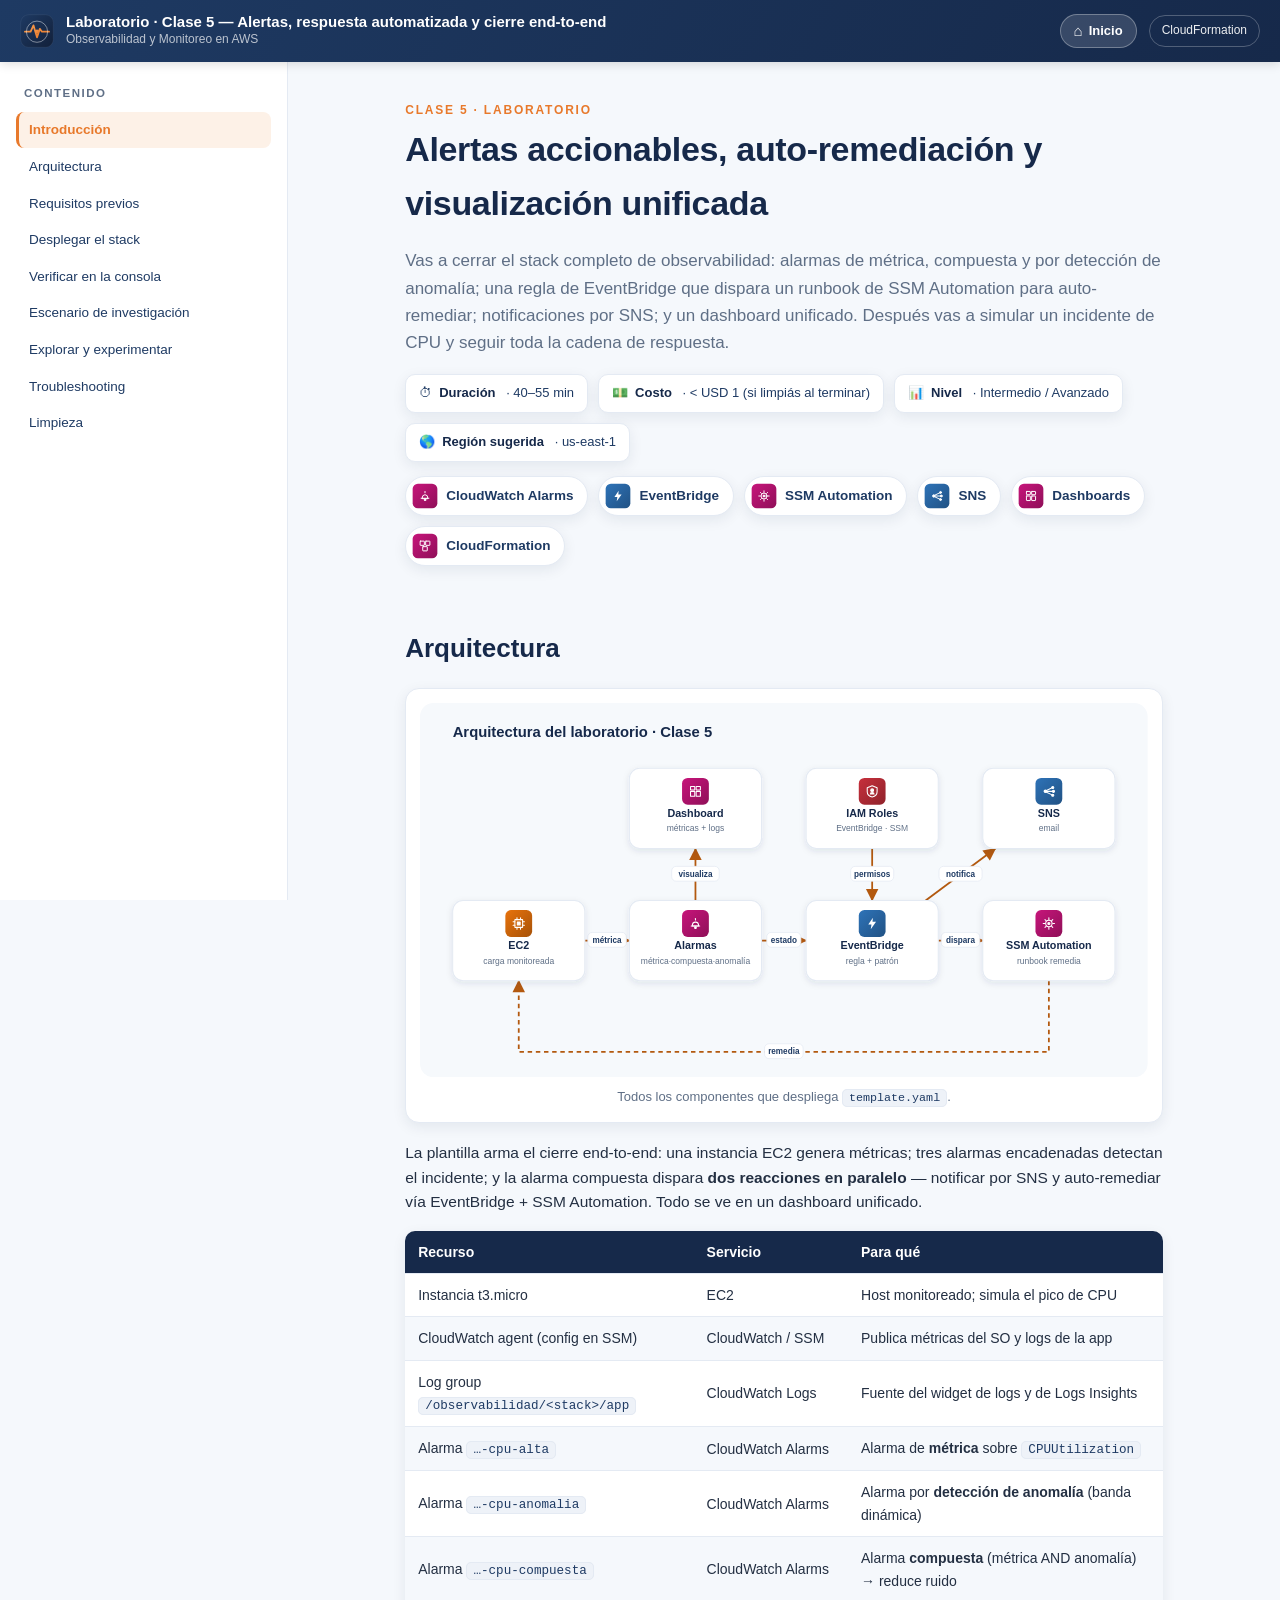
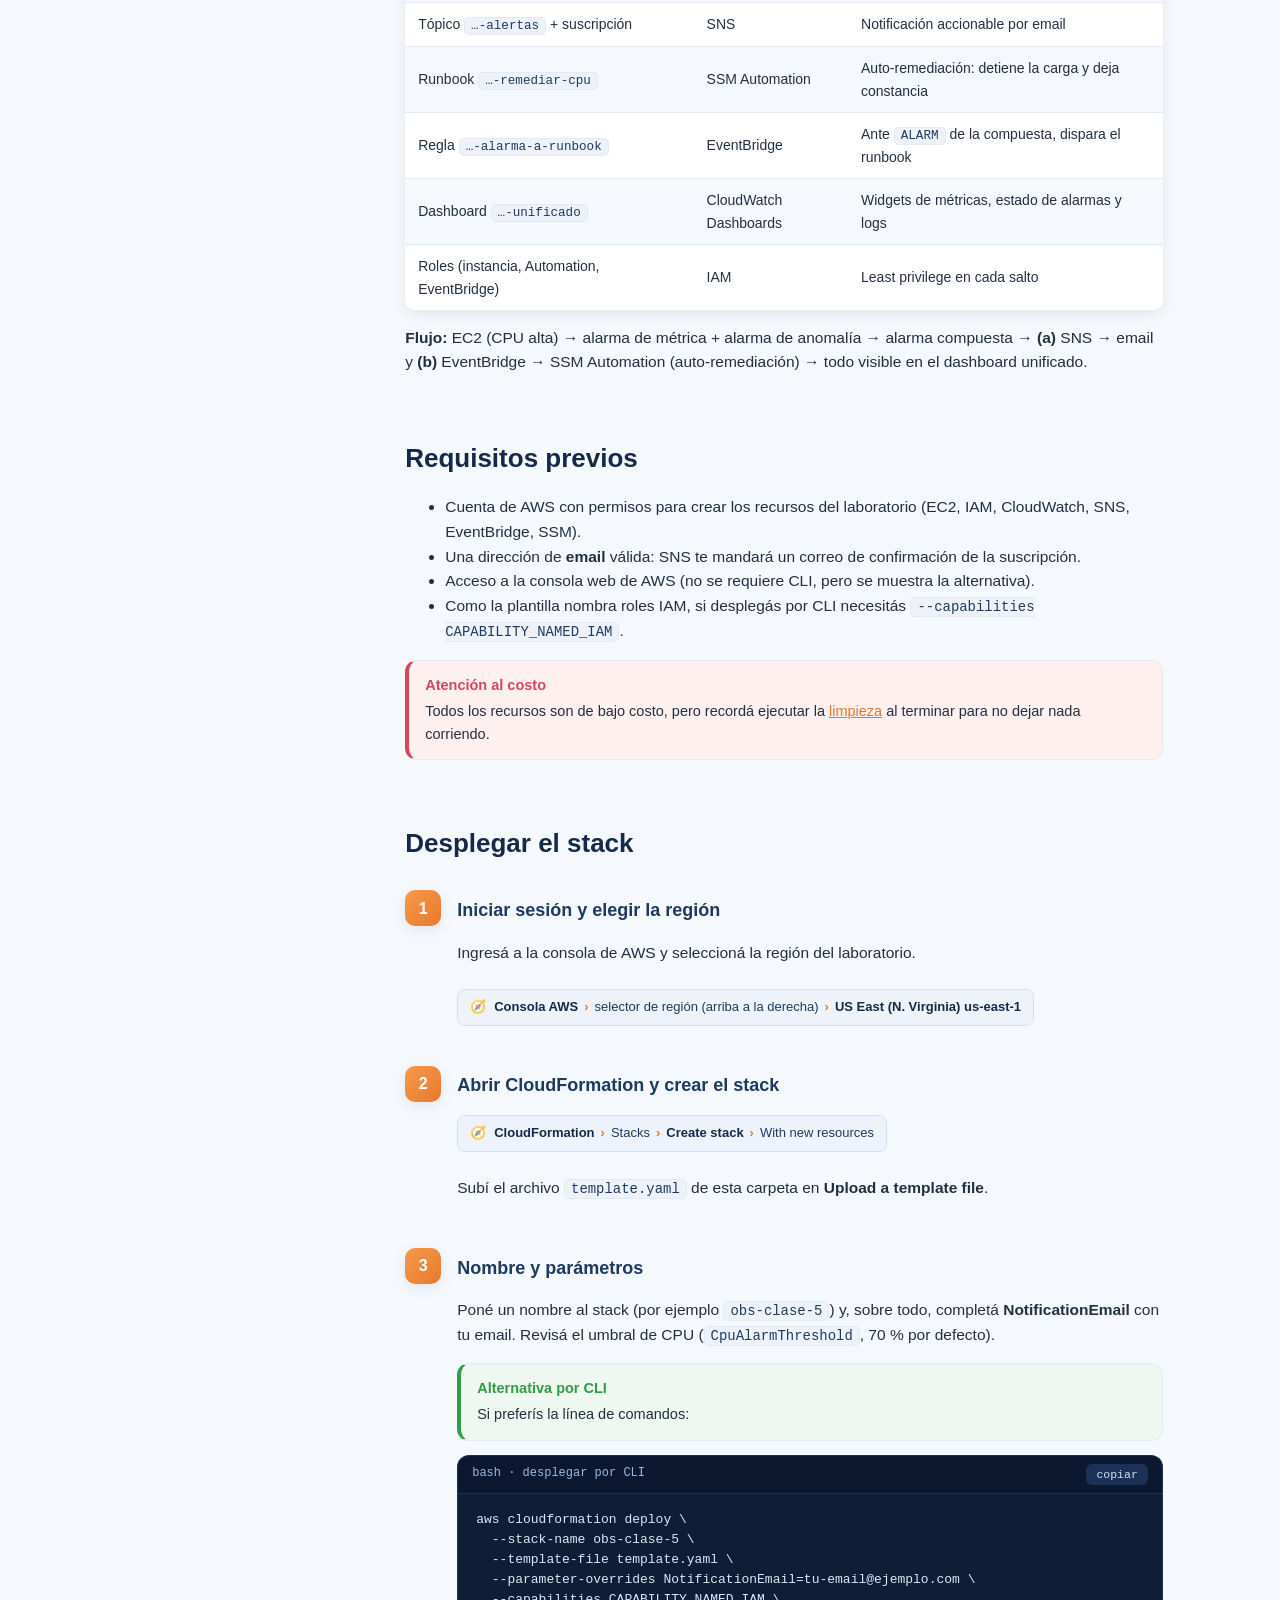
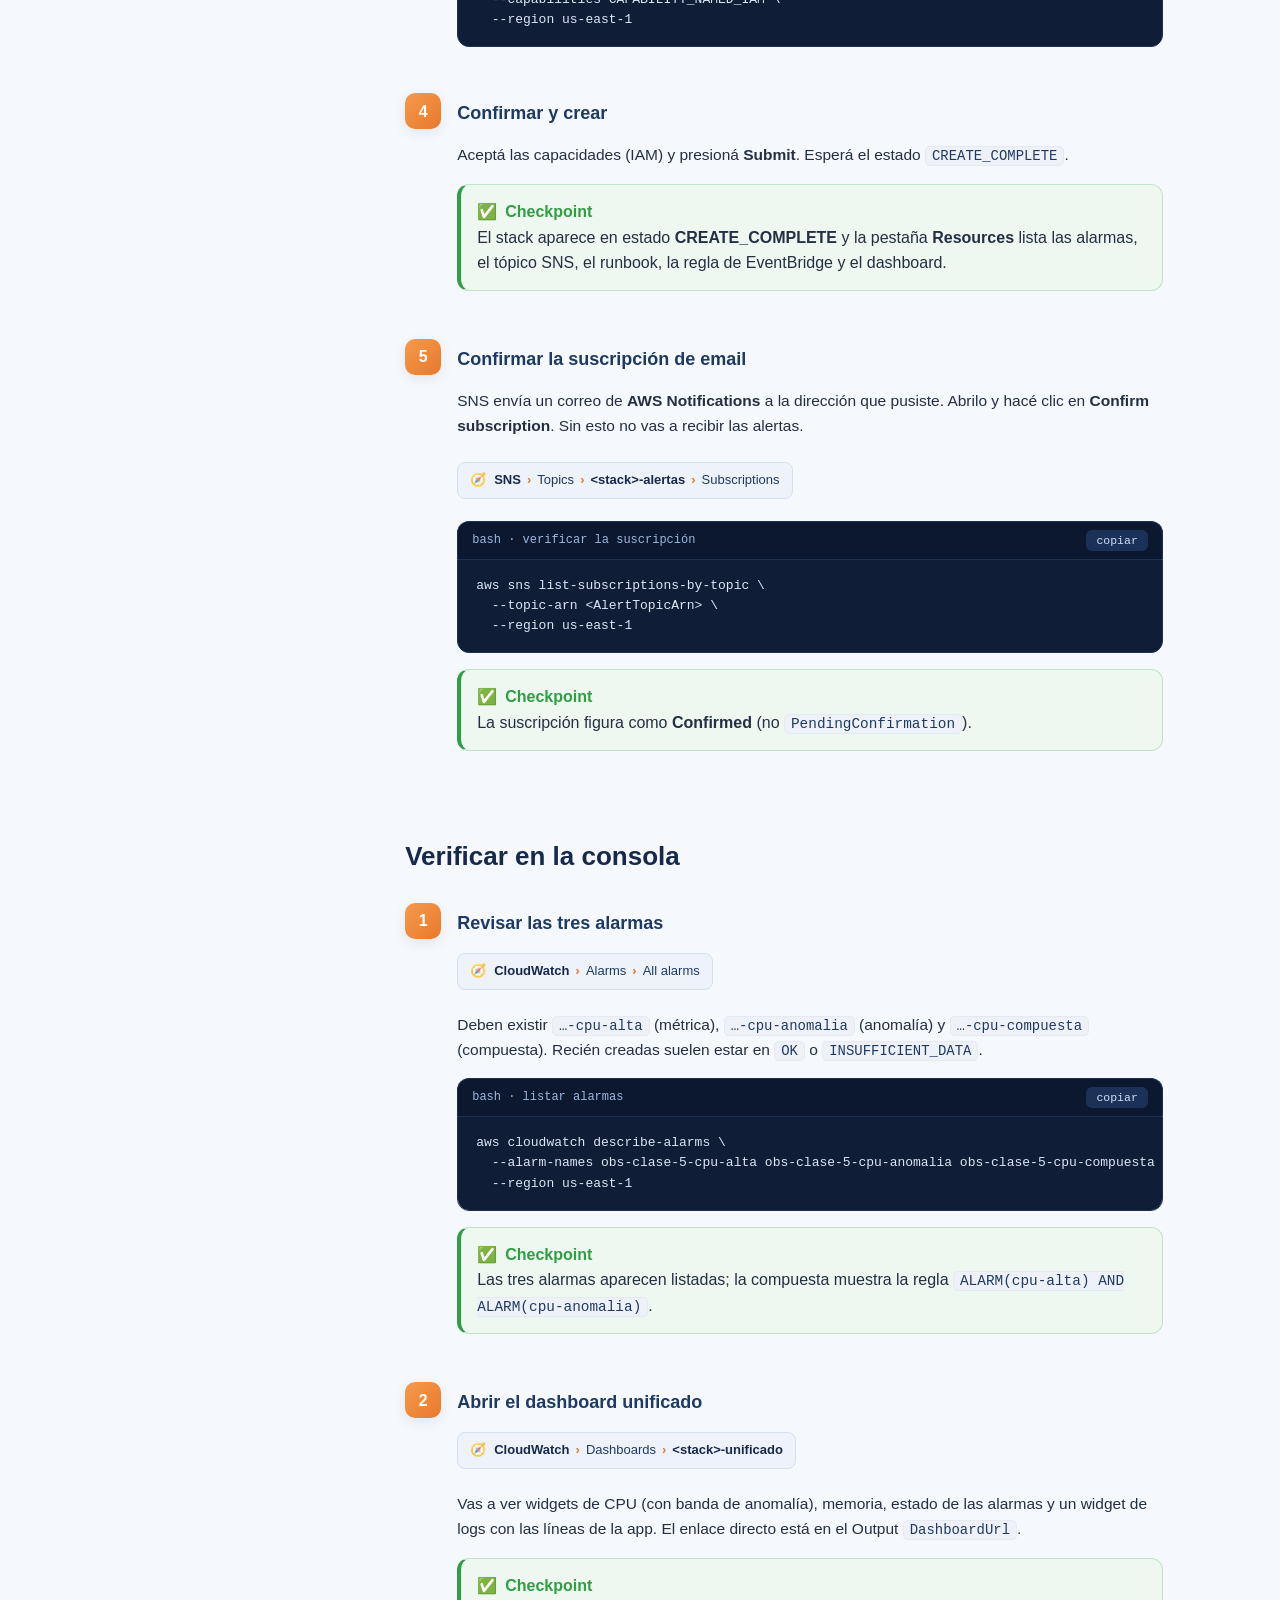
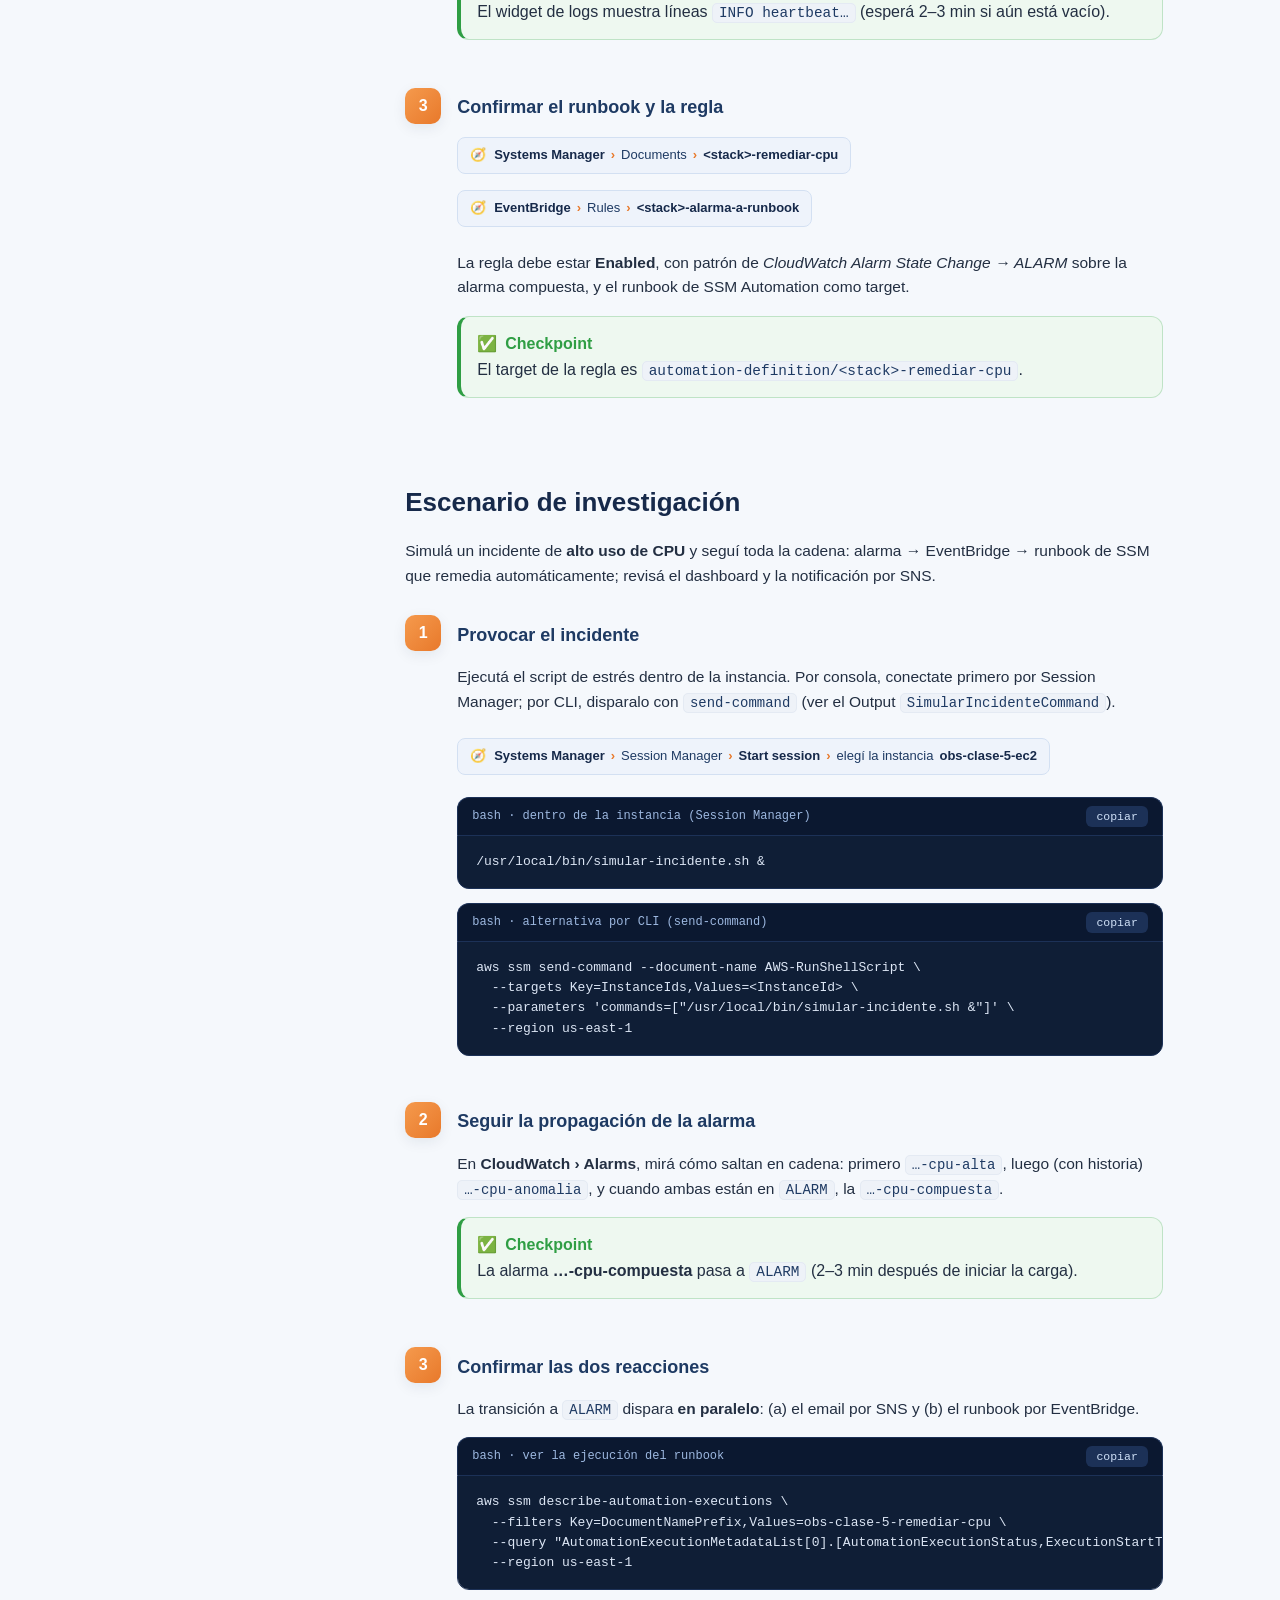
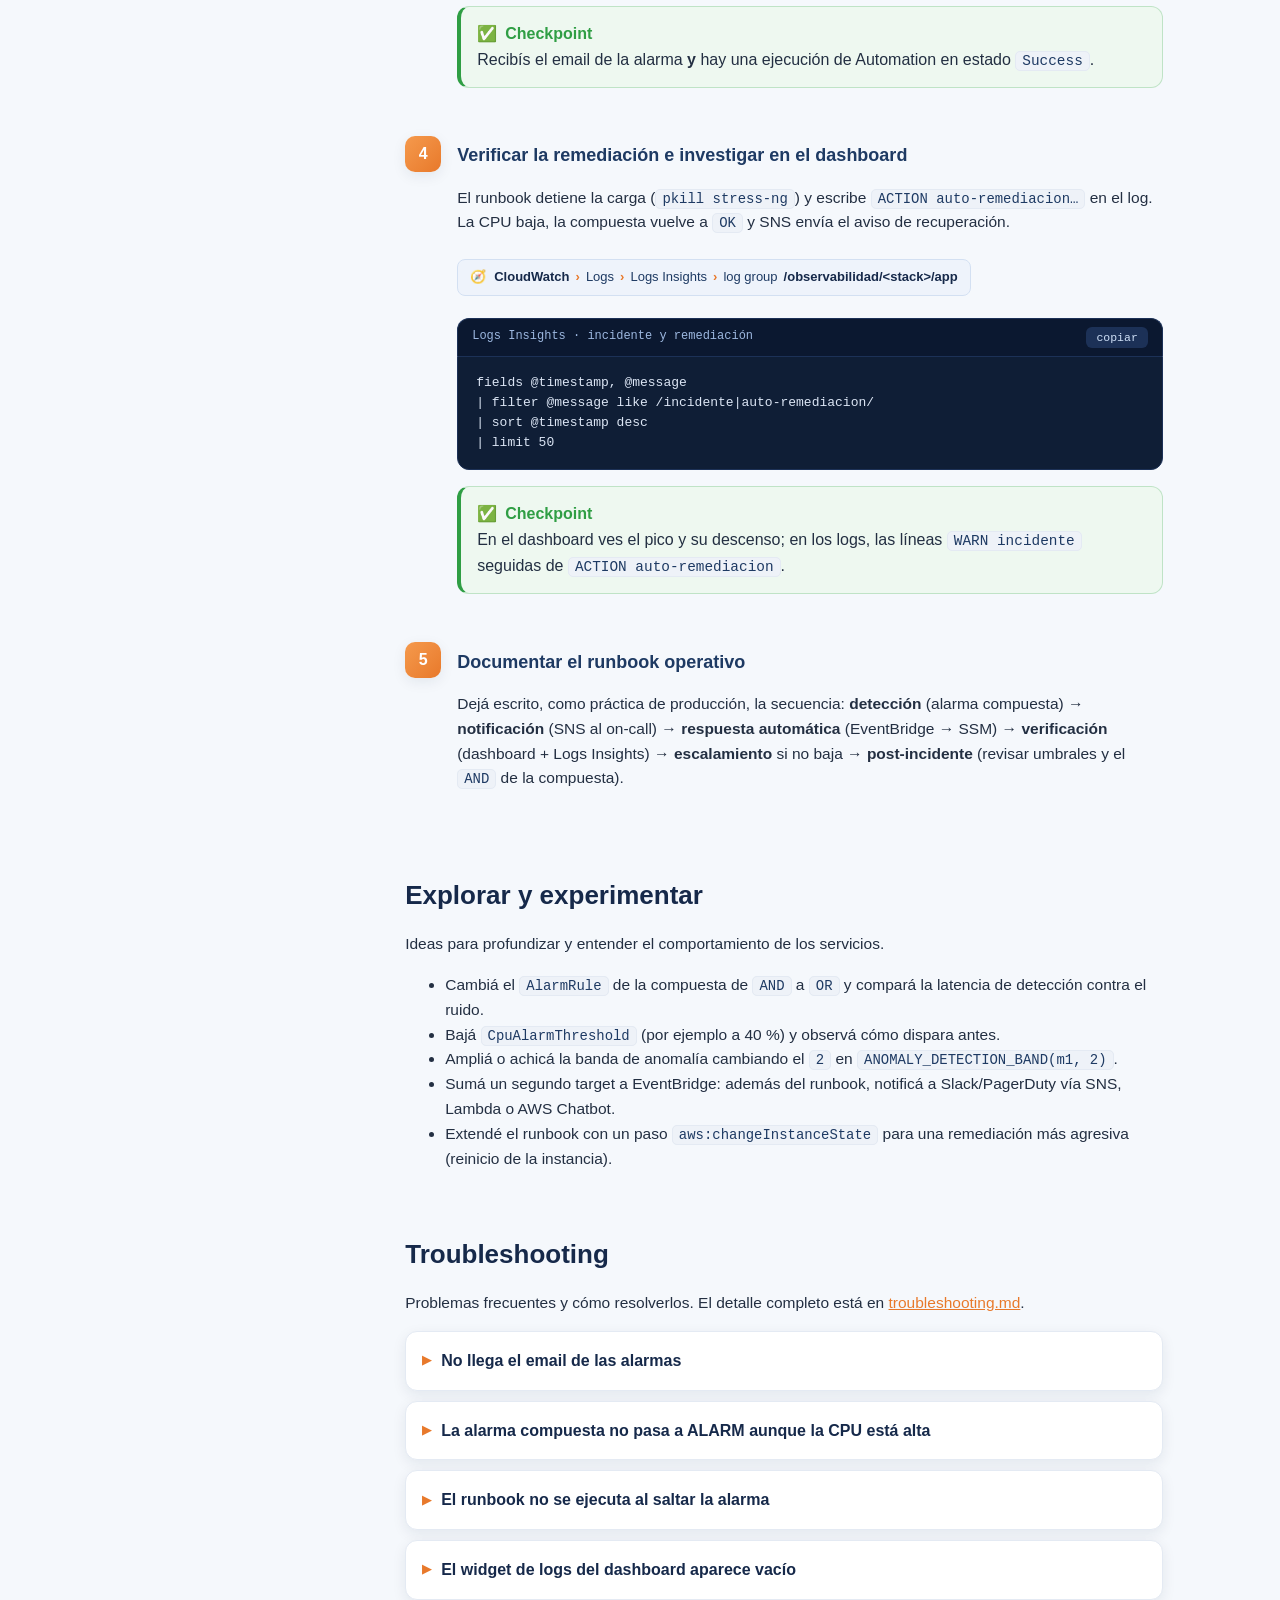
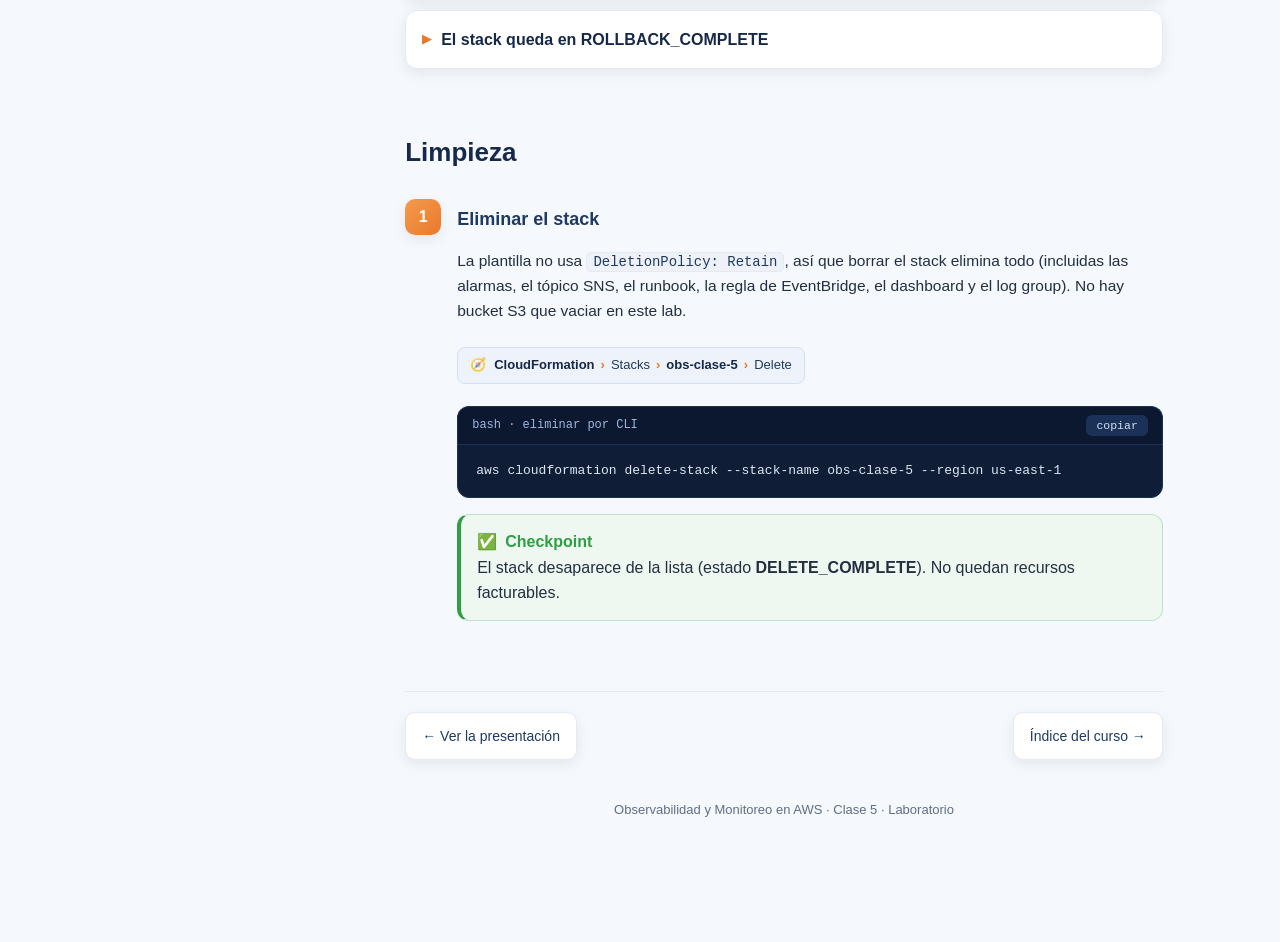
<file: clase-5-alertas-respuesta-automatizada/laboratorio/guia.html>
<!doctype html>
<html lang="es">
<head>
  <meta charset="utf-8">
  <meta name="viewport" content="width=device-width, initial-scale=1">
  <title>Laboratorio · Clase 5 — Alertas, respuesta automatizada y cierre end-to-end</title>
  <link rel="stylesheet" href="../../assets/css/guide.css">
  <link rel="icon" href="../../assets/img/logo-curso.svg">
</head>
<body>

<header class="g-top">
  <img src="../../assets/img/logo-curso.svg" alt="">
  <div>
    <div class="g-title">Laboratorio · Clase 5 — Alertas, respuesta automatizada y cierre end-to-end</div>
    <div class="g-sub">Observabilidad y Monitoreo en AWS</div>
  </div>
  <span class="g-spacer"></span>
  <span class="g-badge">CloudFormation</span>
</header>

<div class="g-wrap">
  <!-- ---------------- SIDEBAR / TOC ---------------- -->
  <aside class="g-side">
    <p class="toc-title">Contenido</p>
    <nav>
      <a href="#intro">Introducción</a>
      <a href="#arquitectura">Arquitectura</a>
      <a href="#requisitos">Requisitos previos</a>
      <a href="#desplegar">Desplegar el stack</a>
      <a href="#verificar">Verificar en la consola</a>
      <a href="#investigacion">Escenario de investigación</a>
      <a href="#explorar">Explorar y experimentar</a>
      <a href="#troubleshooting">Troubleshooting</a>
      <a href="#limpieza">Limpieza</a>
    </nav>
  </aside>

  <!-- ---------------- CONTENIDO ---------------- -->
  <main class="g-main">
    <section id="intro">
      <span class="eyebrow">Clase 5 · Laboratorio</span>
      <h1>Alertas accionables, auto-remediación y visualización unificada</h1>
      <p class="g-lead">Vas a cerrar el stack completo de observabilidad: alarmas de métrica, compuesta y por detección de anomalía; una regla de EventBridge que dispara un runbook de SSM Automation para auto-remediar; notificaciones por SNS; y un dashboard unificado. Después vas a simular un incidente de CPU y seguir toda la cadena de respuesta.</p>

      <div class="g-meta">
        <span class="m">⏱ <b>Duración</b>&nbsp;· 40–55 min</span>
        <span class="m">💵 <b>Costo</b>&nbsp;· &lt; USD 1 (si limpiás al terminar)</span>
        <span class="m">📊 <b>Nivel</b>&nbsp;· Intermedio / Avanzado</span>
        <span class="m">🌎 <b>Región sugerida</b>&nbsp;· us-east-1</span>
      </div>

      <div class="svc-row">
        <span class="svc-chip"><img src="../../assets/img/services/cloudwatch-alarms.svg" alt="">CloudWatch Alarms</span>
        <span class="svc-chip"><img src="../../assets/img/services/eventbridge.svg" alt="">EventBridge</span>
        <span class="svc-chip"><img src="../../assets/img/services/systems-manager.svg" alt="">SSM Automation</span>
        <span class="svc-chip"><img src="../../assets/img/services/sns.svg" alt="">SNS</span>
        <span class="svc-chip"><img src="../../assets/img/services/cloudwatch-dashboards.svg" alt="">Dashboards</span>
        <span class="svc-chip"><img src="../../assets/img/services/cloudformation.svg" alt="">CloudFormation</span>
      </div>
    </section>

    <section id="arquitectura">
      <h2>Arquitectura</h2>
      <figure class="arch-figure">
<svg xmlns="http://www.w3.org/2000/svg" viewBox="0 0 980 504" role="img" aria-label="Diagrama de arquitectura" style="width:100%;height:auto;display:block">
<defs><marker id="arw" markerWidth="9" markerHeight="9" refX="7.5" refY="4.5" orient="auto"><path d="M1,1 L8,4.5 L1,8 Z" fill="#b3590f"/></marker><filter id="sh" x="-20%" y="-20%" width="140%" height="150%"><feDropShadow dx="0" dy="3" stdDeviation="4" flood-color="#16294a" flood-opacity="0.10"/></filter></defs>
<rect x="0" y="0" width="980" height="504" rx="18" fill="#f6f9fc"/>
<text x="44" y="46" font-family="Segoe UI,Helvetica,Arial,sans-serif" font-size="20" font-weight="800" fill="#16294a">Arquitectura del laboratorio · Clase 5</text>
<line x1="222" y1="320" x2="282" y2="320" stroke="#b3590f" stroke-width="2.4" marker-end="url(#arw)"/>
<rect x="226" y="309" width="52" height="20" rx="6" fill="#fff" stroke="#e4eaf3"/>
<text x="252" y="323" text-anchor="middle" font-family="Segoe UI,Helvetica,Arial,sans-serif" font-size="11" font-weight="600" fill="#1e3a63">métrica</text>
<line x1="460" y1="320" x2="520" y2="320" stroke="#b3590f" stroke-width="2.4" marker-end="url(#arw)"/>
<rect x="467" y="309" width="46" height="20" rx="6" fill="#fff" stroke="#e4eaf3"/>
<text x="490" y="323" text-anchor="middle" font-family="Segoe UI,Helvetica,Arial,sans-serif" font-size="11" font-weight="600" fill="#1e3a63">estado</text>
<line x1="698" y1="320" x2="758" y2="320" stroke="#b3590f" stroke-width="2.4" marker-end="url(#arw)"/>
<rect x="702" y="309" width="52" height="20" rx="6" fill="#fff" stroke="#e4eaf3"/>
<text x="728" y="323" text-anchor="middle" font-family="Segoe UI,Helvetica,Arial,sans-serif" font-size="11" font-weight="600" fill="#1e3a63">dispara</text>
<line x1="681" y1="266" x2="775" y2="196" stroke="#b3590f" stroke-width="2.4" marker-end="url(#arw)"/>
<rect x="699" y="220" width="58" height="20" rx="6" fill="#fff" stroke="#e4eaf3"/>
<text x="728" y="234" text-anchor="middle" font-family="Segoe UI,Helvetica,Arial,sans-serif" font-size="11" font-weight="600" fill="#1e3a63">notifica</text>
<line x1="371" y1="266" x2="371" y2="196" stroke="#b3590f" stroke-width="2.4" marker-end="url(#arw)"/>
<rect x="339" y="220" width="64" height="20" rx="6" fill="#fff" stroke="#e4eaf3"/>
<text x="371" y="234" text-anchor="middle" font-family="Segoe UI,Helvetica,Arial,sans-serif" font-size="11" font-weight="600" fill="#1e3a63">visualiza</text>
<line x1="609" y1="196" x2="609" y2="266" stroke="#b3590f" stroke-width="2.4" marker-end="url(#arw)"/>
<rect x="580" y="220" width="58" height="20" rx="6" fill="#fff" stroke="#e4eaf3"/>
<text x="609" y="234" text-anchor="middle" font-family="Segoe UI,Helvetica,Arial,sans-serif" font-size="11" font-weight="600" fill="#1e3a63">permisos</text>
<path d="M 847 374 L 847 470 L 133 470 L 133 374" fill="none" stroke="#b3590f" stroke-width="2.4" stroke-dasharray="6 5" marker-end="url(#arw)"/>
<rect x="464" y="459" width="52" height="20" rx="6" fill="#fff" stroke="#e4eaf3"/>
<text x="490" y="473" text-anchor="middle" font-family="Segoe UI,Helvetica,Arial,sans-serif" font-size="11" font-weight="600" fill="#1e3a63">remedia</text>
<rect x="282" y="88" width="178" height="108" rx="14" fill="#ffffff" stroke="#e4eaf3" stroke-width="1.4" filter="url(#sh)"/>
<image href="../../assets/img/services/cloudwatch-dashboards.svg" x="352" y="100" width="38" height="38"/>
<text x="371" y="154" text-anchor="middle" font-family="Segoe UI,Helvetica,Arial,sans-serif" font-size="14.5" font-weight="700" fill="#16294a">Dashboard</text>
<text x="371" y="173" text-anchor="middle" font-family="Segoe UI,Helvetica,Arial,sans-serif" font-size="11.5" fill="#5f6f86">métricas + logs</text>
<rect x="520" y="88" width="178" height="108" rx="14" fill="#ffffff" stroke="#e4eaf3" stroke-width="1.4" filter="url(#sh)"/>
<image href="../../assets/img/services/iam.svg" x="590" y="100" width="38" height="38"/>
<text x="609" y="154" text-anchor="middle" font-family="Segoe UI,Helvetica,Arial,sans-serif" font-size="14.5" font-weight="700" fill="#16294a">IAM Roles</text>
<text x="609" y="173" text-anchor="middle" font-family="Segoe UI,Helvetica,Arial,sans-serif" font-size="11.5" fill="#5f6f86">EventBridge · SSM</text>
<rect x="758" y="88" width="178" height="108" rx="14" fill="#ffffff" stroke="#e4eaf3" stroke-width="1.4" filter="url(#sh)"/>
<image href="../../assets/img/services/sns.svg" x="828" y="100" width="38" height="38"/>
<text x="847" y="154" text-anchor="middle" font-family="Segoe UI,Helvetica,Arial,sans-serif" font-size="14.5" font-weight="700" fill="#16294a">SNS</text>
<text x="847" y="173" text-anchor="middle" font-family="Segoe UI,Helvetica,Arial,sans-serif" font-size="11.5" fill="#5f6f86">email</text>
<rect x="44" y="266" width="178" height="108" rx="14" fill="#ffffff" stroke="#e4eaf3" stroke-width="1.4" filter="url(#sh)"/>
<image href="../../assets/img/services/ec2.svg" x="114" y="278" width="38" height="38"/>
<text x="133" y="332" text-anchor="middle" font-family="Segoe UI,Helvetica,Arial,sans-serif" font-size="14.5" font-weight="700" fill="#16294a">EC2</text>
<text x="133" y="351" text-anchor="middle" font-family="Segoe UI,Helvetica,Arial,sans-serif" font-size="11.5" fill="#5f6f86">carga monitoreada</text>
<rect x="282" y="266" width="178" height="108" rx="14" fill="#ffffff" stroke="#e4eaf3" stroke-width="1.4" filter="url(#sh)"/>
<image href="../../assets/img/services/cloudwatch-alarms.svg" x="352" y="278" width="38" height="38"/>
<text x="371" y="332" text-anchor="middle" font-family="Segoe UI,Helvetica,Arial,sans-serif" font-size="14.5" font-weight="700" fill="#16294a">Alarmas</text>
<text x="371" y="351" text-anchor="middle" font-family="Segoe UI,Helvetica,Arial,sans-serif" font-size="11.5" fill="#5f6f86">métrica·compuesta·anomalía</text>
<rect x="520" y="266" width="178" height="108" rx="14" fill="#ffffff" stroke="#e4eaf3" stroke-width="1.4" filter="url(#sh)"/>
<image href="../../assets/img/services/eventbridge.svg" x="590" y="278" width="38" height="38"/>
<text x="609" y="332" text-anchor="middle" font-family="Segoe UI,Helvetica,Arial,sans-serif" font-size="14.5" font-weight="700" fill="#16294a">EventBridge</text>
<text x="609" y="351" text-anchor="middle" font-family="Segoe UI,Helvetica,Arial,sans-serif" font-size="11.5" fill="#5f6f86">regla + patrón</text>
<rect x="758" y="266" width="178" height="108" rx="14" fill="#ffffff" stroke="#e4eaf3" stroke-width="1.4" filter="url(#sh)"/>
<image href="../../assets/img/services/systems-manager.svg" x="828" y="278" width="38" height="38"/>
<text x="847" y="332" text-anchor="middle" font-family="Segoe UI,Helvetica,Arial,sans-serif" font-size="14.5" font-weight="700" fill="#16294a">SSM Automation</text>
<text x="847" y="351" text-anchor="middle" font-family="Segoe UI,Helvetica,Arial,sans-serif" font-size="11.5" fill="#5f6f86">runbook remedia</text>
</svg>
<figcaption>Todos los componentes que despliega <code>template.yaml</code>.</figcaption>
</figure>

      <p>La plantilla arma el cierre end-to-end: una instancia EC2 genera métricas; tres alarmas encadenadas detectan el incidente; y la alarma compuesta dispara <b>dos reacciones en paralelo</b> — notificar por SNS y auto-remediar vía EventBridge + SSM Automation. Todo se ve en un dashboard unificado.</p>
      <table>
        <thead><tr><th>Recurso</th><th>Servicio</th><th>Para qué</th></tr></thead>
        <tbody>
          <tr><td>Instancia t3.micro</td><td>EC2</td><td>Host monitoreado; simula el pico de CPU</td></tr>
          <tr><td>CloudWatch agent (config en SSM)</td><td>CloudWatch / SSM</td><td>Publica métricas del SO y logs de la app</td></tr>
          <tr><td>Log group <code>/observabilidad/&lt;stack&gt;/app</code></td><td>CloudWatch Logs</td><td>Fuente del widget de logs y de Logs Insights</td></tr>
          <tr><td>Alarma <code>…-cpu-alta</code></td><td>CloudWatch Alarms</td><td>Alarma de <b>métrica</b> sobre <code>CPUUtilization</code></td></tr>
          <tr><td>Alarma <code>…-cpu-anomalia</code></td><td>CloudWatch Alarms</td><td>Alarma por <b>detección de anomalía</b> (banda dinámica)</td></tr>
          <tr><td>Alarma <code>…-cpu-compuesta</code></td><td>CloudWatch Alarms</td><td>Alarma <b>compuesta</b> (métrica AND anomalía) → reduce ruido</td></tr>
          <tr><td>Tópico <code>…-alertas</code> + suscripción</td><td>SNS</td><td>Notificación accionable por email</td></tr>
          <tr><td>Runbook <code>…-remediar-cpu</code></td><td>SSM Automation</td><td>Auto-remediación: detiene la carga y deja constancia</td></tr>
          <tr><td>Regla <code>…-alarma-a-runbook</code></td><td>EventBridge</td><td>Ante <code>ALARM</code> de la compuesta, dispara el runbook</td></tr>
          <tr><td>Dashboard <code>…-unificado</code></td><td>CloudWatch Dashboards</td><td>Widgets de métricas, estado de alarmas y logs</td></tr>
          <tr><td>Roles (instancia, Automation, EventBridge)</td><td>IAM</td><td>Least privilege en cada salto</td></tr>
        </tbody>
      </table>
      <p><b>Flujo:</b> EC2 (CPU alta) → alarma de métrica + alarma de anomalía → alarma compuesta → <b>(a)</b> SNS → email  y  <b>(b)</b> EventBridge → SSM Automation (auto-remediación) → todo visible en el dashboard unificado.</p>
    </section>

    <section id="requisitos">
      <h2>Requisitos previos</h2>
      <ul>
        <li>Cuenta de AWS con permisos para crear los recursos del laboratorio (EC2, IAM, CloudWatch, SNS, EventBridge, SSM).</li>
        <li>Una dirección de <b>email</b> válida: SNS te mandará un correo de confirmación de la suscripción.</li>
        <li>Acceso a la consola web de AWS (no se requiere CLI, pero se muestra la alternativa).</li>
        <li>Como la plantilla nombra roles IAM, si desplegás por CLI necesitás <code>--capabilities CAPABILITY_NAMED_IAM</code>.</li>
      </ul>
      <div class="warn"><b class="t">Atención al costo</b>Todos los recursos son de bajo costo, pero recordá ejecutar la <a href="#limpieza">limpieza</a> al terminar para no dejar nada corriendo.</div>
    </section>

    <section id="desplegar">
      <h2>Desplegar el stack</h2>
      <div class="steps">

        <div class="step">
          <h3>Iniciar sesión y elegir la región</h3>
          <p>Ingresá a la consola de AWS y seleccioná la región del laboratorio.</p>
          <div class="console-path"><b>Consola AWS</b><span class="sep">›</span> selector de región (arriba a la derecha) <span class="sep">›</span> <b>US East (N. Virginia) us-east-1</b></div>
        </div>

        <div class="step">
          <h3>Abrir CloudFormation y crear el stack</h3>
          <div class="console-path"><b>CloudFormation</b><span class="sep">›</span> Stacks <span class="sep">›</span> <b>Create stack</b> <span class="sep">›</span> With new resources</div>
          <p>Subí el archivo <code>template.yaml</code> de esta carpeta en <b>Upload a template file</b>.</p>
        </div>

        <div class="step">
          <h3>Nombre y parámetros</h3>
          <p>Poné un nombre al stack (por ejemplo <code>obs-clase-5</code>) y, sobre todo, completá <b>NotificationEmail</b> con tu email. Revisá el umbral de CPU (<code>CpuAlarmThreshold</code>, 70 % por defecto).</p>
          <div class="tip"><b class="t">Alternativa por CLI</b>Si preferís la línea de comandos:</div>
          <div class="code">
            <div class="code-head"><span>bash · desplegar por CLI</span><button class="copy-btn">copiar</button></div>
            <pre>aws cloudformation deploy \
  --stack-name obs-clase-5 \
  --template-file template.yaml \
  --parameter-overrides NotificationEmail=tu-email@ejemplo.com \
  --capabilities CAPABILITY_NAMED_IAM \
  --region us-east-1</pre>
          </div>
        </div>

        <div class="step">
          <h3>Confirmar y crear</h3>
          <p>Aceptá las capacidades (IAM) y presioná <b>Submit</b>. Esperá el estado <code>CREATE_COMPLETE</code>.</p>
          <div class="checkpoint"><div class="cp-title">Checkpoint</div>El stack aparece en estado <b>CREATE_COMPLETE</b> y la pestaña <b>Resources</b> lista las alarmas, el tópico SNS, el runbook, la regla de EventBridge y el dashboard.</div>
        </div>

        <div class="step">
          <h3>Confirmar la suscripción de email</h3>
          <p>SNS envía un correo de <b>AWS Notifications</b> a la dirección que pusiste. Abrilo y hacé clic en <b>Confirm subscription</b>. Sin esto no vas a recibir las alertas.</p>
          <div class="console-path"><b>SNS</b><span class="sep">›</span> Topics <span class="sep">›</span> <b>&lt;stack&gt;-alertas</b> <span class="sep">›</span> Subscriptions</div>
          <div class="code">
            <div class="code-head"><span>bash · verificar la suscripción</span><button class="copy-btn">copiar</button></div>
            <pre>aws sns list-subscriptions-by-topic \
  --topic-arn &lt;AlertTopicArn&gt; \
  --region us-east-1</pre>
          </div>
          <div class="checkpoint"><div class="cp-title">Checkpoint</div>La suscripción figura como <b>Confirmed</b> (no <code>PendingConfirmation</code>).</div>
        </div>

      </div>
    </section>

    <section id="verificar">
      <h2>Verificar en la consola</h2>
      <div class="steps">
        <div class="step">
          <h3>Revisar las tres alarmas</h3>
          <div class="console-path"><b>CloudWatch</b><span class="sep">›</span> Alarms <span class="sep">›</span> All alarms</div>
          <p>Deben existir <code>…-cpu-alta</code> (métrica), <code>…-cpu-anomalia</code> (anomalía) y <code>…-cpu-compuesta</code> (compuesta). Recién creadas suelen estar en <code>OK</code> o <code>INSUFFICIENT_DATA</code>.</p>
          <div class="code">
            <div class="code-head"><span>bash · listar alarmas</span><button class="copy-btn">copiar</button></div>
            <pre>aws cloudwatch describe-alarms \
  --alarm-names obs-clase-5-cpu-alta obs-clase-5-cpu-anomalia obs-clase-5-cpu-compuesta \
  --region us-east-1</pre>
          </div>
          <div class="checkpoint"><div class="cp-title">Checkpoint</div>Las tres alarmas aparecen listadas; la compuesta muestra la regla <code>ALARM(cpu-alta) AND ALARM(cpu-anomalia)</code>.</div>
        </div>

        <div class="step">
          <h3>Abrir el dashboard unificado</h3>
          <div class="console-path"><b>CloudWatch</b><span class="sep">›</span> Dashboards <span class="sep">›</span> <b>&lt;stack&gt;-unificado</b></div>
          <p>Vas a ver widgets de CPU (con banda de anomalía), memoria, estado de las alarmas y un widget de logs con las líneas de la app. El enlace directo está en el Output <code>DashboardUrl</code>.</p>
          <div class="checkpoint"><div class="cp-title">Checkpoint</div>El widget de logs muestra líneas <code>INFO heartbeat…</code> (esperá 2–3 min si aún está vacío).</div>
        </div>

        <div class="step">
          <h3>Confirmar el runbook y la regla</h3>
          <div class="console-path"><b>Systems Manager</b><span class="sep">›</span> Documents <span class="sep">›</span> <b>&lt;stack&gt;-remediar-cpu</b></div>
          <div class="console-path"><b>EventBridge</b><span class="sep">›</span> Rules <span class="sep">›</span> <b>&lt;stack&gt;-alarma-a-runbook</b></div>
          <p>La regla debe estar <b>Enabled</b>, con patrón de <i>CloudWatch Alarm State Change → ALARM</i> sobre la alarma compuesta, y el runbook de SSM Automation como target.</p>
          <div class="checkpoint"><div class="cp-title">Checkpoint</div>El target de la regla es <code>automation-definition/&lt;stack&gt;-remediar-cpu</code>.</div>
        </div>
      </div>
    </section>

    <section id="investigacion">
      <h2>Escenario de investigación</h2>
      <p>Simulá un incidente de <b>alto uso de CPU</b> y seguí toda la cadena: alarma → EventBridge → runbook de SSM que remedia automáticamente; revisá el dashboard y la notificación por SNS.</p>
      <div class="steps">

        <div class="step">
          <h3>Provocar el incidente</h3>
          <p>Ejecutá el script de estrés dentro de la instancia. Por consola, conectate primero por Session Manager; por CLI, disparalo con <code>send-command</code> (ver el Output <code>SimularIncidenteCommand</code>).</p>
          <div class="console-path"><b>Systems Manager</b><span class="sep">›</span> Session Manager <span class="sep">›</span> <b>Start session</b> <span class="sep">›</span> elegí la instancia <b>obs-clase-5-ec2</b></div>
          <div class="code">
            <div class="code-head"><span>bash · dentro de la instancia (Session Manager)</span><button class="copy-btn">copiar</button></div>
            <pre>/usr/local/bin/simular-incidente.sh &amp;</pre>
          </div>
          <div class="code">
            <div class="code-head"><span>bash · alternativa por CLI (send-command)</span><button class="copy-btn">copiar</button></div>
            <pre>aws ssm send-command --document-name AWS-RunShellScript \
  --targets Key=InstanceIds,Values=&lt;InstanceId&gt; \
  --parameters 'commands=["/usr/local/bin/simular-incidente.sh &amp;"]' \
  --region us-east-1</pre>
          </div>
        </div>

        <div class="step">
          <h3>Seguir la propagación de la alarma</h3>
          <p>En <b>CloudWatch › Alarms</b>, mirá cómo saltan en cadena: primero <code>…-cpu-alta</code>, luego (con historia) <code>…-cpu-anomalia</code>, y cuando ambas están en <code>ALARM</code>, la <code>…-cpu-compuesta</code>.</p>
          <div class="checkpoint"><div class="cp-title">Checkpoint</div>La alarma <b>…-cpu-compuesta</b> pasa a <code>ALARM</code> (2–3 min después de iniciar la carga).</div>
        </div>

        <div class="step">
          <h3>Confirmar las dos reacciones</h3>
          <p>La transición a <code>ALARM</code> dispara <b>en paralelo</b>: (a) el email por SNS y (b) el runbook por EventBridge.</p>
          <div class="code">
            <div class="code-head"><span>bash · ver la ejecución del runbook</span><button class="copy-btn">copiar</button></div>
            <pre>aws ssm describe-automation-executions \
  --filters Key=DocumentNamePrefix,Values=obs-clase-5-remediar-cpu \
  --query "AutomationExecutionMetadataList[0].[AutomationExecutionStatus,ExecutionStartTime]" \
  --region us-east-1</pre>
          </div>
          <div class="checkpoint"><div class="cp-title">Checkpoint</div>Recibís el email de la alarma <b>y</b> hay una ejecución de Automation en estado <code>Success</code>.</div>
        </div>

        <div class="step">
          <h3>Verificar la remediación e investigar en el dashboard</h3>
          <p>El runbook detiene la carga (<code>pkill stress-ng</code>) y escribe <code>ACTION auto-remediacion…</code> en el log. La CPU baja, la compuesta vuelve a <code>OK</code> y SNS envía el aviso de recuperación.</p>
          <div class="console-path"><b>CloudWatch</b><span class="sep">›</span> Logs <span class="sep">›</span> Logs Insights <span class="sep">›</span> log group <b>/observabilidad/&lt;stack&gt;/app</b></div>
          <div class="code">
            <div class="code-head"><span>Logs Insights · incidente y remediación</span><button class="copy-btn">copiar</button></div>
            <pre>fields @timestamp, @message
| filter @message like /incidente|auto-remediacion/
| sort @timestamp desc
| limit 50</pre>
          </div>
          <div class="checkpoint"><div class="cp-title">Checkpoint</div>En el dashboard ves el pico y su descenso; en los logs, las líneas <code>WARN incidente</code> seguidas de <code>ACTION auto-remediacion</code>.</div>
        </div>

        <div class="step">
          <h3>Documentar el runbook operativo</h3>
          <p>Dejá escrito, como práctica de producción, la secuencia: <b>detección</b> (alarma compuesta) → <b>notificación</b> (SNS al on-call) → <b>respuesta automática</b> (EventBridge → SSM) → <b>verificación</b> (dashboard + Logs Insights) → <b>escalamiento</b> si no baja → <b>post-incidente</b> (revisar umbrales y el <code>AND</code> de la compuesta).</p>
        </div>

      </div>
    </section>

    <section id="explorar">
      <h2>Explorar y experimentar</h2>
      <p>Ideas para profundizar y entender el comportamiento de los servicios.</p>
      <ul>
        <li>Cambiá el <code>AlarmRule</code> de la compuesta de <code>AND</code> a <code>OR</code> y compará la latencia de detección contra el ruido.</li>
        <li>Bajá <code>CpuAlarmThreshold</code> (por ejemplo a 40 %) y observá cómo dispara antes.</li>
        <li>Ampliá o achicá la banda de anomalía cambiando el <code>2</code> en <code>ANOMALY_DETECTION_BAND(m1, 2)</code>.</li>
        <li>Sumá un segundo target a EventBridge: además del runbook, notificá a Slack/PagerDuty vía SNS, Lambda o AWS Chatbot.</li>
        <li>Extendé el runbook con un paso <code>aws:changeInstanceState</code> para una remediación más agresiva (reinicio de la instancia).</li>
      </ul>
    </section>

    <section id="troubleshooting">
      <h2>Troubleshooting</h2>
      <p>Problemas frecuentes y cómo resolverlos. El detalle completo está en <a href="./troubleshooting.md">troubleshooting.md</a>.</p>
      <div class="trouble">
        <details>
          <summary>No llega el email de las alarmas</summary>
          <p><span class="sym">Síntoma:</span> la alarma pasa a ALARM pero no recibís nada.</p>
          <p><span class="fix">Solución:</span> la suscripción SNS quedó <code>PendingConfirmation</code>. Revisá spam, abrí el email de AWS Notifications y hacé clic en <b>Confirm subscription</b>.</p>
        </details>
        <details>
          <summary>La alarma compuesta no pasa a ALARM aunque la CPU está alta</summary>
          <p><span class="sym">Síntoma:</span> <code>…-cpu-alta</code> está en ALARM pero la compuesta sigue en OK.</p>
          <p><span class="fix">Solución:</span> la regla es <code>AND</code> con la de anomalía, que necesita historia para entrenar la banda. Es intencional (reduce ruido). Para forzarla, cambiá el <code>AlarmRule</code> a solo la de métrica.</p>
        </details>
        <details>
          <summary>El runbook no se ejecuta al saltar la alarma</summary>
          <p><span class="sym">Síntoma:</span> la compuesta está en ALARM pero no hay ejecución de Automation.</p>
          <p><span class="fix">Solución:</span> la regla apunta al ARN de la <b>compuesta</b>; verificá que esa fue la que saltó y que la instancia figure como <i>Managed</i> en SSM Fleet Manager.</p>
        </details>
        <details>
          <summary>El widget de logs del dashboard aparece vacío</summary>
          <p><span class="sym">Síntoma:</span> el widget de tipo log no muestra filas.</p>
          <p><span class="fix">Solución:</span> esperá 2–3 min a que el agente empiece a enviar <code>/var/log/obs-app.log</code>; el cron de latido escribe una línea por minuto.</p>
        </details>
        <details>
          <summary>El stack queda en ROLLBACK_COMPLETE</summary>
          <p><span class="sym">Síntoma:</span> la creación falla y el stack se revierte.</p>
          <p><span class="fix">Solución:</span> email inválido en <code>NotificationEmail</code> o falta <code>CAPABILITY_NAMED_IAM</code>. Abrí <b>Events</b>, buscá el primer error (arriba del rollback) y corregí.</p>
        </details>
      </div>
    </section>

    <section id="limpieza">
      <h2>Limpieza</h2>
      <div class="steps">
        <div class="step">
          <h3>Eliminar el stack</h3>
          <p>La plantilla no usa <code>DeletionPolicy: Retain</code>, así que borrar el stack elimina todo (incluidas las alarmas, el tópico SNS, el runbook, la regla de EventBridge, el dashboard y el log group). No hay bucket S3 que vaciar en este lab.</p>
          <div class="console-path"><b>CloudFormation</b><span class="sep">›</span> Stacks <span class="sep">›</span> <b>obs-clase-5</b> <span class="sep">›</span> Delete</div>
          <div class="code">
            <div class="code-head"><span>bash · eliminar por CLI</span><button class="copy-btn">copiar</button></div>
            <pre>aws cloudformation delete-stack --stack-name obs-clase-5 --region us-east-1</pre>
          </div>
          <div class="checkpoint"><div class="cp-title">Checkpoint</div>El stack desaparece de la lista (estado <b>DELETE_COMPLETE</b>). No quedan recursos facturables.</div>
        </div>
      </div>
    </section>

    <div class="g-nav">
      <a href="../presentacion/index.html">← Ver la presentación</a>
      <a href="../../README.md">Índice del curso →</a>
    </div>

    <footer class="g-foot">Observabilidad y Monitoreo en AWS · Clase 5 · Laboratorio</footer>
  </main>
</div>

<script src="../../assets/js/guide.js"></script>
</body>
</html>
</file>
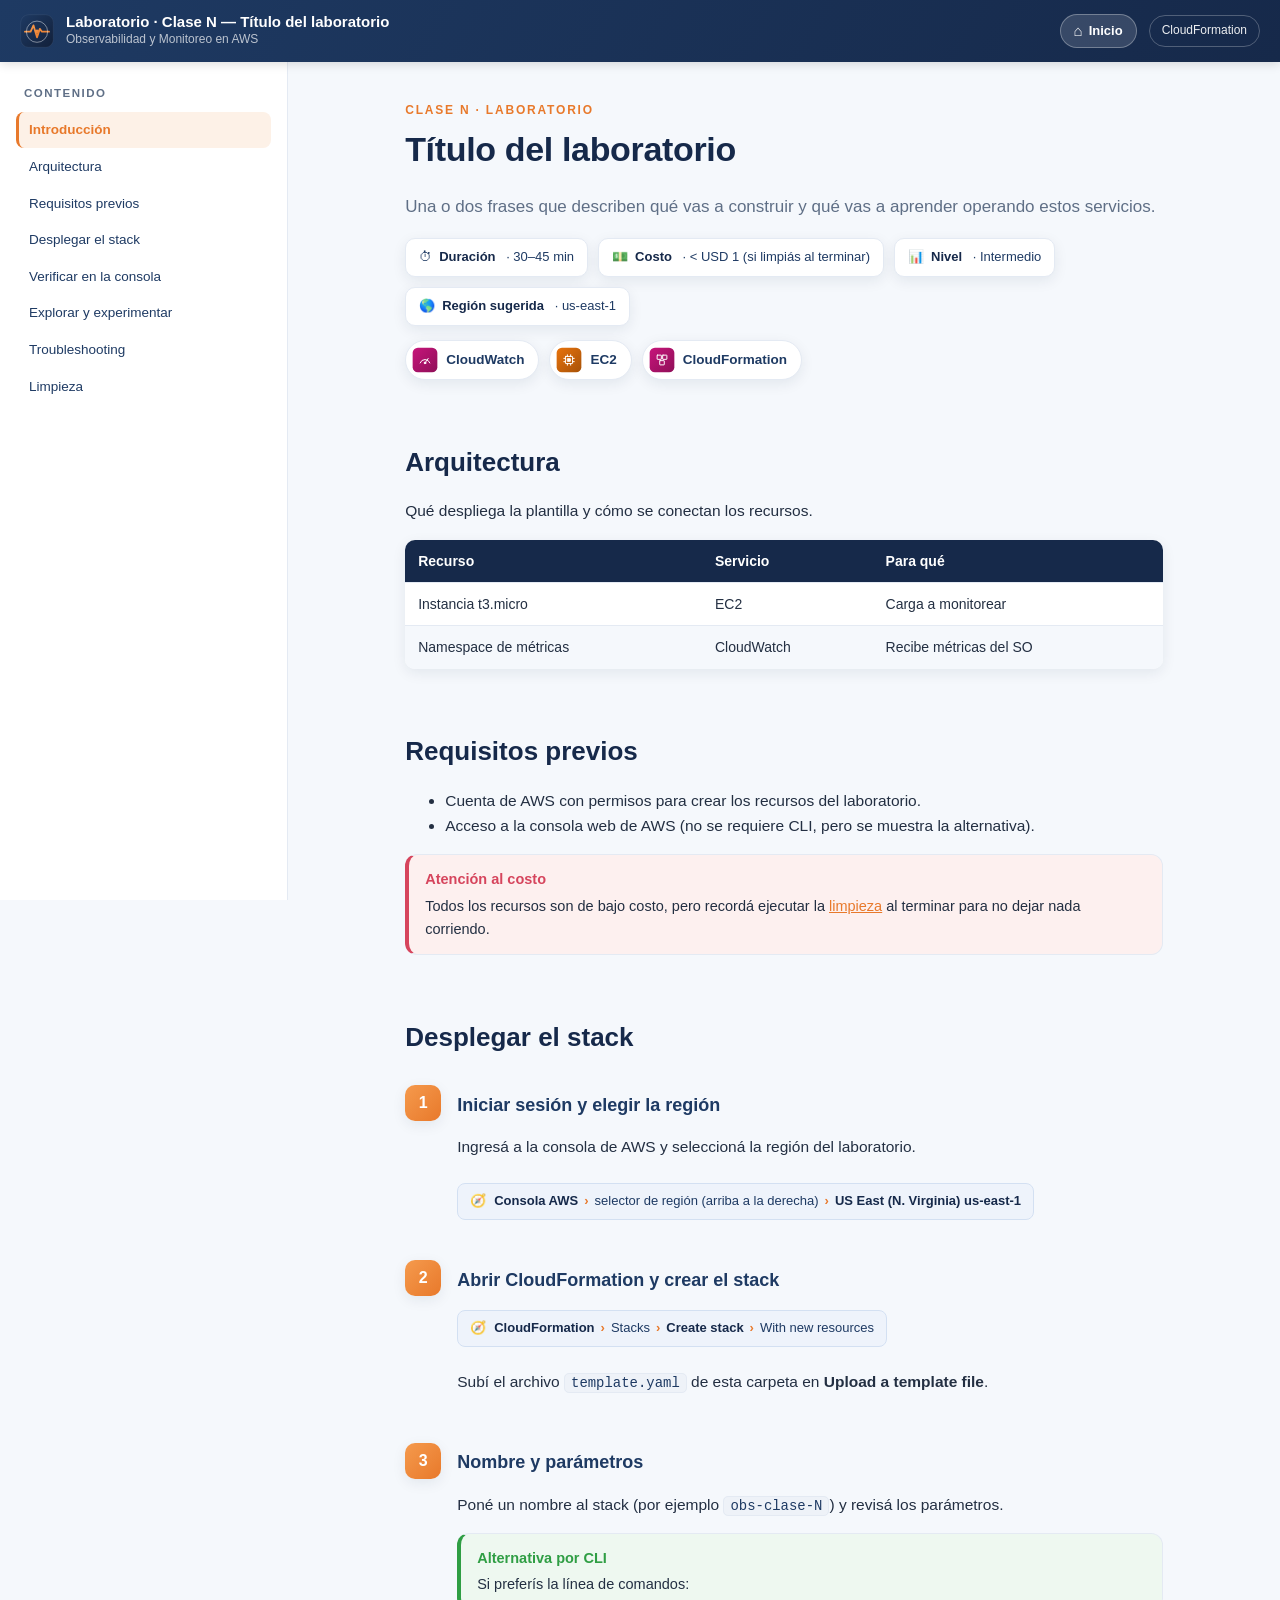
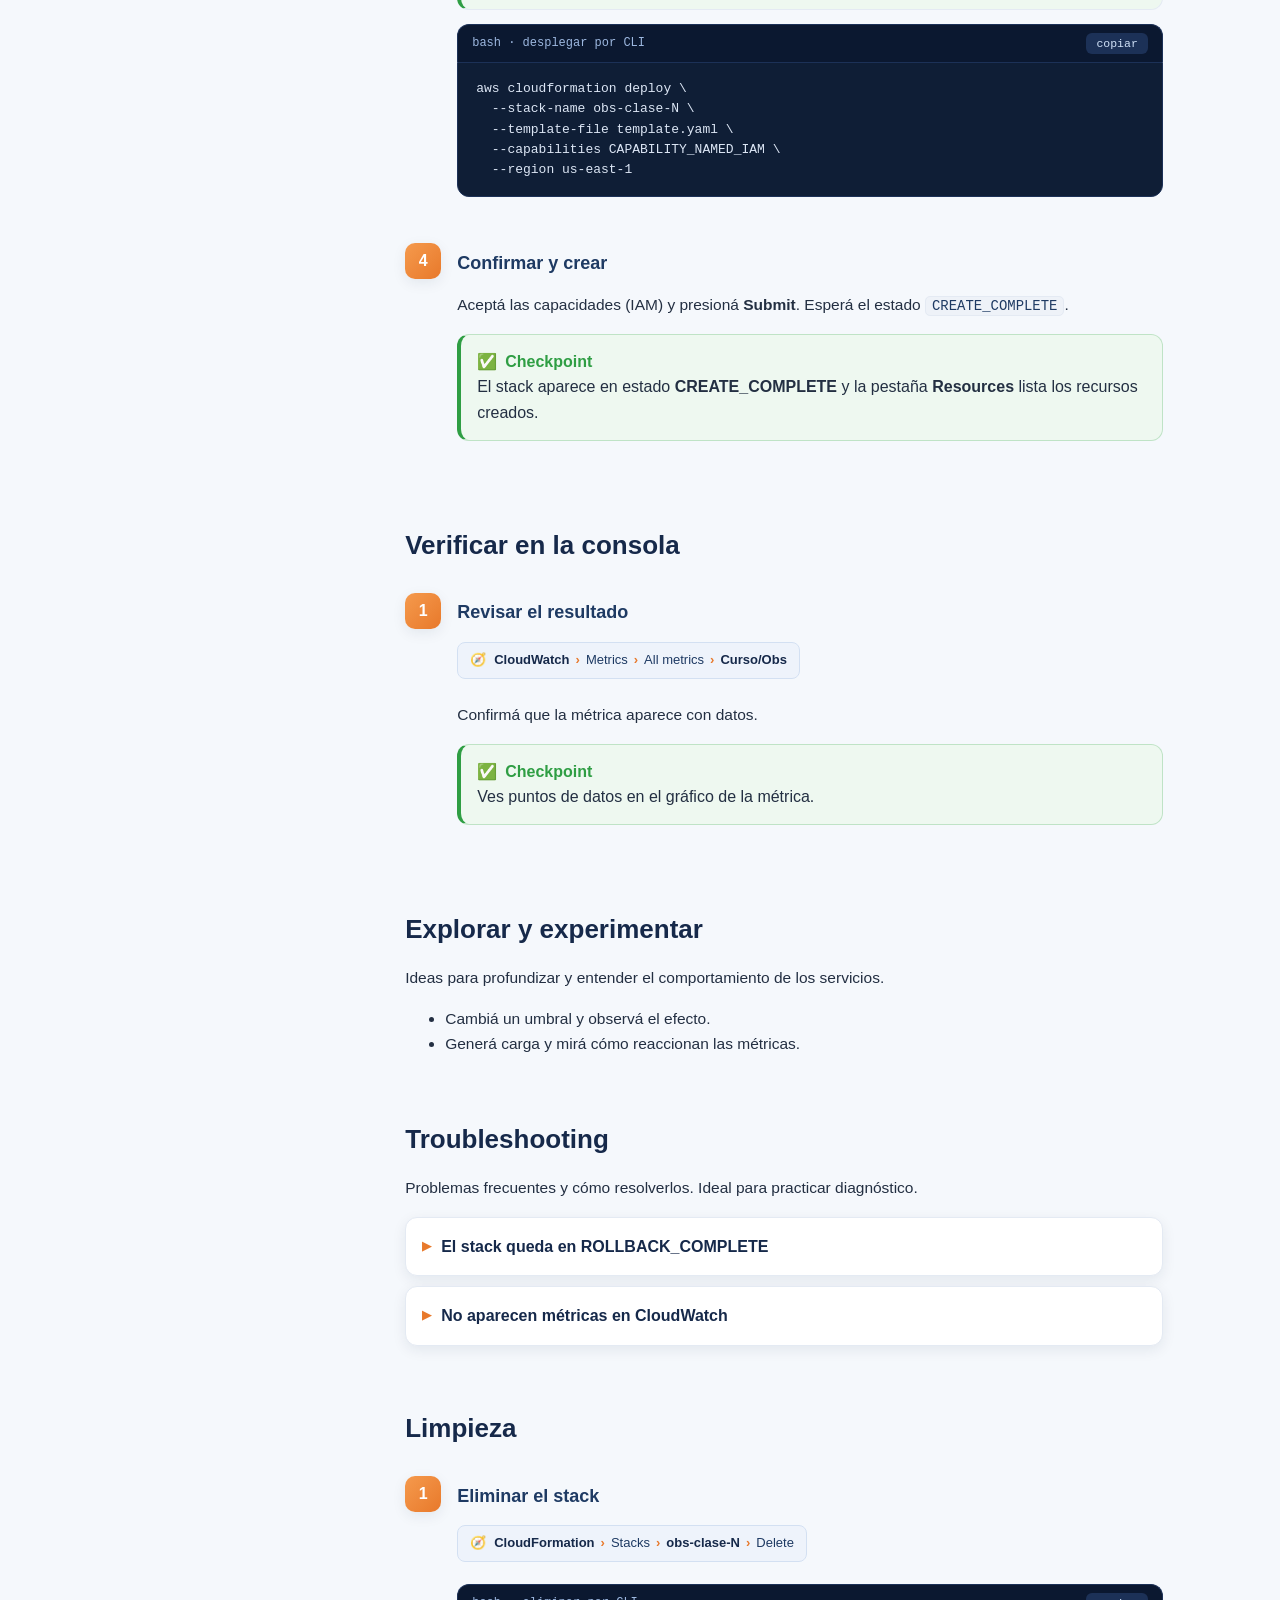
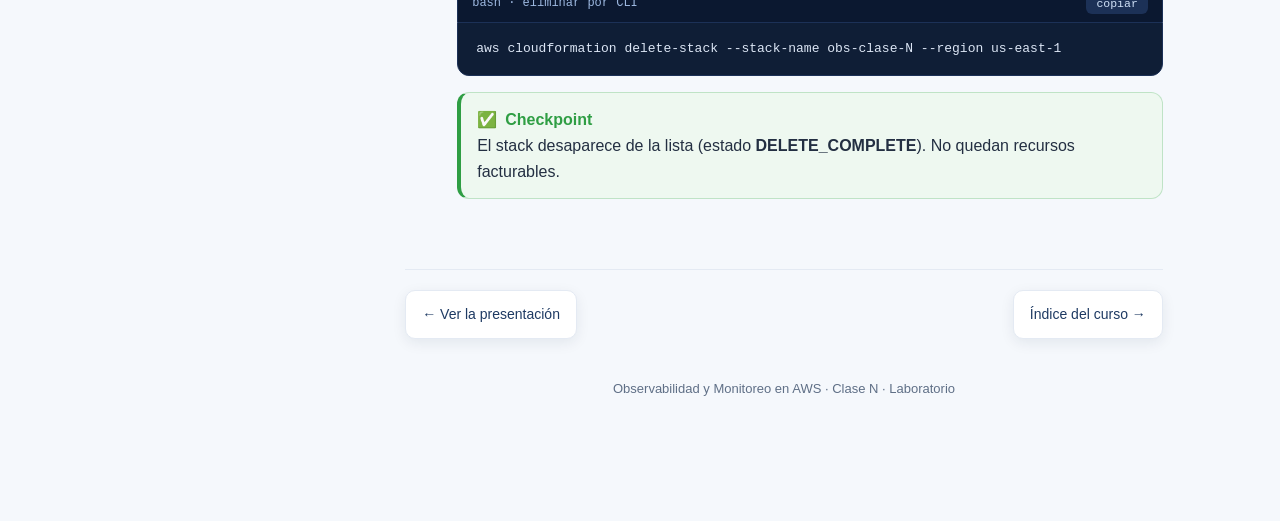
<file: docs/_plantilla/guia.plantilla.html>
<!doctype html>
<html lang="es">
<head>
  <meta charset="utf-8">
  <meta name="viewport" content="width=device-width, initial-scale=1">
  <title>Plantilla de guía de laboratorio — Observabilidad y Monitoreo en AWS</title>
  <link rel="stylesheet" href="../../assets/css/guide.css">
  <link rel="icon" href="../../assets/img/logo-curso.svg">
</head>
<body>
<!--
  ============================================================================
  PLANTILLA DE GUÍA DE LABORATORIO (gold standard). Copiar esta estructura en
  clase-N/laboratorio/guia.html y reemplazar el contenido.
  Reglas:
   - Estilos SOLO desde ../../assets/css/guide.css. JS desde ../../assets/js/guide.js
   - La guía va DESDE abrir la consola de AWS HASTA terminar y limpiar.
   - Cada bloque de acción es un <div class="step">. La numeración es automática.
   - Usar .console-path para indicar la ruta de navegación en la consola.
   - Usar .checkpoint tras cada hito para que el alumno confirme el resultado.
   - Cada bloque de código va en <div class="code"> con .code-head + boton copiar.
   - Cerrar SIEMPRE con una sección de limpieza (borrar el stack) y costos.
  ============================================================================
-->

<header class="g-top">
  <img src="../../assets/img/logo-curso.svg" alt="">
  <div>
    <div class="g-title">Laboratorio · Clase N — Título del laboratorio</div>
    <div class="g-sub">Observabilidad y Monitoreo en AWS</div>
  </div>
  <span class="g-spacer"></span>
  <span class="g-badge">CloudFormation</span>
</header>

<div class="g-wrap">
  <!-- ---------------- SIDEBAR / TOC ---------------- -->
  <aside class="g-side">
    <p class="toc-title">Contenido</p>
    <nav>
      <a href="#intro">Introducción</a>
      <a href="#arquitectura">Arquitectura</a>
      <a href="#requisitos">Requisitos previos</a>
      <a href="#desplegar" class="">Desplegar el stack</a>
      <a href="#verificar">Verificar en la consola</a>
      <a href="#explorar">Explorar y experimentar</a>
      <a href="#troubleshooting">Troubleshooting</a>
      <a href="#limpieza">Limpieza</a>
    </nav>
  </aside>

  <!-- ---------------- CONTENIDO ---------------- -->
  <main class="g-main">
    <section id="intro">
      <span class="eyebrow">Clase N · Laboratorio</span>
      <h1>Título del laboratorio</h1>
      <p class="g-lead">Una o dos frases que describen qué vas a construir y qué vas a aprender operando estos servicios.</p>

      <div class="g-meta">
        <span class="m">⏱ <b>Duración</b>&nbsp;· 30–45 min</span>
        <span class="m">💵 <b>Costo</b>&nbsp;· &lt; USD 1 (si limpiás al terminar)</span>
        <span class="m">📊 <b>Nivel</b>&nbsp;· Intermedio</span>
        <span class="m">🌎 <b>Región sugerida</b>&nbsp;· us-east-1</span>
      </div>

      <div class="svc-row">
        <span class="svc-chip"><img src="../../assets/img/services/cloudwatch.svg" alt="">CloudWatch</span>
        <span class="svc-chip"><img src="../../assets/img/services/ec2.svg" alt="">EC2</span>
        <span class="svc-chip"><img src="../../assets/img/services/cloudformation.svg" alt="">CloudFormation</span>
      </div>
    </section>

    <section id="arquitectura">
      <h2>Arquitectura</h2>
      <p>Qué despliega la plantilla y cómo se conectan los recursos.</p>
      <table>
        <thead><tr><th>Recurso</th><th>Servicio</th><th>Para qué</th></tr></thead>
        <tbody>
          <tr><td>Instancia t3.micro</td><td>EC2</td><td>Carga a monitorear</td></tr>
          <tr><td>Namespace de métricas</td><td>CloudWatch</td><td>Recibe métricas del SO</td></tr>
        </tbody>
      </table>
    </section>

    <section id="requisitos">
      <h2>Requisitos previos</h2>
      <ul>
        <li>Cuenta de AWS con permisos para crear los recursos del laboratorio.</li>
        <li>Acceso a la consola web de AWS (no se requiere CLI, pero se muestra la alternativa).</li>
      </ul>
      <div class="warn"><b class="t">Atención al costo</b>Todos los recursos son de bajo costo, pero recordá ejecutar la <a href="#limpieza">limpieza</a> al terminar para no dejar nada corriendo.</div>
    </section>

    <section id="desplegar">
      <h2>Desplegar el stack</h2>
      <div class="steps">

        <div class="step">
          <h3>Iniciar sesión y elegir la región</h3>
          <p>Ingresá a la consola de AWS y seleccioná la región del laboratorio.</p>
          <div class="console-path"><b>Consola AWS</b><span class="sep">›</span> selector de región (arriba a la derecha) <span class="sep">›</span> <b>US East (N. Virginia) us-east-1</b></div>
        </div>

        <div class="step">
          <h3>Abrir CloudFormation y crear el stack</h3>
          <div class="console-path"><b>CloudFormation</b><span class="sep">›</span> Stacks <span class="sep">›</span> <b>Create stack</b> <span class="sep">›</span> With new resources</div>
          <p>Subí el archivo <code>template.yaml</code> de esta carpeta en <b>Upload a template file</b>.</p>
        </div>

        <div class="step">
          <h3>Nombre y parámetros</h3>
          <p>Poné un nombre al stack (por ejemplo <code>obs-clase-N</code>) y revisá los parámetros.</p>
          <div class="tip"><b class="t">Alternativa por CLI</b>Si preferís la línea de comandos:</div>
          <div class="code">
            <div class="code-head"><span>bash · desplegar por CLI</span><button class="copy-btn">copiar</button></div>
            <pre>aws cloudformation deploy \
  --stack-name obs-clase-N \
  --template-file template.yaml \
  --capabilities CAPABILITY_NAMED_IAM \
  --region us-east-1</pre>
          </div>
        </div>

        <div class="step">
          <h3>Confirmar y crear</h3>
          <p>Aceptá las capacidades (IAM) y presioná <b>Submit</b>. Esperá el estado <code>CREATE_COMPLETE</code>.</p>
          <div class="checkpoint"><div class="cp-title">Checkpoint</div>El stack aparece en estado <b>CREATE_COMPLETE</b> y la pestaña <b>Resources</b> lista los recursos creados.</div>
        </div>

      </div>
    </section>

    <section id="verificar">
      <h2>Verificar en la consola</h2>
      <div class="steps">
        <div class="step">
          <h3>Revisar el resultado</h3>
          <div class="console-path"><b>CloudWatch</b><span class="sep">›</span> Metrics <span class="sep">›</span> All metrics <span class="sep">›</span> <b>Curso/Obs</b></div>
          <p>Confirmá que la métrica aparece con datos.</p>
          <div class="checkpoint"><div class="cp-title">Checkpoint</div>Ves puntos de datos en el gráfico de la métrica.</div>
        </div>
      </div>
    </section>

    <section id="explorar">
      <h2>Explorar y experimentar</h2>
      <p>Ideas para profundizar y entender el comportamiento de los servicios.</p>
      <ul>
        <li>Cambiá un umbral y observá el efecto.</li>
        <li>Generá carga y mirá cómo reaccionan las métricas.</li>
      </ul>
    </section>

    <section id="troubleshooting">
      <h2>Troubleshooting</h2>
      <p>Problemas frecuentes y cómo resolverlos. Ideal para practicar diagnóstico.</p>
      <div class="trouble">
        <details>
          <summary>El stack queda en ROLLBACK_COMPLETE</summary>
          <p><span class="sym">Síntoma:</span> la creación falla y el stack se revierte.</p>
          <p><span class="fix">Solución:</span> abrí la pestaña <b>Events</b>, buscá el primer error (arriba del rollback) y corregí el parámetro o permiso indicado.</p>
        </details>
        <details>
          <summary>No aparecen métricas en CloudWatch</summary>
          <p><span class="sym">Síntoma:</span> el namespace está vacío.</p>
          <p><span class="fix">Solución:</span> esperá 3–5 minutos; verificá el rol/permisos de la instancia y que el agente esté corriendo.</p>
        </details>
      </div>
    </section>

    <section id="limpieza">
      <h2>Limpieza</h2>
      <div class="steps">
        <div class="step">
          <h3>Eliminar el stack</h3>
          <div class="console-path"><b>CloudFormation</b><span class="sep">›</span> Stacks <span class="sep">›</span> <b>obs-clase-N</b> <span class="sep">›</span> Delete</div>
          <div class="code">
            <div class="code-head"><span>bash · eliminar por CLI</span><button class="copy-btn">copiar</button></div>
            <pre>aws cloudformation delete-stack --stack-name obs-clase-N --region us-east-1</pre>
          </div>
          <div class="checkpoint"><div class="cp-title">Checkpoint</div>El stack desaparece de la lista (estado <b>DELETE_COMPLETE</b>). No quedan recursos facturables.</div>
        </div>
      </div>
    </section>

    <div class="g-nav">
      <a href="../presentacion/index.html">← Ver la presentación</a>
      <a href="../../README.md">Índice del curso →</a>
    </div>

    <footer class="g-foot">Observabilidad y Monitoreo en AWS · Clase N · Laboratorio</footer>
  </main>
</div>

<script src="../../assets/js/guide.js"></script>
</body>
</html>
</file>
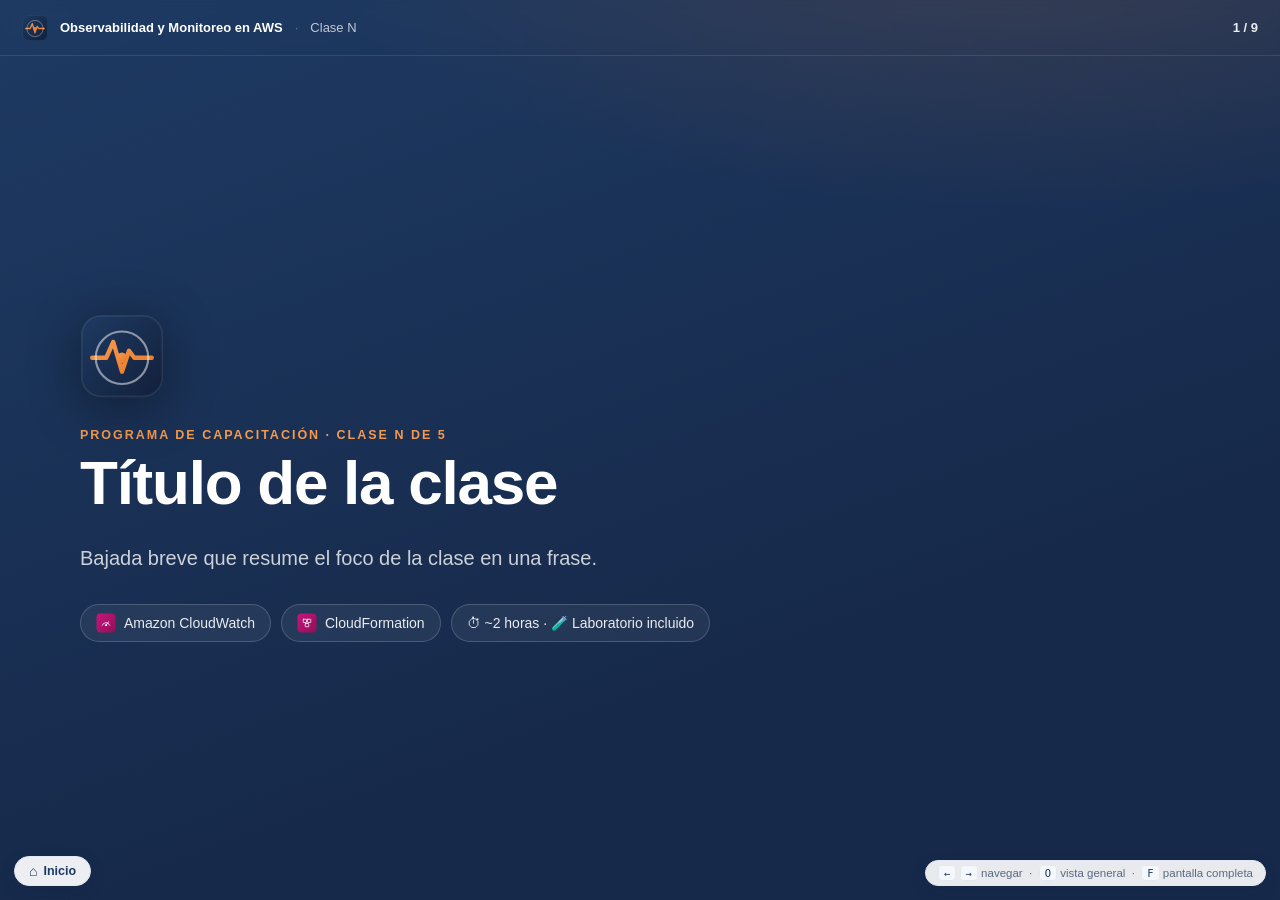
<file: docs/_plantilla/presentacion.plantilla.html>
<!doctype html>
<html lang="es">
<head>
  <meta charset="utf-8">
  <meta name="viewport" content="width=device-width, initial-scale=1">
  <title>Plantilla de presentación — Observabilidad y Monitoreo en AWS</title>
  <link rel="stylesheet" href="../../assets/css/slides.css">
  <link rel="icon" href="../../assets/img/logo-curso.svg">
</head>
<body>
<!--
  ============================================================================
  PLANTILLA DE PRESENTACIÓN (gold standard). Copiar esta estructura en
  clase-N/presentacion/index.html y reemplazar el contenido.
  Reglas:
   - Los estilos vienen SOLO de ../../assets/css/slides.css (no CSS inline).
   - Rutas a íconos: ../../assets/img/services/<slug>.svg
   - Cada .slide comienza con la barra .slide-top (marca + clase). El contador
     lo inyecta slides.js automáticamente.
   - Tipos de slide: --title, --section, --service, y contenido normal.
   - No sobrecargar: máx ~6 bullets o ~3 cards por slide para que no desborde.
  ============================================================================
-->
<div class="deck">

  <!-- ============ 1. PORTADA ============ -->
  <section class="slide slide--title">
    <header class="slide-top">
      <img src="../../assets/img/logo-curso.svg" alt="">
      <span class="st-course">Observabilidad y Monitoreo en AWS</span>
      <span class="st-sep">·</span>
      <span class="st-class">Clase N</span>
    </header>
    <div class="slide-inner">
      <img class="title-logo" src="../../assets/img/logo-curso.svg" alt="">
      <div class="eyebrow">Programa de capacitación · Clase N de 5</div>
      <h1>Título de la clase</h1>
      <p class="lead">Bajada breve que resume el foco de la clase en una frase.</p>
      <div class="title-meta">
        <span class="title-chip"><img src="../../assets/img/services/cloudwatch.svg" alt="">Amazon CloudWatch</span>
        <span class="title-chip"><img src="../../assets/img/services/cloudformation.svg" alt="">CloudFormation</span>
        <span class="title-chip">⏱ ~2 horas · 🧪 Laboratorio incluido</span>
      </div>
    </div>
  </section>

  <!-- ============ 2. OBJETIVOS ============ -->
  <section class="slide">
    <header class="slide-top">
      <img src="../../assets/img/logo-curso.svg" alt="">
      <span class="st-course">Observabilidad y Monitoreo en AWS</span>
      <span class="st-sep">·</span><span class="st-class">Clase N</span>
    </header>
    <div class="slide-inner">
      <div class="eyebrow">Objetivos</div>
      <h2>Qué vas a lograr en esta clase</h2>
      <ul class="checklist">
        <li>Objetivo de aprendizaje uno, accionable y concreto.</li>
        <li>Objetivo dos, ligado a un servicio o técnica.</li>
        <li>Objetivo tres.</li>
        <li>Objetivo cuatro: desplegar/operar algo real con CloudFormation.</li>
      </ul>
    </div>
  </section>

  <!-- ============ 3. DIVISOR DE SECCIÓN / MÓDULO ============ -->
  <section class="slide slide--section">
    <header class="slide-top">
      <img src="../../assets/img/logo-curso.svg" alt="">
      <span class="st-course">Observabilidad y Monitoreo en AWS</span>
      <span class="st-sep">·</span><span class="st-class">Clase N</span>
    </header>
    <div class="slide-inner">
      <div class="sec-index">MÓDULO 1</div>
      <h2>Nombre del módulo</h2>
      <p>Una línea que enmarca de qué trata este bloque.</p>
    </div>
  </section>

  <!-- ============ 4. PANORAMA DE SERVICIOS (grid de tiles) ============ -->
  <section class="slide">
    <header class="slide-top">
      <img src="../../assets/img/logo-curso.svg" alt="">
      <span class="st-course">Observabilidad y Monitoreo en AWS</span>
      <span class="st-sep">·</span><span class="st-class">Clase N</span>
    </header>
    <div class="slide-inner">
      <div class="eyebrow">Panorama</div>
      <h2>Servicios que vas a usar</h2>
      <div class="svc-grid">
        <div class="svc-tile"><img src="../../assets/img/services/cloudwatch.svg" alt=""><span class="n">CloudWatch</span><span class="d">Métricas, alarmas y dashboards</span></div>
        <div class="svc-tile"><img src="../../assets/img/services/ec2.svg" alt=""><span class="n">Amazon EC2</span><span class="d">Cómputo a monitorear</span></div>
        <div class="svc-tile"><img src="../../assets/img/services/cloudformation.svg" alt=""><span class="n">CloudFormation</span><span class="d">Infra como código</span></div>
        <div class="svc-tile"><img src="../../assets/img/services/systems-manager.svg" alt=""><span class="n">Systems Manager</span><span class="d">Config del agente</span></div>
      </div>
    </div>
  </section>

  <!-- ============ 5. SERVICIO EN DETALLE ============ -->
  <section class="slide slide--service">
    <header class="slide-top">
      <img src="../../assets/img/logo-curso.svg" alt="">
      <span class="st-course">Observabilidad y Monitoreo en AWS</span>
      <span class="st-sep">·</span><span class="st-class">Clase N</span>
    </header>
    <div class="slide-inner">
      <div class="service-hero">
        <img src="../../assets/img/services/cloudwatch.svg" alt="">
        <div>
          <span class="cat">Management &amp; Governance</span>
          <h2>Amazon CloudWatch</h2>
        </div>
      </div>
      <div class="cols">
        <div>
          <h3>Qué es</h3>
          <p>Explicación en 2–3 frases de para qué sirve y cuándo se usa.</p>
          <h3>Conceptos clave</h3>
          <ul>
            <li><strong>Concepto A:</strong> definición corta.</li>
            <li><strong>Concepto B:</strong> definición corta.</li>
          </ul>
        </div>
        <div class="card card--accent">
          <h3>💡 En este curso</h3>
          <p>Cómo encaja este servicio en el laboratorio de la clase.</p>
          <span class="pill pill--orange">Se usa en el lab</span>
        </div>
      </div>
    </div>
  </section>

  <!-- ============ 6. DIAGRAMA DE ARQUITECTURA (flow con nodos) ============ -->
  <section class="slide">
    <header class="slide-top">
      <img src="../../assets/img/logo-curso.svg" alt="">
      <span class="st-course">Observabilidad y Monitoreo en AWS</span>
      <span class="st-sep">·</span><span class="st-class">Clase N</span>
    </header>
    <div class="slide-inner">
      <div class="eyebrow">Arquitectura del laboratorio</div>
      <h2>Cómo fluyen los datos</h2>
      <div class="arch">
        <div class="flow">
          <div class="node"><img src="../../assets/img/services/ec2.svg" alt=""><span class="lbl">EC2 + Agent</span><span class="sub">métricas del SO</span></div>
          <span class="arrow">→</span>
          <div class="node"><img src="../../assets/img/services/cloudwatch.svg" alt=""><span class="lbl">CloudWatch</span><span class="sub">métricas</span></div>
          <span class="arrow">→</span>
          <div class="node"><img src="../../assets/img/services/cloudwatch-alarms.svg" alt=""><span class="lbl">Alarma</span><span class="sub">umbral</span></div>
          <span class="arrow">→</span>
          <div class="node"><img src="../../assets/img/services/sns.svg" alt=""><span class="lbl">SNS</span><span class="sub">notifica</span></div>
        </div>
        <p class="arch-caption">Flujo de extremo a extremo del laboratorio de esta clase.</p>
      </div>
    </div>
  </section>

  <!-- ============ 7. CONTENIDO 2 COLUMNAS + CALLOUT ============ -->
  <section class="slide">
    <header class="slide-top">
      <img src="../../assets/img/logo-curso.svg" alt="">
      <span class="st-course">Observabilidad y Monitoreo en AWS</span>
      <span class="st-sep">·</span><span class="st-class">Clase N</span>
    </header>
    <div class="slide-inner">
      <div class="eyebrow">Concepto</div>
      <h2>Título del concepto</h2>
      <div class="cols">
        <div>
          <p>Explicación del concepto con foco práctico.</p>
          <ul>
            <li>Punto uno.</li>
            <li>Punto dos.</li>
          </ul>
        </div>
        <div>
          <div class="code">
            <pre><span class="c"># ejemplo de CLI o snippet CFN</span>
aws cloudwatch put-metric-data \
  --namespace <span class="s">"Curso/Obs"</span> \
  --metric-name <span class="s">"Requests"</span> \
  --value <span class="s">1</span></pre>
          </div>
          <div class="callout callout--tip">
            <div class="callout-title">Buena práctica</div>
            <p>Un consejo accionable relacionado al concepto.</p>
          </div>
        </div>
      </div>
    </div>
  </section>

  <!-- ============ 8. SLIDE DE LABORATORIO ============ -->
  <section class="slide">
    <header class="slide-top">
      <img src="../../assets/img/logo-curso.svg" alt="">
      <span class="st-course">Observabilidad y Monitoreo en AWS</span>
      <span class="st-sep">·</span><span class="st-class">Clase N</span>
    </header>
    <div class="slide-inner">
      <div class="eyebrow">Manos a la obra</div>
      <h2>Laboratorio de la clase</h2>
      <div class="callout callout--lab">
        <div class="callout-title">🧪 Qué vas a construir</div>
        <p>Descripción del entregable del laboratorio en 2–3 frases, con los recursos principales que despliega el CloudFormation.</p>
      </div>
      <div class="cards g3">
        <div class="card"><h3>1 · Desplegar</h3><p>Crear el stack con la plantilla.</p></div>
        <div class="card"><h3>2 · Verificar</h3><p>Comprobar en la consola que todo funciona.</p></div>
        <div class="card"><h3>3 · Troubleshooting</h3><p>Romper y reparar para explorar los servicios.</p></div>
      </div>
      <p class="muted" style="margin-top:16px">Guía paso a paso: <code>laboratorio/guia.html</code> · Plantilla: <code>laboratorio/template.yaml</code></p>
    </div>
  </section>

  <!-- ============ 9. CIERRE ============ -->
  <section class="slide slide--section">
    <header class="slide-top">
      <img src="../../assets/img/logo-curso.svg" alt="">
      <span class="st-course">Observabilidad y Monitoreo en AWS</span>
      <span class="st-sep">·</span><span class="st-class">Clase N</span>
    </header>
    <div class="slide-inner">
      <div class="sec-index">RESUMEN</div>
      <h2>Lo que te llevás</h2>
      <ul>
        <li>Idea clave uno.</li>
        <li>Idea clave dos.</li>
        <li>Próximo paso: hacer el laboratorio y pasar a la Clase N+1.</li>
      </ul>
    </div>
  </section>

</div>
<script src="../../assets/js/slides.js"></script>
</body>
</html>
</file>
<file: assets/css/slides.css>
/* ==========================================================================
   Observabilidad y Monitoreo en AWS — Sistema de presentaciones (slides.css)
   Tema compartido por las 5 clases. NO editar por clase: garantiza coherencia.
   ========================================================================== */

:root {
  --navy:      #16294a;
  --navy-2:    #1e3a63;
  --navy-3:    #24457a;
  --orange:    #e8792b;
  --orange-2:  #f59a4d;
  --accent-ink:#b3590f;   /* naranja oscurecido para TEXTO sobre fondos claros (contraste AA) */
  --ink:       #1f2a3a;
  --muted:     #5a6b82;
  --paper:     #ffffff;
  --paper-2:   #f4f7fb;
  --cream:     #fdeee0;
  --line:      #e2e8f2;
  --ok:        #2f9e44;
  --warn:      #e8792b;
  --danger:    #d6455d;
  --code-bg:   #0f1e36;

  --maxw: 1120px;
  --slide-pad: clamp(28px, 5vw, 72px);
  --font: -apple-system, BlinkMacSystemFont, "Segoe UI", Roboto, Helvetica, Arial, sans-serif;
  --mono: "SFMono-Regular", ui-monospace, "JetBrains Mono", "Cascadia Code", Menlo, Consolas, monospace;

  --shadow: 0 18px 48px rgba(16, 32, 60, .16);
  --shadow-sm: 0 6px 18px rgba(16, 32, 60, .10);
}

* { box-sizing: border-box; }

html, body {
  margin: 0; padding: 0; height: 100%;
  background: var(--navy);
  color: var(--ink);
  font-family: var(--font);
  -webkit-font-smoothing: antialiased;
  text-rendering: optimizeLegibility;
}

/* --------------------------------------------------------------- Deck ----- */
.deck { position: relative; height: 100vh; overflow: hidden; }

.slide {
  position: absolute; inset: 0;
  display: none;
  flex-direction: column;
  padding: var(--slide-pad);
  background: var(--paper);
  overflow: auto;
  animation: slideIn .32s ease;
}
.slide.is-active { display: flex; }

@keyframes slideIn {
  from { opacity: 0; transform: translateY(10px); }
  to   { opacity: 1; transform: translateY(0); }
}

.slide-inner {
  width: 100%;
  max-width: var(--maxw);
  margin: auto;
}

/* Barra superior de marca ------------------------------------------------- */
.slide-top {
  position: absolute;
  top: 0; left: 0; right: 0;
  height: 56px;
  display: flex; align-items: center; gap: 12px;
  padding: 0 22px;
  font-size: 13px; color: var(--muted);
  border-bottom: 1px solid var(--line);
  background: rgba(255,255,255,.85);
  backdrop-filter: blur(4px);
  z-index: 5;
}
.slide-top img { width: 26px; height: 26px; border-radius: 7px; }
.slide-top .st-course { font-weight: 700; color: var(--navy); }
.slide-top .st-sep { color: #7a89a1; }
.slide-top .st-class { color: var(--muted); }
.slide-top .st-spacer { flex: 1; }
.slide-top .st-count { font-variant-numeric: tabular-nums; font-weight: 600; color: var(--navy-2); }

/* contador, separador y nombre de clase legibles sobre slides oscuras */
.slide--title .slide-top .st-count,
.slide--section .slide-top .st-count { color: rgba(255,255,255,.9); }
.slide--title .slide-top .st-sep,
.slide--section .slide-top .st-sep { color: rgba(255,255,255,.3); }
.slide--title .slide-top .st-class,
.slide--section .slide-top .st-class { color: rgba(255,255,255,.72); }

/* Texto del cuerpo legible sobre slides oscuras (portada, divisores, cierre).
   En estos decks las slides oscuras solo contienen texto (sin tarjetas ni
   callouts de fondo claro), por lo que aclarar todo el texto es seguro. */
.slide--title, .slide--section { color: rgba(255,255,255,.88); }
.slide--title p, .slide--title li, .slide--title ul, .slide--title ol,
.slide--section p, .slide--section li, .slide--section ul, .slide--section ol {
  color: rgba(255,255,255,.88);
}
.slide--title h1, .slide--title h2, .slide--title h3, .slide--title strong,
.slide--section h1, .slide--section h2, .slide--section h3, .slide--section strong {
  color: #ffffff;
}
.slide--title li::marker, .slide--section li::marker { color: var(--orange-2); }
/* si una slide oscura usara eyebrow, mantenerlo brillante (no el naranja de texto) */
.slide--title .eyebrow, .slide--section .eyebrow { color: var(--orange-2); }

.slide { padding-top: calc(56px + var(--slide-pad)); }

/* Barra de progreso ------------------------------------------------------- */
.deck-progress {
  position: fixed; left: 0; bottom: 0; height: 4px;
  background: linear-gradient(90deg, var(--orange-2), var(--orange));
  width: 0%; z-index: 20; transition: width .3s ease;
}

/* Ayuda de navegación ----------------------------------------------------- */
.deck-hint {
  position: fixed; right: 14px; bottom: 14px; z-index: 20;
  font-size: 11.5px; color: var(--muted);
  background: rgba(255,255,255,.9); border: 1px solid var(--line);
  border-radius: 999px; padding: 6px 12px; box-shadow: var(--shadow-sm);
}
.deck-hint kbd {
  font-family: var(--mono); font-size: 10.5px;
  background: var(--paper-2); border: 1px solid var(--line);
  border-radius: 4px; padding: 1px 5px; color: var(--navy-2);
}

/* Botón para volver al inicio del curso (inyectado por slides.js) */
.deck-home {
  position: fixed; left: 14px; bottom: 14px; z-index: 21;
  display: inline-flex; align-items: center; gap: 6px;
  font-size: 12.5px; font-weight: 700; text-decoration: none;
  color: var(--navy-2); background: rgba(255,255,255,.92);
  border: 1px solid var(--line); border-radius: 999px; padding: 7px 14px;
  box-shadow: var(--shadow-sm); backdrop-filter: blur(4px);
}
.deck-home:hover { border-color: var(--orange); color: var(--orange); }
.deck-home .h-ico { font-size: 14px; line-height: 1; }

/* ------------------------------------------------------------ Tipografía -- */
h1, h2, h3 { color: var(--navy); line-height: 1.12; margin: 0 0 .4em; letter-spacing: -.01em; }
.slide h2 {
  font-size: clamp(26px, 3.4vw, 40px);
  padding-bottom: .35em; position: relative;
}
.slide h2::after {
  content: ""; position: absolute; left: 0; bottom: 0;
  width: 62px; height: 4px; border-radius: 3px; background: var(--orange);
}
.slide h3 { font-size: clamp(18px, 2.1vw, 23px); color: var(--navy-2); }
.slide p { font-size: clamp(15px, 1.55vw, 18px); line-height: 1.6; color: var(--ink); }
.eyebrow {
  text-transform: uppercase; letter-spacing: .16em; font-weight: 700;
  font-size: 12.5px; color: var(--accent-ink); margin-bottom: .5em;
}
.lead { font-size: clamp(16px, 1.8vw, 20px) !important; color: var(--muted) !important; }

ul, ol { margin: .2em 0 0; padding-left: 1.15em; }
li { font-size: clamp(15px, 1.55vw, 18px); line-height: 1.62; margin: .3em 0; color: var(--ink); }
li::marker { color: var(--orange); }
li strong { color: var(--navy-2); }

.muted { color: var(--muted); }
.accent { color: var(--accent-ink); }
mark { background: #fde8d3; color: var(--navy); padding: 0 .25em; border-radius: 3px; }

/* -------------------------------------------------- Slide de portada ------ */
.slide--title {
  background:
    radial-gradient(1200px 500px at 80% -10%, rgba(232,121,43,.16), transparent 60%),
    linear-gradient(160deg, var(--navy-2), var(--navy) 70%);
  color: #fff; justify-content: center;
}
.slide--title .slide-top { background: transparent; border-color: rgba(255,255,255,.10); color: rgba(255,255,255,.7); }
.slide--title .slide-top .st-course { color: #fff; }
.slide--title h1 { color: #fff; font-size: clamp(34px, 5.4vw, 62px); letter-spacing: -.02em; }
.slide--title .eyebrow { color: var(--orange-2); }
.slide--title .lead { color: rgba(255,255,255,.78) !important; }
.slide--title .title-logo { width: 84px; height: 84px; margin-bottom: 26px; filter: drop-shadow(0 10px 26px rgba(0,0,0,.4)); }
.slide--title .title-meta {
  margin-top: 30px; display: flex; flex-wrap: wrap; gap: 10px;
}
.title-chip {
  display: inline-flex; align-items: center; gap: 8px;
  border: 1px solid rgba(255,255,255,.18); background: rgba(255,255,255,.06);
  color: rgba(255,255,255,.9); border-radius: 999px; padding: 8px 15px; font-size: 14px;
}
.title-chip img { width: 20px; height: 20px; }

/* -------------------------------------------------- Slide de sección ------ */
.slide--section {
  background: linear-gradient(160deg, var(--navy-2), var(--navy));
  color: #fff; justify-content: center;
}
.slide--section .slide-top { background: transparent; border-color: rgba(255,255,255,.10); color: rgba(255,255,255,.7); }
.slide--section .slide-top .st-course { color: #fff; }
.slide--section .sec-index { font-size: 15px; color: var(--orange-2); font-weight: 700; letter-spacing: .12em; }
.slide--section h2 { color: #fff; font-size: clamp(30px, 4.6vw, 52px); border: 0; }
.slide--section h2::after { display: none; }
.slide--section p { color: rgba(255,255,255,.8); }

/* -------------------------------------------------------- Grid utils ------ */
.cols { display: grid; grid-template-columns: 1fr 1fr; gap: clamp(18px, 2.6vw, 34px); align-items: start; }
.cols-3 { display: grid; grid-template-columns: repeat(3, 1fr); gap: 18px; }
.cols-1-2 { display: grid; grid-template-columns: 1fr 1.4fr; gap: clamp(18px, 2.6vw, 34px); align-items: center; }
@media (max-width: 820px) { .cols, .cols-3, .cols-1-2 { grid-template-columns: 1fr; } }

/* ---------------------------------------------------- Cards / tarjetas ---- */
.cards { display: grid; gap: 16px; }
.cards.g2 { grid-template-columns: 1fr 1fr; }
.cards.g3 { grid-template-columns: repeat(3, 1fr); }
.cards.g4 { grid-template-columns: repeat(2, 1fr); }
@media (max-width: 820px) { .cards.g2, .cards.g3, .cards.g4 { grid-template-columns: 1fr; } }

.card {
  background: var(--paper-2);
  border: 1px solid var(--line);
  border-radius: 14px;
  padding: 18px 20px;
  box-shadow: var(--shadow-sm);
}
.card h3 { display: flex; align-items: center; gap: 10px; margin-bottom: .35em; font-size: 18px; }
.card h3 img { width: 30px; height: 30px; }
.card p, .card li { font-size: 15px; margin: .25em 0; }
.card--accent { border-top: 3px solid var(--orange); }
.card--navy { background: var(--navy); color: #fff; border-color: var(--navy-3); }
.card--navy h3 { color: #fff; }
.card--navy p, .card--navy li { color: rgba(255,255,255,.85); }

/* ---------------------------------------------- Badges de servicios ------- */
.svc { display: inline-flex; align-items: center; gap: 10px; font-weight: 600; color: var(--navy-2); }
.svc img { width: 34px; height: 34px; }
.svc-grid { display: grid; grid-template-columns: repeat(auto-fill, minmax(150px, 1fr)); gap: 14px; }
.svc-tile {
  display: flex; flex-direction: column; align-items: center; gap: 10px; text-align: center;
  background: var(--paper-2); border: 1px solid var(--line); border-radius: 14px; padding: 18px 12px;
  box-shadow: var(--shadow-sm);
}
.svc-tile img { width: 52px; height: 52px; }
.svc-tile .n { font-weight: 700; color: var(--navy); font-size: 14.5px; }
.svc-tile .d { font-size: 12.5px; color: var(--muted); line-height: 1.4; }

/* Slide de servicio destacado --------------------------------------------- */
.slide--service .service-hero { display: flex; align-items: center; gap: 18px; margin-bottom: 18px; }
.slide--service .service-hero img { width: 72px; height: 72px; }
.slide--service .service-hero h2 { margin: 0; border: 0; }
.slide--service .service-hero h2::after { display: none; }
.slide--service .service-hero .cat {
  display: inline-block; margin-top: 6px; font-size: 12px; font-weight: 700;
  text-transform: uppercase; letter-spacing: .1em; color: var(--accent-ink);
}

/* --------------------------------------------------- Diagrama arquitectura */
.arch {
  background: var(--paper-2);
  border: 1px solid var(--line);
  border-radius: 16px;
  padding: clamp(16px, 2.4vw, 28px);
  box-shadow: var(--shadow-sm);
}
.arch svg { width: 100%; height: auto; display: block; }
.arch-caption { text-align: center; color: var(--muted); font-size: 13.5px; margin-top: 10px; }

/* nodos reutilizables para diagramas SVG en HTML (referencia) */
.flow { display: flex; align-items: center; justify-content: center; gap: 10px; flex-wrap: wrap; }
.node {
  display: flex; flex-direction: column; align-items: center; gap: 8px;
  background: #fff; border: 1.5px solid var(--line); border-radius: 12px;
  padding: 12px 14px; min-width: 104px; box-shadow: var(--shadow-sm);
}
.node img { width: 40px; height: 40px; }
.node .lbl { font-size: 12.5px; font-weight: 700; color: var(--navy); text-align: center; line-height: 1.2; }
.node .sub { font-size: 11px; color: var(--muted); }
.arrow { color: var(--accent-ink); font-size: 22px; font-weight: 700; }
.flow-col { display: flex; flex-direction: column; align-items: center; gap: 8px; }

/* ------------------------------------------------------------ Callouts ---- */
.callout {
  border-radius: 14px; padding: 16px 18px 16px 18px;
  border: 1px solid var(--line); background: var(--paper-2);
  position: relative; margin: 14px 0;
}
.callout .callout-title { font-weight: 800; margin-bottom: .25em; display: flex; align-items: center; gap: 8px; }
.callout p, .callout li { font-size: 15px; margin: .2em 0; }
.callout--lab { background: var(--cream); border-color: #f4c69a; }
.callout--lab .callout-title { color: var(--accent-ink); }
.callout--tip { background: #eef8f0; border-color: #bfe3c6; }
.callout--tip .callout-title { color: var(--ok); }
.callout--warn { background: #fdf0ef; border-color: #f3c2c2; }
.callout--warn .callout-title { color: var(--danger); }
.callout--info { background: #eef3fb; border-color: #c8d8ef; }
.callout--info .callout-title { color: var(--navy-3); }

/* ------------------------------------------------------------ Código ------ */
pre, code { font-family: var(--mono); }
pre {
  background: var(--code-bg); color: #dce6f5;
  border-radius: 12px; padding: 16px 18px; overflow: auto;
  font-size: 13.5px; line-height: 1.55; border: 1px solid #1c3157;
  box-shadow: var(--shadow-sm);
}
pre .c { color: #7b93b8; }         /* comentario */
pre .k { color: #f59a4d; }         /* keyword */
pre .s { color: #8fd3a6; }         /* string */
pre .p { color: #9db8e0; }         /* propiedad */
code:not(pre code) {
  background: var(--paper-2); border: 1px solid var(--line);
  border-radius: 5px; padding: 1px 6px; font-size: .92em; color: var(--navy-2);
}

/* Tabla ------------------------------------------------------------------- */
table { border-collapse: collapse; width: 100%; font-size: 14.5px; }
th, td { text-align: left; padding: 10px 12px; border-bottom: 1px solid var(--line); }
th { color: var(--navy); font-weight: 700; background: var(--paper-2); }
tr:last-child td { border-bottom: 0; }

/* Pills / etiquetas ------------------------------------------------------- */
.pill { display: inline-block; border-radius: 999px; padding: 3px 11px; font-size: 12.5px; font-weight: 700; }
.pill--orange { background: #fde8d3; color: #b85e15; }
.pill--navy { background: #e4ecf8; color: var(--navy-2); }
.pill--green { background: #e3f4e7; color: #1f7a35; }

/* Lista de objetivos ------------------------------------------------------ */
.checklist { list-style: none; padding: 0; }
.checklist li { position: relative; padding-left: 34px; margin: .5em 0; }
.checklist li::before {
  content: "✓"; position: absolute; left: 0; top: 1px;
  width: 22px; height: 22px; border-radius: 6px;
  background: var(--orange); color: #fff; font-size: 13px; font-weight: 800;
  display: grid; place-items: center;
}

/* ------------------------------------------------------ Vista overview ---- */
.deck.is-overview { overflow: auto; height: 100vh; background: var(--navy); padding: 26px; }
.deck.is-overview .slide {
  position: relative; inset: auto; display: flex;
  height: 220px; margin: 0; border-radius: 12px; overflow: hidden;
  transform: scale(1); cursor: pointer; box-shadow: var(--shadow);
  outline: 3px solid transparent; pointer-events: auto;
}
.deck.is-overview {
  display: grid; grid-template-columns: repeat(auto-fill, minmax(300px, 1fr)); gap: 18px;
}
.deck.is-overview .slide * { pointer-events: none; }
.deck.is-overview .slide.is-active { outline-color: var(--orange); }
.deck.is-overview .slide-top { position: absolute; }
.deck.is-overview .deck-progress,
.deck.is-overview .deck-hint { display: none; }

/* ------------------------------------------------------------- Print ------ */
@media print {
  html, body { height: auto; background: #fff; }
  .deck { height: auto; overflow: visible; }
  .slide {
    position: relative; inset: auto; display: flex !important;
    height: 100vh; page-break-after: always; break-after: page;
    box-shadow: none;
  }
  .deck-progress, .deck-hint, .slide-top .st-count { display: none; }
}

/* ----------------------------------------------------------- Responsive --- */
@media (max-width: 560px) {
  .slide-top .st-class { display: none; }
  .deck-hint { display: none; }
}
</file>
<file: assets/css/guide.css>
/* ==========================================================================
   Observabilidad y Monitoreo en AWS — Guias de laboratorio (guide.css)
   Layout de documentacion: sidebar con TOC, pasos numerados, breadcrumbs de
   consola, checkpoints y bloques de codigo copiables. Compartido por clases.
   ========================================================================== */

:root {
  --navy:      #16294a;
  --navy-2:    #1e3a63;
  --navy-3:    #24457a;
  --orange:    #e8792b;
  --orange-2:  #f59a4d;
  --ink:       #232f42;
  --muted:     #5f6f86;
  --paper:     #ffffff;
  --paper-2:   #f5f8fc;
  --cream:     #fdeee0;
  --line:      #e4eaf3;
  --ok:        #2f9e44;
  --danger:    #d6455d;
  --code-bg:   #0f1e36;
  --sidebar-w: 288px;
  --font: -apple-system, BlinkMacSystemFont, "Segoe UI", Roboto, Helvetica, Arial, sans-serif;
  --mono: "SFMono-Regular", ui-monospace, "JetBrains Mono", "Cascadia Code", Menlo, Consolas, monospace;
  --shadow-sm: 0 4px 14px rgba(16,32,60,.08);
}

* { box-sizing: border-box; }
html { scroll-behavior: smooth; scroll-padding-top: 84px; }
body {
  margin: 0; font-family: var(--font); color: var(--ink); background: var(--paper-2);
  -webkit-font-smoothing: antialiased; line-height: 1.6;
}

/* ---------------------------------------------------------- Top bar ------- */
.g-top {
  position: sticky; top: 0; z-index: 30;
  display: flex; align-items: center; gap: 12px;
  height: 62px; padding: 0 20px;
  background: linear-gradient(120deg, var(--navy-2), var(--navy));
  color: #fff; box-shadow: 0 2px 10px rgba(0,0,0,.14);
}
.g-top img { width: 34px; height: 34px; border-radius: 8px; }
.g-top .g-title { font-weight: 700; font-size: 15px; line-height: 1.15; }
.g-top .g-sub { font-size: 12px; color: rgba(255,255,255,.7); }
.g-top .g-spacer { flex: 1; }
.g-top .g-badge {
  font-size: 12px; border: 1px solid rgba(255,255,255,.25); border-radius: 999px;
  padding: 5px 12px; color: rgba(255,255,255,.92);
}
/* Botón para volver al inicio del curso (inyectado por guide.js) */
.g-top .g-home {
  display: inline-flex; align-items: center; gap: 6px;
  font-size: 13px; font-weight: 600; text-decoration: none;
  color: #fff; background: rgba(255,255,255,.14);
  border: 1px solid rgba(255,255,255,.3); border-radius: 999px; padding: 6px 13px;
}
.g-top .g-home:hover { background: rgba(255,255,255,.26); }
.g-top .g-home .h-ico { font-size: 15px; line-height: 1; }
.g-top a.g-logo { display: inline-flex; }

/* ---------------------------------------------------------- Layout -------- */
.g-wrap { display: grid; grid-template-columns: var(--sidebar-w) 1fr; align-items: start; }

.g-side {
  position: sticky; top: 62px; align-self: start;
  height: calc(100vh - 62px); overflow: auto;
  border-right: 1px solid var(--line); background: var(--paper);
  padding: 22px 16px;
}
.g-side .toc-title {
  font-size: 11.5px; text-transform: uppercase; letter-spacing: .13em;
  color: var(--muted); font-weight: 700; margin: 0 8px 10px;
}
.g-side nav a {
  display: block; padding: 7px 10px; margin: 1px 0; border-radius: 8px;
  color: var(--navy-2); text-decoration: none; font-size: 13.5px;
  border-left: 3px solid transparent;
}
.g-side nav a:hover { background: var(--paper-2); }
.g-side nav a.active { background: #fdf1e7; color: var(--orange); border-left-color: var(--orange); font-weight: 600; }
.g-side nav a.sub { padding-left: 22px; font-size: 12.5px; color: var(--muted); }

.g-main { max-width: 860px; margin: 0 auto; padding: 34px clamp(18px, 4vw, 56px) 120px; width: 100%; }

@media (max-width: 900px) {
  .g-wrap { grid-template-columns: 1fr; }
  .g-side { display: none; }
}

/* ------------------------------------------------------ Tipografia -------- */
.g-main h1 { font-size: clamp(26px, 4vw, 34px); color: var(--navy); margin: 0 0 .3em; letter-spacing: -.01em; }
.g-main h2 {
  font-size: clamp(20px, 2.6vw, 26px); color: var(--navy); margin: 2em 0 .6em;
  padding-top: .4em; border-top: 1px solid var(--line);
}
.g-main h2:first-of-type { border-top: 0; }
.g-main h3 { font-size: 18px; color: var(--navy-2); margin: 1.4em 0 .4em; }
.g-main p, .g-main li { font-size: 15.5px; }
.g-main a { color: var(--orange); }
.g-lead { font-size: 17px !important; color: var(--muted); }
.eyebrow { text-transform: uppercase; letter-spacing: .15em; font-weight: 700; font-size: 12px; color: var(--orange); }

/* Meta de laboratorio (duracion, costo, nivel) ---------------------------- */
.g-meta { display: flex; flex-wrap: wrap; gap: 10px; margin: 18px 0 6px; }
.g-meta .m {
  display: inline-flex; align-items: center; gap: 7px;
  background: var(--paper); border: 1px solid var(--line); border-radius: 10px;
  padding: 8px 13px; font-size: 13px; color: var(--navy-2); box-shadow: var(--shadow-sm);
}
.g-meta .m b { color: var(--navy); }

/* ------------------------------------------------------------ Pasos ------- */
.step { position: relative; padding: 4px 0 6px 52px; margin: 26px 0; }
.step::before {
  counter-increment: step; content: counter(step);
  position: absolute; left: 0; top: 0;
  width: 36px; height: 36px; border-radius: 10px;
  background: linear-gradient(135deg, var(--orange-2), var(--orange));
  color: #fff; font-weight: 800; font-size: 16px;
  display: grid; place-items: center; box-shadow: var(--shadow-sm);
}
.steps { counter-reset: step; }
.step h3 { margin-top: .1em; }

/* Breadcrumb de consola AWS ----------------------------------------------- */
.console-path {
  display: inline-flex; align-items: center; flex-wrap: wrap; gap: 6px;
  background: #eef3fb; border: 1px solid #d3e0f2; border-radius: 8px;
  padding: 7px 12px; font-size: 13px; color: var(--navy-2); margin: 8px 0;
}
.console-path b { color: var(--navy); }
.console-path .sep { color: var(--orange); font-weight: 700; }
.console-path::before { content: "🧭"; margin-right: 2px; }

/* Checkpoint / verificacion ----------------------------------------------- */
.checkpoint {
  background: #eef8f0; border: 1px solid #bfe3c6; border-left: 4px solid var(--ok);
  border-radius: 12px; padding: 14px 16px; margin: 16px 0;
}
.checkpoint .cp-title { font-weight: 800; color: var(--ok); display: flex; align-items: center; gap: 8px; }
.checkpoint .cp-title::before { content: "✅"; }

/* Callouts ---------------------------------------------------------------- */
.note, .tip, .warn, .info {
  border-radius: 12px; padding: 13px 16px; margin: 14px 0; border: 1px solid var(--line);
  font-size: 14.5px; background: var(--paper);
}
.note  { border-left: 4px solid var(--navy-3); background: #eef3fb; }
.tip   { border-left: 4px solid var(--ok); background: #eef8f0; }
.warn  { border-left: 4px solid var(--danger); background: #fdf0ef; }
.info  { border-left: 4px solid var(--orange); background: var(--cream); }
.note b.t, .tip b.t, .warn b.t, .info b.t { display: block; margin-bottom: 3px; }
.tip b.t { color: var(--ok); } .warn b.t { color: var(--danger); }
.note b.t { color: var(--navy-3); } .info b.t { color: var(--orange); }

/* ------------------------------------------------------------ Codigo ------ */
.code {
  position: relative; margin: 14px 0;
}
.code pre {
  background: var(--code-bg); color: #dce6f5; border-radius: 12px;
  padding: 16px 18px; overflow: auto; font-family: var(--mono);
  font-size: 13px; line-height: 1.55; border: 1px solid #1c3157; margin: 0;
}
.code .code-head {
  display: flex; align-items: center; justify-content: space-between;
  background: #0b1830; color: #9db8e0; font-family: var(--mono); font-size: 12px;
  padding: 8px 14px; border: 1px solid #1c3157; border-bottom: 0;
  border-radius: 12px 12px 0 0;
}
.code .code-head + pre { border-radius: 0 0 12px 12px; }
.copy-btn {
  cursor: pointer; background: #1c3157; color: #cfe0f7; border: 0;
  border-radius: 6px; padding: 4px 10px; font-size: 11.5px; font-family: var(--mono);
}
.copy-btn:hover { background: #274476; }
.copy-btn.ok { background: var(--ok); color: #fff; }
code:not(pre code) {
  background: #eef2f8; border: 1px solid var(--line); border-radius: 5px;
  padding: 1px 6px; font-family: var(--mono); font-size: .9em; color: var(--navy-2);
}

/* Tabla ------------------------------------------------------------------- */
table { border-collapse: collapse; width: 100%; margin: 14px 0; font-size: 14px; background: var(--paper); border-radius: 10px; overflow: hidden; box-shadow: var(--shadow-sm); }
th, td { text-align: left; padding: 10px 13px; border-bottom: 1px solid var(--line); }
th { background: var(--navy); color: #fff; font-weight: 600; }
tr:last-child td { border-bottom: 0; }
tbody tr:nth-child(even) { background: var(--paper-2); }

/* Figura de diagrama de arquitectura embebida */
.arch-figure {
  margin: 18px 0; background: var(--paper); border: 1px solid var(--line);
  border-radius: 14px; padding: 14px; box-shadow: var(--shadow-sm); overflow-x: auto;
}
.arch-figure svg { width: 100%; min-width: 520px; height: auto; display: block; }
.arch-figure figcaption { color: var(--muted); font-size: 13px; text-align: center; margin-top: 10px; }

/* Troubleshooting (accordion) --------------------------------------------- */
.trouble details {
  background: var(--paper); border: 1px solid var(--line); border-radius: 12px;
  padding: 4px 16px; margin: 10px 0; box-shadow: var(--shadow-sm);
}
.trouble summary {
  cursor: pointer; font-weight: 700; color: var(--navy); padding: 12px 0;
  list-style: none; display: flex; align-items: center; gap: 10px;
}
.trouble summary::-webkit-details-marker { display: none; }
.trouble summary::before { content: "▶"; color: var(--orange); font-size: 12px; transition: transform .2s; }
.trouble details[open] summary::before { transform: rotate(90deg); }
.trouble .sym { color: var(--danger); font-weight: 700; }
.trouble .fix { color: var(--ok); font-weight: 700; }
.trouble details > *:not(summary) { margin: 8px 0; }

/* Service chips ----------------------------------------------------------- */
.svc-row { display: flex; flex-wrap: wrap; gap: 10px; margin: 14px 0; }
.svc-chip {
  display: inline-flex; align-items: center; gap: 8px; background: var(--paper);
  border: 1px solid var(--line); border-radius: 999px; padding: 6px 14px 6px 6px;
  font-size: 13.5px; font-weight: 600; color: var(--navy-2); box-shadow: var(--shadow-sm);
}
.svc-chip img { width: 26px; height: 26px; }

/* Progreso de lectura ----------------------------------------------------- */
.g-progress { position: fixed; top: 0; left: 0; height: 3px; background: linear-gradient(90deg, var(--orange-2), var(--orange)); width: 0; z-index: 40; }

/* Botones nav ------------------------------------------------------------- */
.g-nav { display: flex; justify-content: space-between; gap: 12px; margin-top: 48px; padding-top: 20px; border-top: 1px solid var(--line); }
.g-nav a {
  text-decoration: none; color: var(--navy-2); border: 1px solid var(--line);
  border-radius: 10px; padding: 12px 16px; font-size: 14px; background: var(--paper);
  box-shadow: var(--shadow-sm);
}
.g-nav a:hover { border-color: var(--orange); color: var(--orange); }

kbd {
  font-family: var(--mono); font-size: 12px; background: var(--paper-2);
  border: 1px solid var(--line); border-bottom-width: 2px; border-radius: 5px;
  padding: 1px 6px; color: var(--navy-2);
}

footer.g-foot { color: var(--muted); font-size: 13px; margin-top: 40px; text-align: center; }
</file>
